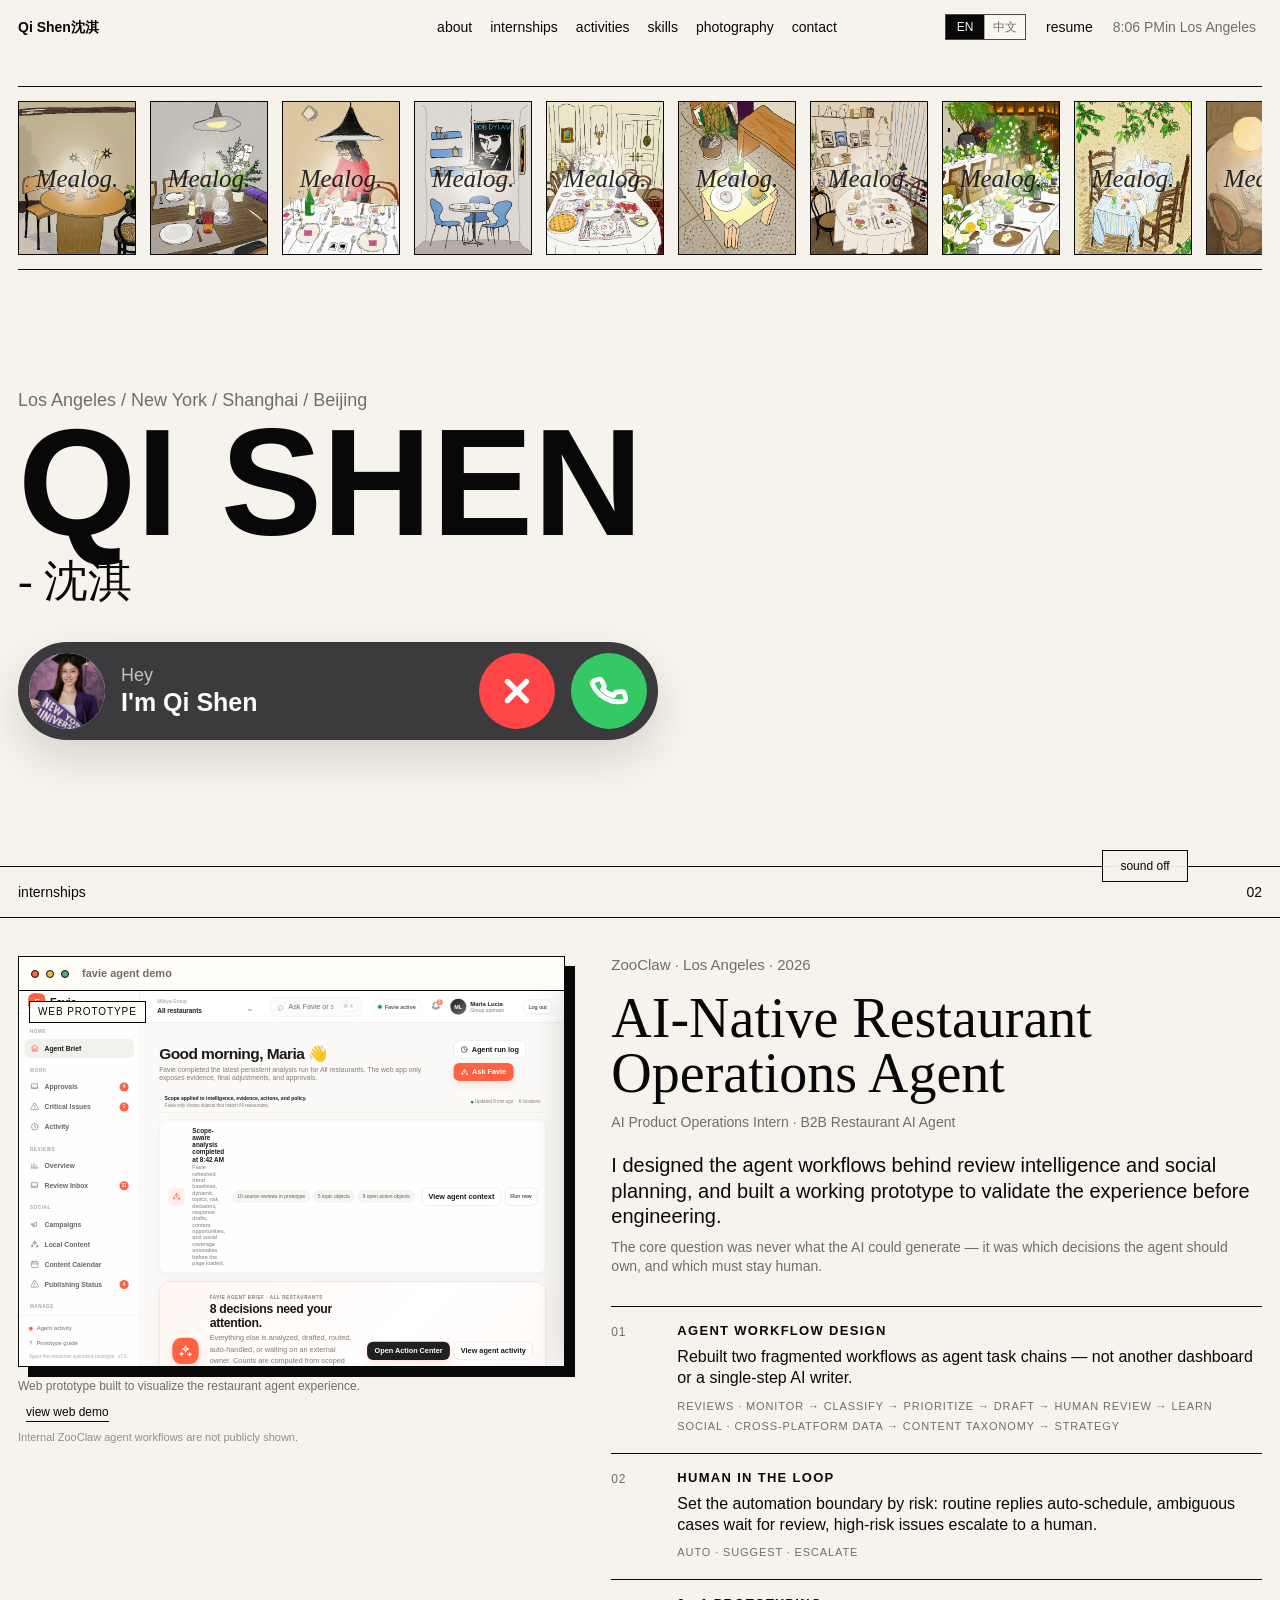
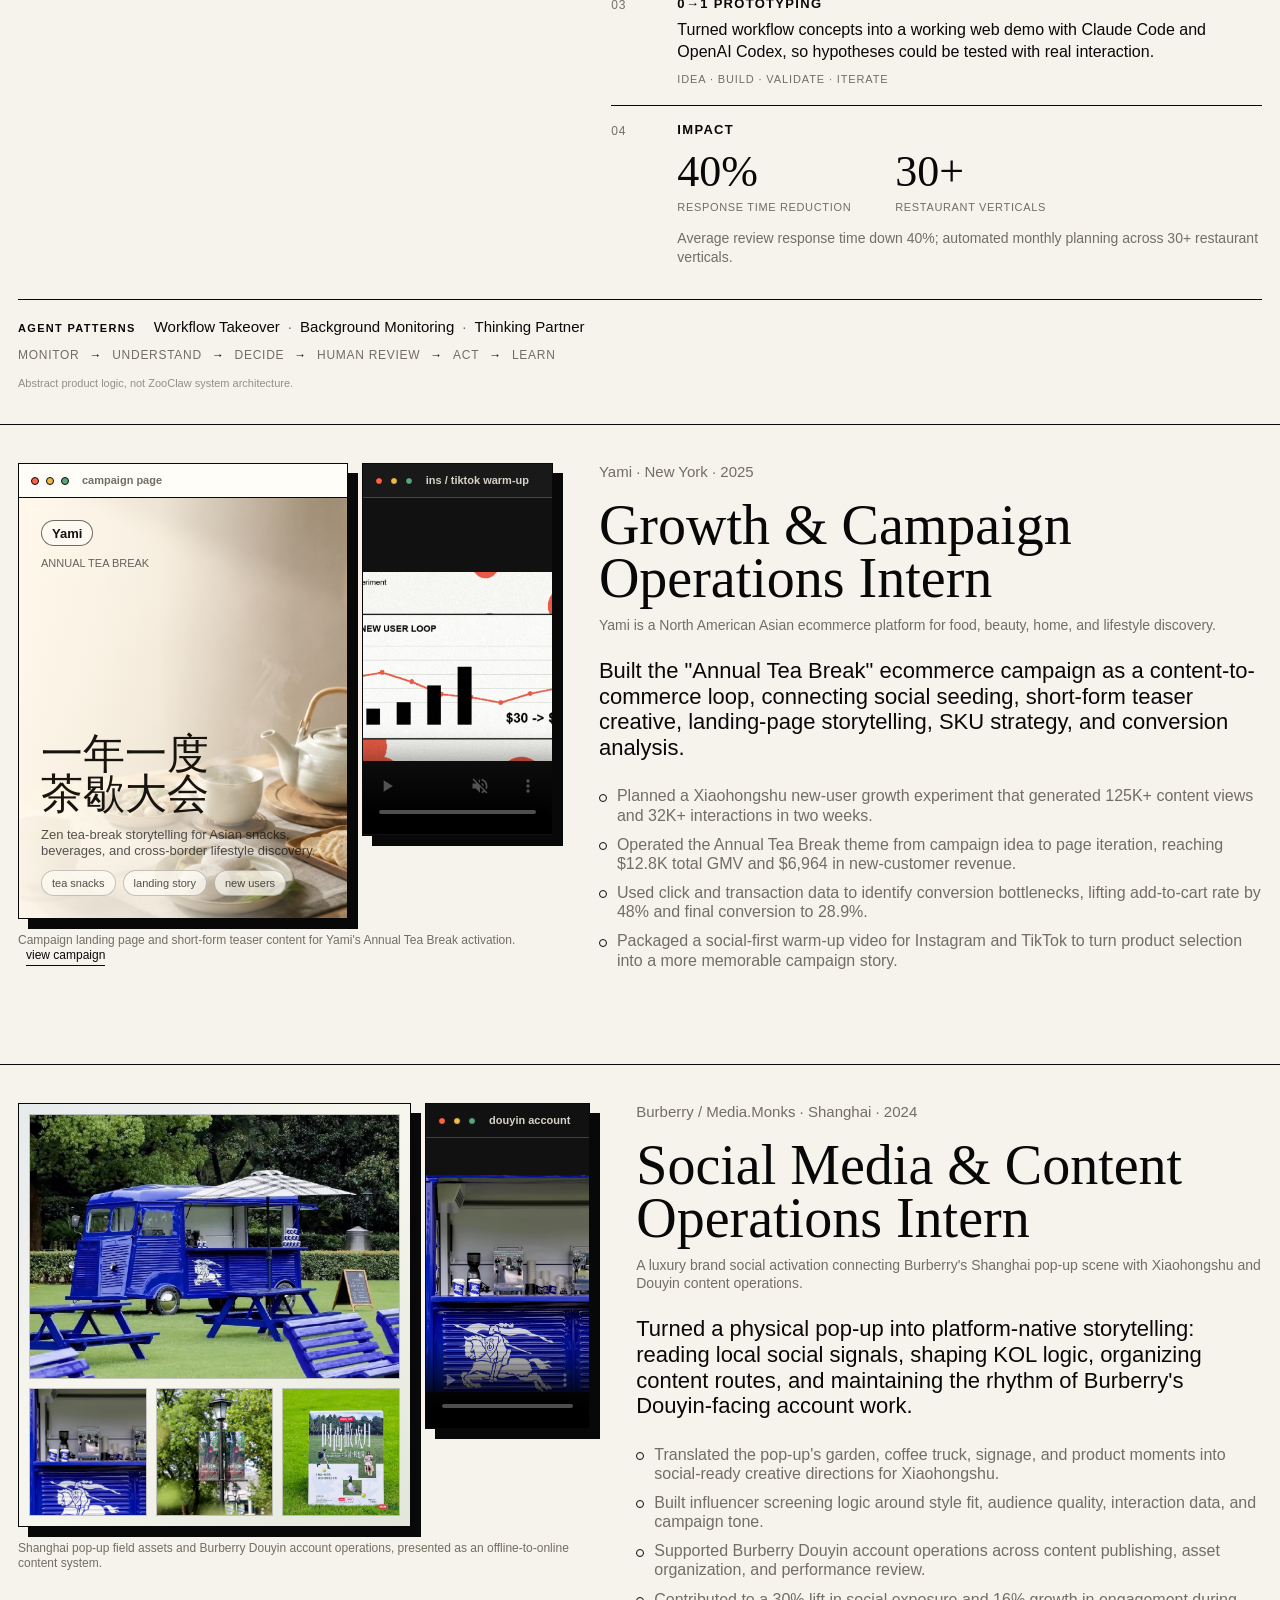
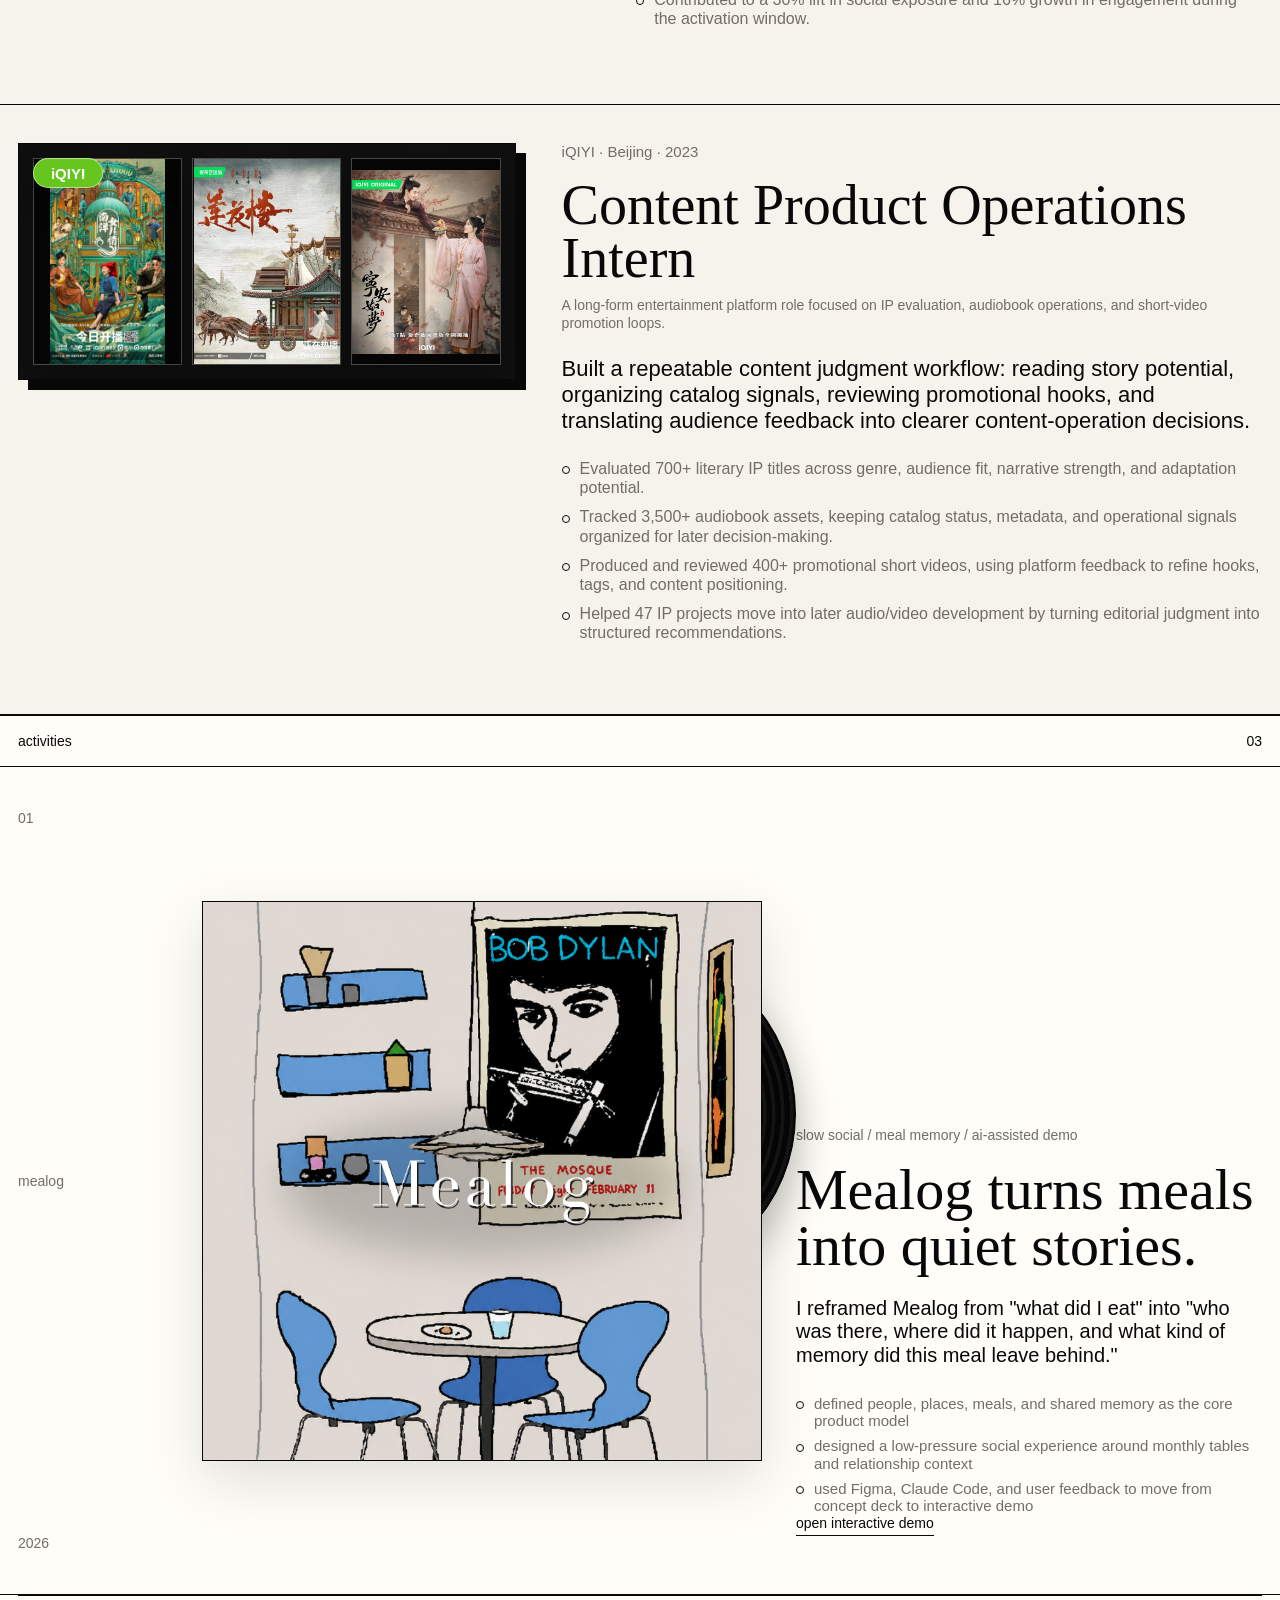
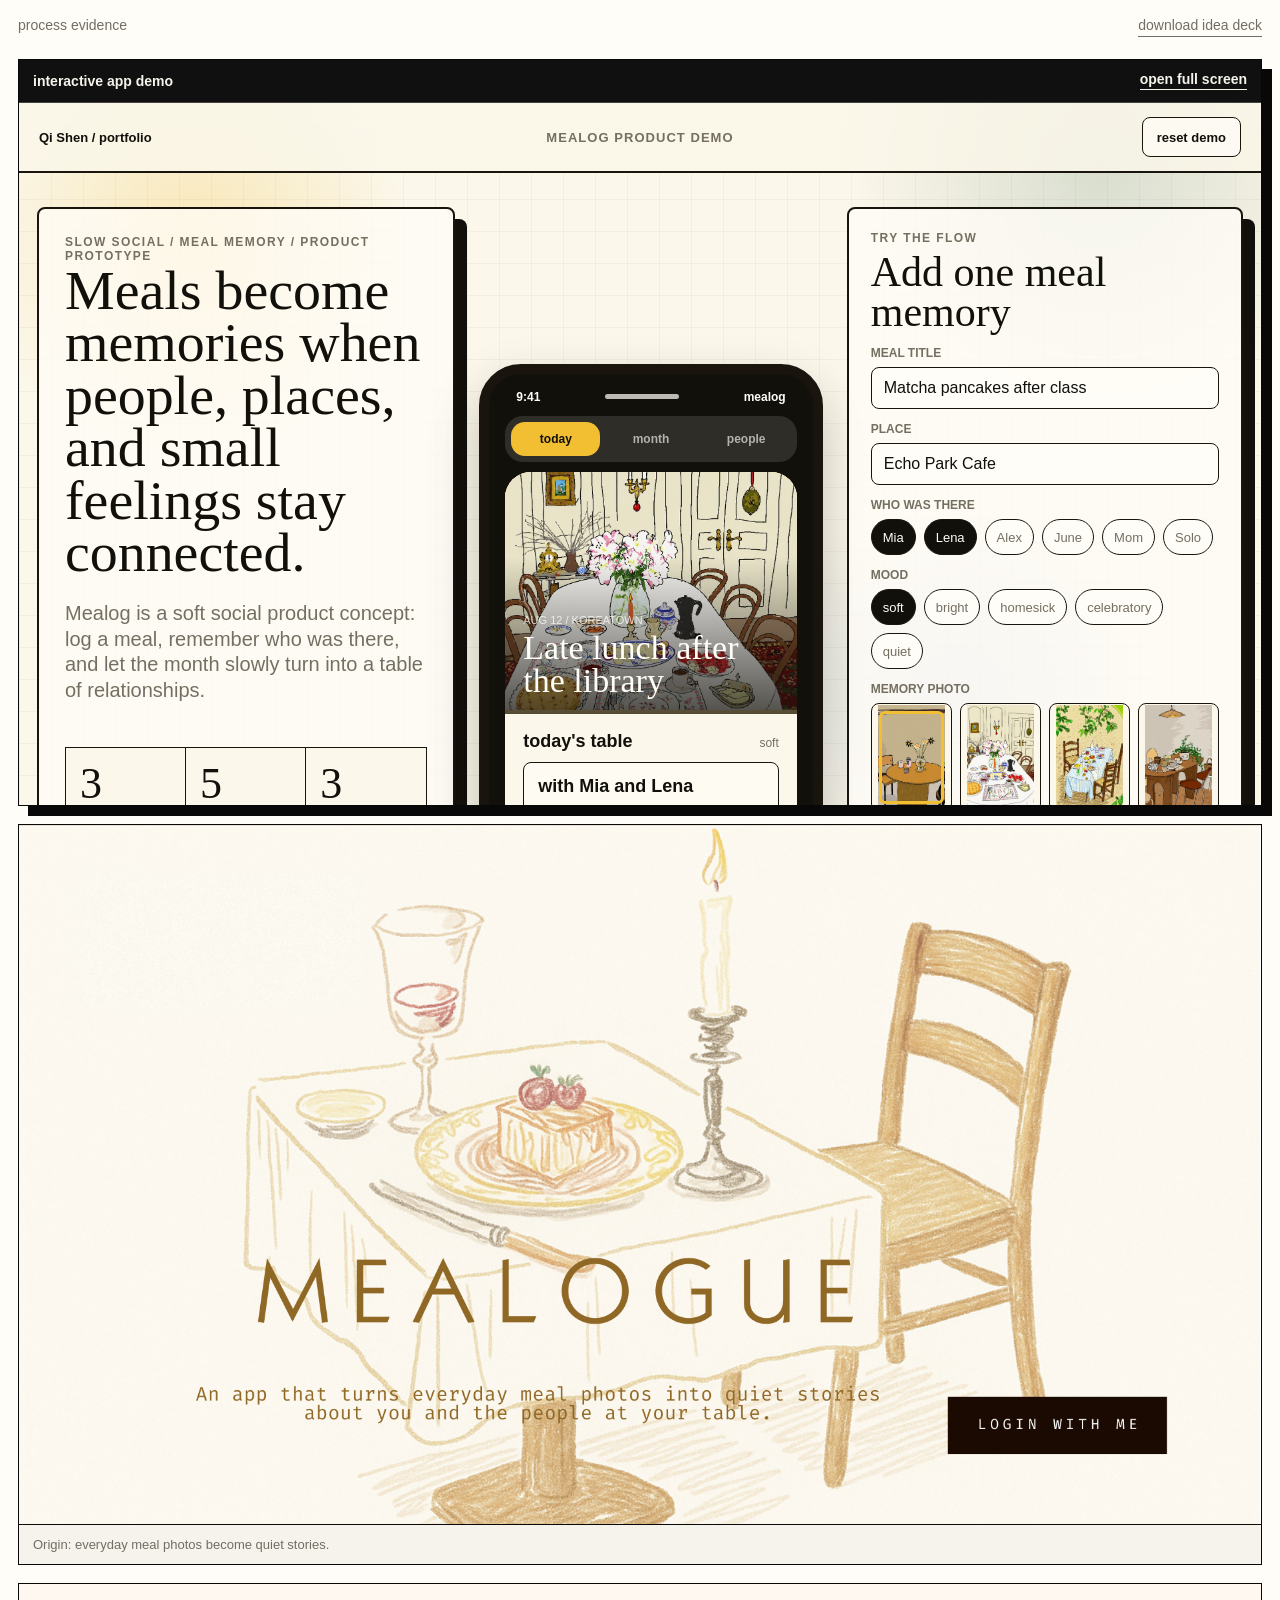
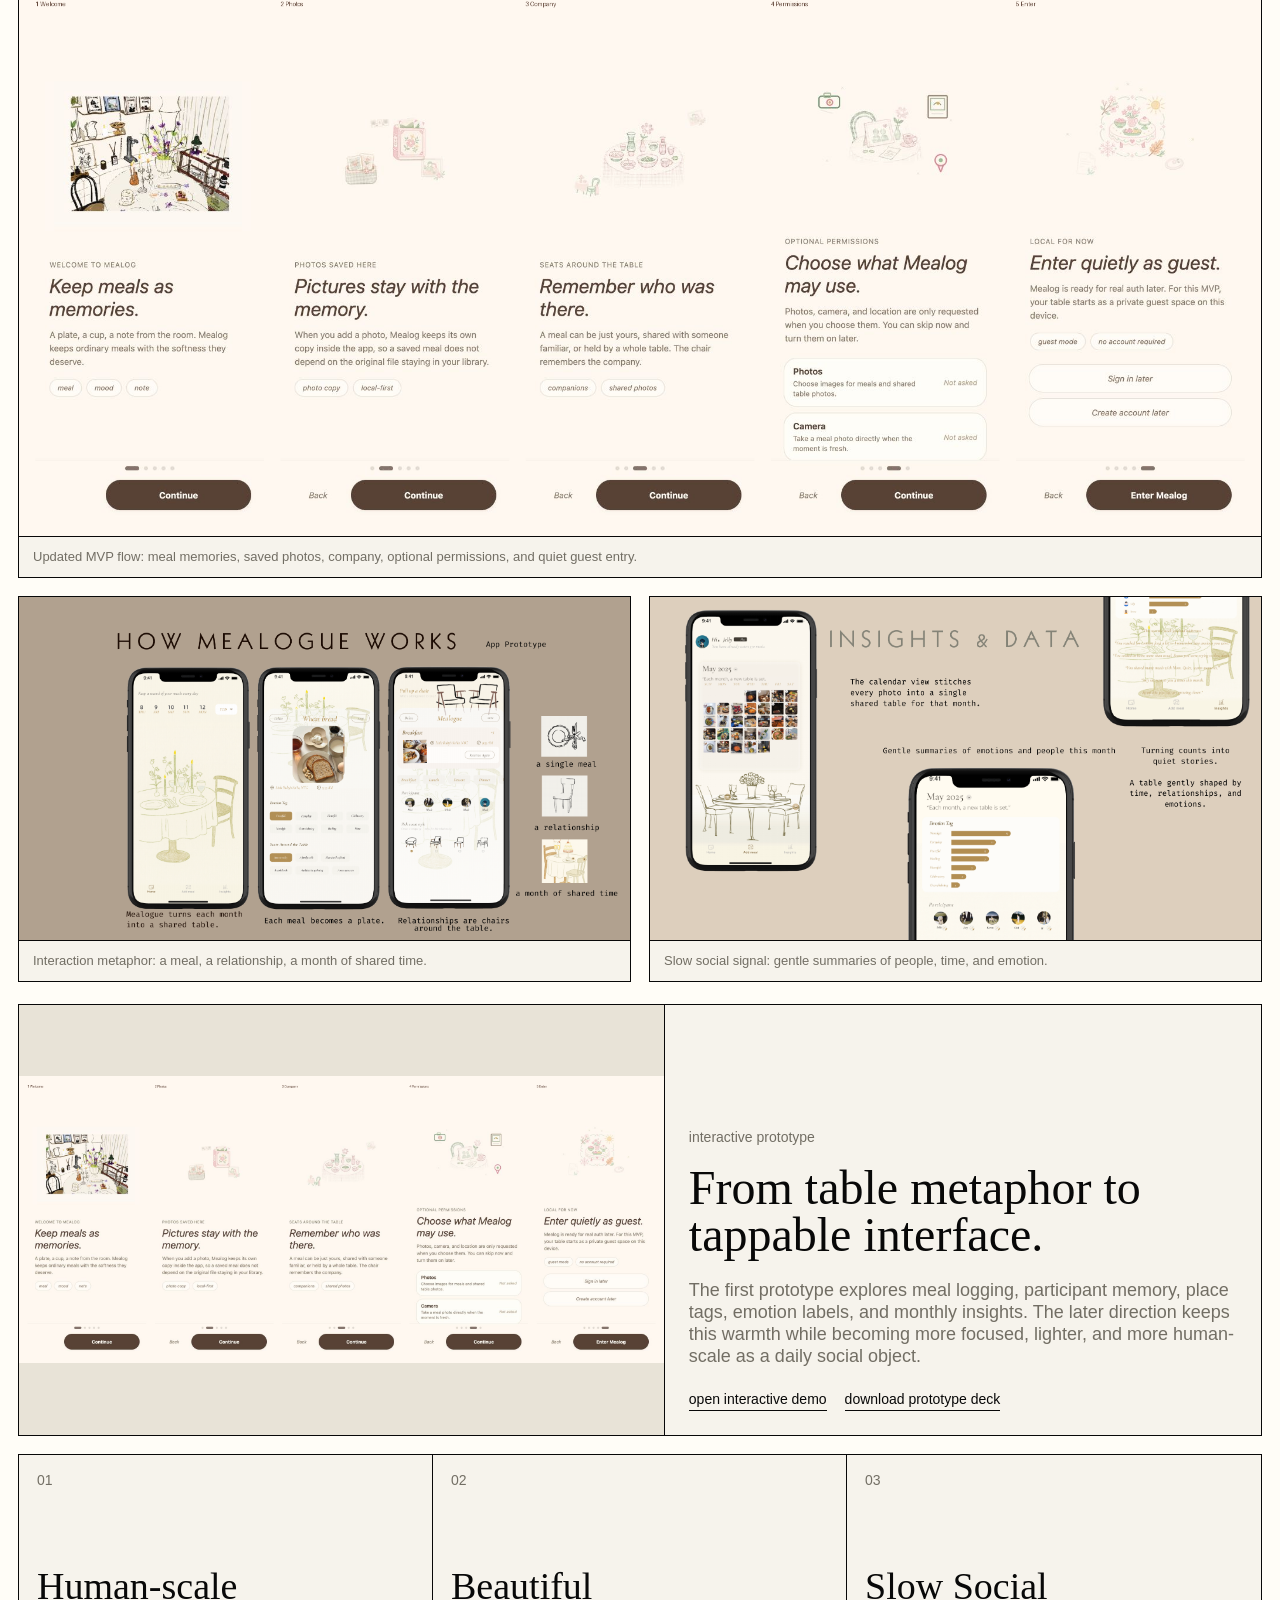
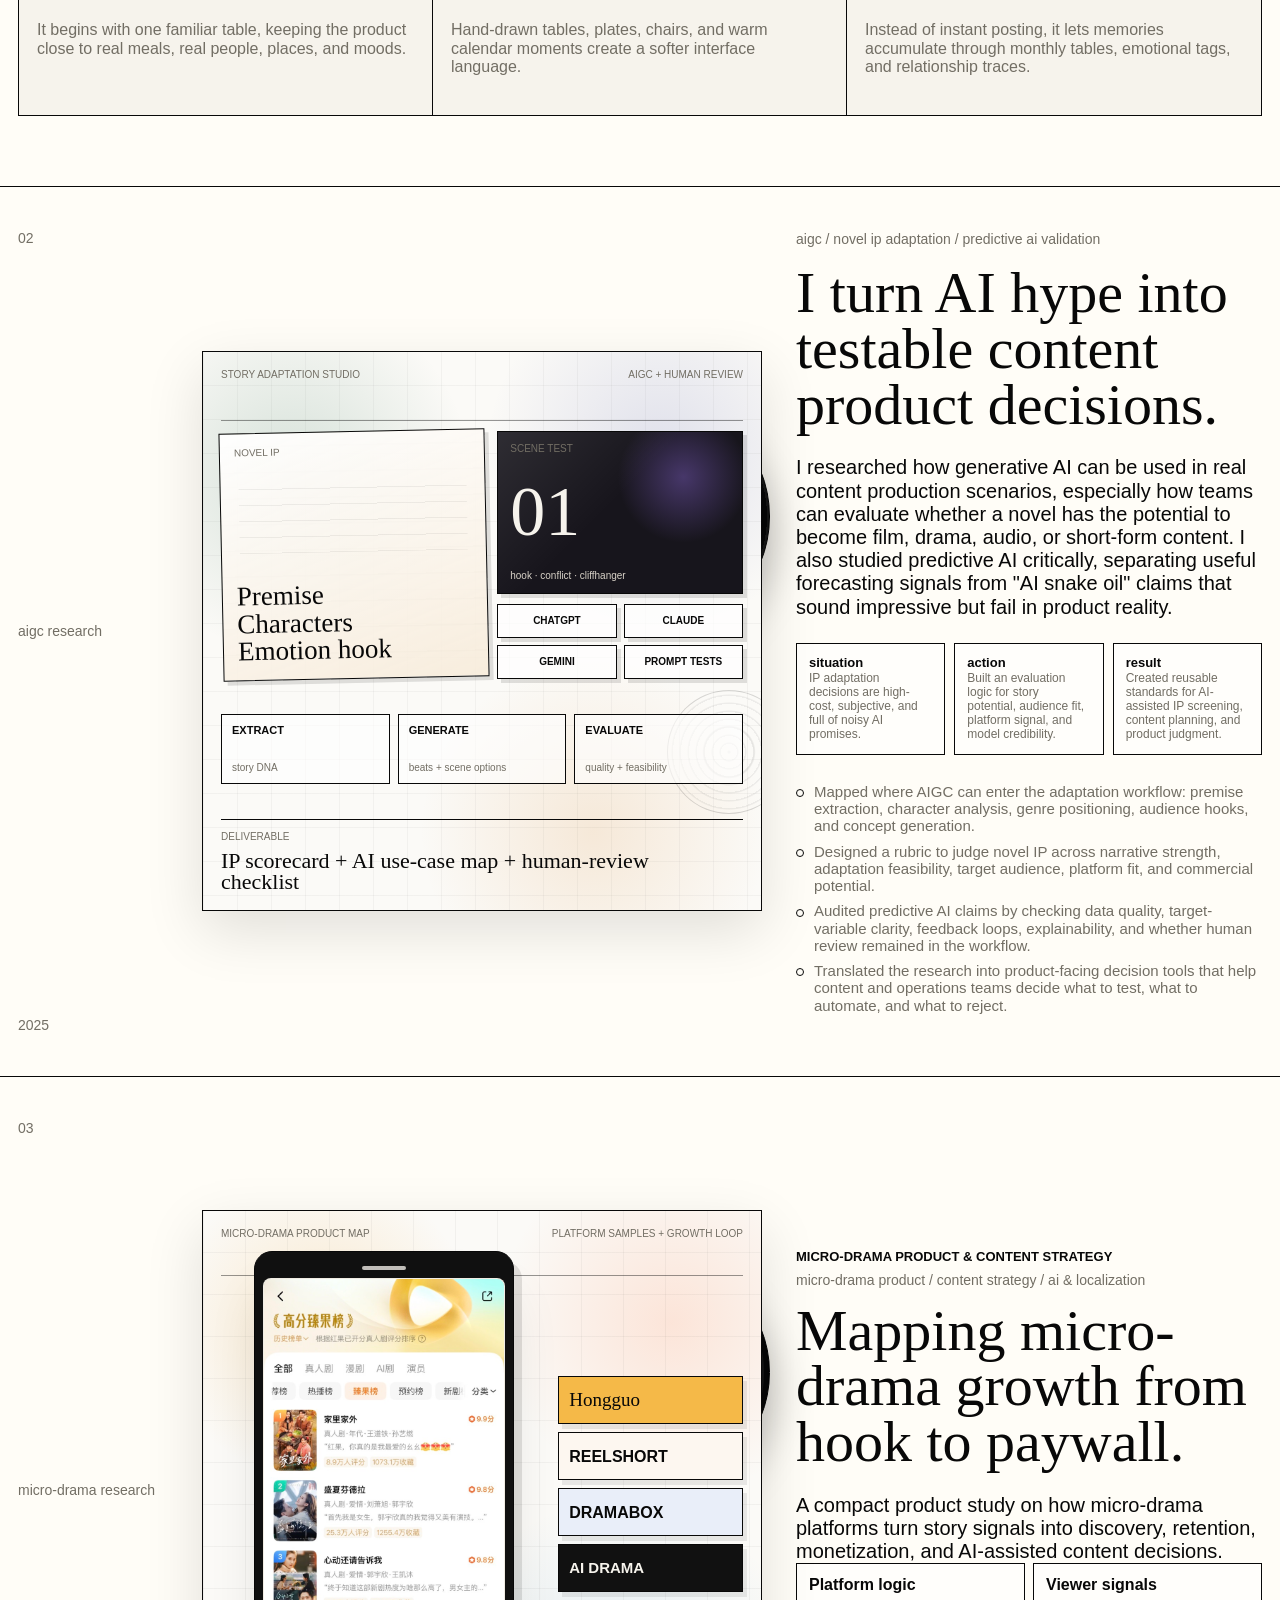
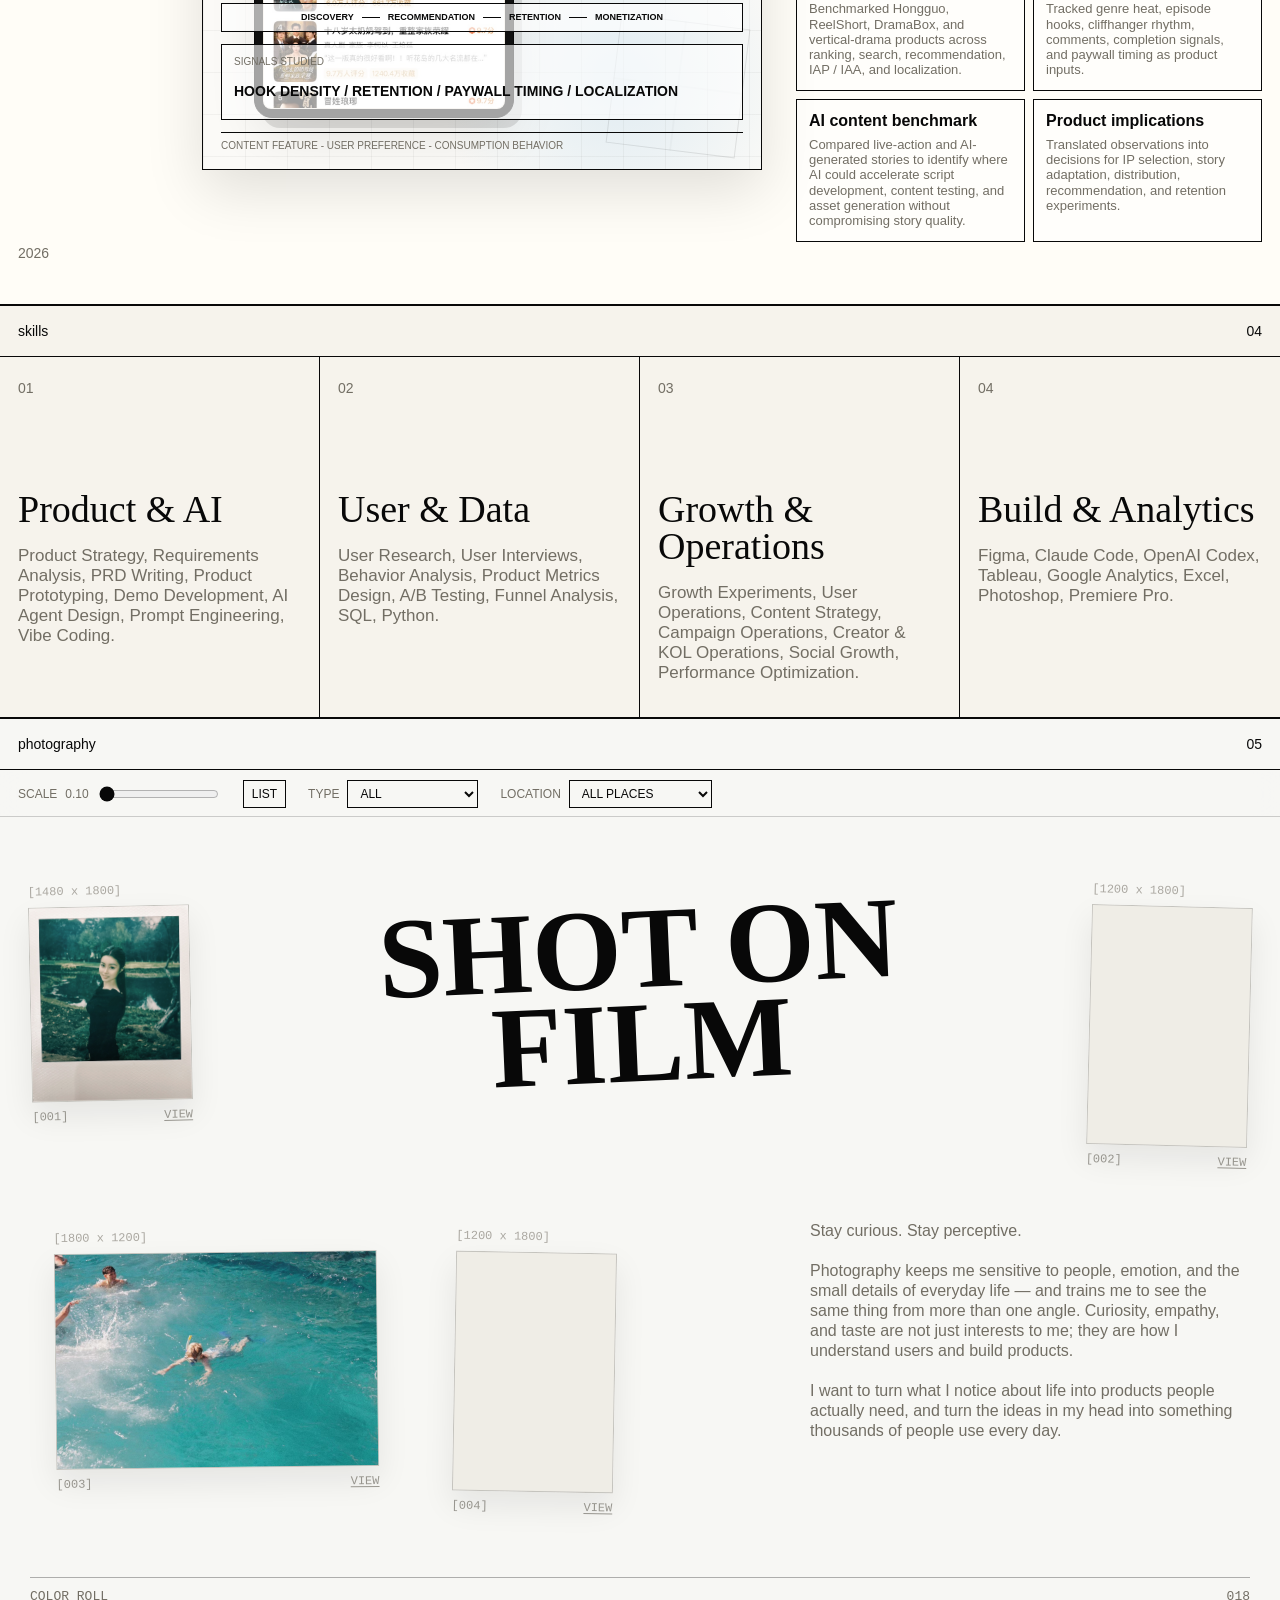
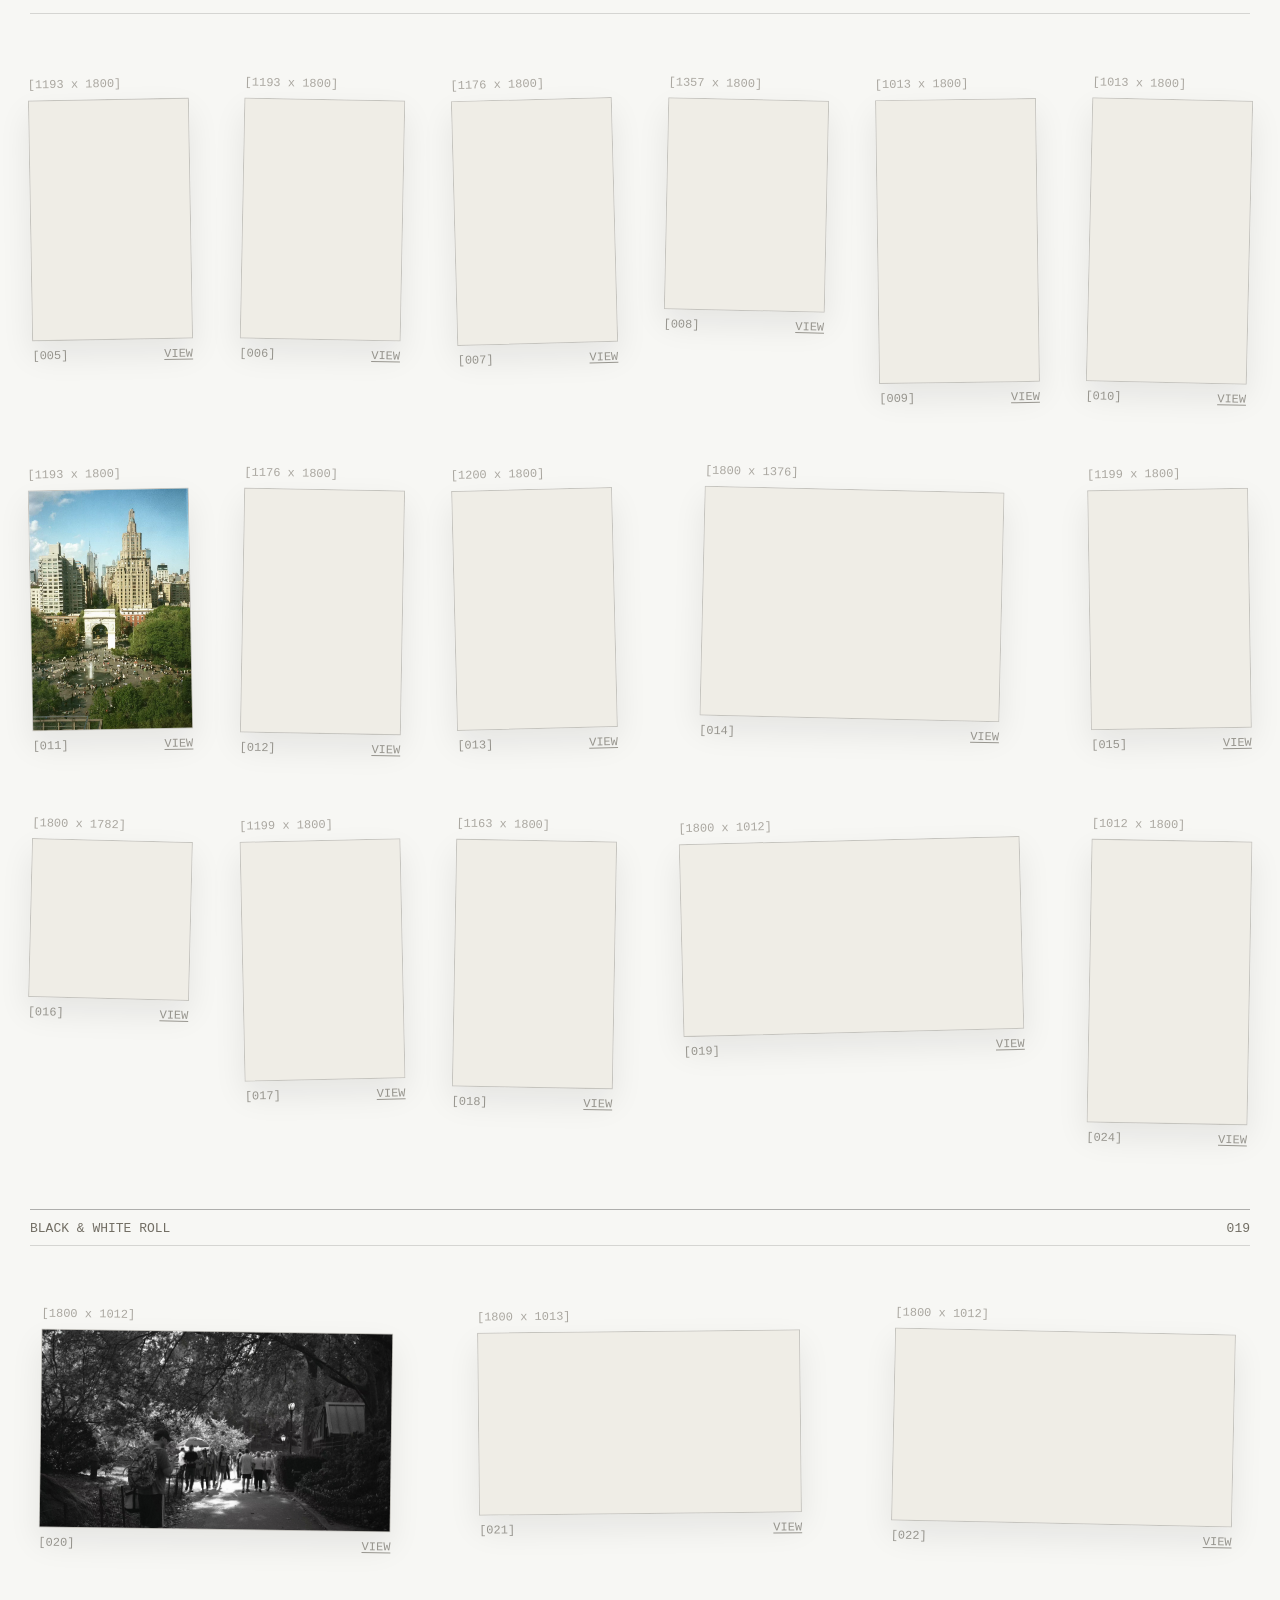
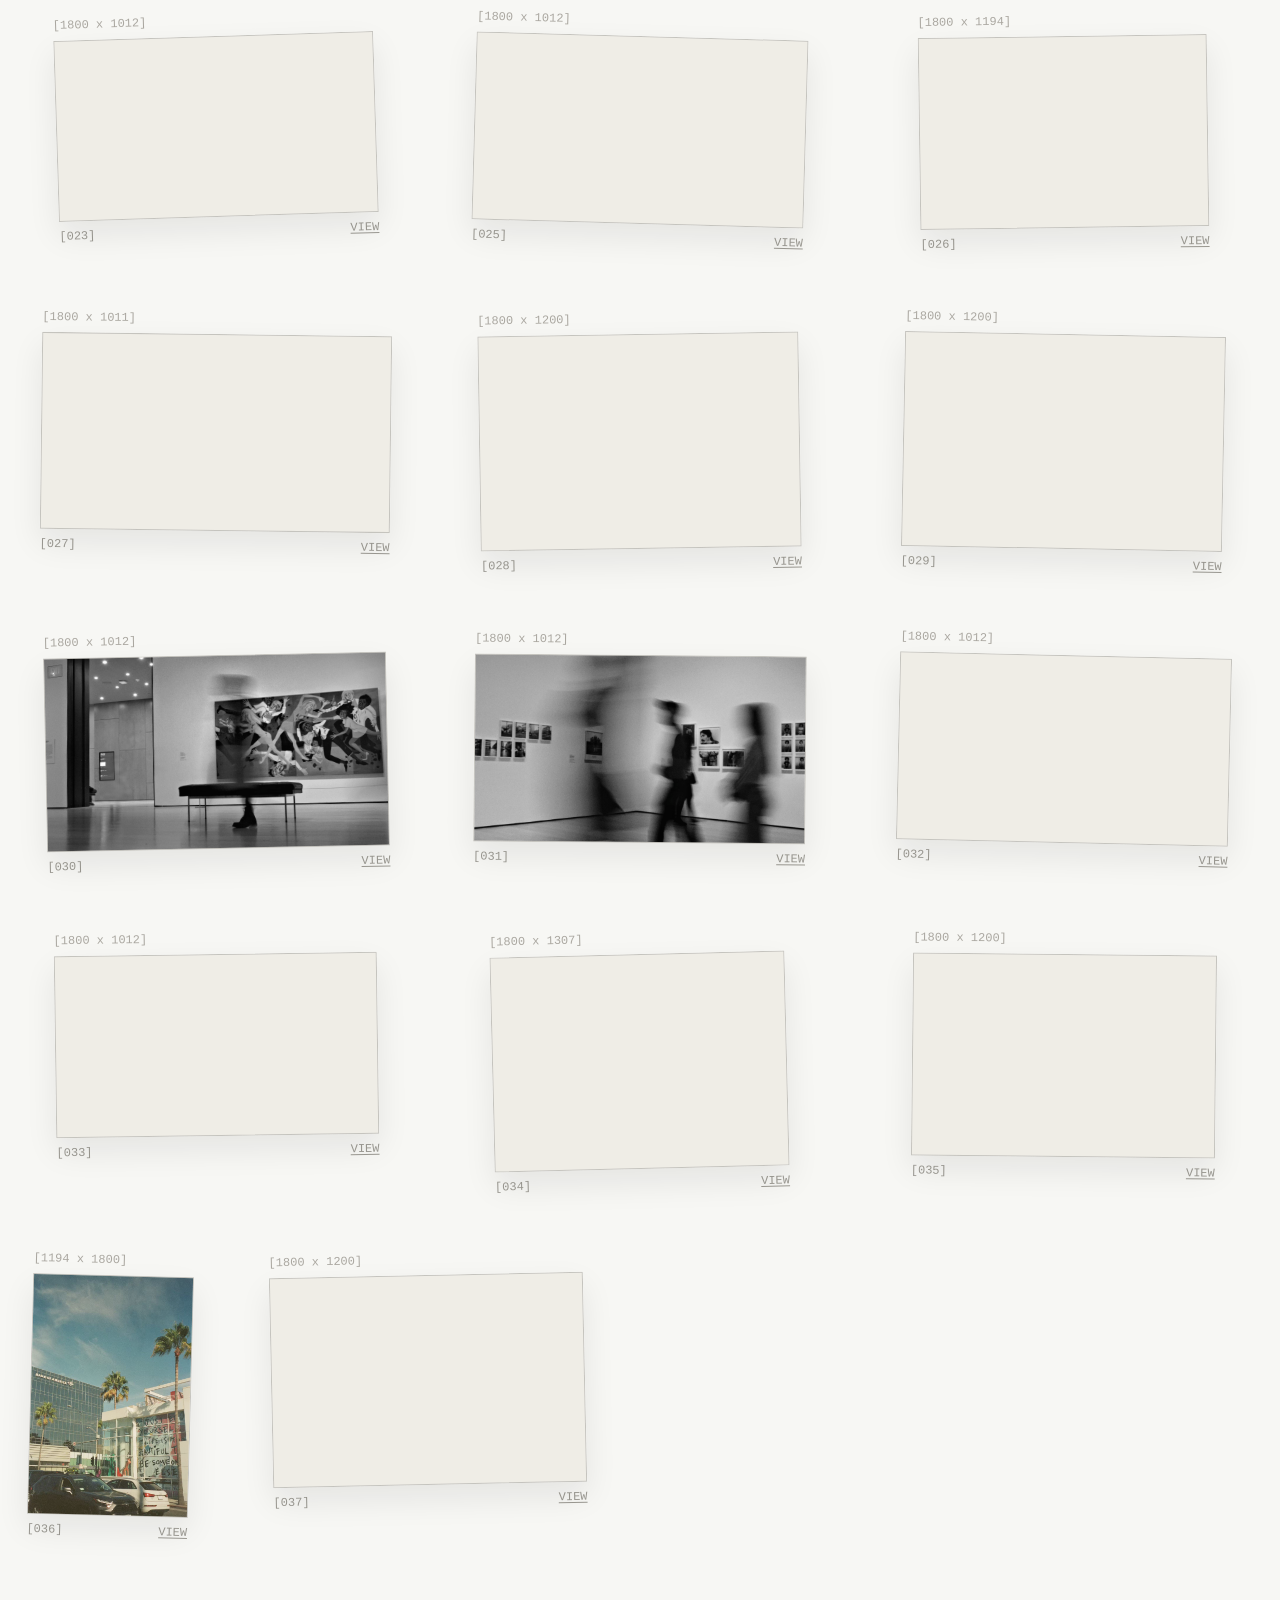
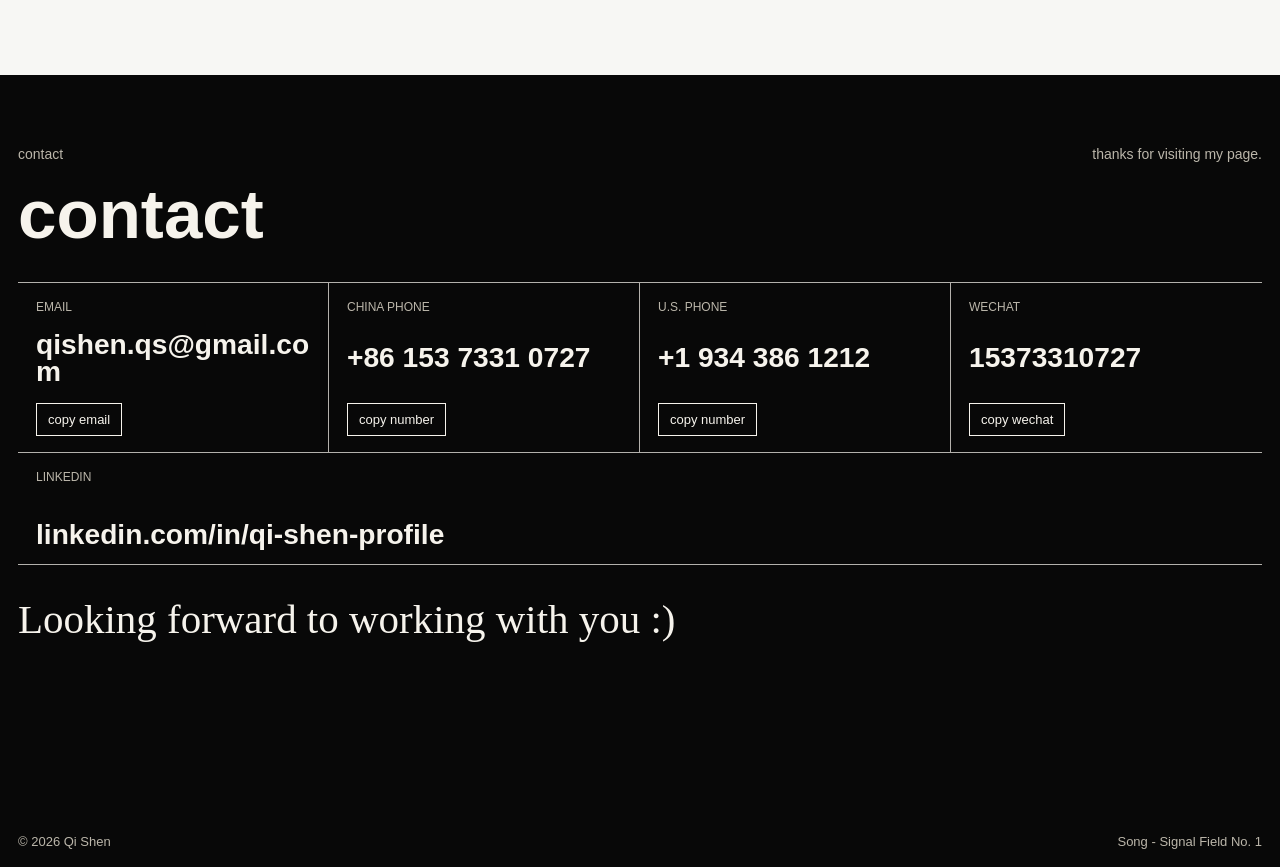
<file: index.html>
<!doctype html>
<html lang="en">
  <head>
    <meta charset="utf-8">
    <meta name="viewport" content="width=device-width, initial-scale=1">
    <title>Qi Shen - Portfolio</title>
    <meta
      name="description"
      content="Qi Shen's portfolio across user insight, content systems, AI workflows, growth experiments, and digital operations."
    >
    <link rel="stylesheet" href="./styles.css?v=41">
    <script>
      /* Set the stored language before first paint so returning visitors never see a flash. */
      (function () {
        var root = document.documentElement;
        var lang = "en";
        try {
          var stored = window.localStorage.getItem("portfolio-lang");
          if (stored === "zh" || stored === "en") lang = stored;
        } catch (error) {
          lang = "en";
        }
        root.setAttribute("data-lang", lang);
        if (lang === "zh") root.setAttribute("data-lang-pending", "");
        window.setTimeout(function () {
          root.removeAttribute("data-lang-pending");
        }, 1500);
      })();
    </script>
  </head>
  <body>
    <audio id="site-audio" src="./assets/signal-field.wav" preload="auto" loop autoplay></audio>

    <button class="sound-toggle" type="button" aria-label="Toggle soundtrack" aria-pressed="false">
      sound off
    </button>

    <header class="topbar">
      <a class="brand" href="#home">Qi Shen沈淇</a>
      <nav class="primary-nav" aria-label="Main navigation">
        <a href="#about">about</a>
        <a href="#internship">internships</a>
        <a href="#activities">activities</a>
        <a href="#skills">skills</a>
        <a href="#photography">photography</a>
        <a href="#contact">contact</a>
      </nav>
      <div class="header-actions">
        <div class="lang-switch" role="group" aria-label="Language">
          <button class="lang-option is-active" type="button" data-lang-option="en" aria-pressed="true">EN</button>
          <button class="lang-option" type="button" data-lang-option="zh" aria-pressed="false">中文</button>
        </div>
        <details class="resume-menu">
          <summary>resume</summary>
          <div class="resume-panel">
            <a href="./assets/Qi-Shen-Resume-CN.pdf" download>Chinese resume</a>
            <a href="./assets/Qi-Shen-Resume-EN.pdf" download>English resume</a>
          </div>
        </details>
        <span class="local-clock"><span id="la-time">--:--</span> in Los Angeles</span>
      </div>
    </header>

    <main id="home">
      <section class="hero" aria-label="Qi Shen introduction">
        <div class="ticker" aria-hidden="true">
          <div class="ticker-track">
            <figure class="ticker-frame"><img src="./assets/mealog-ticker-01.jpg" alt=""><figcaption>Mealog.</figcaption></figure>
            <figure class="ticker-frame"><img src="./assets/mealog-ticker-02.jpg" alt=""><figcaption>Mealog.</figcaption></figure>
            <figure class="ticker-frame"><img src="./assets/mealog-ticker-03.jpg" alt=""><figcaption>Mealog.</figcaption></figure>
            <figure class="ticker-frame"><img src="./assets/mealog-ticker-04.jpg" alt=""><figcaption>Mealog.</figcaption></figure>
            <figure class="ticker-frame"><img src="./assets/mealog-ticker-05.jpg" alt=""><figcaption>Mealog.</figcaption></figure>
            <figure class="ticker-frame"><img src="./assets/mealog-ticker-06.jpg" alt=""><figcaption>Mealog.</figcaption></figure>
            <figure class="ticker-frame"><img src="./assets/mealog-ticker-07.jpg" alt=""><figcaption>Mealog.</figcaption></figure>
            <figure class="ticker-frame"><img src="./assets/mealog-ticker-08.jpg" alt=""><figcaption>Mealog.</figcaption></figure>
            <figure class="ticker-frame"><img src="./assets/mealog-ticker-09.jpg" alt=""><figcaption>Mealog.</figcaption></figure>
            <figure class="ticker-frame"><img src="./assets/mealog-ticker-10.jpg" alt=""><figcaption>Mealog.</figcaption></figure>
            <figure class="ticker-frame"><img src="./assets/mealog-ticker-11.jpg" alt=""><figcaption>Mealog.</figcaption></figure>
            <figure class="ticker-frame"><img src="./assets/mealog-ticker-12.jpg" alt=""><figcaption>Mealog.</figcaption></figure>
            <figure class="ticker-frame"><img src="./assets/mealog-ticker-13.jpg" alt=""><figcaption>Mealog.</figcaption></figure>
            <figure class="ticker-frame"><img src="./assets/mealog-ticker-14.jpg" alt=""><figcaption>Mealog.</figcaption></figure>
            <figure class="ticker-frame"><img src="./assets/mealog-ticker-01.jpg" alt=""><figcaption>Mealog.</figcaption></figure>
            <figure class="ticker-frame"><img src="./assets/mealog-ticker-02.jpg" alt=""><figcaption>Mealog.</figcaption></figure>
            <figure class="ticker-frame"><img src="./assets/mealog-ticker-03.jpg" alt=""><figcaption>Mealog.</figcaption></figure>
            <figure class="ticker-frame"><img src="./assets/mealog-ticker-04.jpg" alt=""><figcaption>Mealog.</figcaption></figure>
            <figure class="ticker-frame"><img src="./assets/mealog-ticker-05.jpg" alt=""><figcaption>Mealog.</figcaption></figure>
            <figure class="ticker-frame"><img src="./assets/mealog-ticker-06.jpg" alt=""><figcaption>Mealog.</figcaption></figure>
            <figure class="ticker-frame"><img src="./assets/mealog-ticker-07.jpg" alt=""><figcaption>Mealog.</figcaption></figure>
            <figure class="ticker-frame"><img src="./assets/mealog-ticker-08.jpg" alt=""><figcaption>Mealog.</figcaption></figure>
            <figure class="ticker-frame"><img src="./assets/mealog-ticker-09.jpg" alt=""><figcaption>Mealog.</figcaption></figure>
            <figure class="ticker-frame"><img src="./assets/mealog-ticker-10.jpg" alt=""><figcaption>Mealog.</figcaption></figure>
            <figure class="ticker-frame"><img src="./assets/mealog-ticker-11.jpg" alt=""><figcaption>Mealog.</figcaption></figure>
            <figure class="ticker-frame"><img src="./assets/mealog-ticker-12.jpg" alt=""><figcaption>Mealog.</figcaption></figure>
            <figure class="ticker-frame"><img src="./assets/mealog-ticker-13.jpg" alt=""><figcaption>Mealog.</figcaption></figure>
            <figure class="ticker-frame"><img src="./assets/mealog-ticker-14.jpg" alt=""><figcaption>Mealog.</figcaption></figure>
          </div>
        </div>

        <div class="hero-copy">
          <p class="place">Los Angeles / New York / Shanghai / Beijing</p>
          <h1>Qi Shen</h1>
          <p class="cn-name">- 沈淇</p>
          <div class="call-shell" id="about" aria-label="Qi Shen about me call">
            <div class="call-card">
              <img class="call-avatar" src="./assets/qi-shen-grad-portrait.jpg" alt="Qi Shen portrait">
              <div class="call-text">
                <span>Hey</span>
                <strong>I'm Qi Shen</strong>
              </div>
              <button class="call-button call-decline" type="button" aria-label="Hide introduction">
                <svg aria-hidden="true" viewBox="0 0 24 24">
                  <path d="M18 6 6 18M6 6l12 12"></path>
                </svg>
              </button>
              <button class="call-button call-accept" type="button" aria-label="Show introduction" aria-controls="intro-note" aria-expanded="false">
                <svg aria-hidden="true" viewBox="0 0 24 24">
                  <path d="M22 16.92v3a2 2 0 0 1-2.18 2 19.8 19.8 0 0 1-8.63-3.07 19.5 19.5 0 0 1-6-6A19.8 19.8 0 0 1 2.12 4.18 2 2 0 0 1 4.11 2h3a2 2 0 0 1 2 1.72c.12.92.33 1.82.62 2.68a2 2 0 0 1-.45 2.11L8.01 9.78a16 16 0 0 0 6.21 6.21l1.27-1.27a2 2 0 0 1 2.11-.45c.86.29 1.76.5 2.68.62A2 2 0 0 1 22 16.92z"></path>
                </svg>
              </button>
            </div>
            <article class="intro-note" id="intro-note" hidden>
              <figure class="intro-portrait">
                <img src="./assets/qi-shen-grad-portrait.jpg" alt="Qi Shen graduation portrait">
                <figcaption>
                  <span>qi shen / 沈淇</span>
                  <small>curious observer · product thinker</small>
                </figcaption>
              </figure>
              <div class="intro-copy">
                <div class="intro-welcome">
                  <p class="intro-kicker">Hey, welcome to</p>
                  <h2>Shen Qi's Curious Page.</h2>
                  <p class="intro-tags">PEOPLE · CONTENT · DATA · TASTE · CURIOSITY</p>
                </div>
                <div class="intro-strengths" aria-label="Core strengths">
                  <article class="intro-strength">
                    <span>01</span>
                    <h3>User &amp; Content Insight</h3>
                    <p>Find the signals that actually matter inside behavior, content, and context.</p>
                    <small>USER BEHAVIOR · CONTENT SENSE · EMPATHY</small>
                  </article>
                  <article class="intro-strength">
                    <span>02</span>
                    <h3>Strategic Judgment</h3>
                    <p>Move from "what happened" to "why, and what we do next".</p>
                    <small>DATA · PATTERN · DECISION</small>
                  </article>
                  <article class="intro-strength">
                    <span>03</span>
                    <h3>Planning &amp; Execution</h3>
                    <p>Turn vague ideas into plans, experiments, and results that actually happen.</p>
                    <small>EXPERIMENT · EXECUTION · ITERATION</small>
                  </article>
                </div>
              </div>
            </article>
          </div>
        </div>
      </section>

      <section class="internship section-block" id="internship" aria-label="Internship experience">
        <div class="section-heading">
          <p>Internships</p>
          <span>02</span>
        </div>
        <div class="experience-list">
          <article class="experience-card is-featured is-zooclaw">
            <figure class="experience-visual zoo-visual">
              <div class="demo-window" aria-label="Favie restaurant AI agent web prototype preview">
                <div class="demo-window-bar" aria-hidden="true">
                  <span></span>
                  <span></span>
                  <span></span>
                  <strong>favie agent demo</strong>
                </div>
                <div class="demo-window-screen">
                  <iframe src="./assets/favie-agent-demo.html" title="Favie restaurant AI agent web prototype" loading="lazy"></iframe>
                  <span class="demo-flag">Web prototype</span>
                </div>
              </div>
              <figcaption>
                <span class="zoo-caption">Web prototype built to visualize the restaurant agent experience.</span>
                <a class="zoo-demo-link" href="./assets/favie-agent-demo.html" target="_blank" rel="noopener">view web demo</a>
                <span class="zoo-confidential">Internal ZooClaw agent workflows are not publicly shown.</span>
              </figcaption>
            </figure>

            <div class="zoo-head">
              <p class="experience-meta">ZooClaw · Los Angeles · 2026</p>
              <h2>AI-Native Restaurant<br>Operations Agent</h2>
              <p class="zoo-role">AI Product Operations Intern · B2B Restaurant AI Agent</p>
              <p class="zoo-overview">I designed the agent workflows behind review intelligence and social planning, and built a working prototype to validate the experience before engineering.</p>
              <p class="zoo-overview-sub">The core question was never what the AI could generate — it was which decisions the agent should own, and which must stay human.</p>
            </div>

            <div class="zoo-blocks">
              <article class="zoo-block">
                <span class="zoo-block-index">01</span>
                <div>
                  <h3>Agent Workflow Design</h3>
                  <p>Rebuilt two fragmented workflows as agent task chains — not another dashboard or a single-step AI writer.</p>
                  <small>Reviews · monitor → classify → prioritize → draft → human review → learn</small>
                  <small>Social · cross-platform data → content taxonomy → strategy</small>
                </div>
              </article>
              <article class="zoo-block">
                <span class="zoo-block-index">02</span>
                <div>
                  <h3>Human in the Loop</h3>
                  <p>Set the automation boundary by risk: routine replies auto-schedule, ambiguous cases wait for review, high-risk issues escalate to a human.</p>
                  <small>Auto · Suggest · Escalate</small>
                </div>
              </article>
              <article class="zoo-block">
                <span class="zoo-block-index">03</span>
                <div>
                  <h3>0→1 Prototyping</h3>
                  <p>Turned workflow concepts into a working web demo with Claude Code and OpenAI Codex, so hypotheses could be tested with real interaction.</p>
                  <small>Idea · Build · Validate · Iterate</small>
                </div>
              </article>
              <article class="zoo-block zoo-block-impact">
                <span class="zoo-block-index">04</span>
                <div>
                  <h3>Impact</h3>
                  <div class="zoo-impact">
                    <span><b>40%</b><small>response time reduction</small></span>
                    <span><b>30+</b><small>restaurant verticals</small></span>
                  </div>
                  <p>Average review response time down 40%; automated monthly planning across 30+ restaurant verticals.</p>
                </div>
              </article>
            </div>

            <div class="zoo-agent-strip">
              <p class="zoo-agent-label">Agent patterns</p>
              <p class="zoo-agent-patterns">Workflow Takeover<i>·</i>Background Monitoring<i>·</i>Thinking Partner</p>
              <p class="zoo-agent-flow"><span>Monitor</span><i>→</i><span>Understand</span><i>→</i><span>Decide</span><i>→</i><span>Human Review</span><i>→</i><span>Act</span><i>→</i><span>Learn</span></p>
              <p class="zoo-agent-disclaimer">Abstract product logic, not ZooClaw system architecture.</p>
            </div>
          </article>

          <article class="experience-card is-commerce" id="yami">
            <figure class="commerce-visual">
              <div class="commerce-browser" aria-label="Yami campaign page preview">
                <div class="demo-window-bar" aria-hidden="true">
                  <span></span>
                  <span></span>
                  <span></span>
                  <strong>campaign page</strong>
                </div>
                <a
                  class="campaign-page-card"
                  href="https://www.yami.com/us/zh/story/pgB89rKVW?type=story"
                  target="_blank"
                  rel="noopener"
                >
                  <img class="campaign-art" src="./assets/yami-tea-break-zen.png" alt="Zen tea-break campaign visual for Yami Annual Tea Break">
                  <span class="yami-wordmark">Yami</span>
                  <span class="commerce-kicker">Annual tea break</span>
                  <strong>一年一度<br>茶歇大会</strong>
                  <p>Zen tea-break storytelling for Asian snacks, beverages, and cross-border lifestyle discovery.</p>
                  <div class="campaign-tags" aria-hidden="true">
                    <span>tea snacks</span>
                    <span>landing story</span>
                    <span>new users</span>
                  </div>
                </a>
              </div>
              <div class="commerce-video-window" aria-label="Yami social warm-up video preview">
                <div class="demo-window-bar" aria-hidden="true">
                  <span></span>
                  <span></span>
                  <span></span>
                  <strong>ins / tiktok warm-up</strong>
                </div>
                <video controls autoplay muted loop playsinline preload="metadata" poster="./assets/cover-commerce-pulse.jpg">
                  <source src="https://raw.githubusercontent.com/qishenqishen/portfolio/main/assets/yami-campaign-warmup.mov">
                </video>
              </div>
              <figcaption>
                Campaign landing page and short-form teaser content for Yami's Annual Tea Break activation.
                <a href="https://www.yami.com/us/zh/story/pgB89rKVW?type=story" target="_blank" rel="noopener">view campaign</a>
              </figcaption>
            </figure>
            <div class="experience-copy">
              <p class="experience-meta">Yami · New York · 2025</p>
              <h2>Growth & Campaign Operations Intern</h2>
              <p class="company-note">
                Yami is a North American Asian ecommerce platform for food, beauty, home, and lifestyle discovery.
              </p>
              <p>
                Built the "Annual Tea Break" ecommerce campaign as a content-to-commerce loop, connecting social seeding, short-form teaser creative, landing-page storytelling, SKU strategy, and conversion analysis.
              </p>
              <ul>
                <li>Planned a Xiaohongshu new-user growth experiment that generated 125K+ content views and 32K+ interactions in two weeks.</li>
                <li>Operated the Annual Tea Break theme from campaign idea to page iteration, reaching $12.8K total GMV and $6,964 in new-customer revenue.</li>
                <li>Used click and transaction data to identify conversion bottlenecks, lifting add-to-cart rate by 48% and final conversion to 28.9%.</li>
                <li>Packaged a social-first warm-up video for Instagram and TikTok to turn product selection into a more memorable campaign story.</li>
              </ul>
            </div>
          </article>

          <article class="experience-card is-burberry" id="burberry">
            <figure class="burberry-visual">
              <div class="burberry-gallery" aria-label="Burberry Shanghai pop-up visual field notes">
                <img class="is-hero" src="./assets/burberry-popup-01.jpg" alt="Burberry blue pop-up truck in a Shanghai garden">
                <img src="./assets/burberry-popup-02.jpg" alt="Burberry branded coffee station detail">
                <img src="./assets/burberry-popup-03.jpg" alt="Burberry Shanghai pop-up lamp post banners">
                <img src="./assets/burberry-popup-04.jpg" alt="Burberry and Xiaohongshu pop-up event poster on the grass">
              </div>
              <div class="burberry-video-window" aria-label="Burberry Douyin account operations video preview">
                <div class="demo-window-bar" aria-hidden="true">
                  <span></span>
                  <span></span>
                  <span></span>
                  <strong>douyin account</strong>
                </div>
                <video controls autoplay muted loop playsinline preload="metadata" poster="./assets/burberry-popup-02.jpg">
                  <source src="./assets/burberry-douyin-ops.mov">
                </video>
              </div>
              <figcaption>
                Shanghai pop-up field assets and Burberry Douyin account operations, presented as an offline-to-online content system.
              </figcaption>
            </figure>
            <div class="experience-copy">
              <p class="experience-meta">Burberry / Media.Monks · Shanghai · 2024</p>
              <h2>Social Media & Content Operations Intern</h2>
              <p class="company-note">
                A luxury brand social activation connecting Burberry's Shanghai pop-up scene with Xiaohongshu and Douyin content operations.
              </p>
              <p>
                Turned a physical pop-up into platform-native storytelling: reading local social signals, shaping KOL logic, organizing content routes, and maintaining the rhythm of Burberry's Douyin-facing account work.
              </p>
              <ul>
                <li>Translated the pop-up's garden, coffee truck, signage, and product moments into social-ready creative directions for Xiaohongshu.</li>
                <li>Built influencer screening logic around style fit, audience quality, interaction data, and campaign tone.</li>
                <li>Supported Burberry Douyin account operations across content publishing, asset organization, and performance review.</li>
                <li>Contributed to a 30% lift in social exposure and 16% growth in engagement during the activation window.</li>
              </ul>
            </div>
          </article>

          <article class="experience-card is-iqiyi" id="iqiyi">
            <figure class="iqiyi-visual">
              <div class="iqiyi-poster-wall" aria-label="iQIYI poster wall">
                <span class="iqiyi-logo-mark">iQIYI</span>
                <div class="iqiyi-poster-grid" aria-label="Chinese iQIYI drama poster references">
                  <a class="iqiyi-poster-card" href="https://www.iq.com/album/%E5%8D%97%E6%B4%8B%E5%A5%B3%E5%84%BF%E6%83%85-2023-yxfeeieidd?lang=zh_cn" target="_blank" rel="noopener">
                    <img src="./assets/iqiyi-poster-nanyang-cn.jpg" alt="iQIYI poster for Sisterhood">
                  </a>
                  <a class="iqiyi-poster-card" href="https://www.iq.com/play/%E8%8E%B2%E8%8A%B1%E6%A5%BC-1v19eayo528?lang=zh_cn" target="_blank" rel="noopener">
                    <img src="./assets/iqiyi-poster-lianhua-cn.jpg" alt="iQIYI poster for Mysterious Lotus Casebook">
                  </a>
                  <a class="iqiyi-poster-card" href="https://www.iq.com/play/%E5%AE%81%E5%AE%89%E5%A6%82%E6%A2%A6-12ahxjxycxo?lang=zh_cn" target="_blank" rel="noopener">
                    <img src="./assets/iqiyi-poster-ningan-cn.jpg" alt="iQIYI poster for Story of Kunning Palace">
                  </a>
                </div>
              </div>
            </figure>
            <div class="experience-copy">
              <p class="experience-meta">iQIYI · Beijing · 2023</p>
              <h2>Content Product Operations Intern</h2>
              <p class="company-note">
                A long-form entertainment platform role focused on IP evaluation, audiobook operations, and short-video promotion loops.
              </p>
              <p>
                Built a repeatable content judgment workflow: reading story potential, organizing catalog signals, reviewing promotional hooks, and translating audience feedback into clearer content-operation decisions.
              </p>
              <ul>
                <li>Evaluated 700+ literary IP titles across genre, audience fit, narrative strength, and adaptation potential.</li>
                <li>Tracked 3,500+ audiobook assets, keeping catalog status, metadata, and operational signals organized for later decision-making.</li>
                <li>Produced and reviewed 400+ promotional short videos, using platform feedback to refine hooks, tags, and content positioning.</li>
                <li>Helped 47 IP projects move into later audio/video development by turning editorial judgment into structured recommendations.</li>
              </ul>
            </div>
          </article>
        </div>
      </section>

      <section class="activities section-block" id="activities" aria-label="Project and activity experience">
        <div class="section-heading">
          <p>Activities</p>
          <span>03</span>
        </div>

        <article class="record is-lead" id="activity-01">
          <div class="record-meta">
            <span>01</span>
            <span>Mealog</span>
            <span>2026</span>
          </div>
          <figure class="sleeve">
            <img src="./assets/cover-mealog-cafe.png?v=2" alt="Mealog cafe record cover">
            <span class="vinyl" aria-hidden="true"></span>
          </figure>
          <div class="record-copy">
            <p class="eyebrow">slow social / meal memory / AI-assisted demo</p>
            <h2>Mealog turns meals into quiet stories.</h2>
            <p>
              I reframed Mealog from "what did I eat" into "who was there, where did it happen, and what kind of memory did this meal leave behind."
            </p>
            <ol>
              <li>defined people, places, meals, and shared memory as the core product model</li>
              <li>designed a low-pressure social experience around monthly tables and relationship context</li>
              <li>used Figma, Claude Code, and user feedback to move from concept deck to interactive demo</li>
            </ol>
            <a class="prototype-link" href="./mealog-demo/demo.html" target="_blank" rel="noopener">open interactive demo</a>
          </div>
        </article>

        <section class="mealog-case" aria-label="Mealog concept deck and prototype">
          <div class="mealog-case-heading">
            <p>process evidence</p>
            <a href="./assets/mealog-idea-deck.pdf" download>download idea deck</a>
          </div>
          <div class="mealog-showcase">
            <article class="mealog-live-demo" aria-label="Embedded Mealog interactive app demo">
              <div class="mealog-live-demo-bar">
                <span>interactive app demo</span>
                <a href="./mealog-demo/demo.html" target="_blank" rel="noopener">open full screen</a>
              </div>
              <iframe src="./mealog-demo/demo.html" title="Mealog interactive app demo" loading="lazy"></iframe>
            </article>
            <figure class="mealog-frame is-large">
              <img src="./assets/mealog-deck-1-clean.png" alt="Mealog concept deck cover">
              <figcaption>Origin: everyday meal photos become quiet stories.</figcaption>
            </figure>
            <figure class="mealog-frame is-large is-panorama">
              <img src="./assets/mealog-onboarding-flow.png" alt="Mealog onboarding flow screens">
              <figcaption>Updated MVP flow: meal memories, saved photos, company, optional permissions, and quiet guest entry.</figcaption>
            </figure>
            <figure class="mealog-frame">
              <img src="./assets/mealog-deck-3.png" alt="Mealog prototype explanation with phone screens">
              <figcaption>Interaction metaphor: a meal, a relationship, a month of shared time.</figcaption>
            </figure>
            <figure class="mealog-frame">
              <img src="./assets/mealog-deck-4.png" alt="Mealog insights and data screens">
              <figcaption>Slow social signal: gentle summaries of people, time, and emotion.</figcaption>
            </figure>
            <article class="prototype-card">
              <figure class="prototype-still">
                <img src="./assets/mealog-onboarding-flow.png" alt="Mealog interactive prototype flow">
              </figure>
              <div>
                <p class="eyebrow">interactive prototype</p>
                <h3>From table metaphor to tappable interface.</h3>
                <p>
                  The first prototype explores meal logging, participant memory, place tags, emotion labels, and monthly insights. The later direction keeps this warmth while becoming more focused, lighter, and more human-scale as a daily social object.
                </p>
                <div class="mealog-action-row">
                  <a class="prototype-link" href="./mealog-demo/demo.html" target="_blank" rel="noopener">open interactive demo</a>
                  <a class="prototype-link" href="./assets/mealog-idea-deck.pdf" download>download prototype deck</a>
                </div>
              </div>
            </article>
          </div>
          <div class="slow-social-points">
            <article>
              <span>01</span>
              <h3>Human-scale</h3>
              <p>It begins with one familiar table, keeping the product close to real meals, real people, places, and moods.</p>
            </article>
            <article>
              <span>02</span>
              <h3>Beautiful</h3>
              <p>Hand-drawn tables, plates, chairs, and warm calendar moments create a softer interface language.</p>
            </article>
            <article>
              <span>03</span>
              <h3>Slow Social</h3>
              <p>Instead of instant posting, it lets memories accumulate through monthly tables, emotional tags, and relationship traces.</p>
            </article>
          </div>
        </section>

        <article class="record" id="activity-02">
          <div class="record-meta">
            <span>02</span>
            <span>AIGC research</span>
            <span>2025</span>
          </div>
          <figure class="sleeve aigc-visual">
            <div class="aigc-sleeve" role="img" aria-label="AIGC story adaptation studio for novel IP and content product decisions">
              <div class="aigc-topline">
                <span>story adaptation studio</span>
                <span>AIGC + human review</span>
              </div>
              <div class="aigc-desk">
                <div class="aigc-manuscript">
                  <span>novel IP</span>
                  <strong>Premise<br>Characters<br>Emotion hook</strong>
                </div>
                <div class="aigc-screen-test">
                  <span>scene test</span>
                  <strong>01</strong>
                  <small>hook · conflict · cliffhanger</small>
                </div>
                <div class="aigc-prompt-stack" aria-label="AI tools studied">
                  <span>ChatGPT</span>
                  <span>Claude</span>
                  <span>Gemini</span>
                  <span>Prompt tests</span>
                </div>
              </div>
              <div class="aigc-flow aigc-flow-studio">
                <article>
                  <b>Extract</b>
                  <span>story DNA</span>
                </article>
                <article>
                  <b>Generate</b>
                  <span>beats + scene options</span>
                </article>
                <article>
                  <b>Evaluate</b>
                  <span>quality + feasibility</span>
                </article>
              </div>
              <div class="aigc-output">
                <span>deliverable</span>
                <strong>IP scorecard + AI use-case map + human-review checklist</strong>
              </div>
            </div>
            <span class="vinyl" aria-hidden="true"></span>
          </figure>
          <div class="record-copy">
            <p class="eyebrow">AIGC / novel IP adaptation / predictive AI validation</p>
            <h2>I turn AI hype into testable content product decisions.</h2>
            <p>
              I researched how generative AI can be used in real content production scenarios, especially how teams can evaluate whether a novel has the potential to become film, drama, audio, or short-form content. I also studied predictive AI critically, separating useful forecasting signals from "AI snake oil" claims that sound impressive but fail in product reality.
            </p>
            <div class="research-outcomes" aria-label="STAR summary">
              <span><b>Situation</b><small>IP adaptation decisions are high-cost, subjective, and full of noisy AI promises.</small></span>
              <span><b>Action</b><small>Built an evaluation logic for story potential, audience fit, platform signal, and model credibility.</small></span>
              <span><b>Result</b><small>Created reusable standards for AI-assisted IP screening, content planning, and product judgment.</small></span>
            </div>
            <ol>
              <li>Mapped where AIGC can enter the adaptation workflow: premise extraction, character analysis, genre positioning, audience hooks, and concept generation.</li>
              <li>Designed a rubric to judge novel IP across narrative strength, adaptation feasibility, target audience, platform fit, and commercial potential.</li>
              <li>Audited predictive AI claims by checking data quality, target-variable clarity, feedback loops, explainability, and whether human review remained in the workflow.</li>
              <li>Translated the research into product-facing decision tools that help content and operations teams decide what to test, what to automate, and what to reject.</li>
            </ol>
          </div>
        </article>

        <article class="record" id="activity-03">
          <div class="record-meta">
            <span>03</span>
            <span>micro-drama research</span>
            <span>2026</span>
          </div>
          <figure class="sleeve microdrama-visual">
            <div class="microdrama-sleeve" role="img" aria-label="Micro-drama platform research board">
              <div class="microdrama-topline">
                <span>micro-drama product map</span>
                <span>platform samples + growth loop</span>
              </div>
              <div class="microdrama-stage">
                <div class="microdrama-phone-frame">
                  <span></span>
                  <img src="assets/microdrama-hongguo-ranking.jpg" alt="Hongguo micro-drama ranking screenshot">
                </div>
                <div class="microdrama-badges" aria-hidden="true">
                  <span>Hongguo</span>
                  <span>ReelShort</span>
                  <span>DramaBox</span>
                  <span>AI Drama</span>
                </div>
              </div>
              <div class="microdrama-strip" aria-hidden="true">
                <span>discovery</span>
                <i></i>
                <span>recommendation</span>
                <i></i>
                <span>retention</span>
                <i></i>
                <span>monetization</span>
              </div>
              <div class="microdrama-signal-card">
                <span>signals studied</span>
                <b>hook density / retention / paywall timing / localization</b>
              </div>
              <p>content feature - user preference - consumption behavior</p>
            </div>
            <span class="vinyl" aria-hidden="true"></span>
          </figure>
          <div class="record-copy">
            <p class="eyebrow microdrama-kicker">MICRO-DRAMA PRODUCT & CONTENT STRATEGY</p>
            <p class="eyebrow">micro-drama product / content strategy / AI &amp; localization</p>
            <h2>Mapping micro-drama growth from hook to paywall.</h2>
            <p>
              A compact product study on how micro-drama platforms turn story signals into discovery, retention, monetization, and AI-assisted content decisions.
            </p>
            <div class="case-highlights microdrama-highlights">
              <span><b>Platform logic</b><small>Benchmarked Hongguo, ReelShort, DramaBox, and vertical-drama products across ranking, search, recommendation, IAP / IAA, and localization.</small></span>
              <span><b>Viewer signals</b><small>Tracked genre heat, episode hooks, cliffhanger rhythm, comments, completion signals, and paywall timing as product inputs.</small></span>
              <span><b>AI content benchmark</b><small>Compared live-action and AI-generated stories to identify where AI could accelerate script development, content testing, and asset generation without compromising story quality.</small></span>
              <span><b>Product implications</b><small>Translated observations into decisions for IP selection, story adaptation, distribution, recommendation, and retention experiments.</small></span>
            </div>
          </div>
        </article>
      </section>

      <section class="skills section-block" id="skills" aria-label="Skills">
        <div class="section-heading">
          <p>Skills</p>
          <span>04</span>
        </div>
        <div class="skills-grid">
          <article>
            <span>01</span>
            <h2>Product & AI</h2>
            <p>Product Strategy, Requirements Analysis, PRD Writing, Product Prototyping, Demo Development, AI Agent Design, Prompt Engineering, Vibe Coding.</p>
          </article>
          <article>
            <span>02</span>
            <h2>User & Data</h2>
            <p>User Research, User Interviews, Behavior Analysis, Product Metrics Design, A/B Testing, Funnel Analysis, SQL, Python.</p>
          </article>
          <article>
            <span>03</span>
            <h2>Growth & Operations</h2>
            <p>Growth Experiments, User Operations, Content Strategy, Campaign Operations, Creator & KOL Operations, Social Growth, Performance Optimization.</p>
          </article>
          <article>
            <span>04</span>
            <h2>Build & Analytics</h2>
            <p>Figma, Claude Code, OpenAI Codex, Tableau, Google Analytics, Excel, Photoshop, Premiere Pro.</p>
          </article>
        </div>
      </section>

      <section class="photography section-block" id="photography" aria-label="Photography portfolio">
        <div class="section-heading">
          <p>Photography</p>
          <span>05</span>
        </div>
        <div class="photo-toolbar" aria-label="Photography archive controls">
          <label>scale <span class="scale-value">0.10</span><input data-photo-scale type="range" min="10" max="100" value="10" aria-label="Photo archive scale"></label>
          <button data-photo-list type="button" aria-pressed="false">list</button>
          <label>type
            <select data-photo-type aria-label="Photo type filter">
              <option value="all">all</option>
              <option value="color">color</option>
              <option value="bw">black & white</option>
              <option value="street">street</option>
              <option value="portrait">portrait</option>
              <option value="travel">travel</option>
              <option value="museum">museum</option>
            </select>
          </label>
          <label>location
            <select data-photo-location aria-label="Photo location filter">
              <option value="all">all places</option>
              <option value="new-york">new york</option>
              <option value="los-angeles">los angeles</option>
              <option value="paris">paris</option>
              <option value="miami">miami</option>
              <option value="mediterranean">mediterranean</option>
              <option value="museum">museums</option>
            </select>
          </label>
        </div>
        <div class="photo-archive">
          <div class="photo-title" aria-hidden="true">SHOT ON FILM</div>
          <p class="photo-intro">
            Stay curious. Stay perceptive.<br><br>
            Photography keeps me sensitive to people, emotion, and the small details of everyday life — and trains me to see the same thing from more than one angle. Curiosity, empathy, and taste are not just interests to me; they are how I understand users and build products.<br><br>
            I want to turn what I notice about life into products people actually need, and turn the ideas in my head into something thousands of people use every day.
          </p>
          <div class="photo-divider" data-group="color"><span>color roll</span><span>018</span></div>

          <figure data-tone="color" data-type="color portrait travel" data-location="los-angeles" class="photo-item is-square is-01" style="--photo-w: 238px; --rot: -1.2deg;">
            <span class="photo-size">[1480 x 1800]</span>
            <img width="1480" height="1800" src="./assets/photography/photo-35.jpg" alt="Qi Shen color film photograph 001" loading="lazy" decoding="async">
            <figcaption><span>[001]</span><span>VIEW</span></figcaption>
          </figure>
          <figure data-tone="color" data-type="color travel water" data-location="miami" class="photo-item is-tall is-02" style="--photo-w: 214px; --rot: 1.4deg;">
            <span class="photo-size">[1200 x 1800]</span>
            <img width="1200" height="1800" src="./assets/photography/photo-36.jpg" alt="Qi Shen color film photograph 002" loading="lazy" decoding="async">
            <figcaption><span>[002]</span><span>VIEW</span></figcaption>
          </figure>
          <figure data-tone="color" data-type="color travel water" data-location="miami" class="photo-item is-wide is-03" style="--photo-w: 360px; --rot: -0.7deg;">
            <span class="photo-size">[1800 x 1200]</span>
            <img width="1800" height="1200" src="./assets/photography/photo-38.jpg" alt="Qi Shen color film photograph 003" loading="lazy" decoding="async">
            <figcaption><span>[003]</span><span>VIEW</span></figcaption>
          </figure>
          <figure data-tone="color" data-type="color travel water" data-location="mediterranean" class="photo-item is-tall is-04" style="--photo-w: 212px; --rot: 1deg;">
            <span class="photo-size">[1200 x 1800]</span>
            <img width="1200" height="1800" src="./assets/photography/photo-37.jpg" alt="Qi Shen color film photograph 004" loading="lazy" decoding="async">
            <figcaption><span>[004]</span><span>VIEW</span></figcaption>
          </figure>
          <figure data-tone="color" data-type="color travel water" data-location="miami" class="photo-item is-tall is-05" style="--photo-w: 206px; --rot: -1deg;">
            <span class="photo-size">[1193 x 1800]</span>
            <img width="1193" height="1800" src="./assets/photography/photo-39.jpg" alt="Qi Shen color film photograph 005" loading="lazy" decoding="async">
            <figcaption><span>[005]</span><span>VIEW</span></figcaption>
          </figure>
          <figure data-tone="color" data-type="color travel water" data-location="miami" class="photo-item is-tall is-06" style="--photo-w: 206px; --rot: 1.1deg;">
            <span class="photo-size">[1193 x 1800]</span>
            <img width="1193" height="1800" src="./assets/photography/photo-40.jpg" alt="Qi Shen color film photograph 006" loading="lazy" decoding="async">
            <figcaption><span>[006]</span><span>VIEW</span></figcaption>
          </figure>
          <figure data-tone="color" data-type="color travel landscape" data-location="mediterranean" class="photo-item is-tall is-07" style="--photo-w: 204px; --rot: -1.5deg;">
            <span class="photo-size">[1176 x 1800]</span>
            <img width="1176" height="1800" src="./assets/photography/photo-20.jpg" alt="Qi Shen color film photograph 007" loading="lazy" decoding="async">
            <figcaption><span>[007]</span><span>VIEW</span></figcaption>
          </figure>
          <figure data-tone="color" data-type="color travel street" data-location="paris" class="photo-item is-tall is-08" style="--photo-w: 218px; --rot: 1.2deg;">
            <span class="photo-size">[1357 x 1800]</span>
            <img width="1357" height="1800" src="./assets/photography/photo-12.jpg" alt="Qi Shen color film photograph 008" loading="lazy" decoding="async">
            <figcaption><span>[008]</span><span>VIEW</span></figcaption>
          </figure>
          <figure data-tone="color" data-type="color travel museum" data-location="museum" class="photo-item is-tall is-09" style="--photo-w: 186px; --rot: -0.8deg;">
            <span class="photo-size">[1013 x 1800]</span>
            <img width="1013" height="1800" src="./assets/photography/photo-34.jpg" alt="Qi Shen color film photograph 009" loading="lazy" decoding="async">
            <figcaption><span>[009]</span><span>VIEW</span></figcaption>
          </figure>
          <figure data-tone="color" data-type="color interior" data-location="museum" class="photo-item is-tall is-10" style="--photo-w: 186px; --rot: 1.3deg;">
            <span class="photo-size">[1013 x 1800]</span>
            <img width="1013" height="1800" src="./assets/photography/photo-11.jpg" alt="Qi Shen color film photograph 010" loading="lazy" decoding="async">
            <figcaption><span>[010]</span><span>VIEW</span></figcaption>
          </figure>
          <figure data-tone="color" data-type="color travel street" data-location="new-york" class="photo-item is-tall is-11" style="--photo-w: 200px; --rot: -1.1deg;">
            <span class="photo-size">[1193 x 1800]</span>
            <img width="1193" height="1800" src="./assets/photography/photo-13.jpg" alt="Qi Shen color film photograph 011" loading="lazy" decoding="async">
            <figcaption><span>[011]</span><span>VIEW</span></figcaption>
          </figure>
          <figure data-tone="color" data-type="color travel street" data-location="new-york" class="photo-item is-tall is-12" style="--photo-w: 196px; --rot: 1deg;">
            <span class="photo-size">[1176 x 1800]</span>
            <img width="1176" height="1800" src="./assets/photography/photo-27.jpg" alt="Qi Shen color film photograph 012" loading="lazy" decoding="async">
            <figcaption><span>[012]</span><span>VIEW</span></figcaption>
          </figure>
          <figure data-tone="color" data-type="color travel street" data-location="new-york" class="photo-item is-tall is-13" style="--photo-w: 196px; --rot: -1.4deg;">
            <span class="photo-size">[1200 x 1800]</span>
            <img width="1200" height="1800" src="./assets/photography/photo-30.jpg" alt="Qi Shen color film photograph 013" loading="lazy" decoding="async">
            <figcaption><span>[013]</span><span>VIEW</span></figcaption>
          </figure>
          <figure data-tone="color" data-type="color museum" data-location="museum" class="photo-item is-wide is-14" style="--photo-w: 334px; --rot: 1.3deg;">
            <span class="photo-size">[1800 x 1376]</span>
            <img width="1800" height="1376" src="./assets/photography/photo-31.jpg" alt="Qi Shen color film photograph 014" loading="lazy" decoding="async">
            <figcaption><span>[014]</span><span>VIEW</span></figcaption>
          </figure>
          <figure data-tone="color" data-type="color portrait" data-location="new-york" class="photo-item is-tall is-15" style="--photo-w: 198px; --rot: -0.9deg;">
            <span class="photo-size">[1199 x 1800]</span>
            <img width="1199" height="1800" src="./assets/photography/photo-24.jpg" alt="Qi Shen color film photograph 015" loading="lazy" decoding="async">
            <figcaption><span>[015]</span><span>VIEW</span></figcaption>
          </figure>
          <figure data-tone="color" data-type="color portrait" data-location="new-york" class="photo-item is-square is-16" style="--photo-w: 236px; --rot: 1.4deg;">
            <span class="photo-size">[1800 x 1782]</span>
            <img width="1800" height="1782" src="./assets/photography/photo-33.jpg" alt="Qi Shen color film photograph 016" loading="lazy" decoding="async">
            <figcaption><span>[016]</span><span>VIEW</span></figcaption>
          </figure>
          <figure data-tone="color" data-type="color travel street" data-location="new-york" class="photo-item is-tall is-17" style="--photo-w: 196px; --rot: -1.2deg;">
            <span class="photo-size">[1199 x 1800]</span>
            <img width="1199" height="1800" src="./assets/photography/photo-29.jpg" alt="Qi Shen color film photograph 017" loading="lazy" decoding="async">
            <figcaption><span>[017]</span><span>VIEW</span></figcaption>
          </figure>
          <figure data-tone="color" data-type="color portrait street" data-location="los-angeles" class="photo-item is-tall is-18" style="--photo-w: 206px; --rot: 1deg;">
            <span class="photo-size">[1163 x 1800]</span>
            <img width="1163" height="1800" src="./assets/photography/photo-07.jpg" alt="Qi Shen color film photograph 018" loading="lazy" decoding="async">
            <figcaption><span>[018]</span><span>VIEW</span></figcaption>
          </figure>

          <div class="photo-divider" data-group="bw"><span>black & white roll</span><span>019</span></div>

          <figure data-tone="bw" data-type="bw street portrait" data-location="new-york" class="photo-item is-wide is-19" style="--photo-w: 380px; --rot: -1.4deg;">
            <span class="photo-size">[1800 x 1012]</span>
            <img width="1800" height="1012" src="./assets/photography/photo-01.jpg" alt="Qi Shen black and white film photograph 019" loading="lazy" decoding="async">
            <figcaption><span>[019]</span><span>VIEW</span></figcaption>
          </figure>
          <figure data-tone="bw" data-type="bw street" data-location="new-york" class="photo-item is-wide is-20" style="--photo-w: 392px; --rot: 0.8deg;">
            <span class="photo-size">[1800 x 1012]</span>
            <img width="1800" height="1012" src="./assets/photography/photo-02.jpg" alt="Qi Shen black and white film photograph 020" loading="lazy" decoding="async">
            <figcaption><span>[020]</span><span>VIEW</span></figcaption>
          </figure>
          <figure data-tone="bw" data-type="bw street" data-location="new-york" class="photo-item is-wide is-21" style="--photo-w: 360px; --rot: -0.6deg;">
            <span class="photo-size">[1800 x 1013]</span>
            <img width="1800" height="1013" src="./assets/photography/photo-03.jpg" alt="Qi Shen black and white film photograph 021" loading="lazy" decoding="async">
            <figcaption><span>[021]</span><span>VIEW</span></figcaption>
          </figure>
          <figure data-tone="bw" data-type="bw street museum" data-location="museum" class="photo-item is-wide is-22" style="--photo-w: 380px; --rot: 1.2deg;">
            <span class="photo-size">[1800 x 1012]</span>
            <img width="1800" height="1012" src="./assets/photography/photo-04.jpg" alt="Qi Shen black and white film photograph 022" loading="lazy" decoding="async">
            <figcaption><span>[022]</span><span>VIEW</span></figcaption>
          </figure>
          <figure data-tone="bw" data-type="bw museum" data-location="museum" class="photo-item is-wide is-23" style="--photo-w: 356px; --rot: -1.8deg;">
            <span class="photo-size">[1800 x 1012]</span>
            <img width="1800" height="1012" src="./assets/photography/photo-05.jpg" alt="Qi Shen black and white film photograph 023" loading="lazy" decoding="async">
            <figcaption><span>[023]</span><span>VIEW</span></figcaption>
          </figure>
          <figure data-tone="bw" data-type="bw interior" data-location="new-york" class="photo-item is-tall is-24" style="--photo-w: 190px; --rot: 1deg;">
            <span class="photo-size">[1012 x 1800]</span>
            <img width="1012" height="1800" src="./assets/photography/photo-06.jpg" alt="Qi Shen black and white film photograph 024" loading="lazy" decoding="async">
            <figcaption><span>[024]</span><span>VIEW</span></figcaption>
          </figure>
          <figure data-tone="bw" data-type="bw museum" data-location="museum" class="photo-item is-wide is-25" style="--photo-w: 370px; --rot: 1.6deg;">
            <span class="photo-size">[1800 x 1012]</span>
            <img width="1800" height="1012" src="./assets/photography/photo-08.jpg" alt="Qi Shen black and white film photograph 025" loading="lazy" decoding="async">
            <figcaption><span>[025]</span><span>VIEW</span></figcaption>
          </figure>
          <figure data-tone="bw" data-type="bw travel street" data-location="new-york" class="photo-item is-wide is-26" style="--photo-w: 322px; --rot: -0.8deg;">
            <span class="photo-size">[1800 x 1194]</span>
            <img width="1800" height="1194" src="./assets/photography/photo-09.jpg" alt="Qi Shen black and white film photograph 026" loading="lazy" decoding="async">
            <figcaption><span>[026]</span><span>VIEW</span></figcaption>
          </figure>
          <figure data-tone="bw" data-type="bw street" data-location="new-york" class="photo-item is-wide is-27" style="--photo-w: 390px; --rot: 0.7deg;">
            <span class="photo-size">[1800 x 1011]</span>
            <img width="1800" height="1011" src="./assets/photography/photo-10.jpg" alt="Qi Shen black and white film photograph 027" loading="lazy" decoding="async">
            <figcaption><span>[027]</span><span>VIEW</span></figcaption>
          </figure>
          <figure data-tone="bw" data-type="bw street" data-location="new-york" class="photo-item is-wide is-28" style="--photo-w: 358px; --rot: -0.9deg;">
            <span class="photo-size">[1800 x 1200]</span>
            <img width="1800" height="1200" src="./assets/photography/photo-14.jpg" alt="Qi Shen black and white film photograph 028" loading="lazy" decoding="async">
            <figcaption><span>[028]</span><span>VIEW</span></figcaption>
          </figure>
          <figure data-tone="bw" data-type="bw street" data-location="new-york" class="photo-item is-wide is-29" style="--photo-w: 358px; --rot: 1.1deg;">
            <span class="photo-size">[1800 x 1200]</span>
            <img width="1800" height="1200" src="./assets/photography/photo-15.jpg" alt="Qi Shen black and white film photograph 029" loading="lazy" decoding="async">
            <figcaption><span>[029]</span><span>VIEW</span></figcaption>
          </figure>
          <figure data-tone="bw" data-type="bw museum" data-location="museum" class="photo-item is-wide is-30" style="--photo-w: 382px; --rot: -1.2deg;">
            <span class="photo-size">[1800 x 1012]</span>
            <img width="1800" height="1012" src="./assets/photography/photo-16.jpg" alt="Qi Shen black and white film photograph 030" loading="lazy" decoding="async">
            <figcaption><span>[030]</span><span>VIEW</span></figcaption>
          </figure>
          <figure data-tone="bw" data-type="bw museum" data-location="museum" class="photo-item is-wide is-31" style="--photo-w: 370px; --rot: 0.5deg;">
            <span class="photo-size">[1800 x 1012]</span>
            <img width="1800" height="1012" src="./assets/photography/photo-17.jpg" alt="Qi Shen black and white film photograph 031" loading="lazy" decoding="async">
            <figcaption><span>[031]</span><span>VIEW</span></figcaption>
          </figure>
          <figure data-tone="bw" data-type="bw museum" data-location="museum" class="photo-item is-wide is-32" style="--photo-w: 370px; --rot: 1.3deg;">
            <span class="photo-size">[1800 x 1012]</span>
            <img width="1800" height="1012" src="./assets/photography/photo-22.jpg" alt="Qi Shen black and white film photograph 032" loading="lazy" decoding="async">
            <figcaption><span>[032]</span><span>VIEW</span></figcaption>
          </figure>
          <figure data-tone="bw" data-type="bw museum" data-location="museum" class="photo-item is-wide is-33" style="--photo-w: 360px; --rot: -0.8deg;">
            <span class="photo-size">[1800 x 1012]</span>
            <img width="1800" height="1012" src="./assets/photography/photo-23.jpg" alt="Qi Shen black and white film photograph 033" loading="lazy" decoding="async">
            <figcaption><span>[033]</span><span>VIEW</span></figcaption>
          </figure>
          <figure data-tone="bw" data-type="bw museum" data-location="museum" class="photo-item is-wide is-34" style="--photo-w: 328px; --rot: -1.4deg;">
            <span class="photo-size">[1800 x 1307]</span>
            <img width="1800" height="1307" src="./assets/photography/photo-25.jpg" alt="Qi Shen black and white film photograph 034" loading="lazy" decoding="async">
            <figcaption><span>[034]</span><span>VIEW</span></figcaption>
          </figure>
          <figure data-tone="bw" data-type="bw street" data-location="new-york" class="photo-item is-wide is-35" style="--photo-w: 338px; --rot: 0.6deg;">
            <span class="photo-size">[1800 x 1200]</span>
            <img width="1800" height="1200" src="./assets/photography/photo-26.jpg" alt="Qi Shen black and white film photograph 035" loading="lazy" decoding="async">
            <figcaption><span>[035]</span><span>VIEW</span></figcaption>
          </figure>
          <figure data-tone="bw" data-type="bw street" data-location="new-york" class="photo-item is-tall is-36" style="--photo-w: 196px; --rot: 1.5deg;">
            <span class="photo-size">[1194 x 1800]</span>
            <img width="1194" height="1800" src="./assets/photography/photo-28.jpg" alt="Qi Shen black and white film photograph 036" loading="lazy" decoding="async">
            <figcaption><span>[036]</span><span>VIEW</span></figcaption>
          </figure>
          <figure data-tone="bw" data-type="bw still-life" data-location="new-york" class="photo-item is-wide is-37" style="--photo-w: 350px; --rot: -1.2deg;">
            <span class="photo-size">[1800 x 1200]</span>
            <img width="1800" height="1200" src="./assets/photography/photo-32.jpg" alt="Qi Shen black and white film photograph 037" loading="lazy" decoding="async">
            <figcaption><span>[037]</span><span>VIEW</span></figcaption>
          </figure>
        </div>
      </section>

      <section class="contact" id="contact" aria-label="Contact">
        <div class="contact-heading">
          <p>contact</p>
          <span>Thanks for visiting my page.</span>
        </div>
        <h2 class="contact-email-display">Contact</h2>
        <div class="contact-grid" aria-label="Contact details">
          <article class="contact-card">
            <span>Email</span>
            <a href="mailto:qishen.qs@gmail.com">qishen.qs@gmail.com</a>
            <button class="copy-contact" type="button" data-copy="qishen.qs@gmail.com" data-label="copy email">copy email</button>
          </article>
          <article class="contact-card">
            <span>China phone</span>
            <a href="tel:+8615373310727">+86 153 7331 0727</a>
            <button class="copy-contact" type="button" data-copy="+86 153 7331 0727" data-label="copy number">copy number</button>
          </article>
          <article class="contact-card">
            <span>U.S. phone</span>
            <a href="tel:+19343861212">+1 934 386 1212</a>
            <button class="copy-contact" type="button" data-copy="+1 934 386 1212" data-label="copy number">copy number</button>
          </article>
          <article class="contact-card">
            <span>WeChat</span>
            <strong>15373310727</strong>
            <button class="copy-contact" type="button" data-copy="15373310727" data-label="copy wechat">copy wechat</button>
          </article>
          <article class="contact-card contact-card-wide">
            <span>LinkedIn</span>
            <a href="http://www.linkedin.com/in/qi-shen-profile" target="_blank" rel="noopener">linkedin.com/in/qi-shen-profile</a>
          </article>
        </div>
        <p class="contact-closing">Looking forward to working with you :)</p>
        <footer>
          <span>© 2026 Qi Shen</span>
          <span>Song - Signal Field No. 1</span>
        </footer>
      </section>
    </main>

    <script src="./i18n.js?v=1"></script>
    <script src="./script.js?v=18"></script>
  </body>
</html>
</file>
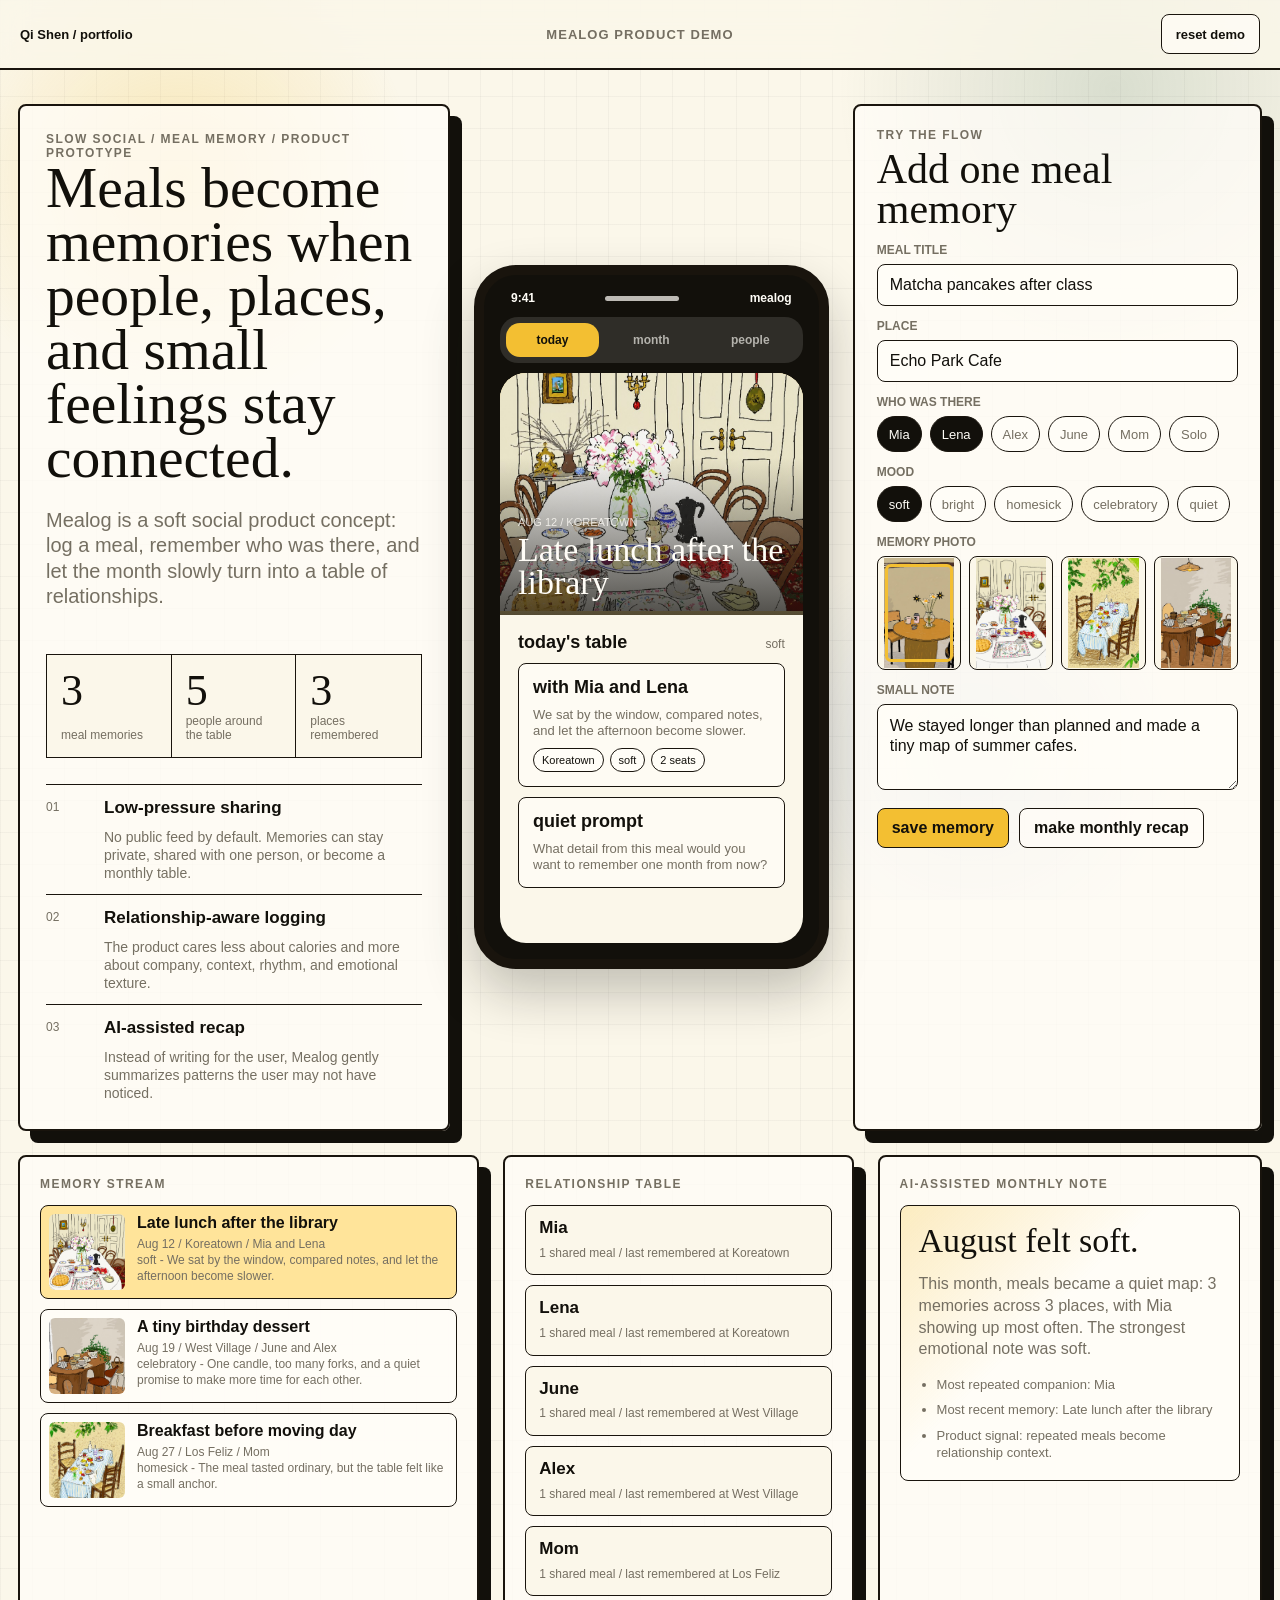
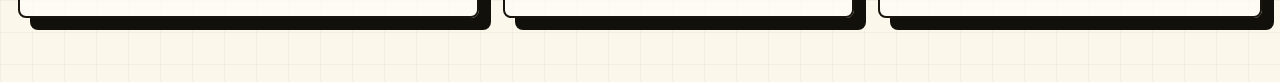
<file: mealog-demo/index.html>
<!doctype html>
<html lang="en">
  <head>
    <meta charset="utf-8">
    <meta name="viewport" content="width=device-width, initial-scale=1">
    <title>Mealog - Interactive Product Demo</title>
    <meta
      name="description"
      content="An interactive Mealog product demo for logging meals, people, places, and quiet monthly memories."
    >
    <link rel="stylesheet" href="./styles.css">
  </head>
  <body>
    <header class="topbar">
      <a href="../#activities" aria-label="Back to Qi Shen portfolio">Qi Shen / portfolio</a>
      <span>MEALOG PRODUCT DEMO</span>
      <button class="ghost-button" type="button" data-reset>reset demo</button>
    </header>

    <main class="demo-shell">
      <section class="product-panel" aria-label="Mealog interactive product demo">
        <div class="story-column">
          <p class="eyebrow">slow social / meal memory / product prototype</p>
          <h1>Meals become memories when people, places, and small feelings stay connected.</h1>
          <p class="lede">
            Mealog is a soft social product concept: log a meal, remember who was there,
            and let the month slowly turn into a table of relationships.
          </p>
          <div class="signal-row" aria-label="Product signals">
            <span><b data-stat="count">0</b><small>meal memories</small></span>
            <span><b data-stat="people">0</b><small>people around the table</small></span>
            <span><b data-stat="places">0</b><small>places remembered</small></span>
          </div>
          <div class="product-notes">
            <article>
              <span>01</span>
              <strong>Low-pressure sharing</strong>
              <p>No public feed by default. Memories can stay private, shared with one person, or become a monthly table.</p>
            </article>
            <article>
              <span>02</span>
              <strong>Relationship-aware logging</strong>
              <p>The product cares less about calories and more about company, context, rhythm, and emotional texture.</p>
            </article>
            <article>
              <span>03</span>
              <strong>AI-assisted recap</strong>
              <p>Instead of writing for the user, Mealog gently summarizes patterns the user may not have noticed.</p>
            </article>
          </div>
        </div>

        <div class="phone-wrap" aria-label="Mealog mobile preview">
          <div class="phone">
            <div class="phone-top">
              <span>9:41</span>
              <i></i>
              <span>mealog</span>
            </div>
            <nav class="phone-tabs" aria-label="Demo phone views">
              <button class="is-active" type="button" data-tab="today">today</button>
              <button type="button" data-tab="month">month</button>
              <button type="button" data-tab="people">people</button>
            </nav>
            <section class="phone-screen" data-panel="today"></section>
            <section class="phone-screen" data-panel="month" hidden></section>
            <section class="phone-screen" data-panel="people" hidden></section>
          </div>
        </div>

        <aside class="memory-console" aria-label="Create a meal memory">
          <div class="console-header">
            <p class="eyebrow">try the flow</p>
            <h2>Add one meal memory</h2>
          </div>

          <label class="field">
            <span>meal title</span>
            <input data-title type="text" value="Matcha pancakes after class" maxlength="56">
          </label>

          <label class="field">
            <span>place</span>
            <input data-place type="text" value="Echo Park Cafe" maxlength="38">
          </label>

          <div class="field">
            <span>who was there</span>
            <div class="chip-grid" data-people-picker></div>
          </div>

          <div class="field">
            <span>mood</span>
            <div class="chip-grid" data-mood-picker></div>
          </div>

          <div class="field">
            <span>memory photo</span>
            <div class="photo-picker" data-photo-picker></div>
          </div>

          <label class="field">
            <span>small note</span>
            <textarea data-note maxlength="120">We stayed longer than planned and made a tiny map of summer cafes.</textarea>
          </label>

          <div class="console-actions">
            <button class="primary-button" type="button" data-add>save memory</button>
            <button class="ghost-button" type="button" data-recap>make monthly recap</button>
          </div>
        </aside>
      </section>

      <section class="insight-board" aria-label="Mealog monthly insight board">
        <article>
          <p class="eyebrow">memory stream</p>
          <div class="memory-list" data-memory-list></div>
        </article>
        <article>
          <p class="eyebrow">relationship table</p>
          <div class="connection-board" data-connection-board></div>
        </article>
        <article>
          <p class="eyebrow">AI-assisted monthly note</p>
          <div class="recap-card" data-recap-card></div>
        </article>
      </section>
    </main>

    <script src="./app.js"></script>
  </body>
</html>
</file>
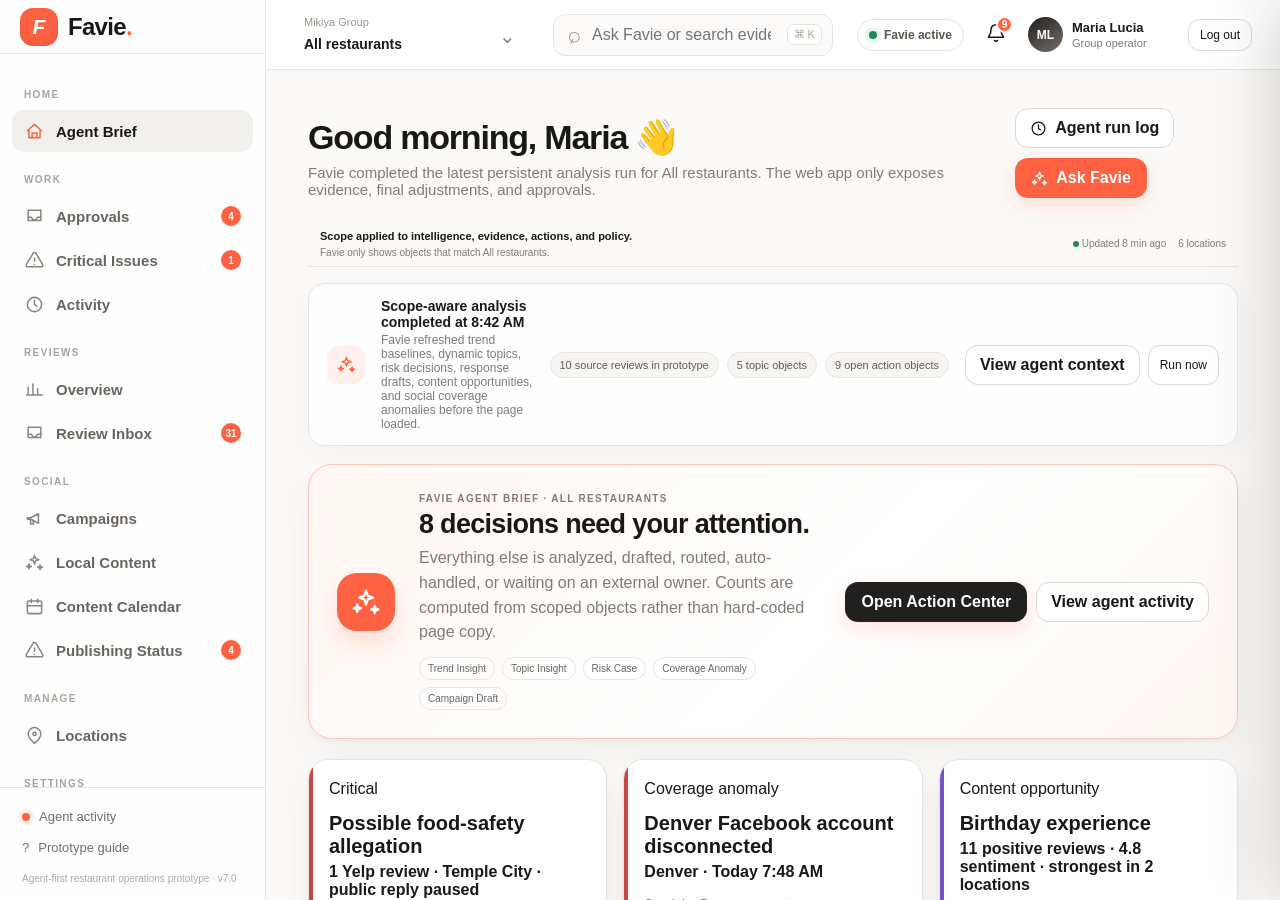
<file: assets/favie-agent-demo.html>
<!DOCTYPE html>
<html lang="en">
<head>
  <meta charset="UTF-8" />
  <meta name="viewport" content="width=device-width, initial-scale=1.0" />
  <meta name="description" content="Favie Agent-first restaurant reputation and social operations prototype" />
  <title>Favie — Agent-first Restaurant Operations Prototype v7</title>
  <style>
:root{
  --bg:#fbfaf8;
  --surface:#ffffff;
  --surface-2:#f7f5f2;
  --surface-3:#fff4ef;
  --text:#191816;
  --muted:#817b74;
  --muted-2:#aaa39b;
  --border:#e8e4df;
  --border-strong:#ded8d1;
  --accent:#ff6243;
  --accent-dark:#ec4f32;
  --accent-soft:#fff0eb;
  --accent-border:#ffc5b6;
  --green:#24865a;
  --green-soft:#e9f6ef;
  --amber:#b96d16;
  --amber-soft:#fff4dc;
  --red:#c84545;
  --red-soft:#ffeded;
  --blue:#3777ce;
  --blue-soft:#edf4ff;
  --purple:#7752c7;
  --purple-soft:#f2edff;
  --shadow:0 2px 4px rgba(24,20,16,.035),0 14px 34px rgba(35,28,22,.055);
  --shadow-lg:0 20px 60px rgba(35,28,22,.18);
  --sidebar:266px;
  --topbar:70px;
  --radius:18px;
  --radius-sm:12px;
  font-family:Inter,ui-sans-serif,-apple-system,BlinkMacSystemFont,"Segoe UI",Roboto,Helvetica,Arial,sans-serif;
}
*{box-sizing:border-box}
html,body{height:100%;margin:0;background:var(--bg);color:var(--text)}
body{overflow:hidden}
button,input,select,textarea{font:inherit}
button{color:inherit}
.hidden{display:none!important}
.app-shell{height:100vh;display:grid;grid-template-columns:var(--sidebar) 1fr;grid-template-rows:var(--topbar) 1fr;background:var(--bg)}
.sidebar{grid-row:1/3;background:rgba(255,255,255,.86);border-right:1px solid var(--border);display:flex;flex-direction:column;min-width:0;z-index:20}
.brand{height:70px;display:flex;align-items:center;gap:10px;padding:0 20px;border-bottom:1px solid var(--border);cursor:pointer}
.brand-mark{width:38px;height:38px;border-radius:13px;background:var(--accent);color:white;display:grid;place-items:center;font-weight:900;font-style:italic;font-size:21px;box-shadow:inset 0 -4px 9px rgba(130,36,13,.12)}
.brand-word{font-size:24px;font-weight:800;letter-spacing:-.7px}.brand-word span{color:var(--accent)}
.nav{padding:15px 12px 18px;overflow:auto}
.nav-section-label{padding:20px 12px 8px;font-size:10px;font-weight:800;letter-spacing:.14em;color:var(--muted-2);text-transform:uppercase}
.nav-item,.nav-parent,.nav-subitem{width:100%;border:0;background:transparent;display:flex;align-items:center;gap:12px;text-align:left;color:#69645e;cursor:pointer;border-radius:13px;transition:.16s ease}
.nav-item,.nav-parent{padding:11px 12px;font-size:15px;font-weight:650;margin:2px 0}
.nav-subitem{padding:9px 12px 9px 45px;font-size:14px;margin:1px 0}
.nav-item:hover,.nav-parent:hover,.nav-subitem:hover{background:#f7f5f2;color:var(--text)}
.nav-item.active,.nav-parent.active,.nav-subitem.active{background:#f2f0ed;color:var(--text);font-weight:750}
.nav-item.active .nav-icon,.nav-parent.active .nav-icon{color:var(--accent)}
.nav-icon{width:20px;height:20px;display:grid;place-items:center;flex:0 0 auto;color:#8b857e}.nav-icon svg{width:19px;height:19px;stroke-width:1.9}
.nav-parent .nav-caret{margin-left:auto;font-size:13px;color:#aaa49d;transform:rotate(0);transition:.2s}.nav-parent.open .nav-caret{transform:rotate(180deg)}
.nav-children{border-left:1px solid var(--border);margin-left:20px;padding-left:0;margin-bottom:6px}
.sidebar-footer{margin-top:auto;border-top:1px solid var(--border);padding:13px 14px 16px}
.footer-link{width:100%;border:0;background:transparent;padding:8px 8px;display:flex;align-items:center;gap:9px;color:#746f68;cursor:pointer;border-radius:9px;text-align:left;font-size:13px}.footer-link:hover{background:var(--surface-2)}
.footer-dot{width:8px;height:8px;border-radius:50%;background:var(--accent);box-shadow:0 0 0 4px var(--accent-soft)}
.prototype-label{font-size:10px;color:#b0aaa2;padding:10px 8px 0}
.topbar{grid-column:2;display:flex;align-items:center;gap:24px;padding:0 28px;background:rgba(255,255,255,.88);backdrop-filter:blur(12px);border-bottom:1px solid var(--border);z-index:15}
.scope-button{width:235px;min-width:210px;height:48px;border:0;background:transparent;display:grid;grid-template-columns:1fr 20px;grid-template-rows:18px 22px;text-align:left;cursor:pointer;border-radius:11px;padding:5px 10px}.scope-button:hover{background:var(--surface-2)}
.scope-eyebrow{font-size:11px;color:#9c958d;grid-column:1}.scope-button strong{font-size:14px;line-height:20px;grid-column:1;white-space:nowrap;overflow:hidden;text-overflow:ellipsis}.scope-chevron{grid-column:2;grid-row:1/3;align-self:center;color:#8a847d;font-size:20px}
.top-search{height:42px;max-width:610px;flex:1;position:relative;display:flex;align-items:center}.top-search input{width:100%;height:100%;border:1px solid var(--border);border-radius:12px;background:#fcfbfa;padding:0 46px 0 38px;outline:none;color:var(--text)}.top-search input:focus{border-color:#ffb09e;box-shadow:0 0 0 3px var(--accent-soft)}
.search-icon{position:absolute;left:14px;color:#9f9992;font-size:23px;line-height:1;transform:rotate(-15deg)}.shortcut{position:absolute;right:11px;color:#aaa39c;border:1px solid var(--border);background:white;border-radius:7px;font-size:11px;padding:3px 6px}
.top-actions{display:flex;align-items:center;gap:12px;margin-left:auto}.icon-button{width:40px;height:40px;border:0;border-radius:12px;background:transparent;display:grid;place-items:center;cursor:pointer;position:relative}.icon-button:hover{background:var(--surface-2)}.icon-button svg{width:20px;height:20px}
.notification-badge{position:absolute;right:3px;top:1px;min-width:17px;height:17px;border-radius:9px;background:var(--accent);color:white;font-size:10px;display:grid;place-items:center;border:2px solid white}
.user-block{display:flex;align-items:center;gap:9px;min-width:148px}.avatar{width:35px;height:35px;border-radius:50%;display:grid;place-items:center;background:linear-gradient(145deg,#1f1e1c,#77706a);color:white;font-weight:800;font-size:12px}.user-block strong,.user-block span{display:block}.user-block strong{font-size:13px}.user-block span{font-size:11px;color:var(--muted);margin-top:2px}
.ghost-button{border:1px solid var(--border-strong);background:white;border-radius:12px;padding:9px 14px;cursor:pointer}.ghost-button:hover{background:var(--surface-2)}.ghost-button.small{font-size:12px;padding:8px 11px}
.main-content{grid-column:2;overflow:auto;padding:38px 42px 64px;scroll-behavior:smooth}
.page{max-width:1460px;margin:0 auto;animation:fadeUp .22s ease}
@keyframes fadeUp{from{opacity:.35;transform:translateY(4px)}to{opacity:1;transform:none}}
.page-header{display:flex;align-items:flex-end;justify-content:space-between;gap:20px;margin-bottom:28px}.page-header h1{font-size:34px;line-height:1.08;letter-spacing:-1.2px;margin:0 0 8px;font-weight:820}.page-header p{margin:0;color:var(--muted);font-size:15px}.page-actions{display:flex;gap:10px;align-items:center;flex-wrap:wrap}
.primary-button{border:0;border-radius:13px;background:var(--accent);color:white;padding:11px 16px;font-weight:760;cursor:pointer;box-shadow:0 7px 20px rgba(255,98,67,.18);display:inline-flex;align-items:center;gap:8px}.primary-button:hover{background:var(--accent-dark);transform:translateY(-1px)}.primary-button.dark{background:#22201e}.primary-button.dark:hover{background:#000}.primary-button.full{width:100%;justify-content:center}.secondary-button{border:1px solid var(--border-strong);background:white;border-radius:13px;padding:10px 14px;font-weight:690;cursor:pointer;display:inline-flex;align-items:center;gap:8px}.secondary-button:hover{background:var(--surface-2)}.text-button{border:0;background:transparent;color:var(--text);font-weight:700;cursor:pointer;padding:7px 4px}.text-button.accent{color:var(--accent)}
.card{background:var(--surface);border:1px solid var(--border);border-radius:var(--radius);box-shadow:var(--shadow)}
.kpi-grid{display:grid;grid-template-columns:repeat(5,minmax(0,1fr));gap:16px;margin-bottom:24px}.kpi-card{padding:20px;min-height:142px;display:flex;flex-direction:column;justify-content:space-between}.kpi-icon{width:40px;height:40px;border-radius:13px;display:grid;place-items:center;background:var(--accent-soft);color:var(--accent)}.kpi-icon.green{background:var(--green-soft);color:var(--green)}.kpi-icon.blue{background:var(--blue-soft);color:var(--blue)}.kpi-icon.amber{background:var(--amber-soft);color:var(--amber)}.kpi-icon.purple{background:var(--purple-soft);color:var(--purple)}.kpi-icon svg{width:20px;height:20px}.kpi-card .value{font-size:31px;font-weight:830;letter-spacing:-.7px}.kpi-card .label{font-size:13px;color:var(--muted);margin-top:3px}.trend{font-size:11px;color:var(--green);font-weight:720}.trend.bad{color:var(--red)}
.dashboard-grid{display:grid;grid-template-columns:1.45fr .95fr;gap:20px;margin-bottom:22px}.panel{padding:20px}.panel-header{display:flex;justify-content:space-between;align-items:center;margin-bottom:17px}.panel-title{font-size:16px;font-weight:800}.panel-subtitle{font-size:12px;color:var(--muted);margin-top:4px}.panel-link{font-size:12px;color:var(--text);font-weight:700;cursor:pointer;border:0;background:transparent}
.location-table,.campaign-table{width:100%;border-collapse:collapse}.location-table th,.location-table td,.campaign-table th,.campaign-table td{padding:12px 10px;border-bottom:1px solid #efede9;text-align:left;font-size:12px;vertical-align:middle}.location-table th,.campaign-table th{color:#8b847d;font-size:10px;text-transform:uppercase;letter-spacing:.06em}.location-table tr:last-child td,.campaign-table tr:last-child td{border-bottom:0}.location-name{display:flex;align-items:center;gap:10px}.mini-thumb{width:39px;height:39px;border-radius:10px;flex:0 0 auto;background:linear-gradient(145deg,#2a2019,#d26b3b);position:relative;overflow:hidden}.mini-thumb:after{content:"";position:absolute;left:7px;right:7px;bottom:6px;height:10px;border-radius:7px 7px 3px 3px;background:rgba(255,255,255,.74);box-shadow:0 -8px 0 rgba(255,195,125,.5)}.mini-thumb.t2{background:linear-gradient(145deg,#35201d,#8d3c28)}.mini-thumb.t3{background:linear-gradient(145deg,#152632,#3a7893)}.mini-thumb.t4{background:linear-gradient(145deg,#2d2b23,#d5a044)}
.status-pill{display:inline-flex;align-items:center;gap:5px;border-radius:999px;padding:5px 8px;font-size:10px;font-weight:760;white-space:nowrap}.status-pill.good{background:var(--green-soft);color:var(--green)}.status-pill.warn{background:var(--amber-soft);color:var(--amber)}.status-pill.bad{background:var(--red-soft);color:var(--red)}.status-pill.info{background:var(--blue-soft);color:var(--blue)}.status-pill.neutral{background:#f1efec;color:#77716b}.status-pill.purple{background:var(--purple-soft);color:var(--purple)}
.platforms{display:flex;gap:5px}.platform{width:23px;height:23px;border-radius:7px;display:grid;place-items:center;background:#f4f2ef;font-weight:850;font-size:10px;color:#625d57}.platform.ig{color:#bc4278;background:#fff0f6}.platform.fb{color:#3475cf;background:#eef5ff}.platform.tt{color:#111;background:#eee}.platform.g{color:#397bcf;background:#eef5ff}
.alert-list{display:flex;flex-direction:column;gap:10px}.alert-row{display:grid;grid-template-columns:36px 1fr auto;gap:11px;align-items:center;padding:12px;border:1px solid var(--border);border-radius:13px;background:#fff}.alert-symbol{width:36px;height:36px;border-radius:11px;display:grid;place-items:center;font-weight:900;background:var(--red-soft);color:var(--red)}.alert-symbol.amber{background:var(--amber-soft);color:var(--amber)}.alert-symbol.blue{background:var(--blue-soft);color:var(--blue)}.alert-row strong{font-size:12px}.alert-row span{display:block;color:var(--muted);font-size:11px;margin-top:3px}.alert-row button{border:0;background:transparent;cursor:pointer;color:#999}
.brand-grid{display:grid;grid-template-columns:repeat(3,1fr);gap:14px}.brand-card{padding:16px;border:1px solid var(--border);border-radius:15px;background:white}.brand-badge{width:44px;height:44px;border-radius:15px;background:#242220;color:white;display:grid;place-items:center;font-size:12px;font-weight:850;margin-bottom:12px}.brand-card h3{font-size:14px;margin:0 0 4px}.brand-card p{font-size:11px;color:var(--muted);margin:0 0 12px}.brand-stat{font-size:21px;font-weight:800}.brand-card .micro{font-size:10px;color:var(--muted)}
.cta-banner{border:1px solid var(--accent-border);background:linear-gradient(100deg,#fff4ef,#fff8f5);border-radius:18px;padding:22px 24px;display:flex;align-items:center;gap:16px;margin:20px 0}.cta-banner .cta-icon{width:48px;height:48px;border-radius:15px;background:white;display:grid;place-items:center;color:var(--accent);box-shadow:var(--shadow)}.cta-banner h3{margin:0 0 5px;font-size:17px}.cta-banner p{margin:0;color:#6d655f;font-size:13px;line-height:1.55}.cta-banner .primary-button{margin-left:auto;white-space:nowrap}
.toolbar{display:flex;align-items:center;gap:10px;flex-wrap:wrap;margin-bottom:18px}.filter-select,.filter-button,.segmented{height:42px;border:1px solid var(--border-strong);background:white;border-radius:12px}.filter-select{padding:0 34px 0 12px;color:#514d48;outline:none}.filter-button{padding:0 12px;cursor:pointer}.segmented{display:flex;padding:3px}.segmented button{border:0;background:transparent;border-radius:9px;padding:0 12px;cursor:pointer;color:#6e6861;font-size:12px;font-weight:700}.segmented button.active{background:var(--text);color:white;box-shadow:0 2px 7px rgba(0,0,0,.12)}.segmented.orange button.active{background:var(--accent)}.month-nav{display:flex;align-items:center;gap:8px;margin-left:auto}.month-nav button{width:34px;height:34px;border:1px solid var(--border);background:white;border-radius:10px;cursor:pointer}.month-title{font-weight:780;min-width:110px;text-align:center;font-size:13px}
.calendar-shell{display:grid;grid-template-columns:1fr;gap:0}.calendar{overflow:hidden}.calendar-head,.calendar-grid{display:grid;grid-template-columns:repeat(7,1fr)}.calendar-head{border-bottom:1px solid var(--border);background:#fbfaf8}.calendar-head div{padding:11px 12px;font-size:11px;color:#8c857e;text-align:center;font-weight:730}.calendar-grid{background:white}.day-cell{min-height:157px;border-right:1px solid #efede9;border-bottom:1px solid #efede9;padding:9px;position:relative;overflow:hidden}.day-cell:nth-child(7n){border-right:0}.day-cell.muted{background:#fbfaf8}.day-number{font-size:11px;color:#6f6962;font-weight:710;margin-bottom:7px}.day-cell.muted .day-number{color:#c1bbb4}.campaign-card{border:1px solid #ffc4b7;background:#fff8f5;border-radius:11px;padding:8px;cursor:pointer;box-shadow:0 2px 7px rgba(103,43,25,.045);transition:.15s}.campaign-card:hover{transform:translateY(-1px);box-shadow:0 8px 18px rgba(70,33,23,.09)}.campaign-card.purple{border-color:#d8c9ff;background:#fbf9ff}.campaign-card.green{border-color:#b9e0ca;background:#f7fcf9}.campaign-card .campaign-top{display:flex;gap:7px}.campaign-thumb{width:33px;height:33px;border-radius:8px;background:linear-gradient(145deg,#301916,#ff8c54);flex:0 0 auto;position:relative;overflow:hidden}.campaign-thumb:after{content:"";position:absolute;width:22px;height:10px;border-radius:50%;background:#f6d291;left:5px;bottom:6px;box-shadow:0 -7px 0 #923f29}.campaign-card h4{font-size:10px;margin:0 0 4px;line-height:1.25}.campaign-card .meta{font-size:8.7px;color:#77716a;display:flex;gap:6px;flex-wrap:wrap}.campaign-card .progress-mini{height:3px;background:#e9e5e0;border-radius:4px;margin:7px 0 5px;overflow:hidden}.campaign-card .progress-mini span{display:block;height:100%;background:var(--accent);border-radius:4px}.local-post-pill{width:100%;margin-top:6px;border:0;background:#f2f0ed;color:#5c5752;border-radius:9px;padding:6px 7px;text-align:left;font-size:9px;font-weight:760;cursor:pointer;display:flex;align-items:center;gap:6px}.local-post-pill:before{content:"";width:6px;height:6px;border-radius:50%;background:var(--accent)}.local-post-pill:hover{background:#ebe7e2}.calendar-legend{padding:12px 15px;display:flex;align-items:center;gap:18px;flex-wrap:wrap;font-size:10px;color:#77716b}.legend-dot{width:7px;height:7px;border-radius:50%;display:inline-block;margin-right:5px}.legend-dot.orange{background:var(--accent)}.legend-dot.purple{background:var(--purple)}.legend-dot.grey{background:#aaa}.legend-dot.green{background:var(--green)}
.split-layout{display:grid;grid-template-columns:minmax(0,1fr) 340px;gap:20px}.side-panel{padding:18px}.side-panel.sticky{position:sticky;top:0;align-self:start}.progress-bar{height:7px;background:#ece9e5;border-radius:999px;overflow:hidden}.progress-bar span{display:block;height:100%;border-radius:999px;background:var(--accent)}
.network-card{padding:20px;margin-bottom:14px}.network-card-head{display:flex;align-items:flex-start;gap:13px}.network-card h3{font-size:16px;margin:0 0 5px}.network-card p{font-size:12px;color:var(--muted);margin:0}.network-card .network-actions{margin-left:auto;display:flex;gap:8px}.network-metrics{display:grid;grid-template-columns:repeat(5,1fr);gap:8px;margin-top:18px}.network-metric{background:#faf8f6;border-radius:12px;padding:12px}.network-metric b{font-size:18px;display:block}.network-metric span{font-size:9px;color:var(--muted)}
.local-grid{display:grid;grid-template-columns:repeat(3,minmax(0,1fr));gap:16px}.post-card{overflow:hidden}.post-media{height:175px;background:linear-gradient(135deg,#2e1e18,#d9683b 48%,#ffc18f);position:relative}.post-media.m2{background:linear-gradient(135deg,#1b2c31,#4c8b91 50%,#eabf82)}.post-media.m3{background:linear-gradient(135deg,#33225a,#9f6dd1 50%,#f0bfc6)}.post-media.m4{background:linear-gradient(135deg,#171717,#733225 55%,#f89e5d)}.post-media:after{content:"";position:absolute;left:22%;right:22%;bottom:24px;height:48px;border-radius:50%;background:rgba(255,236,185,.7);box-shadow:0 -25px 0 rgba(92,34,24,.7),0 -45px 0 rgba(255,255,255,.12)}.post-media .media-tag{position:absolute;top:12px;left:12px;z-index:2;background:rgba(255,255,255,.9);border-radius:9px;padding:6px 8px;font-size:9px;font-weight:780}.post-body{padding:15px}.post-body h3{font-size:14px;margin:0 0 6px}.post-body p{font-size:11px;color:var(--muted);line-height:1.45;margin:0 0 12px}.post-footer{display:flex;align-items:center;justify-content:space-between}.post-footer .source{font-size:10px;color:var(--muted)}
.matrix-wrap{overflow:auto}.matrix{min-width:1040px;border-collapse:separate;border-spacing:0;width:100%}.matrix th,.matrix td{border-right:1px solid #efede9;border-bottom:1px solid #efede9;padding:10px;text-align:center;font-size:10px}.matrix th{background:#faf9f7;color:#77716a;font-weight:750;position:sticky;top:0;z-index:2}.matrix th:first-child,.matrix td:first-child{text-align:left;position:sticky;left:0;background:white;z-index:1;min-width:185px}.matrix th:first-child{z-index:3;background:#faf9f7}.matrix-cell{min-height:56px;border-radius:10px;padding:8px 5px;display:flex;flex-direction:column;gap:5px;align-items:center;justify-content:center;cursor:pointer;transition:.15s}.matrix-cell:hover{box-shadow:inset 0 0 0 2px rgba(255,98,67,.35)}.matrix-cell.good{background:var(--green-soft);color:var(--green)}.matrix-cell.warn{background:var(--amber-soft);color:var(--amber)}.matrix-cell.bad{background:var(--red-soft);color:var(--red)}.matrix-cell.neutral{background:#f2f0ed;color:#77716b}.matrix-cell.info{background:var(--blue-soft);color:var(--blue)}.matrix-cell .matrix-icons{display:flex;gap:3px}.matrix-cell .matrix-icons span{width:18px;height:18px;border-radius:5px;background:rgba(255,255,255,.68);display:grid;place-items:center;font-size:8px;font-weight:850}.matrix-cell small{font-size:8px;font-weight:760}
.approval-row{display:grid;grid-template-columns:46px 1fr 130px 120px 180px;gap:14px;align-items:center;padding:15px;border-bottom:1px solid #efede9}.approval-row:last-child{border-bottom:0}.approval-row h4{font-size:13px;margin:0 0 4px}.approval-row p{font-size:10px;color:var(--muted);margin:0}.approval-actions{display:flex;justify-content:flex-end;gap:6px}.mini-button{border:1px solid var(--border-strong);background:white;border-radius:9px;padding:7px 9px;font-size:10px;font-weight:720;cursor:pointer}.mini-button.approve{background:var(--text);color:white;border-color:var(--text)}.mini-button.danger{color:var(--red);border-color:#f0b6b6}
.reviews-layout{display:grid;grid-template-columns:235px 360px minmax(420px,1fr);gap:16px}.filters-panel{padding:16px}.filter-group{margin-bottom:18px}.filter-group-title{font-size:10px;font-weight:800;color:#9c958d;text-transform:uppercase;letter-spacing:.08em;margin-bottom:8px}.filter-row{width:100%;border:0;background:transparent;border-radius:9px;padding:9px 9px;display:flex;justify-content:space-between;cursor:pointer;font-size:11px;color:#645f59}.filter-row:hover,.filter-row.active{background:var(--accent-soft);color:var(--accent-dark);font-weight:740}.review-list{overflow:hidden}.review-toolbar{display:flex;gap:8px;padding:12px;border-bottom:1px solid var(--border)}.review-cards{max-height:690px;overflow:auto}.review-card{padding:14px;border-bottom:1px solid #efede9;cursor:pointer}.review-card:hover,.review-card.active{background:#fff8f5}.review-card.active{box-shadow:inset 3px 0 0 var(--accent)}.review-card-head{display:flex;align-items:center;gap:9px}.review-avatar{width:32px;height:32px;border-radius:50%;display:grid;place-items:center;background:#f1efec;font-size:11px;font-weight:800}.review-card h4{font-size:12px;margin:0}.review-card .location{font-size:9px;color:var(--muted)}.stars{color:#f0a20a;letter-spacing:1px;font-size:11px}.review-card blockquote{font-size:11px;line-height:1.45;color:#514c47;margin:10px 0}.tag-row{display:flex;gap:5px;flex-wrap:wrap}.tiny-tag{font-size:8px;padding:4px 6px;border-radius:6px;background:#f1efec;color:#6e6861}.review-detail{padding:20px}.review-detail-head{display:flex;justify-content:space-between;align-items:flex-start;border-bottom:1px solid var(--border);padding-bottom:16px}.review-detail blockquote{font-size:15px;line-height:1.6;margin:18px 0}.customer-metrics{display:grid;grid-template-columns:repeat(4,1fr);border:1px solid var(--border);border-radius:13px;overflow:hidden;margin:16px 0}.customer-metrics div{text-align:center;padding:12px 7px;border-right:1px solid var(--border)}.customer-metrics div:last-child{border-right:0}.customer-metrics b{display:block;font-size:15px}.customer-metrics span{font-size:8px;color:var(--muted)}.tone-tabs{display:flex;gap:6px;margin:10px 0}.tone-tab{border:1px solid var(--border);background:white;border-radius:9px;padding:8px 9px;font-size:9px;font-weight:700;cursor:pointer}.tone-tab.active{background:var(--accent-soft);color:var(--accent-dark);border-color:var(--accent-border)}.reply-box{width:100%;height:144px;border:1px solid var(--border-strong);border-radius:13px;padding:12px;resize:none;outline:none;line-height:1.5;font-size:11px}.reply-box:focus{border-color:#ffab98;box-shadow:0 0 0 3px var(--accent-soft)}.detail-actions{display:flex;gap:8px;margin-top:12px}
.insight-grid{display:grid;grid-template-columns:1.2fr .8fr;gap:18px}.chart-card{padding:20px}.fake-chart{height:230px;position:relative;border-left:1px solid #ddd8d2;border-bottom:1px solid #ddd8d2;margin:24px 8px 8px}.fake-chart .grid-line{position:absolute;left:0;right:0;height:1px;background:#eeebe7}.chart-line{position:absolute;inset:0}.chart-line svg{width:100%;height:100%;overflow:visible}.metric-list{display:flex;flex-direction:column;gap:10px}.metric-row{display:flex;justify-content:space-between;align-items:center;padding:12px;border-radius:11px;background:#faf8f6}.metric-row strong{font-size:12px}.metric-row span{font-size:11px;color:var(--muted)}
.agent-layout{display:grid;grid-template-columns:minmax(0,1fr) 340px;gap:20px}.chat-panel{min-height:670px;display:flex;flex-direction:column}.chat-header{padding:18px;border-bottom:1px solid var(--border);display:flex;align-items:center;justify-content:space-between}.chat-messages{flex:1;padding:24px;overflow:auto;display:flex;flex-direction:column;gap:15px}.message{max-width:75%;padding:13px 15px;border-radius:16px;font-size:12px;line-height:1.55}.message.assistant{background:#f4f1ed;align-self:flex-start;border-bottom-left-radius:5px}.message.user{background:var(--accent);color:white;align-self:flex-end;border-bottom-right-radius:5px}.agent-action-card{border:1px solid var(--accent-border);background:#fff9f6;border-radius:14px;padding:14px;margin-top:9px}.agent-action-card h4{font-size:12px;margin:0 0 8px}.agent-action-card p{font-size:10px;color:var(--muted);margin:0 0 10px}.chat-composer{border-top:1px solid var(--border);padding:14px;display:flex;gap:8px}.chat-composer input{flex:1;border:1px solid var(--border-strong);border-radius:12px;padding:0 13px;outline:none}.quick-prompts{display:flex;flex-direction:column;gap:9px}.prompt-card{border:1px solid var(--border);background:white;border-radius:13px;padding:13px;text-align:left;cursor:pointer}.prompt-card:hover{border-color:var(--accent-border);background:#fffaf8}.prompt-card strong{font-size:11px;display:block}.prompt-card span{font-size:9px;color:var(--muted);display:block;margin-top:4px}
.empty-state{text-align:center;padding:70px 25px}.empty-icon{width:58px;height:58px;border-radius:18px;background:var(--accent-soft);color:var(--accent);display:grid;place-items:center;margin:0 auto 14px}.empty-state h3{margin:0 0 6px}.empty-state p{font-size:12px;color:var(--muted);margin:0 auto 18px;max-width:380px}
.popover{position:fixed;z-index:80;background:white;border:1px solid var(--border);border-radius:16px;box-shadow:var(--shadow-lg)}.scope-popover{left:288px;top:62px;width:385px;padding:13px}.scope-search{width:100%;height:38px;border:1px solid var(--border);border-radius:10px;padding:0 10px;outline:none;margin-bottom:10px}.scope-section{padding:8px 3px}.scope-section h5{margin:0 0 6px;padding:0 7px;color:#aaa39c;font-size:9px;text-transform:uppercase;letter-spacing:.09em}.scope-option{width:100%;border:0;background:transparent;border-radius:10px;padding:9px 10px;display:flex;align-items:center;gap:10px;text-align:left;cursor:pointer}.scope-option:hover,.scope-option.active{background:var(--surface-2)}.scope-option .scope-symbol{width:30px;height:30px;border-radius:9px;background:var(--accent-soft);color:var(--accent);display:grid;place-items:center;font-weight:850;font-size:10px}.scope-option.brand-level{padding-left:25px}.scope-option.location-level{padding-left:47px}.scope-option strong{font-size:11px;display:block}.scope-option span{font-size:9px;color:var(--muted);display:block;margin-top:2px}.scope-check{margin-left:auto;color:var(--accent);font-weight:900}
.backdrop,.modal-backdrop{position:fixed;inset:0;background:rgba(24,20,16,.28);backdrop-filter:blur(2px);z-index:90}.right-drawer{position:fixed;right:0;top:0;bottom:0;width:min(475px,92vw);background:white;z-index:100;box-shadow:-20px 0 60px rgba(22,18,15,.16);transform:translateX(102%);transition:.25s ease;overflow:auto}.right-drawer.open{transform:translateX(0)}.drawer-header{padding:20px;border-bottom:1px solid var(--border);display:flex;justify-content:space-between;gap:15px;align-items:flex-start;position:sticky;top:0;background:rgba(255,255,255,.95);backdrop-filter:blur(8px);z-index:3}.drawer-header h2{font-size:20px;margin:0 0 5px}.drawer-header p{font-size:11px;color:var(--muted);margin:0}.close-button{width:34px;height:34px;border:1px solid var(--border);background:white;border-radius:10px;cursor:pointer}.drawer-body{padding:20px}.drawer-section{margin-bottom:24px}.drawer-section h3{font-size:12px;margin:0 0 11px}.execution-list{display:flex;flex-direction:column;gap:8px}.execution-row{display:grid;grid-template-columns:38px 1fr auto;gap:10px;align-items:center;padding:10px;border:1px solid var(--border);border-radius:12px}.execution-row strong{font-size:11px}.execution-row span{font-size:9px;color:var(--muted);display:block;margin-top:3px}.drawer-summary{display:grid;grid-template-columns:repeat(3,1fr);gap:8px}.drawer-summary div{background:#faf8f6;border-radius:12px;padding:12px;text-align:center}.drawer-summary b{display:block;font-size:20px}.drawer-summary span{font-size:8px;color:var(--muted)}
.modal-backdrop{z-index:110}.modal{position:fixed;z-index:120;left:50%;top:50%;transform:translate(-50%,-50%);width:min(900px,94vw);max-height:90vh;background:white;border-radius:20px;box-shadow:var(--shadow-lg);overflow:auto}.modal.small{width:min(570px,94vw)}.modal-header{padding:21px 23px;border-bottom:1px solid var(--border);display:flex;justify-content:space-between;align-items:flex-start}.modal-header h2{margin:0 0 5px;font-size:21px}.modal-header p{margin:0;color:var(--muted);font-size:11px}.modal-body{padding:22px}.modal-footer{padding:15px 22px;border-top:1px solid var(--border);display:flex;justify-content:space-between;gap:10px;position:sticky;bottom:0;background:white}.stepper{display:flex;align-items:center;margin:0 0 22px}.step{flex:1;display:flex;align-items:center;gap:7px;font-size:9px;font-weight:750;color:#aaa39d}.step:after{content:"";height:1px;background:#e2ddd7;flex:1}.step:last-child:after{display:none}.step-circle{width:26px;height:26px;border-radius:50%;border:1px solid var(--border-strong);display:grid;place-items:center;background:white}.step.active{color:var(--accent)}.step.active .step-circle{background:var(--accent);color:white;border-color:var(--accent)}.step.done{color:var(--green)}.step.done .step-circle{background:var(--green-soft);border-color:#b7d9c6}.form-grid{display:grid;grid-template-columns:repeat(2,1fr);gap:15px}.field{display:flex;flex-direction:column;gap:6px}.field.full{grid-column:1/-1}.field label{font-size:10px;font-weight:760}.field input,.field textarea,.field select{border:1px solid var(--border-strong);border-radius:11px;padding:10px 11px;outline:none;background:white;font-size:11px}.field textarea{min-height:95px;resize:vertical}.field input:focus,.field textarea:focus,.field select:focus{border-color:#ffad9a;box-shadow:0 0 0 3px var(--accent-soft)}.choice-grid{display:grid;grid-template-columns:repeat(2,1fr);gap:10px}.choice-card{border:1px solid var(--border);border-radius:13px;padding:13px;cursor:pointer}.choice-card.selected{border-color:var(--accent);background:var(--accent-soft)}.choice-card strong{font-size:11px;display:block}.choice-card span{font-size:9px;color:var(--muted);display:block;margin-top:5px}.check-list{display:flex;flex-direction:column;gap:8px}.check-row{display:flex;align-items:center;gap:9px;border:1px solid var(--border);border-radius:11px;padding:10px;font-size:11px}.check-row input{accent-color:var(--accent)}
.toast-stack{position:fixed;right:22px;bottom:22px;z-index:150;display:flex;flex-direction:column;gap:10px}.toast{min-width:270px;max-width:390px;background:#22201e;color:white;border-radius:13px;padding:13px 15px;box-shadow:var(--shadow-lg);animation:toastIn .25s ease}.toast strong{display:block;font-size:12px}.toast span{display:block;font-size:10px;color:#d7d2cc;margin-top:4px}@keyframes toastIn{from{opacity:0;transform:translateY(8px)}to{opacity:1;transform:none}}
@media(max-width:1180px){:root{--sidebar:220px}.topbar{padding:0 18px}.main-content{padding:28px 25px 60px}.kpi-grid{grid-template-columns:repeat(3,1fr)}.dashboard-grid,.split-layout,.agent-layout{grid-template-columns:1fr}.side-panel.sticky{position:static}.reviews-layout{grid-template-columns:205px 1fr}.review-detail{grid-column:1/-1}.local-grid{grid-template-columns:repeat(2,1fr)}.user-block{display:none}}
@media(max-width:820px){body{overflow:auto}.app-shell{display:block}.sidebar{position:fixed;left:0;top:0;bottom:0;width:245px;transform:translateX(-102%)}.topbar{position:sticky;top:0;height:64px}.main-content{padding:22px 14px}.scope-button{width:auto;min-width:0}.top-search,.ghost-button.small{display:none}.kpi-grid{grid-template-columns:repeat(2,1fr)}.dashboard-grid,.reviews-layout,.insight-grid{grid-template-columns:1fr}.local-grid{grid-template-columns:1fr}.page-header{align-items:flex-start;flex-direction:column}.form-grid,.choice-grid{grid-template-columns:1fr}.field.full{grid-column:auto}}

/* ===== Agent-first v2 additions ===== */
.agent-status-pill{border:1px solid var(--border);background:#fff;border-radius:999px;padding:8px 11px;display:flex;align-items:center;gap:7px;font-size:12px;font-weight:700;cursor:pointer;color:#5d5750}.pulse-dot{width:8px;height:8px;border-radius:50%;background:var(--green);box-shadow:0 0 0 4px var(--green-soft)}
.nav-count{margin-left:auto;background:var(--accent);color:#fff;min-width:20px;height:20px;border-radius:10px;display:grid;place-items:center;font-size:10px}.scope-footer-note{font-size:11px;color:var(--muted);line-height:1.45;padding:12px 14px;border-top:1px solid var(--border)}
.agent-brief-hero{background:linear-gradient(135deg,#fff7f2 0%,#fff 55%,#fff8f4 100%);border:1px solid var(--accent-border);border-radius:24px;padding:28px;display:grid;grid-template-columns:62px 1fr auto;gap:20px;align-items:center;box-shadow:var(--shadow);margin-bottom:20px}.agent-orb{width:58px;height:58px;border-radius:20px;background:var(--accent);color:#fff;display:grid;place-items:center;box-shadow:0 12px 24px rgba(255,98,67,.2)}.brief-copy .eyebrow,.campaign-kicker,.opportunity-kicker,.case-kicker,.drawer-kicker,.modal-kicker,.small-label{font-size:10px;font-weight:900;letter-spacing:.13em;color:var(--muted);text-transform:uppercase}.brief-copy h2{margin:5px 0 6px;font-size:27px;letter-spacing:-.7px}.brief-copy p{margin:0;color:var(--muted);line-height:1.55}.brief-actions{display:flex;gap:9px;flex-wrap:wrap;justify-content:flex-end}
.brief-grid{display:grid;grid-template-columns:repeat(3,1fr);gap:16px;margin-bottom:20px}.situation-card{border:1px solid var(--border);background:#fff;border-radius:20px;padding:20px;box-shadow:var(--shadow);position:relative;overflow:hidden}.situation-card:before{content:"";position:absolute;left:0;top:0;bottom:0;width:4px;background:#c8c3bd}.situation-card.bad:before{background:var(--red)}.situation-card.green:before,.situation-card.good:before{background:var(--green)}.situation-card.purple:before{background:var(--purple)}.situation-top{display:flex;justify-content:space-between;align-items:center}.situation-label{font-size:11px;font-weight:800;text-transform:uppercase;letter-spacing:.09em;color:var(--muted)}.situation-icon{width:34px;height:34px;border-radius:11px;background:var(--surface-2);display:grid;place-items:center;color:var(--accent)}.situation-card h3{font-size:20px;margin:14px 0 5px}.situation-meta{font-size:12px;font-weight:750;color:#635d56}.situation-card p{color:var(--muted);line-height:1.5;font-size:13px;min-height:40px}.situation-link{border:0;background:transparent;padding:3px 0;color:var(--accent);font-weight:800;cursor:pointer}
.agent-home-grid{display:grid;grid-template-columns:1.25fr .75fr;gap:18px}.agent-command-card,.activity-card{padding:22px}.section-heading{display:flex;align-items:flex-start;justify-content:space-between;gap:16px;margin-bottom:16px}.section-heading h3{margin:0 0 4px;font-size:18px}.section-heading p{margin:0;color:var(--muted);font-size:13px}.live-label{font-size:11px;font-weight:800;color:var(--green);display:flex;align-items:center;gap:7px}.live-label i{width:7px;height:7px;border-radius:50%;background:var(--green)}.agent-chat-home{height:190px;overflow:auto;background:#faf8f6;border:1px solid var(--border);border-radius:16px;padding:14px;display:flex;flex-direction:column;gap:10px}.chat-bubble{max-width:86%;padding:11px 13px;border-radius:15px;font-size:13px;line-height:1.5;display:flex;gap:9px}.chat-bubble.assistant{background:#fff;border:1px solid var(--border);align-self:flex-start}.chat-bubble.user{background:var(--accent);color:#fff;align-self:flex-end}.tiny-agent{width:23px;height:23px;border-radius:8px;background:var(--accent-soft);color:var(--accent);display:grid;place-items:center;font-weight:900;flex:0 0 auto}.prompt-chips{display:flex;gap:7px;flex-wrap:wrap;margin:12px 0}.prompt-chips button{border:1px solid var(--border);background:#fff;border-radius:999px;padding:7px 10px;font-size:11px;cursor:pointer}.prompt-chips button:hover{border-color:var(--accent-border);color:var(--accent)}.agent-composer{display:grid;grid-template-columns:1fr 42px;gap:8px}.agent-composer input{border:1px solid var(--border-strong);border-radius:13px;padding:11px 13px;outline:none}.agent-composer input:focus{border-color:var(--accent)}.agent-composer button{border:0;border-radius:12px;background:#222;color:#fff;cursor:pointer}.activity-list{display:flex;flex-direction:column}.activity-item{display:grid;grid-template-columns:12px 1fr auto;gap:10px;padding:13px 0;border-bottom:1px solid var(--border)}.activity-item:last-child{border-bottom:0}.activity-dot{width:9px;height:9px;border-radius:50%;margin-top:5px;background:#aaa}.activity-dot.green{background:var(--green)}.activity-dot.blue{background:var(--blue)}.activity-dot.amber{background:#e29a37}.activity-dot.purple{background:var(--purple)}.activity-item strong{font-size:13px}.activity-item p{font-size:11px;color:var(--muted);margin:4px 0 0}.activity-item time{font-size:10px;color:var(--muted)}
.queue-summary{display:grid;grid-template-columns:repeat(4,1fr);gap:12px;margin-bottom:16px}.queue-summary-card{border:1px solid var(--border);background:#fff;border-radius:16px;padding:16px;text-align:left;cursor:pointer}.queue-summary-card.active{border-color:var(--accent);box-shadow:0 0 0 3px var(--accent-soft)}.queue-summary-card b{display:block;font-size:24px}.queue-summary-card span{font-size:12px;color:var(--muted)}.muted-card{cursor:default;background:var(--surface-2)}.decision-workspace{display:grid;grid-template-columns:400px 1fr;gap:16px;min-height:650px}.case-list-panel{overflow:hidden}.case-list-head{display:flex;gap:8px;padding:12px;border-bottom:1px solid var(--border)}.case-list-head select{flex:1;border:1px solid var(--border);border-radius:10px;padding:8px;background:#fff}.case-list{max-height:690px;overflow:auto}.case-row{width:100%;border:0;border-bottom:1px solid var(--border);background:#fff;padding:17px;text-align:left;cursor:pointer}.case-row:hover{background:#fcfaf8}.case-row.active{background:#fff6f1;border-left:3px solid var(--accent)}.case-row-top{display:flex;justify-content:space-between;align-items:center}.case-priority{font-size:10px;font-weight:900;text-transform:uppercase;letter-spacing:.08em}.case-priority.bad{color:var(--red)}.case-priority.warn{color:var(--amber)}.case-row h4{margin:10px 0 5px;font-size:15px}.case-row p{margin:0;color:var(--muted);font-size:12px;line-height:1.45}.case-row-foot{display:flex;justify-content:space-between;margin-top:12px;font-size:10px;color:var(--muted)}.case-detail{padding:24px}.case-detail-head{display:flex;justify-content:space-between;gap:20px;border-bottom:1px solid var(--border);padding-bottom:18px}.case-detail-head h2{font-size:26px;margin:5px 0}.case-detail-head p{margin:0;color:var(--muted)}.agent-assessment-strip{display:flex;align-items:center;gap:12px;background:#fff8f4;border:1px solid var(--accent-border);border-radius:15px;padding:14px;margin:18px 0}.agent-mini-orb{width:38px;height:38px;border-radius:13px;background:var(--accent);color:#fff;display:grid;place-items:center;font-weight:900}.agent-assessment-strip div:nth-child(2){flex:1}.agent-assessment-strip strong,.agent-assessment-strip span{display:block}.agent-assessment-strip span{color:var(--muted);font-size:11px;margin-top:4px}.truth-grid{display:grid;grid-template-columns:1fr 1fr 1fr;gap:10px}.truth-block{border:1px solid var(--border);border-radius:14px;padding:14px;min-height:160px}.truth-block>span{font-size:9px;letter-spacing:.12em;font-weight:900;color:var(--muted)}.truth-block p{font-size:12px;line-height:1.5;margin:9px 0}.truth-block.fact p{padding-left:13px;position:relative}.truth-block.fact p:before{content:"•";position:absolute;left:0;color:var(--green)}.truth-block.inference{background:#f7f4ff;border-color:#e1d7ff}.truth-block.recommendation{background:#eff8f3;border-color:#cde8d8}.truth-block em{font-size:10px;color:var(--purple)}.reply-section{margin-top:20px}.strategy-control{display:flex;border:1px solid var(--border);border-radius:10px;overflow:hidden}.strategy-control button{border:0;background:#fff;padding:8px 10px;font-size:10px;cursor:pointer}.strategy-control button.active{background:var(--accent-soft);color:var(--accent);font-weight:800}.reply-section textarea{width:100%;min-height:130px;border:1px solid var(--border-strong);border-radius:14px;padding:14px;resize:vertical;line-height:1.55}.internal-followup{display:flex;justify-content:space-between;align-items:center;border:1px dashed var(--border-strong);border-radius:14px;padding:14px;margin-top:14px}.internal-followup strong{display:block;font-size:12px;max-width:680px;margin-top:5px}.case-actions{display:flex;gap:9px;margin-top:16px}.danger-outline{border-color:#f1b7b7;color:var(--red)}
.escalation-layout{display:grid;grid-template-columns:1fr 340px;gap:16px}.escalation-card{padding:0 24px 24px}.escalation-banner{margin:0 -24px 20px;background:var(--red-soft);color:var(--red);font-size:11px;font-weight:900;letter-spacing:.1em;padding:14px 24px;display:flex;gap:9px;align-items:center;border-radius:18px 18px 0 0}.escalation-side{padding:20px}.escalation-side h3{margin-top:0}.chain-step{display:grid;grid-template-columns:28px 1fr;gap:10px;padding:12px 0;border-bottom:1px solid var(--border)}.chain-step>span{width:24px;height:24px;border-radius:50%;border:1px solid var(--border);display:grid;place-items:center;font-size:10px}.chain-step.done>span{background:var(--green-soft);color:var(--green);border-color:#cde8d8}.chain-step strong{font-size:12px}.chain-step p{margin:4px 0 0;color:var(--muted);font-size:10px}.policy-note{background:#fff8f4;border:1px solid var(--accent-border);border-radius:14px;padding:13px;margin-top:18px}.policy-note p{font-size:11px;line-height:1.5;color:var(--muted)}
.signal-banner{background:#22201e;color:#fff;border-radius:22px;padding:26px;display:flex;justify-content:space-between;align-items:center;gap:22px;margin-bottom:16px}.signal-banner span{font-size:10px;letter-spacing:.12em;color:#d9d2cb}.signal-banner h2{font-size:24px;margin:6px 0}.signal-banner p{margin:0;color:#d0c9c2;line-height:1.5}.metric-evidence-grid{display:grid;grid-template-columns:repeat(5,1fr);gap:11px;margin-bottom:16px}.metric-evidence{background:#fff;border:1px solid var(--border);border-radius:17px;padding:16px;min-height:190px}.metric-number{font-size:26px;font-weight:850}.metric-number span{display:block;font-size:11px;color:var(--muted);font-weight:600;margin-top:2px}.metric-meaning strong{display:block;font-size:12px;margin-top:17px}.metric-meaning p{font-size:11px;color:var(--muted);line-height:1.45;min-height:46px}.metric-meaning div{font-size:10px;font-weight:750;display:flex;gap:5px;color:var(--accent)}.signal-table-card{padding:20px}.agent-table{width:100%;border-collapse:collapse}.agent-table th{text-align:left;font-size:10px;color:var(--muted);letter-spacing:.08em;text-transform:uppercase;padding:11px;border-bottom:1px solid var(--border)}.agent-table td{padding:13px 11px;border-bottom:1px solid var(--border);font-size:12px}.agent-table td strong,.agent-table td span{display:block}.agent-table td span{font-size:10px;color:var(--muted);margin-top:3px}
.theme-intro{display:flex;gap:13px;align-items:center;border:1px solid var(--accent-border);background:#fff8f4;border-radius:16px;padding:15px;margin-bottom:18px}.theme-intro>div:first-child{width:42px;height:42px;border-radius:14px;background:var(--accent-soft);color:var(--accent);display:grid;place-items:center}.theme-intro strong{font-size:13px}.theme-intro p{margin:4px 0 0;color:var(--muted);font-size:11px}.theme-columns{display:grid;grid-template-columns:repeat(3,1fr);gap:16px}.theme-column-head{display:flex;justify-content:space-between;align-items:center;margin-bottom:10px}.theme-column-head h3{margin:0;font-size:16px}.theme-column-head span{width:25px;height:25px;border-radius:50%;background:var(--surface-2);display:grid;place-items:center;font-size:11px}.theme-card{width:100%;border:1px solid var(--border);background:#fff;border-radius:17px;padding:16px;text-align:left;margin-bottom:11px;cursor:pointer;box-shadow:0 5px 20px rgba(35,28,22,.03)}.theme-card:hover{border-color:var(--accent-border);transform:translateY(-1px)}.theme-card-top{display:flex;justify-content:space-between;align-items:center}.sentiment-dot{width:9px;height:9px;border-radius:50%;background:#aaa}.sentiment-dot.negative{background:var(--red)}.sentiment-dot.positive{background:var(--green)}.sentiment-dot.mixed{background:#d39132}.theme-card h4{font-size:17px;margin:12px 0}.theme-stats{display:grid;grid-template-columns:auto 1fr auto 1fr;gap:5px;align-items:end}.theme-stats b{font-size:18px}.theme-stats span{font-size:9px;color:var(--muted);padding-bottom:3px}.theme-card p{font-size:11px;color:var(--muted);line-height:1.5;min-height:48px}.theme-foot{display:flex;justify-content:space-between;font-size:10px;color:var(--muted);border-top:1px solid var(--border);padding-top:11px}.theme-foot strong{color:var(--accent)}.drawer-status-row{display:flex;gap:8px;margin-bottom:15px}.detail-section{border-bottom:1px solid var(--border);padding:0 0 18px;margin-bottom:18px}.detail-section h3{font-size:16px}.detail-section p{color:var(--muted);line-height:1.55;font-size:12px}.detail-section blockquote{margin:8px 0;padding:11px 13px;border-left:3px solid var(--accent);background:#faf8f6;font-size:12px;line-height:1.45}.inference-panel{background:#f7f4ff;border:1px solid #e1d7ff;border-radius:15px;padding:15px}.inference-panel>span{font-size:9px;font-weight:900;letter-spacing:.1em;color:var(--purple)}
.opportunity-overview{background:linear-gradient(135deg,#fff4ef,#fff);border:1px solid var(--accent-border);border-radius:20px;padding:22px;display:flex;justify-content:space-between;align-items:center;margin-bottom:16px}.opportunity-overview span{font-size:10px;font-weight:900;letter-spacing:.12em;color:var(--accent)}.opportunity-overview h2{font-size:22px;max-width:700px;margin:6px 0}.opportunity-mini-stats{display:flex;gap:22px}.opportunity-mini-stats div{text-align:center}.opportunity-mini-stats b{display:block;font-size:23px}.opportunity-mini-stats span{font-size:9px;color:var(--muted);letter-spacing:0}.opportunity-list{display:flex;flex-direction:column;gap:12px}.opportunity-card{display:grid;grid-template-columns:1.25fr 1fr auto;gap:18px;align-items:center;padding:19px}.opportunity-main{display:flex;gap:12px}.opportunity-icon{width:42px;height:42px;border-radius:14px;background:var(--accent-soft);color:var(--accent);display:grid;place-items:center;flex:0 0 auto}.opportunity-main h3{font-size:17px;margin:5px 0}.opportunity-main p{font-size:12px;color:var(--muted);line-height:1.45;margin:0}.evidence-line{font-size:10px;color:var(--purple);display:flex;gap:5px;margin-top:10px}.opportunity-plan{display:grid;grid-template-columns:1fr;gap:8px}.opportunity-plan div{border-left:2px solid var(--border);padding-left:10px}.opportunity-plan span{display:block;font-size:8px;letter-spacing:.1em;color:var(--muted)}.opportunity-plan strong{font-size:11px}.opportunity-actions{display:flex;flex-direction:column;gap:7px;align-items:stretch}.editable-line{display:flex;justify-content:space-between;align-items:center;background:#faf8f6;border-radius:12px;padding:11px}.brief-checks{display:flex;flex-direction:column;gap:9px}.brief-checks label{font-size:12px}.completed-line{font-size:12px;padding:7px 0;color:var(--green)}
.campaign-agent-note{display:flex;gap:12px;align-items:center;background:#fff8f4;border:1px solid var(--accent-border);border-radius:15px;padding:14px;margin-bottom:15px}.campaign-agent-note strong,.campaign-agent-note span{display:block}.campaign-agent-note span{font-size:11px;color:var(--muted);margin-top:3px}.agent-campaign-list{display:flex;flex-direction:column;gap:11px}.agent-campaign{display:grid;grid-template-columns:9px 1fr 110px auto 150px auto;align-items:center;gap:17px;padding:17px}.campaign-color{width:9px;height:58px;border-radius:8px;background:var(--accent)}.campaign-color.c2{background:var(--purple)}.campaign-color.c3{background:#d3902e}.campaign-main h3{margin:5px 0;font-size:17px}.campaign-main p{font-size:11px;color:var(--muted);margin:0}.campaign-progress span{display:block;font-size:20px;font-weight:850}.campaign-progress small{font-size:9px;color:var(--muted)}.campaign-next span{display:block;font-size:8px;letter-spacing:.1em;color:var(--muted)}.campaign-next strong{font-size:11px}.calendar-agent-bar{display:flex;justify-content:space-between;align-items:center;background:#fff8f4;border:1px solid var(--accent-border);border-radius:14px;padding:12px 15px;margin-bottom:12px;font-size:12px}.agent-calendar-item{width:100%;border:1px solid var(--border);background:#fff;border-radius:10px;padding:8px;text-align:left;margin-top:6px;cursor:pointer}.agent-calendar-item>span{font-size:8px;font-weight:900;text-transform:uppercase;color:var(--accent)}.agent-calendar-item strong,.agent-calendar-item small{display:block}.agent-calendar-item strong{font-size:10px;margin:3px 0}.agent-calendar-item small{font-size:8px;color:var(--muted)}.agent-calendar-item.local{border-left:3px solid var(--purple)}.agent-calendar-item.agent{border-left:3px solid var(--green)}
.policy-layout{display:grid;grid-template-columns:1fr 360px;gap:16px}.policy-main{padding:20px}.policy-scope{display:flex;justify-content:space-between;align-items:center;padding-bottom:14px;border-bottom:1px solid var(--border)}.policy-scope span{display:block;font-size:9px;letter-spacing:.1em;color:var(--muted)}.policy-scope select{border:0;font-size:17px;font-weight:800;padding:5px 0;background:transparent}.policy-scope p{font-size:11px;color:var(--muted)}.policy-row{display:grid;grid-template-columns:1fr 390px;gap:20px;align-items:center;padding:17px 0;border-bottom:1px solid var(--border)}.policy-row h4{margin:0 0 4px;font-size:14px}.policy-row p{margin:0;color:var(--muted);font-size:11px}.policy-options{display:grid;grid-template-columns:repeat(3,1fr);border:1px solid var(--border);border-radius:11px;overflow:hidden}.policy-options button{border:0;border-right:1px solid var(--border);background:#fff;padding:9px 6px;font-size:9px;cursor:pointer}.policy-options button:last-child{border-right:0}.policy-options button.active{font-weight:900}.policy-options button.active.auto{background:var(--green-soft);color:var(--green)}.policy-options button.active.batch{background:var(--amber-soft);color:var(--amber)}.policy-options button.active.manual{background:var(--red-soft);color:var(--red)}.context-panel{padding:20px}.context-panel h3{margin-top:0}.context-check{display:flex;gap:8px;align-items:center;padding:10px 0;border-bottom:1px solid var(--border);font-size:11px;color:#5f5952}.context-check svg{color:var(--green)}.context-warning{background:var(--amber-soft);border:1px solid #f0d6aa;border-radius:13px;padding:12px;margin:16px 0}.context-warning p{font-size:10px;line-height:1.45;color:var(--muted)}
.batch-check-strip{display:flex;gap:7px;flex-wrap:wrap;margin-bottom:15px}.batch-check-strip span{background:var(--green-soft);color:var(--green);border-radius:999px;padding:7px 9px;font-size:10px;font-weight:750}.sample-reply{display:grid;grid-template-columns:220px 1fr;gap:14px;padding:14px 0;border-bottom:1px solid var(--border)}.sample-reply strong,.sample-reply span{display:block}.sample-reply span{font-size:11px;color:var(--muted);line-height:1.4;margin-top:5px}.sample-reply textarea{width:100%;min-height:75px;border:1px solid var(--border);border-radius:12px;padding:10px;font-size:11px;line-height:1.45}.activity-timeline{padding:8px}.timeline-entry{display:grid;grid-template-columns:58px 18px 1fr;gap:8px;min-height:90px}.timeline-entry time{font-size:10px;color:var(--muted);padding-top:3px}.timeline-node{width:11px;height:11px;border-radius:50%;background:#ccc;position:relative}.timeline-node:after{content:"";position:absolute;left:5px;top:11px;height:75px;width:1px;background:var(--border)}.timeline-entry:last-child .timeline-node:after{display:none}.timeline-node.active{background:var(--accent);box-shadow:0 0 0 4px var(--accent-soft)}.timeline-entry strong{font-size:12px}.timeline-entry p{font-size:10px;color:var(--muted);margin:4px 0}.evidence-tabs{display:flex;gap:6px;border-bottom:1px solid var(--border);padding-bottom:10px;margin-bottom:12px}.evidence-tabs button{border:0;background:transparent;font-size:11px;padding:7px 9px}.evidence-tabs button.active{background:var(--surface-2);border-radius:8px;font-weight:800}.evidence-review{display:grid;grid-template-columns:36px 1fr;gap:10px;padding:13px 0;border-bottom:1px solid var(--border)}.platform-mark{width:34px;height:34px;border-radius:11px;display:grid;place-items:center;font-weight:900}.platform-mark.google{background:var(--blue-soft);color:var(--blue)}.platform-mark.yelp{background:var(--red-soft);color:var(--red)}.evidence-review strong{font-size:12px}.stars{font-size:11px;color:#eaa20e;margin-top:3px}.evidence-review p{font-size:11px;line-height:1.45}.evidence-review span{font-size:9px;color:var(--muted)}.guide-grid{display:grid;grid-template-columns:1fr 1fr;gap:12px}.guide-grid>div{border:1px solid var(--border);border-radius:14px;padding:14px}.guide-grid b{width:28px;height:28px;border-radius:10px;background:var(--accent-soft);color:var(--accent);display:grid;place-items:center}.guide-grid strong{display:block;margin:9px 0 4px}.guide-grid p{font-size:11px;color:var(--muted);line-height:1.45}.full{width:100%;justify-content:center}
@media(max-width:1200px){.brief-grid{grid-template-columns:1fr}.agent-home-grid,.escalation-layout,.policy-layout{grid-template-columns:1fr}.metric-evidence-grid{grid-template-columns:repeat(2,1fr)}.theme-columns{grid-template-columns:1fr}.decision-workspace{grid-template-columns:340px 1fr}.truth-grid{grid-template-columns:1fr}.opportunity-card{grid-template-columns:1fr}.agent-campaign{grid-template-columns:8px 1fr auto}.campaign-progress,.campaign-next{display:none}}



/* v3 — Agent-first intelligence layer */
.agent-run-strip{display:flex;align-items:center;gap:16px;padding:14px 18px;border:1px solid var(--border);background:rgba(255,255,255,.82);border-radius:16px;margin-bottom:18px;box-shadow:0 8px 28px rgba(32,25,19,.04)}
.agent-run-icon{width:38px;height:38px;border-radius:12px;background:var(--accent-soft);color:var(--accent);display:grid;place-items:center;flex:none}
.agent-run-copy{flex:1;min-width:0}.agent-run-copy strong{display:block;font-size:14px}.agent-run-copy span{display:block;color:var(--muted);font-size:12px;margin-top:3px}
.agent-run-meta{display:flex;gap:8px;flex-wrap:wrap}.agent-run-meta span{font-size:11px;padding:6px 9px;border-radius:999px;background:var(--surface-2);color:#625c56;border:1px solid var(--border)}
.agent-run-actions{display:flex;gap:8px}
.agent-intelligence-grid{display:grid;grid-template-columns:1.12fr .88fr;gap:18px;margin:18px 0}
.intelligence-panel{padding:20px}.intelligence-panel .section-heading{margin-bottom:14px}
.trend-stack{display:grid;gap:10px}.trend-brief-card{display:grid;grid-template-columns:105px 1fr auto;gap:14px;align-items:center;border:1px solid var(--border);background:#fff;border-radius:14px;padding:14px;text-align:left;width:100%;transition:.18s}.trend-brief-card:hover{border-color:var(--accent-border);box-shadow:0 8px 24px rgba(31,24,18,.07);transform:translateY(-1px)}
.trend-value b{font-size:26px;line-height:1}.trend-value span{display:block;margin-top:5px;font-size:11px;color:var(--muted);font-weight:600}.trend-story strong{display:block;font-size:14px}.trend-story p{font-size:12px;line-height:1.45;color:var(--muted);margin:4px 0 0}.trend-end{display:flex;align-items:flex-end;flex-direction:column;gap:7px}.confidence-pill{font-size:10px;padding:5px 8px;border-radius:999px;background:var(--green-soft);color:var(--green);font-weight:700}.confidence-pill.medium{background:var(--amber-soft);color:var(--amber)}
.theme-mini-list{display:grid;gap:10px}.theme-mini-card{display:grid;grid-template-columns:10px 1fr auto;gap:11px;align-items:center;padding:12px;border-radius:13px;background:var(--surface-2);border:1px solid transparent;text-align:left;width:100%}.theme-mini-card:hover{background:#fff;border-color:var(--border-strong)}.theme-mini-card i{width:8px;height:8px;border-radius:50%;background:var(--accent)}.theme-mini-card.positive i{background:var(--green)}.theme-mini-card.recurring i{background:var(--blue)}.theme-mini-card strong{display:block;font-size:13px}.theme-mini-card span{display:block;font-size:11px;color:var(--muted);margin-top:3px}.theme-mini-card b{font-size:11px;color:var(--accent)}
.agent-boundary-card{display:grid;grid-template-columns:1fr 1fr;gap:14px;margin-top:18px}.boundary-column{padding:17px;border:1px solid var(--border);border-radius:15px}.boundary-column.agent{background:linear-gradient(145deg,#fff5f1,#fff)}.boundary-column.web{background:linear-gradient(145deg,#f7f6f4,#fff)}.boundary-column h4{font-size:14px;margin:0 0 4px}.boundary-column p{font-size:11px;color:var(--muted);margin:0 0 12px}.boundary-list{display:grid;gap:8px}.boundary-list div{font-size:12px;display:flex;gap:8px;align-items:flex-start}.boundary-list i{width:18px;height:18px;border-radius:6px;background:#fff;display:grid;place-items:center;color:var(--accent);font-style:normal;font-size:10px;border:1px solid var(--border)}
.agent-object-strip{display:flex;gap:7px;flex-wrap:wrap;margin-top:12px}.agent-object-strip span{font-size:10px;padding:5px 8px;border-radius:999px;background:#fff;border:1px solid var(--border);color:#6c655e}
.approval-first-banner{display:flex;align-items:center;justify-content:space-between;gap:16px;padding:15px 18px;border-radius:15px;background:linear-gradient(90deg,#fff4ef,#fff);border:1px solid var(--accent-border);margin-bottom:16px}.approval-first-banner strong{display:block;font-size:14px}.approval-first-banner p{font-size:12px;color:var(--muted);margin:3px 0 0}.approval-first-banner .object-flow{display:flex;align-items:center;gap:6px;flex-wrap:wrap}.object-flow span{font-size:10px;padding:6px 8px;border-radius:8px;background:#fff;border:1px solid var(--border)}.object-flow b{font-size:10px;color:var(--muted)}
.insight-explanation{padding:12px 14px;border-left:3px solid var(--accent);background:var(--accent-soft);border-radius:0 10px 10px 0;margin-top:10px}.insight-explanation strong{font-size:12px}.insight-explanation p{font-size:11px;color:#6e5a52;margin:4px 0 0;line-height:1.5}
.signal-object-label{display:flex;align-items:center;gap:6px;font-size:10px;color:var(--muted);font-weight:700;text-transform:uppercase;letter-spacing:.06em;margin-bottom:8px}.signal-object-label i{width:7px;height:7px;border-radius:50%;background:var(--green)}
.context-architecture{margin-top:18px;padding:20px}.architecture-flow{display:grid;grid-template-columns:1fr 38px 1fr 38px 1fr;gap:8px;align-items:center;margin-top:15px}.architecture-node{min-height:118px;padding:15px;border:1px solid var(--border);border-radius:14px;background:#fff}.architecture-node.agent{background:#fff4ef;border-color:var(--accent-border)}.architecture-node h4{font-size:13px;margin:0 0 8px}.architecture-node p{font-size:11px;line-height:1.45;color:var(--muted);margin:0}.architecture-arrow{text-align:center;color:var(--muted);font-weight:700}
.always-on-badge{display:inline-flex;align-items:center;gap:6px;font-size:10px;color:var(--green);font-weight:700}.always-on-badge i{width:7px;height:7px;background:var(--green);border-radius:50%;box-shadow:0 0 0 5px rgba(36,134,90,.1)}
@media(max-width:1180px){.agent-intelligence-grid{grid-template-columns:1fr}.trend-brief-card{grid-template-columns:90px 1fr auto}.architecture-flow{grid-template-columns:1fr}.architecture-arrow{transform:rotate(90deg)}}



/* v4 — scope-driven objects, policy routing, evidence links, and social agent intelligence */
.situation-card button{border:0;background:transparent;color:var(--text);font-weight:800;padding:0;cursor:pointer;text-align:left}.situation-card button:hover{color:var(--accent)}.evidence-line{border:0;background:transparent;padding:0;cursor:pointer;text-align:left}.evidence-line:hover{color:var(--accent)}
.scope-context-banner{display:flex;align-items:center;justify-content:space-between;gap:16px;padding:12px 15px;margin:-8px 0 18px;border:1px solid var(--border);border-radius:14px;background:#fff}.scope-context-banner strong{font-size:12px}.scope-context-banner span{font-size:11px;color:var(--muted);display:block;margin-top:3px}.scope-context-chip{font-size:10px;padding:6px 9px;border-radius:999px;background:var(--accent-soft);color:var(--accent);font-weight:800;white-space:nowrap}
.queue-summary.v4{grid-template-columns:repeat(5,1fr)}.queue-explainer{font-size:11px;color:var(--muted);margin-top:8px}.queue-empty{padding:45px 24px;text-align:center;color:var(--muted)}.queue-empty strong{display:block;color:var(--text);font-size:17px;margin-bottom:7px}
.policy-impact-banner{display:flex;justify-content:space-between;align-items:center;gap:12px;border:1px solid #cde8d8;background:var(--green-soft);border-radius:14px;padding:12px 15px;margin-bottom:14px}.policy-impact-banner strong{font-size:12px}.policy-impact-banner p{font-size:10px;color:#4d725f;margin:4px 0 0}.policy-match-badge{display:inline-flex;font-size:9px;padding:4px 7px;border-radius:999px;background:var(--blue-soft);color:var(--blue);font-weight:800;margin-top:8px}.forced-review-badge{display:inline-flex;align-items:center;gap:5px;font-size:9px;padding:5px 7px;border-radius:999px;background:var(--amber-soft);color:var(--amber);font-weight:800}.case-route-line{display:flex;gap:7px;align-items:center;flex-wrap:wrap;margin-top:9px}
.fact-evidence-link{width:100%;display:flex;align-items:flex-start;justify-content:space-between;gap:8px;text-align:left;border:0;background:transparent;padding:7px 0 7px 14px;position:relative;cursor:pointer;font-size:12px;line-height:1.45}.fact-evidence-link:before{content:'•';position:absolute;left:0;color:var(--green)}.fact-evidence-link:hover{color:var(--accent)}.fact-evidence-link span{font-size:9px;color:var(--blue);white-space:nowrap;padding:3px 5px;background:var(--blue-soft);border-radius:6px}.evidence-review.focused{background:#fff4ef;border:1px solid var(--accent-border);border-radius:13px;padding:12px;margin:5px 0}.evidence-id{font-size:8px!important;text-transform:uppercase;letter-spacing:.08em;color:var(--muted)!important}.evidence-source-button{border:0;background:transparent;text-align:left;padding:0;cursor:pointer;color:inherit}.evidence-source-button:hover{color:var(--accent)}
.dismiss-button{border-color:var(--border-strong);color:#6d6760}.dismiss-reasons{display:grid;gap:8px}.dismiss-reasons button{border:1px solid var(--border);background:#fff;border-radius:12px;padding:11px;text-align:left;cursor:pointer}.dismiss-reasons button:hover,.dismiss-reasons button.active{border-color:var(--accent);background:var(--accent-soft)}
.threshold-card{padding:17px 0;border-bottom:1px solid var(--border)}.threshold-head{display:flex;justify-content:space-between;align-items:center}.threshold-head h4{margin:0;font-size:14px}.threshold-head b{font-size:19px;color:var(--accent)}.threshold-card p{font-size:11px;color:var(--muted);margin:5px 0 12px}.threshold-card input{width:100%;accent-color:var(--accent)}.threshold-scale{display:flex;justify-content:space-between;font-size:9px;color:var(--muted);margin-top:4px}.policy-legend{padding:12px 14px;border:1px solid var(--border);border-radius:13px;background:var(--surface-2);margin:14px 0;font-size:11px;color:var(--muted);line-height:1.5}.policy-legend strong{color:var(--text)}
.coverage-grid{display:grid;grid-template-columns:repeat(2,1fr);gap:14px}.coverage-card{padding:18px;cursor:pointer;text-align:left;width:100%;border:1px solid var(--border);background:#fff;border-radius:18px;box-shadow:var(--shadow)}.coverage-card:hover{border-color:var(--accent-border);transform:translateY(-1px)}.coverage-card-head{display:flex;justify-content:space-between;align-items:center}.coverage-icon{width:38px;height:38px;border-radius:12px;background:var(--red-soft);color:var(--red);display:grid;place-items:center}.coverage-card h3{font-size:17px;margin:13px 0 5px}.coverage-card p{font-size:11px;color:var(--muted);line-height:1.5}.coverage-meta{display:flex;gap:7px;flex-wrap:wrap;margin-top:12px}.coverage-meta span{font-size:9px;padding:5px 7px;background:var(--surface-2);border-radius:7px}.coverage-impact{display:grid;grid-template-columns:repeat(3,1fr);gap:8px;margin-top:13px}.coverage-impact div{background:var(--surface-2);border-radius:10px;padding:9px}.coverage-impact b,.coverage-impact span{display:block}.coverage-impact b{font-size:14px}.coverage-impact span{font-size:8px;color:var(--muted);text-transform:uppercase;margin-top:3px}
.notification-list{display:grid;gap:9px}.notification-item{border:1px solid var(--border);border-radius:13px;padding:12px;display:flex;gap:10px;align-items:flex-start}.notification-item i{width:9px;height:9px;border-radius:50%;background:var(--accent);margin-top:5px}.notification-item.warn i{background:var(--amber)}.notification-item.good i{background:var(--green)}.notification-item strong{display:block;font-size:12px}.notification-item p{font-size:10px;color:var(--muted);margin:4px 0}.notification-item button{border:0;background:transparent;color:var(--accent);font-size:10px;font-weight:800;padding:0;cursor:pointer}
.social-object-banner{display:flex;align-items:center;gap:12px;border:1px solid var(--purple);background:var(--purple-soft);border-radius:14px;padding:13px 15px;margin-bottom:14px}.social-object-banner strong{font-size:12px}.social-object-banner p{font-size:10px;color:var(--muted);margin:3px 0 0}.local-content-grid{display:grid;grid-template-columns:repeat(3,1fr);gap:14px}.local-post-card{padding:16px;cursor:pointer;text-align:left;width:100%;border:1px solid var(--border);background:#fff;border-radius:17px;box-shadow:var(--shadow)}.local-post-card:hover{border-color:var(--accent-border)}.post-thumb{height:105px;border-radius:13px;background:linear-gradient(145deg,#3b281f,#dc8252);position:relative;overflow:hidden;margin-bottom:12px}.post-thumb:before{content:'';position:absolute;width:70px;height:70px;border-radius:50%;background:rgba(255,218,168,.8);right:18px;top:18px;box-shadow:-50px 30px 0 rgba(116,35,19,.45)}.post-type-row{display:flex;justify-content:space-between;gap:8px;align-items:center}.post-type{font-size:9px;text-transform:uppercase;font-weight:900;color:var(--purple)}.local-post-card h3{font-size:15px;margin:9px 0 5px}.local-post-card p{font-size:10px;color:var(--muted);line-height:1.45}.requirement-meter{height:6px;background:var(--surface-2);border-radius:999px;overflow:hidden;margin-top:12px}.requirement-meter i{display:block;height:100%;background:var(--green);border-radius:inherit}.requirement-line{display:flex;justify-content:space-between;font-size:9px;color:var(--muted);margin-top:5px}
.preview-matrix{width:100%;border-collapse:collapse}.preview-matrix th,.preview-matrix td{padding:10px 8px;border-bottom:1px solid var(--border);text-align:left;font-size:10px}.preview-matrix th{font-size:8px;text-transform:uppercase;color:var(--muted);letter-spacing:.08em}.matrix-mode{font-weight:800}.matrix-status{display:inline-flex;padding:5px 7px;border-radius:7px;background:var(--green-soft);color:var(--green);font-weight:800}.matrix-status.warn{background:var(--amber-soft);color:var(--amber)}.matrix-status.bad{background:var(--red-soft);color:var(--red)}
.agent-calendar-item.anomaly{border-left:3px solid var(--red);background:var(--red-soft)}.calendar-filter-row{display:flex;gap:8px;margin-bottom:11px}.calendar-filter-row button{border:1px solid var(--border);background:#fff;border-radius:10px;padding:8px 10px;font-size:10px;cursor:pointer}.calendar-filter-row button.active{background:var(--accent-soft);border-color:var(--accent-border);color:var(--accent);font-weight:800}
.low-confidence-note{padding:9px 11px;border-radius:10px;background:var(--amber-soft);color:#79551d;font-size:10px;margin-top:8px}.object-status-grid{display:grid;grid-template-columns:repeat(2,1fr);gap:8px}.object-status-grid div{border:1px solid var(--border);border-radius:10px;padding:9px}.object-status-grid span,.object-status-grid b{display:block}.object-status-grid span{font-size:8px;color:var(--muted);text-transform:uppercase}.object-status-grid b{font-size:11px;margin-top:3px}
@media(max-width:1200px){.queue-summary.v4{grid-template-columns:repeat(2,1fr)}.coverage-grid,.local-content-grid{grid-template-columns:1fr}.policy-row{grid-template-columns:1fr}.policy-options{max-width:420px}}


/* v4.1 visual fix: Trend Insight cards were rendered with a new class name
   but the old CSS selector remained, causing default browser button styles. */
.metric-evidence-grid{
  display:grid;
  grid-template-columns:repeat(auto-fit,minmax(200px,1fr));
  gap:14px;
  margin-bottom:18px;
}
.metric-evidence-card{
  -webkit-appearance:none;
  appearance:none;
  width:100%;
  min-width:0;
  min-height:224px;
  display:flex;
  flex-direction:column;
  align-items:flex-start;
  text-align:left;
  position:relative;
  overflow:hidden;
  padding:18px;
  border:1px solid var(--border);
  border-radius:18px;
  background:var(--surface);
  color:var(--text);
  font:inherit;
  cursor:pointer;
  box-shadow:var(--shadow);
  transition:border-color .18s ease, box-shadow .18s ease, transform .18s ease;
}
.metric-evidence-card::before{
  content:"";
  position:absolute;
  left:0;
  top:0;
  bottom:0;
  width:4px;
  background:var(--green);
}
.metric-evidence-card.forced::before{background:var(--amber)}
.metric-evidence-card:hover{
  transform:translateY(-2px);
  border-color:var(--accent-border);
  box-shadow:0 12px 30px rgba(35,28,22,.09);
}
.metric-evidence-card:focus-visible{
  outline:3px solid var(--accent-soft);
  outline-offset:2px;
}
.metric-evidence-card .metric-icon{
  width:36px;
  height:36px;
  border-radius:11px;
  display:grid;
  place-items:center;
  margin-bottom:16px;
  background:var(--green-soft);
  color:var(--green);
}
.metric-evidence-card.forced .metric-icon{
  background:var(--amber-soft);
  color:var(--amber);
}
.metric-evidence-card .metric-number{
  font-size:30px;
  line-height:1;
  font-weight:850;
  letter-spacing:-.7px;
  margin:0 0 5px;
}
.metric-evidence-card .metric-name{
  font-size:13px;
  line-height:1.25;
  font-weight:760;
  color:var(--text);
}
.metric-evidence-card .metric-trend{
  margin-top:4px;
  font-size:11px;
  color:var(--muted);
}
.metric-evidence-card .metric-story{
  width:100%;
  margin-top:15px;
  padding-top:14px;
  border-top:1px solid var(--border);
}
.metric-evidence-card .metric-story strong{
  display:block;
  font-size:12px;
  line-height:1.35;
  margin-bottom:6px;
}
.metric-evidence-card .metric-story p{
  margin:0;
  color:var(--muted);
  font-size:11px;
  line-height:1.45;
}
.metric-evidence-card .forced-review-badge{
  margin-top:12px;
}
@media(max-width:760px){
  .metric-evidence-grid{grid-template-columns:1fr}
  .metric-evidence-card{min-height:auto}
}



/* ===== v5 information architecture and visual intelligence ===== */
.scope-context-banner{padding:8px 12px;margin:-8px 0 16px;background:transparent;border:0;border-bottom:1px solid var(--border);border-radius:0}
.scope-context-banner strong{font-size:11px}.scope-context-banner span{font-size:10px}.scope-meta-inline{display:flex;align-items:center;gap:12px;color:var(--muted);font-size:10px;white-space:nowrap}.scope-meta-inline i{width:6px;height:6px;background:var(--green);border-radius:50%;display:inline-block}
.reputation-brief{display:grid;grid-template-columns:1fr auto;gap:20px;align-items:center;border:1px solid var(--accent-border);background:linear-gradient(135deg,#fff 0%,#fff8f5 100%);border-radius:18px;padding:18px 20px;margin-bottom:16px;box-shadow:var(--shadow)}
.reputation-brief .brief-eyebrow{font-size:10px;letter-spacing:.12em;color:var(--accent);font-weight:850}.reputation-brief h2{font-size:22px;line-height:1.2;margin:6px 0 6px;letter-spacing:-.4px}.reputation-brief p{margin:0;color:var(--muted);font-size:12px;line-height:1.55}.reputation-brief-actions{display:flex;align-items:center;gap:10px}.confidence-stack{text-align:right}.confidence-stack b{display:block;font-size:13px}.confidence-stack span{font-size:10px;color:var(--muted)}
.reputation-dashboard{display:grid;grid-template-columns:repeat(12,minmax(0,1fr));gap:14px;margin-bottom:16px}.viz-card{background:#fff;border:1px solid var(--border);border-radius:18px;box-shadow:var(--shadow);padding:18px;min-width:0}.trend-main{grid-column:span 8}.prepared-panel{grid-column:span 4}.rating-viz,.response-viz{grid-column:span 6}.opportunity-viz{grid-column:1/-1}.viz-head{display:flex;align-items:flex-start;justify-content:space-between;gap:14px;margin-bottom:12px}.viz-head h3{margin:0;font-size:16px}.viz-head p{margin:4px 0 0;color:var(--muted);font-size:10px}.viz-value{text-align:right}.viz-value b{font-size:25px;display:block;letter-spacing:-.8px}.viz-value span{font-size:9px;color:var(--muted)}
.chart-surface{border:1px solid #eeeae5;background:linear-gradient(180deg,#fff,#fcfbfa);border-radius:14px;padding:10px 10px 4px;overflow:hidden}.chart-surface svg{display:block;width:100%;height:auto}.chart-grid{stroke:#e8e3dd;stroke-width:1}.chart-axis-text{font-size:10px;fill:#918a82}.chart-line-main{fill:none;stroke:var(--accent);stroke-width:3;stroke-linecap:round;stroke-linejoin:round}.chart-line-baseline{fill:none;stroke:#b7afa7;stroke-width:2;stroke-dasharray:6 6}.chart-area{fill:url(#waitArea);opacity:.24}.chart-point{fill:#fff;stroke:var(--accent);stroke-width:2.5}.chart-legend{display:flex;gap:16px;align-items:center;margin-top:8px;font-size:9px;color:var(--muted)}.chart-legend span{display:flex;align-items:center;gap:6px}.chart-legend i{width:18px;height:3px;background:var(--accent);border-radius:4px}.chart-legend i.baseline{background:#b7afa7}
.viz-insight{display:grid;grid-template-columns:1fr auto;gap:14px;margin-top:12px;padding-top:12px;border-top:1px solid var(--border)}.viz-insight strong{font-size:11px}.viz-insight p{font-size:10px;color:var(--muted);margin:4px 0;line-height:1.5}.viz-actions{display:flex;gap:8px;align-items:flex-start;flex-wrap:wrap}
.prepared-panel{display:flex;flex-direction:column}.prepared-panel h3{margin:0 0 4px}.prepared-panel>p{font-size:10px;color:var(--muted);margin:0 0 10px}.prepared-list{display:grid;gap:8px;margin:4px 0 14px}.prepared-row{display:flex;align-items:center;gap:10px;padding:10px;border:1px solid var(--border);border-radius:12px;background:#fcfbfa}.prepared-row b{width:27px;height:27px;border-radius:9px;background:var(--accent-soft);color:var(--accent);display:grid;place-items:center;font-size:11px}.prepared-row strong{font-size:11px;display:block}.prepared-row span{font-size:9px;color:var(--muted)}.prepared-panel .primary-button{margin-top:auto}
.rating-list,.response-list{display:grid;gap:11px;margin-top:8px}.rating-row,.response-row{display:grid;grid-template-columns:130px 1fr 44px;align-items:center;gap:10px}.rating-row label,.response-row label{font-size:10px;font-weight:700;white-space:nowrap;overflow:hidden;text-overflow:ellipsis}.rating-row b,.response-row b{text-align:right;font-size:10px}.rating-track,.response-track{height:10px;background:#f0ede9;border-radius:999px;position:relative;overflow:visible}.rating-track:before{content:'';position:absolute;left:var(--avg);top:-4px;bottom:-4px;border-left:1px dashed #a59d94}.rating-fill{height:100%;width:var(--value);border-radius:999px;background:linear-gradient(90deg,#ffd0c5,var(--accent))}.response-fill{height:100%;width:var(--value);border-radius:999px;background:var(--green)}.response-row.over .response-fill{background:var(--red)}.response-track:after{content:'';position:absolute;left:30%;top:-4px;bottom:-4px;border-left:1px dashed var(--amber)}.target-note{font-size:9px;color:var(--muted);margin-top:10px;display:flex;align-items:center;gap:6px}.target-note i{height:12px;border-left:1px dashed var(--amber)}
.opportunity-viz{display:grid;grid-template-columns:1.15fr .85fr;gap:18px;align-items:center}.opportunity-chart{height:150px;display:flex;align-items:flex-end;gap:10px;padding:14px 16px 2px;border:1px solid var(--border);border-radius:14px;background:#fcfbfa}.week-bar{flex:1;display:flex;align-items:center;justify-content:flex-end;flex-direction:column;gap:7px;height:100%}.week-bar i{width:100%;max-width:32px;height:var(--h);min-height:5px;background:#f3b7a8;border-radius:7px 7px 2px 2px}.week-bar.current i{background:var(--accent)}.week-bar span{font-size:8px;color:var(--muted)}.opportunity-copy .signal-object-label{margin-bottom:8px}.opportunity-copy h3{font-size:19px;margin:0 0 7px}.opportunity-copy p{font-size:11px;color:var(--muted);line-height:1.55}.location-chips{display:flex;gap:7px;flex-wrap:wrap;margin:10px 0}.location-chips span{font-size:9px;padding:5px 8px;border-radius:999px;background:var(--purple-soft);color:var(--purple);font-weight:750}
.compact-insight-table{margin-top:16px}.compact-insight-table details{border:1px solid var(--border);border-radius:14px;background:#fff}.compact-insight-table summary{cursor:pointer;padding:13px 16px;font-size:11px;font-weight:750;list-style:none;display:flex;justify-content:space-between}.compact-insight-table summary::-webkit-details-marker{display:none}.compact-insight-table .signal-table-card{border:0;box-shadow:none;border-radius:0;padding-top:0}
.activity-timeline{display:grid;grid-template-columns:repeat(3,1fr);gap:12px}.activity-summary-card{padding:16px}.activity-summary-card b{font-size:25px}.activity-summary-card span{display:block;font-size:10px;color:var(--muted);margin-top:4px}.audit-feed{margin-top:14px;padding:18px}.audit-row{display:grid;grid-template-columns:80px 12px 1fr auto;gap:12px;align-items:start;padding:12px 0;border-bottom:1px solid var(--border)}.audit-row:last-child{border-bottom:0}.audit-row time{font-size:9px;color:var(--muted)}.audit-row i{width:9px;height:9px;border-radius:50%;background:var(--green);margin-top:3px}.audit-row strong{font-size:11px}.audit-row p{font-size:10px;color:var(--muted);margin:3px 0}.audit-row em{font-style:normal;font-size:9px;color:var(--accent)}
.settings-page-grid{display:grid;grid-template-columns:repeat(2,minmax(0,1fr));gap:14px}.settings-card{padding:18px}.settings-card h3{margin:0 0 5px}.settings-card>p{font-size:10px;color:var(--muted);margin:0 0 14px}.settings-field{padding:12px 0;border-bottom:1px solid var(--border)}.settings-field:last-child{border-bottom:0}.settings-field label{display:block;font-size:9px;color:var(--muted);margin-bottom:5px}.settings-field strong{font-size:11px}.settings-field input,.settings-field textarea,.settings-field select{width:100%;border:1px solid var(--border);border-radius:10px;background:#fcfbfa;padding:9px;font-size:10px}.integration-row,.role-row{display:grid;grid-template-columns:42px 1fr auto;gap:12px;align-items:center;padding:13px 0;border-bottom:1px solid var(--border)}.integration-row:last-child,.role-row:last-child{border-bottom:0}.integration-icon{width:38px;height:38px;border-radius:12px;background:var(--surface-2);display:grid;place-items:center;font-weight:850}.integration-row strong,.role-row strong{font-size:11px;display:block}.integration-row p,.role-row p{font-size:9px;color:var(--muted);margin:3px 0}.agent-status-overview{display:grid;grid-template-columns:repeat(2,1fr);gap:10px}.agent-status-stat{padding:13px;border:1px solid var(--border);border-radius:13px;background:#fcfbfa}.agent-status-stat b{font-size:20px;display:block}.agent-status-stat span{font-size:9px;color:var(--muted)}.connection-list{margin-top:14px}.connection-line{display:flex;justify-content:space-between;padding:9px 0;border-bottom:1px solid var(--border);font-size:10px}.status-good{color:var(--green);font-weight:800}.status-warn{color:var(--amber);font-weight:800}
@media(max-width:1200px){.trend-main,.prepared-panel,.rating-viz,.response-viz{grid-column:1/-1}.opportunity-viz{grid-template-columns:1fr}.activity-timeline{grid-template-columns:1fr 1fr}.settings-page-grid{grid-template-columns:1fr}}
@media(max-width:760px){.reputation-brief{grid-template-columns:1fr}.reputation-brief-actions{justify-content:flex-start}.activity-timeline{grid-template-columns:1fr}.rating-row,.response-row{grid-template-columns:105px 1fr 38px}}



/* ===== v7: Reviews overview + operational inbox ===== */
.review-kpi-grid{display:grid;grid-template-columns:repeat(5,minmax(0,1fr));gap:14px;margin:0 0 18px}
.review-kpi-card{-webkit-appearance:none;appearance:none;border:1px solid var(--border);background:#fff;border-radius:17px;padding:17px;min-height:126px;text-align:left;cursor:pointer;box-shadow:var(--shadow);display:flex;flex-direction:column;justify-content:space-between;transition:.18s ease}
.review-kpi-card:hover{border-color:var(--accent-border);transform:translateY(-1px)}
.review-kpi-card .top{display:flex;align-items:center;justify-content:space-between}.review-kpi-card .icon{width:36px;height:36px;border-radius:11px;background:var(--green-soft);color:var(--green);display:grid;place-items:center}.review-kpi-card.warn .icon{background:var(--amber-soft);color:var(--amber)}.review-kpi-card.bad .icon{background:var(--red-soft);color:var(--red)}.review-kpi-card.blue .icon{background:var(--blue-soft);color:var(--blue)}
.review-kpi-card b{font-size:29px;letter-spacing:-.7px}.review-kpi-card strong{font-size:12px}.review-kpi-card small{font-size:10px;color:var(--muted)}.review-kpi-card .delta{font-size:10px;color:var(--green);font-weight:800}.review-kpi-card .delta.bad{color:var(--red)}
.review-brief-compact{display:grid;grid-template-columns:1.4fr auto auto;gap:20px;align-items:center;border:1px solid var(--accent-border);background:linear-gradient(115deg,#fff 0%,#fff7f3 100%);border-radius:20px;padding:20px 22px;margin-bottom:18px;box-shadow:var(--shadow)}
.review-brief-compact .eyebrow{font-size:10px;color:var(--accent);font-weight:900;letter-spacing:.12em;text-transform:uppercase}.review-brief-compact h2{font-size:23px;line-height:1.2;margin:6px 0 5px;letter-spacing:-.5px}.review-brief-compact p{font-size:12px;color:var(--muted);margin:0;line-height:1.55}.brief-stat{text-align:center;min-width:110px}.brief-stat b{display:block;font-size:18px}.brief-stat span{font-size:10px;color:var(--muted)}
.review-overview-grid{display:grid;grid-template-columns:1.45fr .85fr;gap:16px;margin-bottom:18px}.review-overview-side{display:grid;gap:16px}.chart-card-v7{padding:19px}.chart-card-v7 h3{font-size:16px;margin:0}.chart-card-v7 .headline-row{display:flex;justify-content:space-between;gap:15px;align-items:flex-start;margin-bottom:12px}.chart-card-v7 .headline-row b{font-size:25px}.chart-note{font-size:10px;color:var(--muted);line-height:1.45}.prepared-strip{display:flex;gap:8px;flex-wrap:wrap;margin-top:12px}.prepared-strip span{font-size:9px;padding:6px 8px;border-radius:8px;background:var(--accent-soft);color:var(--accent);font-weight:800}
.guest-saying-wrap{margin-top:18px}.guest-saying-head{display:flex;align-items:flex-end;justify-content:space-between;margin-bottom:12px}.guest-saying-head h2{font-size:22px;margin:0}.guest-saying-head p{font-size:11px;color:var(--muted);margin:4px 0 0}.guest-saying-grid{display:grid;grid-template-columns:repeat(3,minmax(0,1fr));gap:14px}.guest-saying-column{border:1px solid var(--border);border-radius:18px;background:#fff;padding:15px;box-shadow:var(--shadow)}.guest-saying-column>header{display:flex;justify-content:space-between;align-items:center;margin-bottom:10px}.guest-saying-column>header h3{font-size:13px;margin:0}.guest-saying-column>header span{font-size:9px;color:var(--muted)}
.guest-pattern-card{border:1px solid var(--border);border-radius:14px;padding:13px;margin-top:9px;background:var(--surface)}.guest-pattern-card h4{font-size:13px;margin:0 0 4px}.guest-pattern-card p{font-size:10px;color:var(--muted);line-height:1.45;margin:0}.pattern-meta{display:flex;gap:6px;flex-wrap:wrap;margin:9px 0}.pattern-meta span{font-size:8px;background:var(--surface-2);padding:5px 6px;border-radius:7px}.pattern-action{display:flex;align-items:center;justify-content:space-between;gap:8px;border-top:1px solid var(--border);padding-top:9px;margin-top:9px}.pattern-action small{font-size:8px;color:var(--muted)}.pattern-action button{font-size:9px;padding:6px 8px;border-radius:8px}
.review-inbox-layout{display:grid;grid-template-columns:210px 360px minmax(0,1fr);gap:14px;min-height:690px}.review-filter-panel,.review-list-panel,.review-detail-panel{border:1px solid var(--border);border-radius:18px;background:#fff;box-shadow:var(--shadow);overflow:hidden}.review-filter-panel{padding:14px}.review-filter-panel h4{font-size:9px;letter-spacing:.12em;text-transform:uppercase;color:var(--muted);margin:6px 0 8px}.filter-option{width:100%;border:0;background:transparent;border-radius:9px;padding:8px 9px;display:flex;justify-content:space-between;text-align:left;font-size:10px;cursor:pointer;color:#6f6962}.filter-option:hover,.filter-option.active{background:var(--accent-soft);color:var(--accent);font-weight:800}.filter-separator{height:1px;background:var(--border);margin:10px 0}.platform-status-line{display:flex;justify-content:space-between;font-size:9px;padding:5px 0}.platform-status-line b.good{color:var(--green)}.platform-status-line b.warn{color:var(--amber)}
.review-list-toolbar{height:54px;border-bottom:1px solid var(--border);display:flex;align-items:center;gap:8px;padding:0 12px}.review-list-toolbar select{height:34px;border:1px solid var(--border);border-radius:9px;background:#fff;padding:0 9px;font-size:10px}.review-list-scroll{height:636px;overflow:auto}.review-list-item{width:100%;border:0;border-bottom:1px solid var(--border);background:#fff;text-align:left;padding:13px;cursor:pointer}.review-list-item:hover,.review-list-item.active{background:#fff7f3}.review-list-item.active{box-shadow:inset 3px 0 0 var(--accent)}.review-item-head{display:flex;gap:9px;align-items:flex-start}.review-initial{width:29px;height:29px;border-radius:50%;background:var(--surface-2);display:grid;place-items:center;font-size:10px;font-weight:800;flex:0 0 auto}.review-item-main{min-width:0;flex:1}.review-item-main strong{font-size:11px;display:block}.review-item-main small{font-size:8px;color:var(--muted)}.review-item-rating{color:#f5a400;font-size:10px;margin:6px 0}.review-item-text{font-size:9px;line-height:1.45;color:#5f5953;display:-webkit-box;-webkit-line-clamp:3;-webkit-box-orient:vertical;overflow:hidden}.review-item-tags{display:flex;gap:5px;flex-wrap:wrap;margin-top:8px}.review-item-tags span{font-size:7px;padding:4px 5px;border-radius:6px;background:var(--surface-2)}
.review-detail-panel{padding:19px;overflow:auto}.review-detail-top{display:flex;justify-content:space-between;gap:14px;border-bottom:1px solid var(--border);padding-bottom:15px}.review-detail-person{display:flex;gap:10px}.review-detail-person .review-initial{width:36px;height:36px}.review-detail-top h2{font-size:17px;margin:0 0 3px}.review-detail-top p{font-size:10px;color:var(--muted);margin:0}.review-quote{font-size:15px;line-height:1.55;margin:20px 0}.review-context-strip{display:grid;grid-template-columns:repeat(4,1fr);border:1px solid var(--border);border-radius:13px;overflow:hidden;margin-bottom:17px}.review-context-strip div{padding:11px;text-align:center;border-right:1px solid var(--border)}.review-context-strip div:last-child{border-right:0}.review-context-strip b{display:block;font-size:13px}.review-context-strip span{font-size:7px;color:var(--muted);text-transform:uppercase}.analysis-box{display:grid;grid-template-columns:1fr 1fr;gap:10px;margin:14px 0}.analysis-box>div{border:1px solid var(--border);border-radius:12px;padding:11px}.analysis-box span{font-size:8px;color:var(--muted);font-weight:800;text-transform:uppercase}.analysis-box p{font-size:9px;line-height:1.5;margin:5px 0 0}.reply-editor h3{font-size:12px;margin:0 0 8px}.reply-editor textarea{width:100%;min-height:120px;border:1px solid var(--border);border-radius:13px;padding:12px;resize:vertical;font-size:10px;line-height:1.55;outline:none}.reply-editor textarea:focus{border-color:var(--accent-border);box-shadow:0 0 0 3px var(--accent-soft)}.review-actions{display:flex;gap:8px;flex-wrap:wrap;margin-top:12px}.review-inbox-summary{display:flex;gap:8px;flex-wrap:wrap;margin-bottom:14px}.review-inbox-summary button{border:1px solid var(--border);background:#fff;border-radius:10px;padding:8px 10px;font-size:10px;cursor:pointer}.review-inbox-summary button.active{background:var(--accent-soft);border-color:var(--accent-border);color:var(--accent);font-weight:800}
@media(max-width:1250px){.review-kpi-grid{grid-template-columns:repeat(3,1fr)}.review-inbox-layout{grid-template-columns:190px 310px minmax(430px,1fr)}.guest-saying-grid{grid-template-columns:1fr}.review-overview-grid{grid-template-columns:1fr}}

</style>

<style id="v6-navigation-and-campaigns">
/* ===== v6: task-first restaurant language ===== */
.campaign-tabs{display:flex;gap:8px;flex-wrap:wrap;margin:18px 0 20px;padding:5px;border:1px solid var(--line);border-radius:15px;background:#f7f5f2;width:max-content;max-width:100%}
.campaign-tabs button{border:0;background:transparent;color:var(--muted);font:inherit;font-weight:750;padding:10px 15px;border-radius:11px;cursor:pointer;display:flex;align-items:center;gap:8px}
.campaign-tabs button.active{background:#fff;color:var(--text);box-shadow:0 3px 12px rgba(31,27,24,.08)}
.campaign-tabs button b{font-size:11px;min-width:21px;height:21px;padding:0 6px;border-radius:999px;background:#ece8e3;display:inline-flex;align-items:center;justify-content:center;color:var(--muted)}
.campaign-tabs button.active b{background:var(--coral-soft);color:var(--coral)}
.campaigns-explainer{display:grid;grid-template-columns:auto 1fr auto;gap:14px;align-items:center;padding:16px 18px;margin:0 0 18px;border:1px solid #ffd1c7;border-radius:17px;background:#fff8f5}
.campaigns-explainer strong{display:block;font-size:14px;margin-bottom:3px}.campaigns-explainer p{margin:0;color:var(--muted);font-size:13px;line-height:1.45}.campaigns-explainer .agent-mini-orb{flex:none}
.suggested-campaign-list{display:grid;gap:14px}.suggested-campaign{display:grid;grid-template-columns:minmax(0,1fr) auto;gap:18px;padding:20px;border:1px solid var(--line);border-radius:18px;background:#fff;box-shadow:var(--shadow-sm)}
.suggested-campaign .source-label{display:inline-flex;align-items:center;gap:7px;color:var(--coral);font-size:11px;font-weight:850;letter-spacing:.08em;text-transform:uppercase;margin-bottom:9px}.suggested-campaign h3{font-size:19px;margin:0 0 7px}.suggested-campaign p{margin:0;color:var(--muted);line-height:1.55}.suggested-campaign-meta{display:flex;gap:8px;flex-wrap:wrap;margin-top:14px}.suggested-campaign-meta span{padding:7px 10px;background:#f6f3ef;border-radius:999px;font-size:12px;color:#625d58}.suggested-campaign-actions{display:flex;align-items:center;gap:9px;flex-wrap:wrap;justify-content:flex-end}
.page-language-note{font-size:12px;color:var(--muted);margin-top:-7px;margin-bottom:14px}
@media(max-width:900px){.suggested-campaign{grid-template-columns:1fr}.suggested-campaign-actions{justify-content:flex-start}.campaigns-explainer{grid-template-columns:auto 1fr}.campaigns-explainer>button{grid-column:1/-1}}
</style>

</head>
<body>
  <div id="app" class="app-shell">
    <aside class="sidebar">
      <div class="brand" data-page="agent-home" role="button" tabindex="0">
        <div class="brand-mark">F</div>
        <div class="brand-word">Favie<span>.</span></div>
      </div>
      <nav id="primary-nav" class="nav"></nav>
      <div class="sidebar-footer">
        <button class="footer-link" data-action="show-activity"><span class="footer-dot"></span>Agent activity</button>
        <button class="footer-link" data-action="help">? <span>Prototype guide</span></button>
        <div class="prototype-label">Agent-first restaurant operations prototype · v7.0</div>
      </div>
    </aside>

    <header class="topbar">
      <button id="scope-button" class="scope-button" aria-haspopup="dialog">
        <span class="scope-eyebrow" id="scope-eyebrow">Mikiya Group</span>
        <strong id="scope-name">All restaurants</strong>
        <span class="scope-chevron">⌄</span>
      </button>
      <div class="top-search">
        <span class="search-icon">⌕</span>
        <input id="global-search" type="search" placeholder="Ask Favie or search evidence…" />
        <span class="shortcut">⌘ K</span>
      </div>
      <div class="top-actions">
        <button class="agent-status-pill" data-action="agent-status"><span class="pulse-dot"></span>Favie active</button>
        <button class="icon-button" data-action="notifications" aria-label="Notifications"><span id="bell-icon"></span><b class="notification-badge">3</b></button>
        <div class="user-block">
          <div class="avatar">ML</div>
          <div><strong>Maria Lucia</strong><span>Group operator</span></div>
        </div>
        <button class="ghost-button small" data-action="logout">Log out</button>
      </div>
    </header>

    <main id="app-main" class="main-content" aria-live="polite"></main>
  </div>

  <div id="scope-popover" class="popover scope-popover hidden" role="dialog" aria-modal="false"></div>
  <div id="drawer-backdrop" class="backdrop hidden"></div>
  <aside id="right-drawer" class="right-drawer" aria-hidden="true"></aside>
  <div id="modal-backdrop" class="modal-backdrop hidden"></div>
  <section id="modal" class="modal hidden" role="dialog" aria-modal="true"></section>
  <div id="toast-stack" class="toast-stack"></div>

  <script>

const state = {
  page:'agent-home',
  scope:{type:'organization',id:'group',eyebrow:'Mikiya Group',name:'All restaurants'},
  selectedCase:'wait-vegas',
  selectedTheme:'wait-after-seating',
  replyStrategy:'service',
  queueFilter:'batch',
  calendarFilter:'all',
  briefApprovedIds:[],
  completedCaseIds:[],
  dismissedCases:{},
  confidenceThreshold:70,
  policies:{routine:'batch',lowstar:'batch',critical:'manual',content:'batch',template:'auto',price:'manual'},
  policyChangeNotice:null,
  pendingDismissCase:null,
  activityLog:[
    {time:'8:42 AM',title:'12 review replies drafted',detail:'Evidence, tone, and location facts checked',scope_ids:['temple','vegas','rowland']},
    {time:'8:19 AM',title:'4 duplicate themes merged',detail:'Source reviews remain attached',scope_ids:['temple','vegas','rowland','denver','philly','la']},
    {time:'7:55 AM',title:'2 account issues monitored',detail:'No missed deadline yet',scope_ids:['denver','vegas']},
    {time:'7:31 AM',title:'Local post matched to campaign',detail:'Temple City Reel can fulfill Summer Wagyu',scope_ids:['temple']}
  ],
  agentMessages:[{role:'assistant',text:'Good morning, Maria. I completed the latest scope-aware analysis run. I prepared the actions, evidence, and drafts that need your approval; routine work has already been routed under policy.'}]
};

const locations=[
  {id:'temple',name:'Temple City',brand:'Mikiya',rating:4.62,reviews:1248,response:94,status:'Healthy',region:'California'},
  {id:'vegas',name:'Las Vegas',brand:'Mikiya',rating:4.18,reviews:890,response:72,status:'Needs attention',region:'Nevada'},
  {id:'rowland',name:'Rowland Heights',brand:'Mikiya',rating:4.51,reviews:1102,response:89,status:'Healthy',region:'California'},
  {id:'denver',name:'Denver',brand:'Chubby Cattle',rating:4.06,reviews:642,response:58,status:'At risk',region:'Colorado'},
  {id:'philly',name:'Philadelphia',brand:'Chubby Cattle',rating:4.18,reviews:574,response:67,status:'Needs content',region:'Pennsylvania'},
  {id:'la',name:'Los Angeles',brand:'Niku X',rating:4.58,reviews:934,response:92,status:'Healthy',region:'California'}
];
const brandLocations={mikiya:['temple','vegas','rowland'],chubby:['denver','philly'],niku:['la']};

const evidenceRecords=[
  {id:'rv-101',kind:'review',location_id:'vegas',reviewer:'Jessica L.',platform:'Google',rating:2,time:'2h ago',text:'The wait was over an hour even though we had a reservation. Service was slow and inattentive.',topics:['Long wait after seating','Reservation expectations','Service responsiveness']},
  {id:'rv-102',kind:'review',location_id:'vegas',reviewer:'Mark R.',platform:'Yelp',rating:3,time:'5h ago',text:'Food was good, but the server disappeared after our main course. Took 20+ minutes to get the check.',topics:['Service responsiveness']},
  {id:'rv-103',kind:'review',location_id:'vegas',reviewer:'Daniel P.',platform:'Google',rating:2,time:'1d ago',text:'We waited nearly 40 minutes after being seated and had to ask twice for water.',topics:['Long wait after seating','Service responsiveness']},
  {id:'rv-104',kind:'review',location_id:'vegas',reviewer:'Priya S.',platform:'Yelp',rating:2,time:'2d ago',text:'Our reservation was at 7 PM, but the table was not ready until 7:45.',topics:['Reservation expectations']},
  {id:'rv-105',kind:'review',location_id:'temple',reviewer:'Emily T.',platform:'Google',rating:5,time:'1d ago',text:'Amazing wagyu quality as always! Birthday dessert was such a nice touch.',topics:['Wagyu quality','Birthday experience']},
  {id:'rv-106',kind:'review',location_id:'rowland',reviewer:'Sarah P.',platform:'Google',rating:5,time:'2d ago',text:'The team brought a candle and took a photo for my mom. Best birthday dinner.',topics:['Birthday experience']},
  {id:'rv-107',kind:'review',location_id:'temple',reviewer:'Chris N.',platform:'Yelp',rating:5,time:'3d ago',text:'Beautiful wagyu cuts and excellent flavor. Worth coming back for the meat selection.',topics:['Wagyu quality']},
  {id:'rv-108',kind:'review',location_id:'temple',reviewer:'David K.',platform:'Yelp',rating:1,time:'38m ago',text:'I became seriously ill after eating here and went to the hospital. I am contacting an attorney.',topics:['Food safety allegation','Legal risk']},
  {id:'rv-109',kind:'review',location_id:'philly',reviewer:'Morgan A.',platform:'Google',rating:3,time:'1d ago',text:'The website made it sound like the table would be ready, but we still waited. Maybe I misunderstood the reservation policy.',topics:['Reservation expectations']},
  {id:'rv-110',kind:'review',location_id:'denver',reviewer:'Leo M.',platform:'Google',rating:4,time:'2d ago',text:'Great meal. The reply to my earlier question took almost a day.',topics:['Response time']},
  {id:'social-201',kind:'social',location_id:'rowland',platform:'Instagram',time:'Scheduled in 5h',text:'Draft caption says “all-you-can-eat for $39,” while the approved Rowland Heights offer starts at $45.',topics:['Price claim','Campaign compliance']},
  {id:'social-202',kind:'connector',location_id:'denver',platform:'Facebook',time:'Detected 7:48 AM',text:'Facebook authorization expired. Two scheduled campaign posts cannot be published until the account reconnects.',topics:['Account disconnected','Coverage anomaly']},
  {id:'social-203',kind:'asset',location_id:'rowland',platform:'TikTok',time:'Due tomorrow',text:'Late Night Menu requires a local vertical video. No local asset has been submitted.',topics:['Missing asset','Campaign compliance']},
  {id:'social-204',kind:'activity',location_id:'philly',platform:'All social',time:'7-day window',text:'No posts were published or scheduled during the last seven days.',topics:['Content inactivity','Coverage anomaly']},
  {id:'social-205',kind:'publish',location_id:'vegas',platform:'Instagram',time:'Yesterday 5:02 PM',text:'Weekend Wagyu Reel failed after the platform returned a media-processing error.',topics:['Publish failure','Coverage anomaly']}
];

const cases=[
  {id:'wait-vegas',priority:'High',title:'Las Vegas wait-time issue',subtitle:'6 low-rating reviews · 2 days · +42% above baseline',location:'Las Vegas',location_ids:['vegas'],policyKey:'lowstar',confidence:86,risk:'Medium',strategy:'Service recovery',draft:'Hi Jessica, thank you for sharing this. I’m sorry the wait and service did not meet the experience we aim to provide. I’ve shared your feedback with our Las Vegas team so we can review what happened and improve. We appreciate the chance to welcome you back for a better visit.',facts:[{text:'6 reviews mention waits over 30 minutes',evidence_ids:['rv-101','rv-103','rv-104']},{text:'5 occurred Friday or Saturday after 7 PM',evidence_ids:['rv-101','rv-103']},{text:'4 also mention slow service',evidence_ids:['rv-101','rv-102','rv-103']}],inference:'The pattern may be connected to an evening service bottleneck. Reviews alone cannot confirm the operational root cause.',alternative:'Holiday traffic, a one-off staffing absence, reservation backlog, or changed review volume could also contribute.',recommendation:'Approve six tailored public replies and ask the Las Vegas manager to verify Friday–Saturday operations from 7–9 PM.',agentWork:['6 response drafts prepared','Manager verification request drafted','No compensation promise included']},
  {id:'food-safety',priority:'Critical',title:'Possible food-safety allegation',subtitle:'1 Yelp review · Temple City · public reply paused',location:'Temple City',location_ids:['temple'],policyKey:'critical',confidence:96,risk:'Critical',blocked:true,strategy:'Risk holding response',draft:'Thank you for bringing this to our attention. We take concerns like this seriously and would like to learn more about your visit. Please contact our management team directly so we can review the details promptly.',facts:[{text:'Reviewer reports becoming ill after dinner',evidence_ids:['rv-108']},{text:'Reviewer says they went to the hospital',evidence_ids:['rv-108']},{text:'Reviewer references an attorney',evidence_ids:['rv-108']}],inference:'This is a critical allegation. The review alone does not establish causation, but public automation must stop.',alternative:'The visit details and order source have not yet been verified.',recommendation:'Keep public response paused, notify the risk owner, and request visit details through a private channel.',agentWork:['Public auto-reply blocked','Risk owner task prepared','Related evidence preserved']},
  {id:'price-claim',priority:'Medium',title:'Incorrect price claim in local caption',subtitle:'Rowland Heights · Instagram draft · campaign-linked',location:'Rowland Heights',location_ids:['rowland'],policyKey:'price',confidence:91,risk:'Medium',strategy:'Brand correction',draft:'Summer Wagyu is here at Mikiya Rowland Heights. Explore our current local menu and reserve your table through the link in bio.',facts:[{text:'Caption says “all-you-can-eat for $39”',evidence_ids:['social-201']},{text:'Approved offer starts at $45 for this location',evidence_ids:['social-201']},{text:'Post is scheduled in five hours',evidence_ids:['social-201']}],inference:'The local draft appears to use an outdated promotional price.',alternative:'The creator may have copied an offer from another location or an older campaign version.',recommendation:'Replace the price with the approved local offer before publishing and keep the remaining caption.',agentWork:['Price mismatch detected','Corrected draft prepared','Campaign relationship preserved']},
  {id:'routine-batch',priority:'Low',title:'17 routine review replies',subtitle:'13 five-star · 4 four-star · quality checks passed',location:'Multiple locations',location_ids:['temple','vegas','rowland','denver','philly','la'],policyKey:'routine',confidence:95,risk:'Low',strategy:'Warm & personal',draft:'Thank you for visiting and for sharing such kind feedback. We’re glad you enjoyed the experience and hope to welcome you back soon.',facts:[{text:'All reviews are positive or neutral',evidence_ids:['rv-105','rv-106','rv-107','rv-110']},{text:'No safety, legal, refund, or discrimination language detected',evidence_ids:['rv-105','rv-106','rv-107','rv-110']},{text:'Reply wording was de-duplicated across locations',evidence_ids:['rv-105','rv-106','rv-107']}],inference:'These replies meet the current batch-approval policy.',alternative:'A brand manager may still prefer to sample replies before approval.',recommendation:'Approve the scoped batch or review representative samples.',agentWork:['17 drafts prepared','Brand voice checked','Location facts validated']},
  {id:'reservation-copy',priority:'Medium',title:'Reservation language needs human verification',subtitle:'Philadelphia · website + Google post draft',location:'Philadelphia',location_ids:['philly'],policyKey:'content',confidence:58,risk:'Low',strategy:'Clarification',draft:'Reservations help us plan your visit, but seating time can vary during peak periods. Please check in with our team when you arrive.',facts:[{text:'One review describes a mismatch between website expectations and arrival experience',evidence_ids:['rv-109']},{text:'The approved reservation policy is not available in the current context',evidence_ids:['rv-109']}],inference:'The messaging may be unclear, but the sample is too small to treat this as a confirmed recurring issue.',alternative:'The guest may have misunderstood third-party booking language or experienced a one-time delay.',recommendation:'Have an operator verify the booking policy before approving the drafted clarification.',agentWork:['Draft explanation prepared','Unsupported guarantee language removed','Forced to human review due to low confidence']}
];

const themes=[
  {id:'wait-after-seating',group:'Emerging',title:'Long wait after seating',mentions:14,trend:'+38%',sentiment:'Negative',location_ids:['vegas'],locations:'72% Las Vegas',confidence:89,status:'Manager verification pending',summary:'A concentrated increase in complaints about waits after guests have already been seated.',root:'Possible Friday/Saturday evening service bottleneck',evidence_ids:['rv-101','rv-103']},
  {id:'reservation-confusion',group:'Emerging',title:'Reservation expectations',mentions:8,trend:'+21%',sentiment:'Mixed',location_ids:['vegas','philly','temple','rowland','denver'],locations:'5 locations',confidence:64,status:'Forced human review',summary:'Guests are unclear whether reservations reduce wait time or guarantee immediate seating.',root:'Possible mismatch between booking language and arrival experience',evidence_ids:['rv-101','rv-104','rv-109']},
  {id:'service-response',group:'Recurring',title:'Service responsiveness',mentions:31,trend:'+8%',sentiment:'Negative',location_ids:['temple','vegas','rowland','denver','philly','la'],locations:'Group-wide',confidence:91,status:'Tracked weekly',summary:'A broad service theme overlapping with wait time and check-delivery complaints.',root:'Multiple local causes likely',evidence_ids:['rv-101','rv-102','rv-103']},
  {id:'birthday',group:'Positive strengths',title:'Birthday experience',mentions:11,trend:'+17%',sentiment:'Positive',location_ids:['temple','rowland'],locations:'Temple City + Rowland Heights',confidence:94,status:'Content brief ready',summary:'Birthday desserts and staff celebrations create strong emotional praise and repeat-visit intent.',root:'Consistent surprise-and-delight ritual',evidence_ids:['rv-105','rv-106']},
  {id:'wagyu',group:'Positive strengths',title:'Wagyu quality',mentions:24,trend:'+12%',sentiment:'Positive',location_ids:['temple','vegas','rowland'],locations:'All Mikiya locations',confidence:96,status:'Used in Summer Wagyu campaign',summary:'Guests consistently praise marbling, freshness, and presentation.',root:'Strong product-market fit and visual appeal',evidence_ids:['rv-105','rv-107']}
];

const trendInsights=[
  {id:'wait-trend',metric:'Wait-time complaints',value:'+42%',window:'7 days vs 30-day baseline',scope:'Las Vegas',location_ids:['vegas'],headline:'A concentrated service signal, not a group-wide decline',evidence:'6 of 8 low-star reviews came from Las Vegas; 5 were posted after 7 PM on Friday or Saturday.',evidence_ids:['rv-101','rv-103','rv-104'],interpretation:'The pattern may indicate an evening service bottleneck, but reviews alone do not confirm staffing as the cause.',alternative:'Holiday traffic, a one-off absence, reservation backlog, or review-volume changes could also explain the increase.',confidence:88,action:'Six response drafts and a manager verification request are ready.',status:'Needs decision'},
  {id:'rating-gap',metric:'Rating gap',value:'0.44',window:'Highest vs lowest Mikiya location',scope:'Mikiya brand',location_ids:['temple','vegas','rowland'],headline:'The brand average hides a widening location difference',evidence:'Temple City is 4.62 while Las Vegas is 4.18. The Mikiya average remains stable.',evidence_ids:['rv-101','rv-105'],interpretation:'A stable average should not be treated as evidence that every location is healthy.',alternative:'Different review volume and platform mix may amplify the gap.',confidence:68,action:'Favie is monitoring the gap; low confidence forces human review before action.',status:'Human review'},
  {id:'response-trend',metric:'Response time',value:'−1.3h',window:'Last 30 days',scope:'All restaurants',location_ids:['temple','vegas','rowland','denver','philly','la'],headline:'Overall response time improved, but Denver remains an exception',evidence:'Temple City is below 3 hours; Denver is above 18 hours and accounts for most overdue replies.',evidence_ids:['rv-110','social-202'],interpretation:'The group trend is positive while one location still requires operational follow-up.',alternative:'Platform sync delays may contribute to the apparent Denver backlog.',confidence:62,action:'A reminder is prepared, but low confidence forces manual review.',status:'Human review'},
  {id:'birthday-trend',metric:'Birthday praise',value:'+17%',window:'30 days vs prior 30 days',scope:'Temple City + Rowland Heights',location_ids:['temple','rowland'],headline:'A repeatable positive experience is becoming more visible',evidence:'11 reviews mention birthday desserts, staff celebrations, or personalized moments.',evidence_ids:['rv-105','rv-106'],interpretation:'The theme is strong enough to support a local-first content opportunity.',alternative:'Seasonal celebration volume may temporarily increase mentions.',confidence:94,action:'A Campaign Draft is ready for approval.',status:'Agent prepared'}
];

const opportunities=[
  {id:'birthday-brief',title:'Turn birthday praise into a local-content campaign',theme:'Birthday experience',location_ids:['temple','rowland'],recommended_location_ids:['temple','rowland'],evidence:'11 positive reviews · 4.8 sentiment · strongest in 2 locations',evidence_ids:['rv-105','rv-106'],angle:'Show the small rituals that make birthday dinners memorable.',scope:'Temple City and Rowland Heights',deliverables:'1 local Reel + 1 Google Post per location',status:'Ready for approval',agent:['Campaign brief written','Shot list generated','Local-first execution recommended','HQ fallback template prepared']},
  {id:'reservation-education',title:'Clarify the reservation experience',theme:'Reservation expectations',location_ids:['temple','vegas','rowland','philly','denver'],recommended_location_ids:['temple','vegas','rowland'],evidence:'8 mixed reviews · +21% in 30 days',evidence_ids:['rv-101','rv-104','rv-109'],angle:'Set clear expectations without implying guaranteed immediate seating.',scope:'Mikiya locations, pending policy verification',deliverables:'Google post + website FAQ suggestion',status:'Needs operator input',agent:['Draft messaging prepared','Risk language checked','Booking claims flagged for verification']},
  {id:'wagyu-proof',title:'Scale a top local Wagyu Reel',theme:'Wagyu quality',location_ids:['temple','vegas','rowland'],recommended_location_ids:['temple','vegas','rowland'],evidence:'Temple City Reel · 2.4× average saves',evidence_ids:['rv-105','rv-107'],angle:'Promote the local concept as an editable brand template, not an identical repost.',scope:'Mikiya brand',deliverables:'Template brief + local shot guidance',status:'Agent recommended',agent:['Best local post identified','Editable fields mapped','Campaign relationship preserved']}
];

const coverageAnomalies=[
  {id:'cov-denver-facebook',title:'Denver Facebook account disconnected',location_ids:['denver'],location:'Denver',severity:'High',status:'Waiting on external owner',confidence:100,detected:'Today 7:48 AM',evidence_ids:['social-202'],facts:['Facebook authorization expired','Two scheduled posts are blocked','Summer Wagyu Facebook coverage is incomplete'],interpretation:'This is a verified connection failure, not a content-performance issue.',alternative:'The platform may restore authorization after the owner reconnects; Favie cannot reconnect without account access.',impact:{campaigns:2,posts:2,deadline:'18h'},action:'Send the Denver account owner a reconnection task and monitor the blocked posts.'},
  {id:'cov-rowland-asset',title:'Rowland Heights local video missing',location_ids:['rowland'],location:'Rowland Heights',severity:'Medium',status:'Needs content owner',confidence:98,detected:'Today 8:02 AM',evidence_ids:['social-203'],facts:['Late Night Menu requires one local vertical video','No asset has been submitted','Deadline is tomorrow'],interpretation:'The location has not fulfilled the local-content requirement yet.',alternative:'An asset may exist outside the connected library or may still be in production.',impact:{campaigns:1,posts:1,deadline:'1d'},action:'Ask the location manager to upload the local video or approve HQ fallback.'},
  {id:'cov-philly-inactive',title:'Philadelphia has no content for seven days',location_ids:['philly'],location:'Philadelphia',severity:'Medium',status:'Needs decision',confidence:91,detected:'Today 8:15 AM',evidence_ids:['social-204'],facts:['No posts published in seven days','No posts currently scheduled','No account disconnection detected'],interpretation:'This is a content-activity gap, not proof of campaign non-compliance.',alternative:'The location may be intentionally paused or using an unconnected channel.',impact:{campaigns:0,posts:0,deadline:'Now'},action:'Confirm whether the pause is intentional or assign an approved local-content template.'},
  {id:'cov-vegas-failure',title:'Las Vegas Instagram post failed',location_ids:['vegas'],location:'Las Vegas',severity:'Medium',status:'Retry prepared',confidence:100,detected:'Yesterday 5:02 PM',evidence_ids:['social-205'],facts:['Weekend Wagyu Reel returned a media-processing error','The post was not published','No duplicate retry has been executed'],interpretation:'The failure is technical and does not indicate a content-policy issue.',alternative:'The media may require re-encoding or the platform may have had a transient processing issue.',impact:{campaigns:1,posts:1,deadline:'Overdue'},action:'Re-encode the video, request approval for one retry, and preserve idempotency.'}
];

const campaigns=[
  {id:'summer-wagyu',title:'Summer Wagyu',source:'Agent-created from product plan',location_ids:['temple','vegas','rowland','denver','philly'],status:'Live',next:'Resolve one connection issue',requirements:['One Instagram Reel or Carousel','One Google Post','Approved product name and local booking link'],progress:[
    {location_id:'temple',mode:'Local-created',status:'Fulfilled',match:100,post_id:'post-temple-wagyu'},
    {location_id:'vegas',mode:'Template-adapted',status:'Publish failed',match:92,post_id:'post-vegas-wagyu',anomaly_id:'cov-vegas-failure'},
    {location_id:'rowland',mode:'Local-created',status:'Fulfilled',match:96,post_id:'post-rowland-chef'},
    {location_id:'denver',mode:'HQ fallback',status:'Account blocked',match:88,post_id:'post-denver-fallback',anomaly_id:'cov-denver-facebook'},
    {location_id:'philly',mode:'Template-adapted',status:'Scheduled',match:90,post_id:'post-philly-wagyu'}]},
  {id:'birthday-moments',title:'Birthday Moments',source:'Drafted from Review Opportunity Insight',location_ids:['temple','rowland'],status:'Awaiting approval',next:'Approve scope and deliverables',requirements:['One local Reel','Show real celebration ritual','Do not quote guests without permission'],progress:[
    {location_id:'temple',mode:'Local-created',status:'Draft ready',match:94,post_id:'post-temple-birthday'},
    {location_id:'rowland',mode:'Local-created',status:'Asset requested',match:62,post_id:null}]},
  {id:'reservation-clarity',title:'Reservation Clarity',source:'Drafted from mixed review signal',location_ids:['temple','vegas','rowland','philly'],status:'Needs input',next:'Verify booking policy',requirements:['Google post','No seating guarantee','Location-specific booking link'],progress:[
    {location_id:'temple',mode:'Template-adapted',status:'Policy verification',match:70},
    {location_id:'vegas',mode:'Template-adapted',status:'Policy verification',match:70},
    {location_id:'rowland',mode:'Template-adapted',status:'Policy verification',match:70},
    {location_id:'philly',mode:'Template-adapted',status:'Forced human review',match:55}]}
];

const localPosts=[
  {id:'post-temple-wagyu',title:'Chef slices Summer Wagyu',location_id:'temple',platform:'Instagram Reel',date:2,content_mode:'Local-created',relationship:'Campaign-linked',campaign_id:'summer-wagyu',status:'Published',matchScore:100,requirements:['Wagyu visible','Local environment','Booking CTA']},
  {id:'post-rowland-chef',title:'Tonight’s chef special',location_id:'rowland',platform:'Instagram Post',date:5,content_mode:'Local-created',relationship:'Independent',campaign_id:null,status:'Scheduled',matchScore:100,requirements:['Local facts verified']},
  {id:'post-vegas-wagyu',title:'Vegas Summer Wagyu night',location_id:'vegas',platform:'Instagram Reel',date:2,content_mode:'Template-adapted',relationship:'Campaign-linked',campaign_id:'summer-wagyu',status:'Publish failed',matchScore:92,requirements:['Approved visual','Local CTA','Product naming'],anomaly_id:'cov-vegas-failure'},
  {id:'post-denver-fallback',title:'Summer Wagyu HQ fallback',location_id:'denver',platform:'Facebook Post',date:2,content_mode:'HQ fallback',relationship:'Campaign-linked',campaign_id:'summer-wagyu',status:'Blocked',matchScore:88,requirements:['Approved HQ asset','Denver link'],anomaly_id:'cov-denver-facebook'},
  {id:'post-temple-birthday',title:'A birthday moment at Temple City',location_id:'temple',platform:'Instagram Reel',date:8,content_mode:'Local-created',relationship:'Campaign-linked',campaign_id:'birthday-moments',status:'Draft ready',matchScore:94,requirements:['Real celebration','No guest quote','Brand CTA']},
  {id:'post-la-staff',title:'Meet our Los Angeles team',location_id:'la',platform:'TikTok',date:16,content_mode:'Local-created',relationship:'Independent',campaign_id:null,status:'Published',matchScore:100,requirements:['Local staff consent']},
  {id:'post-philly-wagyu',title:'Philadelphia Wagyu carousel',location_id:'philly',platform:'Instagram Carousel',date:24,content_mode:'Template-adapted',relationship:'Campaign-linked',campaign_id:'summer-wagyu',status:'Scheduled',matchScore:90,requirements:['Approved product name','Local booking link']}
];

const calendarObjects=[
  {id:'cal-summer',day:2,type:'campaign',title:'Summer Wagyu',subtitle:'Campaign requirements + local versions',location_ids:['temple','vegas','rowland','denver','philly'],ref_id:'summer-wagyu'},
  {id:'cal-local-5',day:5,type:'local',title:'Local-created posts',subtitle:'Rowland Heights independent content',location_ids:['rowland'],ref_id:'post-rowland-chef'},
  {id:'cal-birthday',day:8,type:'campaign',title:'Birthday Moments',subtitle:'Campaign Draft awaiting approval',location_ids:['temple','rowland'],ref_id:'birthday-moments'},
  {id:'cal-reservation',day:12,type:'agent',title:'Reservation clarity',subtitle:'Policy verification in progress',location_ids:['temple','vegas','rowland','philly'],ref_id:'reservation-clarity'},
  {id:'cal-la',day:16,type:'local',title:'Meet our team',subtitle:'Independent local TikTok',location_ids:['la'],ref_id:'post-la-staff'},
  {id:'cal-rowland-anomaly',day:22,type:'anomaly',title:'Local video missing',subtitle:'Late Night Menu requirement',location_ids:['rowland'],ref_id:'cov-rowland-asset'},
  {id:'cal-philly',day:24,type:'local',title:'Wagyu carousel',subtitle:'Template-adapted campaign post',location_ids:['philly'],ref_id:'post-philly-wagyu'}
];

const iconPaths={
  home:'<path d="M3 11 12 3l9 8"/><path d="M5 10v10h14V10M9 20v-6h6v6"/>',bot:'<path d="M12 8V4H8"/><rect x="4" y="8" width="16" height="12" rx="3"/><path d="M9 13h.01M15 13h.01M9 17h6M2 14h2M20 14h2"/>',inbox:'<path d="M4 4h16v13H4z"/><path d="M4 13h4l2 3h4l2-3h4"/>',alert:'<path d="M10.3 2.8 1.8 17a2 2 0 0 0 1.7 3h17a2 2 0 0 0 1.7-3L13.7 2.8a2 2 0 0 0-3.4 0z"/><path d="M12 9v4M12 17h.01"/>',signal:'<path d="M4 19V9M10 19V5M16 19v-8M22 19H2"/>',themes:'<circle cx="8" cy="8" r="4"/><circle cx="16" cy="16" r="4"/><path d="m11 11 2 2"/>',spark:'<path d="m12 3 1.4 4.1L17.5 8.5l-4.1 1.4L12 14l-1.4-4.1-4.1-1.4 4.1-1.4zM19 15l.7 2.3L22 18l-2.3.7L19 21l-.7-2.3L16 18l2.3-.7zM5 14l.7 2.3L8 17l-2.3.7L5 20l-.7-2.3L2 17l2.3-.7z"/>',campaign:'<path d="M3 11h4l10-5v12L7 13H3z"/><path d="M7 13v6h4l-1-5"/>',calendar:'<rect x="3" y="5" width="18" height="16" rx="2"/><path d="M16 3v4M8 3v4M3 11h18"/>',location:'<path d="M20 10c0 5-8 12-8 12S4 15 4 10a8 8 0 1 1 16 0z"/><circle cx="12" cy="10" r="2"/>',shield:'<path d="M12 22s8-4 8-10V5l-8-3-8 3v7c0 6 8 10 8 10"/><path d="m9 12 2 2 4-4"/>',bell:'<path d="M18 8a6 6 0 0 0-12 0c0 7-3 7-3 9h18c0-2-3-2-3-9M13.7 21a2 2 0 0 1-3.4 0"/>',check:'<path d="m5 12 4 4L19 6"/>',send:'<path d="m22 2-7 20-4-9-9-4zM22 2 11 13"/>',evidence:'<path d="M4 4h16v16H4z"/><path d="M8 8h8M8 12h8M8 16h5"/>',clock:'<circle cx="12" cy="12" r="9"/><path d="M12 7v5l3 2"/>',edit:'<path d="M12 20h9"/><path d="M16.5 3.5a2.1 2.1 0 0 1 3 3L8 18l-4 1 1-4z"/>'
};
function icon(name,size=20){return `<svg width="${size}" height="${size}" viewBox="0 0 24 24" fill="none" stroke="currentColor" stroke-width="1.8" stroke-linecap="round" stroke-linejoin="round" aria-hidden="true">${iconPaths[name]||iconPaths.spark}</svg>`}
const appMain=document.querySelector('#app-main'),nav=document.querySelector('#primary-nav'),scopePopover=document.querySelector('#scope-popover'),drawer=document.querySelector('#right-drawer'),drawerBackdrop=document.querySelector('#drawer-backdrop'),modal=document.querySelector('#modal'),modalBackdrop=document.querySelector('#modal-backdrop');
document.querySelector('#bell-icon').innerHTML=icon('bell');

function esc(s=''){return String(s).replace(/[&<>'"]/g,c=>({'&':'&amp;','<':'&lt;','>':'&gt;',"'":'&#39;','"':'&quot;'}[c]))}
function pageHeader(title,subtitle,actions=''){return `<div class="page-header"><div><h1>${title}</h1><p>${subtitle}</p></div><div class="page-actions">${actions}</div></div>`}
function pill(text,kind='neutral'){return `<span class="status-pill ${kind}">${text}</span>`}
function riskKind(v){return ['Critical','High'].includes(v)?'bad':v==='Medium'?'warn':'good'}
function priorityKind(v){return ['Critical','High'].includes(v)?'bad':v==='Medium'?'warn':'neutral'}
function locationName(id){return locations.find(l=>l.id===id)?.name||id}
function confidenceLabel(n){return n>=80?'High':n>=60?'Medium':'Low'}
function openDrawer(html){drawer.innerHTML=html;drawer.classList.add('open');drawer.setAttribute('aria-hidden','false');drawerBackdrop.classList.remove('hidden');bindOverlayEvents()}
function closeDrawer(){drawer.classList.remove('open');drawer.setAttribute('aria-hidden','true');drawerBackdrop.classList.add('hidden')}
function openModal(html,small=false){modal.innerHTML=html;modal.classList.toggle('small',small);modal.classList.remove('hidden');modalBackdrop.classList.remove('hidden');bindOverlayEvents()}
function closeModal(){modal.classList.add('hidden');modalBackdrop.classList.add('hidden')}
function toast(title,body=''){const el=document.createElement('div');el.className='toast';el.innerHTML=`<strong>${title}</strong>${body?`<span>${body}</span>`:''}`;document.querySelector('#toast-stack').append(el);setTimeout(()=>el.remove(),3800)}
function currentScopeLocationIds(){
  if(state.scope.type==='organization')return locations.map(l=>l.id);
  if(state.scope.type==='brand')return brandLocations[state.scope.id]||[];
  if(state.scope.type==='location')return [state.scope.id];
  if(state.scope.id==='attention')return locations.filter(l=>l.status!=='Healthy').map(l=>l.id);
  if(state.scope.id==='california')return locations.filter(l=>l.region==='California').map(l=>l.id);
  return locations.map(l=>l.id);
}
function inScope(obj){const ids=currentScopeLocationIds(),objectIds=obj.location_ids||obj.scope_ids||[];return !objectIds.length||objectIds.some(id=>ids.includes(id))}
function scoped(arr){return arr.filter(inScope)}
function isSingle(){return state.scope.type==='location'}
function currentLocation(){return locations.find(l=>l.id===state.scope.id)||locations[0]}
function scopeSummary(){const ids=currentScopeLocationIds();return `${state.scope.name} · ${ids.length} location${ids.length===1?'':'s'}`}
function forcedByConfidence(obj){return Number(obj.confidence)<state.confidenceThreshold}
function caseRoute(c){
  if(state.dismissedCases[c.id])return 'dismissed';
  if(state.completedCaseIds.includes(c.id))return 'completed';
  if(c.blocked||c.risk==='Critical')return 'escalated';
  if(forcedByConfidence(c))return 'manual';
  return state.policies[c.policyKey]||'manual';
}
function routeLabel(route){return {auto:'Auto execute eligible',batch:'Batch approval',manual:'Manual review',escalated:'Escalated',waiting:'Waiting on owner',dismissed:'Dismissed',completed:'Completed'}[route]||route}
function activeCases(){return scoped(cases).filter(c=>!['auto','completed','dismissed'].includes(caseRoute(c)))}
function casesForFilter(filter){const all=scoped(cases);if(filter==='all')return all.filter(c=>!['auto','completed'].includes(caseRoute(c)));return all.filter(c=>caseRoute(c)===filter)}
function countRoute(route){return scoped(cases).filter(c=>caseRoute(c)===route).length}
function reviewCountInScope(){const ids=currentScopeLocationIds();return evidenceRecords.filter(e=>e.kind==='review'&&ids.includes(e.location_id)).length}
function evidenceById(id){return evidenceRecords.find(e=>e.id===id)}
function objectEvidenceIds(obj){return [...new Set((obj.evidence_ids||[]).concat((obj.facts||[]).flatMap(f=>f.evidence_ids||[])))]}
function scopeBanner(){return `<div class="scope-context-banner"><div><strong>Agent scope is active across analysis, evidence, policies, and execution.</strong><span>Every object below is filtered using the selected organization, brand, group, or location context.</span></div><div class="scope-context-chip">${scopeSummary()}</div></div>`}
function emptyState(title,body){return `<div class="queue-empty"><strong>${title}</strong><span>${body}</span></div>`}

function renderNav(){
  const sections=[['','agent-home','home','Agent home'],['WORK','queue','inbox','Decision queue'],['','escalations','alert','Escalations'],['INTELLIGENCE','signals','signal','Review signals'],['','themes','themes','Themes'],['','opportunities','spark','Content opportunities'],['','coverage','alert','Coverage anomalies'],['OPERATIONS','campaigns','campaign','Agent campaigns'],['','local-content','spark','Local content'],['','calendar','calendar','Calendar evidence'],['','locations','location','Locations'],['CONTEXT','policies','shield','Autonomy & policies']];
  const queueCount=countRoute('batch')+countRoute('manual')+countRoute('escalated');
  nav.innerHTML=sections.map(([label,page,ico,text])=>`${label?`<div class="nav-section-label">${label}</div>`:''}<button class="nav-item ${state.page===page?'active':''}" data-page="${page}"><span class="nav-icon">${icon(ico)}</span><span>${text}</span>${page==='queue'&&queueCount?`<b class="nav-count">${queueCount}</b>`:''}${page==='coverage'&&scoped(coverageAnomalies).length?`<b class="nav-count">${scoped(coverageAnomalies).length}</b>`:''}</button>`).join('')
}
function updateScopeHeader(){document.querySelector('#scope-eyebrow').textContent=state.scope.eyebrow;document.querySelector('#scope-name').textContent=state.scope.name;const n=scoped(cases).filter(c=>['batch','manual','escalated'].includes(caseRoute(c))).length+scoped(coverageAnomalies).filter(a=>a.status!=='Resolved').length;document.querySelector('.notification-badge').textContent=n}
function render(){renderNav();updateScopeHeader();const r={'agent-home':renderAgentHome,queue:renderQueue,escalations:renderEscalations,signals:renderSignals,themes:renderThemes,opportunities:renderOpportunities,coverage:renderCoverage,campaigns:renderCampaigns,'local-content':renderLocalContent,calendar:renderCalendar,locations:renderLocations,policies:renderPolicies};appMain.innerHTML=(r[state.page]||renderAgentHome)();bindPageEvents()}

function situationCard(kicker,title,meta,body,button,action,kind='neutral'){return `<article class="situation-card ${kind}"><div class="situation-kicker">${kicker}</div><h3>${title}</h3><strong>${meta}</strong><p>${body}</p><button data-action="${action}">${button} →</button></article>`}
function activityItem(title,desc,time,color='green'){return `<div class="activity-item"><span class="activity-marker ${color}"></span><div><strong>${title}</strong><p>${desc}</p></div><time>${time}</time></div>`}
function policyLevelText(level){return level==='auto'?'Auto execute':level==='batch'?'Batch approval':'Manual review'}

function homeSituations(){
  const result=[];
  const high=scoped(cases).find(c=>caseRoute(c)==='escalated')||scoped(cases).find(c=>caseRoute(c)==='manual')||scoped(cases).find(c=>caseRoute(c)==='batch');
  if(high)result.push({k:high.priority==='Critical'?'Critical':'Needs decision',t:high.title,m:high.subtitle,b:`Favie prepared the evidence, draft, and next action. Route: ${routeLabel(caseRoute(high))}.`,btn:'Review case',action:'open-case-id',id:high.id,kind:high.priority==='Critical'?'bad':'green'});
  const anomaly=scoped(coverageAnomalies)[0];if(anomaly)result.push({k:'Coverage anomaly',t:anomaly.title,m:`${anomaly.location} · ${anomaly.detected}`,b:anomaly.action,btn:'Review anomaly',action:'open-coverage-id',id:anomaly.id,kind:'bad'});
  const opp=scoped(opportunities).find(o=>!state.briefApprovedIds.includes(o.id));if(opp)result.push({k:'Content opportunity',t:opp.theme,m:opp.evidence,b:'Favie already prepared the brief, scope, requirements, and fallback.',btn:'Review brief',action:'open-opportunity-id',id:opp.id,kind:'purple'});
  const batch=scoped(cases).find(c=>caseRoute(c)==='batch');if(batch&&!result.some(x=>x.id===batch.id))result.push({k:'Ready for batch approval',t:batch.title,m:batch.subtitle,b:'Quality checks passed. You can approve the scoped batch in one action.',btn:'Review batch',action:'open-case-id',id:batch.id,kind:'green'});
  return result.slice(0,3)
}
function renderAgentHome(){
  const scopedTrends=scoped(trendInsights),scopedThemes=scoped(themes),situations=homeSituations();
  const decisions=countRoute('batch')+countRoute('manual')+countRoute('escalated')+scoped(opportunities).filter(o=>!state.briefApprovedIds.includes(o.id)).length;
  return `<section class="page agent-page">${pageHeader('Good morning, Maria 👋',`Favie completed the latest persistent analysis run for ${state.scope.name}. The web app only exposes evidence, final adjustments, and approvals.`,`<button class="secondary-button" data-action="view-agent-log">${icon('clock',17)} Agent run log</button><button class="primary-button" data-action="focus-agent">${icon('spark',17)} Ask Favie</button>`)}${scopeBanner()}
  <div class="agent-run-strip"><div class="agent-run-icon">${icon('spark',19)}</div><div class="agent-run-copy"><strong>Scope-aware analysis completed at 8:42 AM</strong><span>Favie refreshed trend baselines, dynamic topics, risk decisions, response drafts, content opportunities, and social coverage anomalies before the page loaded.</span></div><div class="agent-run-meta"><span>${reviewCountInScope()} source reviews in prototype</span><span>${scopedThemes.length} topic objects</span><span>${activeCases().length+scoped(coverageAnomalies).length} open action objects</span></div><div class="agent-run-actions"><button class="secondary-button small" data-action="show-context">View agent context</button><button class="ghost-button small" data-action="run-agent-now">Run now</button></div></div>
  <div class="agent-brief-hero"><div class="agent-orb">${icon('spark',30)}</div><div class="brief-copy"><div class="eyebrow">FAVIE AGENT BRIEF · ${state.scope.name.toUpperCase()}</div><h2>${decisions} decision${decisions===1?'':'s'} need your attention.</h2><p>Everything else is analyzed, drafted, routed, auto-handled, or waiting on an external owner. Counts are computed from scoped objects rather than hard-coded page copy.</p><div class="agent-object-strip"><span>Trend Insight</span><span>Topic Insight</span><span>Risk Case</span><span>Coverage Anomaly</span><span>Campaign Draft</span></div></div><div class="brief-actions"><button class="primary-button dark" data-page="queue">Review decisions</button><button class="secondary-button" data-action="show-activity">View agent activity</button></div></div>
  <div class="brief-grid">${situations.length?situations.map(s=>`<article class="situation-card ${s.kind}"><div class="situation-kicker">${s.k}</div><h3>${s.t}</h3><strong>${s.m}</strong><p>${s.b}</p><button data-action="${s.action}" data-id="${s.id}">${s.btn} →</button></article>`).join(''):emptyState('No decisions in this scope','Favie has no unresolved approvals, escalations, opportunities, or coverage anomalies for the selected scope.')}</div>
  <div class="agent-intelligence-grid"><section class="card intelligence-panel"><div class="section-heading"><div><div class="signal-object-label"><i></i> Persistent Trend Insights</div><h3>Changes that matter</h3><p>Delta, evidence, interpretation, alternatives, confidence, and route were generated by the agent.</p></div><button class="text-button" data-page="signals">View all →</button></div><div class="trend-stack">${scopedTrends.length?scopedTrends.slice(0,3).map(t=>trendBrief(t)).join(''):emptyState('No scoped trends','Select a wider scope to view group and brand trends.')}</div></section>
  <section class="card intelligence-panel"><div class="section-heading"><div><div class="signal-object-label"><i></i> Dynamic Topic Insights</div><h3>Themes Favie discovered</h3><p>Semantic clusters are filtered by scope and retain source evidence.</p></div><button class="text-button" data-page="themes">Explore all →</button></div><div class="theme-mini-list">${scopedThemes.length?scopedThemes.slice(0,5).map(t=>themeMini(t)).join(''):emptyState('No themes in scope','No persistent topic object currently matches this location.')}</div></section></div>
  <section class="card context-architecture"><div class="section-heading"><div><h3>Where the intelligence lives</h3><p>ZooClaw performs continuous analysis and creates structured objects. Favie Web is the approval, evidence, and audit workspace.</p></div><span class="always-on-badge"><i></i> Agent active</span></div><div class="architecture-flow"><div class="architecture-node"><h4>Connected evidence</h4><p>Reviews, locations, policies, platform status, campaigns, and requirements.</p></div><div class="architecture-arrow">→</div><div class="architecture-node agent"><h4>ZooClaw agent context</h4><p>Scope filtering, trend baselines, topic clustering, risk, drafting, matching, anomalies, and routing.</p></div><div class="architecture-arrow">→</div><div class="architecture-node"><h4>Favie approval workspace</h4><p>Inspect sources, make final edits, approve, dismiss, escalate, and audit outcomes.</p></div></div></section>
  <div class="agent-home-grid"><section class="card agent-command-card"><div class="section-heading"><div><h3>Ask Favie</h3><p>Give intent; Favie prepares a scoped action packet instead of asking you to operate every page.</p></div><span class="live-label"><i></i> ${state.scope.name}</span></div><div id="chat-messages" class="agent-chat-home">${state.agentMessages.slice(-4).map(m=>`<div class="chat-bubble ${m.role}">${m.role==='assistant'?'<div class="tiny-agent">F</div>':''}<div>${m.text}</div></div>`).join('')}</div><div class="prompt-chips"><button data-prompt="Show only the unresolved actions in the current scope.">Explain scope</button><button data-prompt="Explain the highest-priority trend and show linked evidence.">Investigate trend</button><button data-prompt="Review the strongest content opportunity for this scope.">Review content brief</button></div><div class="agent-composer"><input id="agent-input" placeholder="Ask Favie to investigate, prepare, adjust, approve, or dismiss…"><button data-action="send-agent">${icon('send',18)}</button></div></section>
  <section class="card activity-card"><div class="section-heading"><div><h3>Handled or prepared automatically</h3><p>Only activity matching the selected scope is shown.</p></div><button class="text-button" data-action="show-activity">View all</button></div><div class="activity-list">${state.activityLog.filter(inScope).slice(0,5).map(a=>activityItem(a.title,a.detail,a.time,'green')).join('')||emptyState('No activity','No logged actions match the selected scope.')}</div></section></div></section>`
}
function trendBrief(t){const forced=forcedByConfidence(t);return `<button class="trend-brief-card" data-insight="${t.id}"><div class="trend-value"><b>${t.value}</b><span>${t.metric}</span></div><div class="trend-story"><strong>${t.headline}</strong><p>${t.evidence}</p>${forced?`<div class="low-confidence-note">Confidence ${t.confidence}% is below the ${state.confidenceThreshold}% threshold → forced human review.</div>`:''}</div><div class="trend-end"><span class="confidence-pill ${t.confidence<80?'medium':''}">${confidenceLabel(t.confidence)} · ${t.confidence}%</span><span class="text-link">Why? →</span></div></button>`}
function themeMini(t){return `<button class="theme-mini-card ${t.sentiment==='Positive'?'positive':t.group==='Recurring'?'recurring':''}" data-theme="${t.id}"><i></i><div><strong>${t.title}</strong><span>${t.mentions} mentions · ${t.locations} · ${t.group}</span>${forcedByConfidence(t)?`<small class="forced-review-badge">Forced review</small>`:''}</div><b>${t.trend}</b></button>`}

function caseRow(c,active){const route=caseRoute(c),notice=state.policyChangeNotice?.affected?.includes(c.id);return `<button class="case-row ${active?'active':''}" data-case="${c.id}"><div class="case-row-top"><span class="case-priority ${priorityKind(c.priority)}">${c.priority}</span>${pill(routeLabel(route),route==='escalated'?'bad':route==='manual'?'warn':route==='batch'?'neutral':'good')}</div><h4>${c.title}</h4><p>${c.subtitle}</p><div class="case-row-foot"><span>${c.location}</span><span>${c.confidence}% confidence</span></div>${forcedByConfidence(c)?'<span class="forced-review-badge">Low confidence override</span>':''}${notice?`<span class="policy-match-badge">Policy matched → ${routeLabel(route)}</span>`:''}</button>`}
function ensureSelectedCase(list){if(!list.some(c=>c.id===state.selectedCase))state.selectedCase=list[0]?.id||null;return list.find(c=>c.id===state.selectedCase)||list[0]}
function renderQueue(){
  const list=casesForFilter(state.queueFilter),selected=ensureSelectedCase(list);
  const notice=state.policyChangeNotice?`<div class="policy-impact-banner"><div><strong>Policy routing recalculated</strong><p>${state.policyChangeNotice.message}</p></div><button class="text-button" data-action="clear-policy-notice">Dismiss notice</button></div>`:'';
  return `<section class="page">${pageHeader('Decision queue','Batch approval and manual review both enter this workspace. Batch items support grouped approval; manual items require case-by-case judgment.',`<button class="secondary-button" data-action="approve-safe">Review scoped batch</button>`)}${scopeBanner()}${notice}<div class="approval-first-banner"><div><strong>The agent has already completed analysis and drafting.</strong><p>Policy routing and the confidence threshold decide what reaches this queue.</p></div><div class="object-flow"><span>Evidence</span><b>→</b><span>Agent analysis</span><b>→</b><span>Policy decision</span><b>→</b><span>Your approval</span></div></div>
  <div class="queue-summary v4"><button data-queue="batch" class="queue-summary-card ${state.queueFilter==='batch'?'active':''}"><b>${countRoute('batch')}</b><span>Batch approval</span></button><button data-queue="manual" class="queue-summary-card ${state.queueFilter==='manual'?'active':''}"><b>${countRoute('manual')}</b><span>Manual review</span></button><button data-queue="escalated" class="queue-summary-card ${state.queueFilter==='escalated'?'active':''}"><b>${countRoute('escalated')}</b><span>Escalated</span></button><button data-queue="dismissed" class="queue-summary-card ${state.queueFilter==='dismissed'?'active':''}"><b>${countRoute('dismissed')}</b><span>Dismissed</span></button><button data-queue="all" class="queue-summary-card ${state.queueFilter==='all'?'active':''}"><b>${scoped(cases).filter(c=>!['auto','completed'].includes(caseRoute(c))).length}</b><span>All visible</span></button></div>
  <div class="decision-workspace"><aside class="card case-list-panel"><div class="case-list-head"><select><option>Agent priority</option><option>Confidence</option><option>Newest evidence</option></select><select><option>${state.scope.name}</option></select></div><div class="case-list">${list.length?list.map(c=>caseRow(c,selected?.id===c.id)).join(''):emptyState('No cases in this queue','Change the queue filter or widen the active scope.')}</div></aside><section class="card case-detail">${selected?renderCaseDetail(selected):emptyState('Nothing to review','Favie has no matching case in this scope and route.')}</section></div></section>`
}
function renderFacts(c){return c.facts.map(f=>`<button class="fact-evidence-link" data-evidence="${f.evidence_ids[0]}" data-case-id="${c.id}"><span style="all:unset">${esc(f.text)}</span><span>${f.evidence_ids.length} source${f.evidence_ids.length>1?'s':''}</span></button>`).join('')}
function renderCaseDetail(c){const route=caseRoute(c),dismissed=route==='dismissed',completed=route==='completed';return `<div class="case-detail-head"><div><div class="case-kicker">AGENT CASE · ${c.location.toUpperCase()}</div><h2>${c.title}</h2><p>${c.subtitle}</p><div class="case-route-line">${pill(`Risk: ${c.risk}`,riskKind(c.risk))}${pill(routeLabel(route),route==='escalated'?'bad':route==='manual'?'warn':route==='batch'?'neutral':'good')}${forcedByConfidence(c)?'<span class="forced-review-badge">Confidence threshold override</span>':''}</div></div><div>${pill(`Confidence ${c.confidence}%`,c.confidence>=80?'good':'warn')}</div></div>
  <div class="agent-assessment-strip"><div class="agent-mini-orb">F</div><div><strong>Favie prepared the output before this page loaded.</strong><span>${c.agentWork.join(' · ')}</span></div><button class="secondary-button" data-action="view-evidence">View all evidence</button></div>
  <div class="truth-grid"><div class="truth-block fact"><span>FACTS · CLICK TO TRACE</span>${renderFacts(c)}</div><div class="truth-block inference"><span>AGENT INTERPRETATION</span><p>${c.inference}</p><p><strong>Alternative:</strong> ${c.alternative}</p><em>Confidence: ${c.confidence}%</em></div><div class="truth-block recommendation"><span>RECOMMENDED NEXT STEP</span><p>${c.recommendation}</p></div></div>
  <div class="reply-section"><div class="section-heading"><div><h3>Prepared public response</h3><p>Favie selected a strategy based on evidence, risk, policy, and scope.</p></div><div class="strategy-control"><button data-strategy="warm" class="${state.replyStrategy==='warm'?'active':''}">Warm</button><button data-strategy="service" class="${state.replyStrategy==='service'?'active':''}">Service recovery</button><button data-strategy="brief" class="${state.replyStrategy==='brief'?'active':''}">Shorter</button></div></div><textarea id="case-reply" ${dismissed||completed?'disabled':''}>${esc(c.draft)}</textarea></div>
  <div class="internal-followup"><div><span class="small-label">INTERNAL FOLLOW-UP</span><strong>${c.recommendation}</strong></div><button class="secondary-button" data-action="assign-manager" ${dismissed||completed?'disabled':''}>Send to manager</button></div>
  <div class="object-status-grid"><div><span>Object status</span><b>${dismissed?'Dismissed':completed?'Executed':'Drafted'}</b></div><div><span>Approval status</span><b>${completed?'Approved':dismissed?'Not required':'Pending'}</b></div><div><span>Execution status</span><b>${completed?'Executed':dismissed?'Cancelled':'Not executed'}</b></div><div><span>Next actor</span><b>${dismissed||completed?'None':route==='batch'?'Group operator':'Authorized reviewer'}</b></div></div>
  ${dismissed?`<div class="low-confidence-note">Dismissed: ${state.dismissedCases[c.id]?.reason}. The decision remains in the audit log and suppresses duplicate resurfacing until new evidence materially changes the object.</div>`:''}
  <div class="case-actions">${!dismissed&&!completed?`<button class="primary-button dark" data-action="approve-case">${icon('check',17)} Approve & execute</button><button class="secondary-button" data-action="save-adjustment">Save adjustment</button><button class="secondary-button dismiss-button" data-action="dismiss-case">Dismiss</button><button class="secondary-button danger-outline" data-action="escalate-case">Escalate</button>`:`<button class="secondary-button" data-action="show-activity">View audit log</button>`}</div>`}

function renderEscalations(){const list=scoped(cases).filter(c=>caseRoute(c)==='escalated');return `<section class="page">${pageHeader('Escalations','High-risk situations are paused and routed to the correct owner.',`<button class="secondary-button" data-page="policies">View escalation policy</button>`)}${scopeBanner()}${list.length?`<div class="escalation-layout"><section class="card escalation-card"><div class="escalation-banner">${icon('alert',22)} PUBLIC RESPONSE PAUSED</div>${renderCaseDetail(list[0])}</section><aside class="card escalation-side"><h3>Escalation chain</h3>${['Favie detected high-risk language','Public auto-response blocked','Risk owner task prepared','Location facts requested','Awaiting human instruction'].map((x,i)=>`<div class="chain-step ${i<3?'done':''}"><span>${i<3?'✓':i+1}</span><div><strong>${x}</strong><p>${i===2?'8:51 AM · In-app task':i===3?'Due within 2 hours':'Policy event logged'}</p></div></div>`).join('')}</aside></div>`:emptyState('No escalations in this scope','Critical and blocked cases from other locations are hidden by the active Scope.')}</section>`}

function metricEvidence(t){return `<button class="metric-evidence-card ${forcedByConfidence(t)?'forced':''}" data-insight="${t.id}"><div class="metric-icon green">${icon('signal',18)}</div><div class="metric-number">${t.value}</div><div class="metric-name">${t.metric}</div><div class="metric-trend">${t.window}</div><div class="metric-story"><strong>${t.headline}</strong><p>${t.evidence}</p></div>${forcedByConfidence(t)?'<span class="forced-review-badge">Forced human review</span>':''}</button>`}
function renderSignals(){const list=scoped(trendInsights);return `<section class="page">${pageHeader('Trend intelligence','Favie maintains persistent scoped baselines. The page reads Trend Insight objects instead of calculating deltas when it loads.',`<button class="secondary-button" data-page="themes">Explore dynamic themes</button>`)}${scopeBanner()}<div class="signal-banner"><div><span>AGENT SITUATION BRIEF</span><h2>${list[0]?.headline||'No scoped trend currently requires attention.'}</h2><p>Every trend includes evidence, an interpretation, alternatives, confidence, freshness, and a prepared route.</p></div><button class="primary-button" data-page="queue">Review routed actions</button></div><div class="metric-evidence-grid">${list.length?list.map(metricEvidence).join(''):emptyState('No trend objects','Widen the Scope to see brand and organization trends.')}</div><div class="card signal-table-card"><div class="section-heading"><div><h3>Persistent Trend Insight objects</h3><p>Low-confidence objects are forced to human review regardless of the action policy.</p></div><span class="scope-context-chip">Threshold ${state.confidenceThreshold}%</span></div><table class="agent-table"><thead><tr><th>Insight</th><th>Scope</th><th>Confidence</th><th>Route</th><th>Prepared action</th><th>Status</th></tr></thead><tbody>${list.map(t=>`<tr class="clickable-row" data-insight="${t.id}"><td><strong>${t.metric}</strong><span>${t.value} · ${t.window}</span></td><td>${t.scope}</td><td>${pill(`${t.confidence}%`,forcedByConfidence(t)?'warn':'good')}</td><td>${forcedByConfidence(t)?'Manual review':'Policy route'}</td><td>${t.action}</td><td>${pill(t.status,t.status==='Needs decision'?'bad':t.status==='Agent prepared'?'good':'neutral')}</td></tr>`).join('')}</tbody></table></div></section>`}

function themeCard(t){return `<button class="theme-card" data-theme="${t.id}"><div class="theme-card-top"><span class="sentiment-dot ${t.sentiment.toLowerCase().split(' ')[0]}"></span>${pill(`${t.confidence}% confidence`,forcedByConfidence(t)?'warn':'good')}</div><h4>${t.title}</h4><div class="theme-stats"><b>${t.mentions}</b><span>mentions</span><b>${t.trend}</b><span>trend</span></div><p>${t.summary}</p>${forcedByConfidence(t)?'<div class="low-confidence-note">Below threshold → human review</div>':''}<div class="theme-foot"><span>${t.locations}</span><strong>${t.status}</strong></div></button>`}
function renderThemes(){const list=scoped(themes),groups=['Emerging','Recurring','Positive strengths'];return `<section class="page">${pageHeader('Agent-generated themes','Stable parent categories preserve reporting; dynamic themes reveal new operational patterns.',`<button class="secondary-button" data-action="show-theme-methodology">Theme methodology</button>`)}${scopeBanner()}<div class="theme-intro"><div>${icon('themes',26)}</div><div><strong>Favie continuously clusters review language into persistent scoped themes.</strong><p>Each theme keeps source evidence, location distribution, lifecycle, confidence, and action status.</p></div></div><div class="theme-columns">${groups.map(g=>`<section><div class="theme-column-head"><h3>${g}</h3><span>${list.filter(t=>t.group===g).length}</span></div>${list.filter(t=>t.group===g).map(themeCard).join('')||emptyState('No themes','No theme in this group matches the selected scope.')}</section>`).join('')}</div></section>`}
function openTheme(t){const records=t.evidence_ids.map(evidenceById).filter(Boolean);openDrawer(`<div class="drawer-header"><div><div class="drawer-kicker">DYNAMIC TOPIC INSIGHT</div><h2>${t.title}</h2><p>${t.mentions} mentions · ${t.trend} · ${t.locations}</p></div><button class="close-button" data-action="close-drawer">×</button></div><div class="drawer-body"><div class="drawer-status-row">${pill(t.sentiment,t.sentiment==='Positive'?'good':'bad')}${pill(`${t.confidence}% confidence`,forcedByConfidence(t)?'warn':'good')}${forcedByConfidence(t)?'<span class="forced-review-badge">Forced review</span>':''}</div><div class="detail-section"><h3>What Favie observed</h3><p>${t.summary}</p></div><div class="detail-section inference-panel"><span>ROOT-CAUSE HYPOTHESIS</span><h3>${t.root}</h3><p>This is an inference, not a confirmed fact. Operational verification is required before treating it as the cause.</p></div><div class="detail-section"><h3>Linked evidence</h3>${records.map(r=>`<blockquote><button class="evidence-source-button" data-evidence="${r.id}">${esc(r.text)}<br><small>${r.id} · ${locationName(r.location_id)} · ${r.platform}</small></button></blockquote>`).join('')}</div><div class="detail-section"><h3>Prepared action</h3><p>${t.status}</p></div></div><div class="drawer-footer"><button class="secondary-button" data-action="close-drawer">Close</button>${t.sentiment==='Positive'?`<button class="primary-button" data-action="open-opportunity-from-theme" data-id="${t.id}">Review content opportunity</button>`:'<button class="primary-button dark" data-action="assign-manager">Request manager verification</button>'}</div>`)}

function opportunityCard(o){const approved=state.briefApprovedIds.includes(o.id);return `<article class="card opportunity-card"><div class="opportunity-main"><div class="opportunity-icon">${icon('spark',22)}</div><div><div class="opportunity-kicker">${o.theme}</div><h3>${o.title}</h3><p>${o.angle}</p><button class="evidence-line" data-evidence="${o.evidence_ids[0]}">${icon('evidence',15)} ${o.evidence}</button></div></div><div class="opportunity-plan"><div><span>RECOMMENDED SCOPE</span><strong>${o.scope}</strong></div><div><span>DELIVERABLES</span><strong>${o.deliverables}</strong></div><div><span>AGENT WORK</span><strong>${o.agent.length} items complete</strong></div></div><div class="opportunity-actions">${pill(approved?'Approved':o.status,approved?'good':o.status==='Ready for approval'?'good':'warn')}<button class="secondary-button" data-opportunity="${o.id}">Open brief</button>${!approved?`<button class="primary-button" data-action="approve-brief-id" data-id="${o.id}">Approve brief</button>`:''}</div></article>`}
function renderOpportunities(){const list=scoped(opportunities);return `<section class="page">${pageHeader('Content opportunities','Favie turns recurring review evidence into complete, scoped, reviewable social briefs.',`<button class="secondary-button" data-page="policies">Opportunity policy</button>`)}${scopeBanner()}<div class="opportunity-overview"><div><span>REVIEW → CONTENT LOOP</span><h2>${list.length} scoped opportunit${list.length===1?'y is':'ies are'} prepared. You only approve, adjust, or dismiss.</h2></div><div class="opportunity-mini-stats"><div><b>${list.filter(o=>o.theme!=='Reservation expectations').length}</b><span>Positive themes</span></div><div><b>${list.filter(o=>o.status==='Needs operator input').length}</b><span>Education needs</span></div><div><b>${new Set(list.flatMap(o=>o.recommended_location_ids)).size}</b><span>Recommended stores</span></div></div></div><div class="opportunity-list">${list.length?list.map(opportunityCard).join(''):emptyState('No opportunities in this scope','Favie has not prepared a content opportunity for the selected location or group.')}</div></section>`}
function openOpportunity(id){const o=opportunities.find(x=>x.id===id);if(!o)return;openDrawer(`<div class="drawer-header"><div><div class="drawer-kicker">AGENT-PREPARED CAMPAIGN DRAFT</div><h2>${o.title}</h2><p>${o.evidence}</p></div><button class="close-button" data-action="close-drawer">×</button></div><div class="drawer-body"><div class="detail-section"><h3>Creative angle</h3><p>${o.angle}</p></div><div class="detail-section"><h3>Recommended scope</h3><div class="editable-line"><span>${o.scope}</span><button class="mini-button">Adjust</button></div></div><div class="detail-section"><h3>Local-first deliverables</h3><p>${o.deliverables}</p><div class="brief-checks">${['Show the real store environment','Use a local staff or guest moment','Keep brand message and CTA consistent','Allow HQ fallback if local asset misses deadline'].map(x=>`<label><input type="checkbox" checked> ${x}</label>`).join('')}</div></div><div class="detail-section"><h3>Linked source evidence</h3>${o.evidence_ids.map(id=>{const r=evidenceById(id);return `<blockquote><button class="evidence-source-button" data-evidence="${id}">${esc(r?.text||id)}<br><small>${id} · ${r?locationName(r.location_id):''}</small></button></blockquote>`}).join('')}</div><div class="detail-section"><h3>Agent has completed</h3>${o.agent.map(x=>`<div class="completed-line">✓ ${x}</div>`).join('')}</div><div class="object-status-grid"><div><span>Object type</span><b>Campaign Draft</b></div><div><span>Object status</span><b>${state.briefApprovedIds.includes(o.id)?'Approved':'Drafted'}</b></div><div><span>Execution</span><b>Not scheduled</b></div><div><span>Next actor</span><b>Brand manager</b></div></div></div><div class="drawer-footer"><button class="secondary-button" data-action="close-drawer">Adjust later</button>${!state.briefApprovedIds.includes(o.id)?`<button class="primary-button dark" data-action="approve-brief-id" data-id="${o.id}">Approve & create tasks</button>`:''}</div>`)}

function coverageCard(a){return `<button class="coverage-card" data-coverage="${a.id}"><div class="coverage-card-head"><div class="coverage-icon">${icon('alert',19)}</div>${pill(a.severity,a.severity==='High'?'bad':'warn')}</div><h3>${a.title}</h3><p>${a.facts[0]}. ${a.action}</p><div class="coverage-meta"><span>${a.location}</span><span>${a.detected}</span><span>${a.confidence}% confidence</span></div><div class="coverage-impact"><div><b>${a.impact.campaigns}</b><span>campaigns</span></div><div><b>${a.impact.posts}</b><span>posts</span></div><div><b>${a.impact.deadline}</b><span>deadline</span></div></div></button>`}
function renderCoverage(){const list=scoped(coverageAnomalies);return `<section class="page">${pageHeader('Coverage anomaly intelligence','Favie detects account, publishing, content-activity, asset, and campaign-compliance anomalies before operators inspect the matrix.',`<button class="secondary-button" data-page="calendar">Open calendar evidence</button>`)}${scopeBanner()}<div class="social-object-banner"><div class="agent-mini-orb">F</div><div><strong>Coverage anomalies are first-class persistent objects.</strong><p>Each one includes linked evidence, Fact / Interpretation / Alternative, confidence, affected campaigns, owner, and a prepared action.</p></div></div><div class="coverage-grid">${list.length?list.map(coverageCard).join(''):emptyState('No active coverage anomalies','All connected social execution objects in this scope are healthy.')}</div></section>`}
function openCoverage(id){const a=coverageAnomalies.find(x=>x.id===id);if(!a)return;openDrawer(`<div class="drawer-header"><div><div class="drawer-kicker">COVERAGE ANOMALY INSIGHT</div><h2>${a.title}</h2><p>${a.location} · detected ${a.detected}</p></div><button class="close-button" data-action="close-drawer">×</button></div><div class="drawer-body"><div class="drawer-status-row">${pill(a.severity,a.severity==='High'?'bad':'warn')}${pill(a.status,'neutral')}${pill(`${a.confidence}% confidence`,'good')}</div><div class="truth-grid"><div class="truth-block fact"><span>FACTS</span>${a.facts.map((f,i)=>`<button class="fact-evidence-link" data-evidence="${a.evidence_ids[Math.min(i,a.evidence_ids.length-1)]}"><span style="all:unset">${f}</span><span>Source</span></button>`).join('')}</div><div class="truth-block inference"><span>AGENT INTERPRETATION</span><p>${a.interpretation}</p><p><strong>Alternative:</strong> ${a.alternative}</p></div><div class="truth-block recommendation"><span>PREPARED ACTION</span><p>${a.action}</p></div></div><div class="detail-section"><h3>Execution impact</h3><div class="coverage-impact"><div><b>${a.impact.campaigns}</b><span>campaigns</span></div><div><b>${a.impact.posts}</b><span>posts</span></div><div><b>${a.impact.deadline}</b><span>deadline</span></div></div></div><div class="object-status-grid"><div><span>Object type</span><b>Coverage Anomaly Insight</b></div><div><span>Status</span><b>${a.status}</b></div><div><span>Execution</span><b>Not executed</b></div><div><span>Next actor</span><b>${a.status.includes('external')?'Account owner':'Location manager'}</b></div></div></div><div class="drawer-footer"><button class="secondary-button" data-action="close-drawer">Close</button><button class="primary-button dark" data-action="resolve-coverage" data-id="${a.id}">Approve prepared action</button></div>`)}

function campaignStatusKind(s){return s==='Live'?'good':s==='Needs input'?'warn':'neutral'}
function renderCampaigns(){const list=scoped(campaigns);return `<section class="page">${pageHeader('Agent-managed campaigns','Campaigns enter the workspace only after Favie prepares scope, requirements, local execution modes, risk checks, and fallback.',`<button class="primary-button" data-action="ask-campaign">${icon('spark',17)} Ask Favie for a campaign</button>`)}${scopeBanner()}<div class="campaign-agent-note"><div class="agent-mini-orb">F</div><div><strong>Favie tracks requirement fulfillment, not identical reposts.</strong><span>Local-created, template-adapted, independent, and HQ fallback content remain distinct.</span></div></div><div class="agent-campaign-list">${list.length?list.map((c,i)=>{const scopedProgress=c.progress.filter(p=>currentScopeLocationIds().includes(p.location_id)),ready=scopedProgress.filter(p=>['Fulfilled','Scheduled','Draft ready'].includes(p.status)).length;return `<article class="card agent-campaign"><div class="campaign-color c${i%3+1}"></div><div class="campaign-main"><div class="campaign-kicker">${c.source}</div><h3>${c.title}</h3><p>${scopedProgress.length} scoped locations · ${c.requirements.length} requirements</p></div><div class="campaign-progress"><span>${ready}/${scopedProgress.length}</span><small>Ready in scope</small></div>${pill(c.status,campaignStatusKind(c.status))}<div class="campaign-next"><span>NEXT</span><strong>${c.next}</strong></div><button class="secondary-button" data-campaign="${c.id}">Open matrix</button></article>`}).join(''):emptyState('No campaigns in scope','No active or drafted campaign includes the selected location or group.')}</div></section>`}
function openCampaign(id){const c=campaigns.find(x=>x.id===id);if(!c)return;const rows=c.progress.filter(p=>currentScopeLocationIds().includes(p.location_id));openDrawer(`<div class="drawer-header"><div><div class="drawer-kicker">CAMPAIGN REQUIREMENT MATRIX</div><h2>${c.title}</h2><p>${c.source} · ${c.status}</p></div><button class="close-button" data-action="close-drawer">×</button></div><div class="drawer-body"><div class="detail-section"><h3>Required deliverables</h3>${c.requirements.map(r=>`<div class="completed-line">• ${r}</div>`).join('')}</div><div class="detail-section"><h3>Scoped location preview matrix</h3><table class="preview-matrix"><thead><tr><th>Location</th><th>Execution mode</th><th>Requirement match</th><th>Status</th><th>Evidence</th></tr></thead><tbody>${rows.map(r=>`<tr><td><strong>${locationName(r.location_id)}</strong></td><td class="matrix-mode">${r.mode}</td><td>${r.match}%</td><td><span class="matrix-status ${['Publish failed','Account blocked','Forced human review'].includes(r.status)?'bad':['Asset requested','Policy verification'].includes(r.status)?'warn':''}">${r.status}</span></td><td>${r.anomaly_id?`<button class="text-button" data-coverage="${r.anomaly_id}">Open anomaly</button>`:r.post_id?`<button class="text-button" data-post="${r.post_id}">Open post</button>`:'—'}</td></tr>`).join('')}</tbody></table></div><div class="detail-section"><h3>Agent interpretation</h3><p>A location can fulfill the campaign with a local-created post, an approved adapted template, or an HQ fallback when policy permits. Independent posts do not automatically count unless Agent requirement matching links them.</p></div></div><div class="drawer-footer"><button class="secondary-button" data-action="close-drawer">Close</button><button class="primary-button dark" data-page="calendar">Open calendar</button></div>`)}

function localPostCard(p){return `<button class="local-post-card" data-post="${p.id}"><div class="post-thumb"></div><div class="post-type-row"><span class="post-type">${p.content_mode} · ${p.relationship}</span>${pill(p.status,p.status==='Published'?'good':p.status.includes('failed')||p.status==='Blocked'?'bad':'neutral')}</div><h3>${p.title}</h3><p>${locationName(p.location_id)} · ${p.platform}${p.campaign_id?` · linked to ${campaigns.find(c=>c.id===p.campaign_id)?.title}`:''}</p><div class="requirement-meter"><i style="width:${p.matchScore}%"></i></div><div class="requirement-line"><span>Requirement match</span><strong>${p.matchScore}%</strong></div></button>`}
function renderLocalContent(){const list=localPosts.filter(p=>currentScopeLocationIds().includes(p.location_id));return `<section class="page">${pageHeader('Local content intelligence','Favie distinguishes independent local posts, local-made campaign content, template adaptations, and HQ fallback.',`<button class="secondary-button" data-page="campaigns">View campaign requirements</button>`)}${scopeBanner()}<div class="social-object-banner"><div class="agent-mini-orb">F</div><div><strong>Requirement matching runs in the Agent context.</strong><p>The web page only displays the match result, linked campaign, missing requirement, evidence, and final approval state.</p></div></div><div class="local-content-grid">${list.length?list.map(localPostCard).join(''):emptyState('No local content in scope','No linked or independent post object matches the current Scope.')}</div></section>`}
function openPost(id){const p=localPosts.find(x=>x.id===id);if(!p)return;openDrawer(`<div class="drawer-header"><div><div class="drawer-kicker">LOCAL CONTENT OBJECT</div><h2>${p.title}</h2><p>${locationName(p.location_id)} · ${p.platform}</p></div><button class="close-button" data-action="close-drawer">×</button></div><div class="drawer-body"><div class="drawer-status-row">${pill(p.content_mode,'neutral')}${pill(p.relationship,p.relationship==='Independent'?'warn':'good')}${pill(p.status,p.status==='Published'?'good':p.status==='Blocked'||p.status.includes('failed')?'bad':'neutral')}</div><div class="detail-section"><h3>Campaign relationship</h3><p>${p.campaign_id?`Linked to ${campaigns.find(c=>c.id===p.campaign_id)?.title}. This local asset may satisfy the listed campaign requirements.`:'Independent local content. It does not count toward a campaign unless Favie links it after requirement matching.'}</p></div><div class="detail-section"><h3>Agent requirement validation</h3>${p.requirements.map(r=>`<div class="completed-line">✓ ${r}</div>`).join('')}<div class="requirement-meter"><i style="width:${p.matchScore}%"></i></div><div class="requirement-line"><span>Overall match</span><strong>${p.matchScore}%</strong></div></div>${p.anomaly_id?`<div class="detail-section"><h3>Blocking anomaly</h3><button class="secondary-button" data-coverage="${p.anomaly_id}">Open Coverage Anomaly Insight</button></div>`:''}</div><div class="drawer-footer"><button class="secondary-button" data-action="close-drawer">Close</button><button class="primary-button dark" data-action="save-adjustment">Adjust final post</button></div>`)}

function renderCalendar(){const days=Array.from({length:35},(_,i)=>i<3?null:i-2<=31?i-2:null),items=calendarObjects.filter(inScope).filter(o=>state.calendarFilter==='all'||o.type===state.calendarFilter),campaignCount=new Set(items.filter(i=>i.type==='campaign').map(i=>i.ref_id)).size,localCount=items.filter(i=>i.type==='local').length,anomalyCount=items.filter(i=>i.type==='anomaly').length;return `<section class="page">${pageHeader('Calendar evidence','The calendar is a scoped control surface. Favie prepares campaigns, requirement matches, local posts, and anomalies before they appear here.',`<button class="secondary-button" data-page="campaigns">Agent campaigns</button>`)}${scopeBanner()}<div class="calendar-agent-bar"><div>${icon('spark',18)} <strong>Favie summary:</strong> ${campaignCount} coordinated campaign${campaignCount===1?'':'s'}, ${localCount} local activity object${localCount===1?'':'s'}, ${anomalyCount} coverage risk${anomalyCount===1?'':'s'} in this scope.</div><button class="text-button" data-page="coverage">Review anomalies →</button></div><div class="calendar-filter-row">${[['all','All objects'],['campaign','Coordinated'],['local','Local content'],['agent','Agent-prepared'],['anomaly','Anomalies']].map(([k,l])=>`<button data-calendar-filter="${k}" class="${state.calendarFilter===k?'active':''}">${l}</button>`).join('')}</div><div class="card calendar"><div class="calendar-head">${['Sun','Mon','Tue','Wed','Thu','Fri','Sat'].map(d=>`<div>${d}</div>`).join('')}</div><div class="calendar-grid">${days.map(day=>!day?'<div class="day-cell muted"></div>':`<div class="day-cell"><div class="day-number">${day}</div>${items.filter(i=>i.day===day).map(i=>`<button class="agent-calendar-item ${i.type}" data-calendar-object="${i.id}"><span>${i.type}</span><strong>${i.title}</strong><small>${i.subtitle}</small></button>`).join('')}</div>`).join('')}</div><div class="calendar-legend"><span><i class="legend-dot orange"></i>Coordinated campaign</span><span><i class="legend-dot purple"></i>Local content</span><span><i class="legend-dot green"></i>Agent-prepared</span><span><i class="legend-dot" style="background:var(--red)"></i>Coverage anomaly</span></div></div></section>`}

function renderLocations(){const ids=currentScopeLocationIds(),list=locations.filter(l=>ids.includes(l.id));return `<section class="page">${pageHeader('Locations','Every row is filtered by Scope and summarizes the Agent objects currently affecting that location.',`<button class="secondary-button" data-page="policies">Manage policies</button>`)}${scopeBanner()}<div class="card signal-table-card"><table class="agent-table"><thead><tr><th>Location</th><th>Current signal</th><th>Policy route</th><th>Open decisions</th><th>Coverage health</th></tr></thead><tbody>${list.map(l=>{const locCases=cases.filter(c=>c.location_ids.includes(l.id)&&['batch','manual','escalated'].includes(caseRoute(c))),anoms=coverageAnomalies.filter(a=>a.location_ids.includes(l.id)),theme=scoped(themes).find(t=>t.location_ids.includes(l.id));return `<tr><td><strong>${l.name}</strong><span>${l.brand}</span></td><td>${theme?.title||'No active review signal'}</td><td>${locCases[0]?routeLabel(caseRoute(locCases[0])):'Routine policy'}</td><td>${locCases.length}</td><td>${anoms.length?pill(`${anoms.length} anomaly`,'warn'):pill('Complete','good')}</td></tr>`}).join('')}</tbody></table></div></section>`}

function policyRow(title,desc,key){const current=state.policies[key];return `<div class="policy-row"><div><h4>${title}</h4><p>${desc}</p></div><div class="policy-options"><button data-policy="${key}" data-level="auto" class="${current==='auto'?'active auto':''}">Auto execute</button><button data-policy="${key}" data-level="batch" class="${current==='batch'?'active batch':''}">Batch approval</button><button data-policy="${key}" data-level="manual" class="${current==='manual'?'active manual':''}">Manual review</button></div></div>`}
function renderPolicies(){return `<section class="page">${pageHeader('Autonomy & agent context','Configure how Policy Engine routes prepared Agent objects. Favie Web remains the evidence and approval layer.',`<button class="primary-button" data-action="save-policies">Save policy changes</button>`)}${scopeBanner()}<div class="policy-layout"><section class="card policy-main"><div class="policy-scope"><div><span>POLICY SCOPE</span><select id="policy-scope"><option>${state.scope.name}</option><option>Mikiya Group default</option><option>Las Vegas exception</option><option>Location manager role</option></select></div><p>Location and role exceptions override broader defaults.</p></div><div class="policy-legend"><strong>Routing clarification:</strong> Batch approval and Manual review both appear in Decision Queue. Batch supports grouped approval; Manual requires individual judgment. Auto-execute objects leave the queue and remain in Activity Log.</div><div class="threshold-card"><div class="threshold-head"><h4>Low-confidence forced review threshold</h4><b>${state.confidenceThreshold}%</b></div><p>Any Insight or action below this confidence enters manual review regardless of the action policy.</p><input id="confidence-threshold" type="range" min="50" max="95" step="1" value="${state.confidenceThreshold}"><div class="threshold-scale"><span>50%</span><span>95%</span></div></div>${policyRow('Routine 4–5 star review replies','Facts verified, no sensitive language, no compensation promise.','routine')}${policyRow('1–3 star public review replies','Agent prepares response and internal follow-up before the queue opens.','lowstar')}${policyRow('Food safety, injury, discrimination, legal threats','Public response remains blocked regardless of lower-risk policy.','critical')}${policyRow('Review-to-content campaign briefs','Agent prepares evidence, scope, brief, requirements, and fallback.','content')}${policyRow('Local social posts using approved templates','Brand facts and local offer language checked before publishing.','template')}${policyRow('Price, compensation, or legal language changes','Medium brand corrections can be configured; critical legal or compensation risk remains blocked.','price')}</section><aside class="card context-panel"><h3>Context available to ZooClaw</h3>${['Brand voice and prohibited phrases','Menu, offers, booking links, and hours','Location hierarchy and responsible managers','Escalation owners and response SLA','Approved campaigns and local posting policy','Trend baselines, topics, and Coverage Anomalies'].map(x=>`<div class="context-check">${icon('check',16)} ${x}</div>`).join('')}<div class="context-warning"><strong>Current missing context</strong><p>${scoped(coverageAnomalies).find(a=>a.id==='cov-denver-facebook')?'Denver Facebook is disconnected. Favie will not claim publishing coverage until an owner reconnects.':'No critical context gap in this scope.'}</p></div><button class="secondary-button full" data-action="show-context">Inspect context sources</button></aside></div><section class="card context-architecture"><div class="section-heading"><div><h3>Business logic placement</h3><p>Scope filtering, confidence routing, risk, clustering, requirement matching, and anomaly detection belong in the Agent context—not in page-load calculations.</p></div></div><div class="agent-boundary-card"><div class="boundary-column agent"><h4>ZooClaw Agent</h4><p>Always-on intelligence and preparation</p><div class="boundary-list"><div><i>✓</i>Filter all objects by current Scope</div><div><i>✓</i>Compute baselines and trend deltas</div><div><i>✓</i>Cluster topics and retain evidence IDs</div><div><i>✓</i>Apply confidence and autonomy routing</div><div><i>✓</i>Match local content to requirements</div><div><i>✓</i>Create Coverage Anomaly Insights</div></div></div><div class="boundary-column web"><h4>Favie Web</h4><p>Control, proof, and final judgment</p><div class="boundary-list"><div><i>1</i>Read scoped prepared objects</div><div><i>2</i>Trace facts to original evidence</div><div><i>3</i>Edit the final output</div><div><i>4</i>Approve, dismiss, or escalate</div><div><i>5</i>View policy and execution audit</div></div></div></div></section></section>`}

function evidenceRecordHtml(r,focused=false){const loc=locationName(r.location_id),stars=r.kind==='review'?`${'★'.repeat(r.rating)}${'☆'.repeat(5-r.rating)}`:'';return `<div id="evidence-${r.id}" class="evidence-review ${focused?'focused':''}"><div class="platform-mark ${r.platform==='Yelp'?'yelp':'google'}">${r.platform?.[0]||'E'}</div><div><strong>${r.reviewer||r.kind.toUpperCase()} · ${loc}</strong>${stars?`<div class="stars">${stars}</div>`:''}<p>${esc(r.text)}</p><span class="evidence-id">${r.id} · ${r.platform} · ${r.time}</span></div></div>`}
function evidenceDrawer(c,focusId=null){const ids=objectEvidenceIds(c),records=ids.map(evidenceById).filter(Boolean);openDrawer(`<div class="drawer-header"><div><div class="drawer-kicker">LINKED EVIDENCE PACKET</div><h2>${c.title}</h2><p>${records.length} linked source item${records.length===1?'':'s'} · ${state.scope.name}</p></div><button class="close-button" data-action="close-drawer">×</button></div><div class="drawer-body"><div class="evidence-tabs"><button class="active">Evidence</button><button>Timeline</button><button>Location context</button></div>${records.map(r=>evidenceRecordHtml(r,r.id===focusId)).join('')||emptyState('No evidence','No linked evidence record was found.')}</div>`);if(focusId)setTimeout(()=>document.querySelector(`#evidence-${focusId}`)?.scrollIntoView({behavior:'smooth',block:'center'}),80)}
function openEvidenceOnly(id){const r=evidenceById(id);if(!r)return;openDrawer(`<div class="drawer-header"><div><div class="drawer-kicker">SOURCE EVIDENCE</div><h2>${r.id}</h2><p>${locationName(r.location_id)} · ${r.platform} · ${r.time}</p></div><button class="close-button" data-action="close-drawer">×</button></div><div class="drawer-body">${evidenceRecordHtml(r,true)}<div class="detail-section"><h3>Agent-detected topics</h3><p>${r.topics.join(' · ')}</p></div><div class="detail-section"><h3>Evidence integrity</h3><p>This record is linked by ID. Facts and Insights reference this exact source instead of a reconstructed example.</p></div></div>`)}
function openTrend(id){const t=trendInsights.find(x=>x.id===id);if(!t)return;openDrawer(`<div class="drawer-header"><div><div class="drawer-kicker">PERSISTENT TREND INSIGHT</div><h2>${t.metric}: ${t.value}</h2><p>${t.scope} · ${t.window}</p></div><button class="close-button" data-action="close-drawer">×</button></div><div class="drawer-body"><div class="drawer-status-row">${pill(t.status,t.status==='Needs decision'?'bad':'neutral')}${pill(`${t.confidence}% confidence`,forcedByConfidence(t)?'warn':'good')}${forcedByConfidence(t)?'<span class="forced-review-badge">Forced human review</span>':''}</div><div class="detail-section"><h3>Evidence</h3><p>${t.evidence}</p>${t.evidence_ids.map(id=>`<button class="text-button" data-evidence="${id}">Open ${id}</button>`).join('')}</div><div class="detail-section inference-panel"><span>AGENT INTERPRETATION</span><h3>${t.headline}</h3><p>${t.interpretation}</p></div><div class="detail-section"><h3>Alternative explanations</h3><p>${t.alternative}</p></div><div class="detail-section"><h3>Prepared action</h3><p>${t.action}</p></div><div class="object-status-grid"><div><span>Object type</span><b>Trend Insight</b></div><div><span>Object status</span><b>Active</b></div><div><span>Policy route</span><b>${forcedByConfidence(t)?'Manual review':'Configured policy'}</b></div><div><span>Data freshness</span><b>Latest run · 8:42 AM</b></div></div></div><div class="drawer-footer"><button class="secondary-button" data-action="close-drawer">Close</button><button class="primary-button dark" data-page="queue">Review prepared action</button></div>`)}

function activityDrawer(){const log=state.activityLog.filter(inScope);openDrawer(`<div class="drawer-header"><div><div class="drawer-kicker">AGENT ACTIVITY & AUDIT</div><h2>What Favie handled in this scope</h2><p>Auto execution, approvals, dismissals, and policy changes remain auditable.</p></div><button class="close-button" data-action="close-drawer">×</button></div><div class="drawer-body"><div class="activity-timeline">${log.map((a,i)=>`<div class="timeline-entry"><time>${a.time}</time><span class="timeline-node ${i<2?'active':''}"></span><div><strong>${a.title}</strong><p>${a.detail}</p><button class="text-button">View audit details</button></div></div>`).join('')||emptyState('No activity','No audit events match the selected Scope.')}</div></div>`)}
function notificationDrawer(){const items=[];scoped(cases).filter(c=>['batch','manual','escalated'].includes(caseRoute(c))).forEach(c=>items.push({kind:c.priority==='Critical'?'warn':'',title:c.title,body:`${routeLabel(caseRoute(c))} · ${c.location}`,action:'open-case-id',id:c.id}));scoped(coverageAnomalies).forEach(a=>items.push({kind:'warn',title:a.title,body:`${a.status} · ${a.location}`,action:'open-coverage-id',id:a.id}));scoped(opportunities).filter(o=>!state.briefApprovedIds.includes(o.id)).forEach(o=>items.push({kind:'good',title:o.title,body:'Campaign Draft ready for approval',action:'open-opportunity-id',id:o.id}));openDrawer(`<div class="drawer-header"><div><div class="drawer-kicker">SCOPE-AWARE NOTIFICATIONS</div><h2>${items.length} items need attention</h2><p>${state.scope.name}</p></div><button class="close-button" data-action="close-drawer">×</button></div><div class="drawer-body"><div class="notification-list">${items.map(i=>`<div class="notification-item ${i.kind}"><i></i><div><strong>${i.title}</strong><p>${i.body}</p><button data-action="${i.action}" data-id="${i.id}">Open object →</button></div></div>`).join('')||emptyState('All clear','No current notification matches the selected Scope.')}</div></div>`)}
function dismissCaseModal(c){state.pendingDismissCase=c.id;openModal(`<div class="modal-header"><div><div class="modal-kicker">DISMISS WITH AUDIT</div><h2>Dismiss “${c.title}”?</h2><p>The object will leave the active queue but remain in history. Similar evidence is suppressed unless materially new evidence appears.</p></div><button class="close-button" data-action="close-modal">×</button></div><div class="modal-body"><div class="dismiss-reasons">${['Not actionable','Duplicate of an existing issue','Expected behavior / no intervention','Insufficient evidence'].map((r,i)=>`<button data-dismiss-reason="${r}" class="${i===0?'active':''}">${r}</button>`).join('')}</div></div><div class="modal-footer"><button class="secondary-button" data-action="close-modal">Cancel</button><button class="primary-button dark" data-action="confirm-dismiss">Dismiss & record</button></div>`)}
function approveSafeModal(){const c=scoped(cases).find(x=>x.id==='routine-batch'&&caseRoute(x)==='batch');if(!c){toast('No scoped safe batch','No routine batch is currently routed to approval in this Scope.');return}openModal(`<div class="modal-header"><div><div class="modal-kicker">BATCH APPROVAL</div><h2>${c.title} are ready</h2><p>Favie checked facts, tone, risk, and duplicate phrasing. Approval applies only to reviews in the current Scope.</p></div><button class="close-button" data-action="close-modal">×</button></div><div class="modal-body"><div class="batch-check-strip">${['Location facts verified','No unsupported promises','Brand tone matched','No duplicate wording'].map(x=>`<span>✓ ${x}</span>`).join('')}</div>${evidenceRecords.filter(e=>e.kind==='review'&&c.location_ids.includes(e.location_id)&&currentScopeLocationIds().includes(e.location_id)).slice(0,3).map(r=>`<div class="sample-reply"><div><strong>${locationName(r.location_id)} · ${r.rating}-star ${r.platform}</strong><span>“${esc(r.text)}”</span></div><textarea>Thank you for visiting and sharing your feedback. We appreciate the detail and hope to welcome you back soon.</textarea></div>`).join('')}</div><div class="modal-footer"><button class="secondary-button" data-action="close-modal">Review individually</button><button class="primary-button dark" data-action="confirm-safe" data-id="${c.id}">Approve scoped batch</button></div>`)}

function openScope(){const opts=[{type:'organization',id:'group',eyebrow:'Mikiya Group',name:'All restaurants',symbol:'MG',sub:'3 brands · 6 prototype locations'},{type:'brand',id:'mikiya',eyebrow:'Mikiya Group',name:'Mikiya · All locations',symbol:'M',sub:'3 locations'},{type:'brand',id:'chubby',eyebrow:'Mikiya Group',name:'Chubby Cattle · All locations',symbol:'CC',sub:'2 locations'},{type:'location',id:'temple',eyebrow:'Mikiya · Temple City',name:'Temple City',symbol:'TC',sub:'Single-location agent context'},{type:'location',id:'vegas',eyebrow:'Mikiya · Las Vegas',name:'Las Vegas',symbol:'LV',sub:'Single-location agent context'},{type:'location',id:'rowland',eyebrow:'Mikiya · Rowland Heights',name:'Rowland Heights',symbol:'RH',sub:'Single-location agent context'},{type:'location',id:'denver',eyebrow:'Chubby Cattle · Denver',name:'Denver',symbol:'DV',sub:'Single-location agent context'},{type:'locationGroup',id:'attention',eyebrow:'Dynamic group',name:'Locations needing attention',symbol:'!',sub:'Agent-maintained group'},{type:'locationGroup',id:'california',eyebrow:'Saved group',name:'California locations',symbol:'CA',sub:'Temple City · Rowland Heights · Los Angeles'}];scopePopover.innerHTML=`<input class="scope-search" placeholder="Search brands, locations, or groups…"><div class="scope-section"><h5>Agent working scope</h5>${opts.map(o=>`<button class="scope-option ${state.scope.type===o.type&&state.scope.id===o.id?'active':''}" data-scope='${JSON.stringify(o).replace(/'/g,'&#39;')}'><span class="scope-symbol">${o.symbol}</span><span><strong>${o.name}</strong><span>${o.sub}</span></span>${state.scope.type===o.type&&state.scope.id===o.id?'<b class="scope-check">✓</b>':''}</button>`).join('')}</div><div class="scope-footer-note">Scope changes evidence, insights, queues, opportunities, campaigns, anomalies, and policy evaluation.</div>`;scopePopover.classList.remove('hidden')}
function closeScope(){scopePopover.classList.add('hidden')}

function bindPageEvents(){
  document.querySelectorAll('[data-page]').forEach(el=>el.addEventListener('click',()=>{state.page=el.dataset.page;render()}));
  document.querySelectorAll('[data-action]').forEach(el=>el.addEventListener('click',()=>handleAction(el.dataset.action,el)));
  document.querySelectorAll('[data-case]').forEach(el=>el.addEventListener('click',()=>{state.selectedCase=el.dataset.case;render()}));
  document.querySelectorAll('[data-queue]').forEach(el=>el.addEventListener('click',()=>{state.queueFilter=el.dataset.queue;render()}));
  document.querySelectorAll('[data-theme]').forEach(el=>el.addEventListener('click',()=>openTheme(themes.find(t=>t.id===el.dataset.theme))));
  document.querySelectorAll('[data-insight]').forEach(el=>el.addEventListener('click',e=>{e.stopPropagation();openTrend(el.dataset.insight)}));
  document.querySelectorAll('[data-opportunity]').forEach(el=>el.addEventListener('click',()=>openOpportunity(el.dataset.opportunity)));
  document.querySelectorAll('[data-coverage]').forEach(el=>el.addEventListener('click',()=>openCoverage(el.dataset.coverage)));
  document.querySelectorAll('[data-campaign]').forEach(el=>el.addEventListener('click',()=>openCampaign(el.dataset.campaign)));
  document.querySelectorAll('[data-post]').forEach(el=>el.addEventListener('click',()=>openPost(el.dataset.post)));
  document.querySelectorAll('[data-evidence]').forEach(el=>el.addEventListener('click',e=>{e.stopPropagation();const caseId=el.dataset.caseId;if(caseId)evidenceDrawer(cases.find(c=>c.id===caseId),el.dataset.evidence);else openEvidenceOnly(el.dataset.evidence)}));
  document.querySelectorAll('[data-calendar-filter]').forEach(el=>el.addEventListener('click',()=>{state.calendarFilter=el.dataset.calendarFilter;render()}));
  document.querySelectorAll('[data-calendar-object]').forEach(el=>el.addEventListener('click',()=>{const o=calendarObjects.find(x=>x.id===el.dataset.calendarObject);if(o.type==='campaign'||o.type==='agent')openCampaign(o.ref_id);else if(o.type==='local')openPost(o.ref_id);else openCoverage(o.ref_id)}));
  document.querySelectorAll('[data-strategy]').forEach(el=>el.addEventListener('click',()=>{state.replyStrategy=el.dataset.strategy;document.querySelectorAll('[data-strategy]').forEach(b=>b.classList.toggle('active',b.dataset.strategy===state.replyStrategy));const ta=document.querySelector('#case-reply');if(ta&&state.replyStrategy==='brief')ta.value=ta.value.split('. ').slice(0,2).join('. ')+'.'}));
  document.querySelectorAll('[data-prompt]').forEach(el=>el.addEventListener('click',()=>{const input=document.querySelector('#agent-input');if(input){input.value=el.dataset.prompt;input.focus()}}));
  document.querySelectorAll('[data-policy]').forEach(el=>el.addEventListener('click',()=>updatePolicy(el.dataset.policy,el.dataset.level)));
  const threshold=document.querySelector('#confidence-threshold');
  threshold?.addEventListener('input',e=>{state.confidenceThreshold=Number(e.target.value);document.querySelector('.threshold-head b').textContent=`${state.confidenceThreshold}%`});
  threshold?.addEventListener('change',()=>{state.policyChangeNotice={affected:scoped(cases).filter(forcedByConfidence).map(c=>c.id),message:`Confidence threshold changed to ${state.confidenceThreshold}%. Low-confidence cases and Insights were rerouted immediately.`};render()});
}
function bindOverlayEvents(){
  drawer.querySelectorAll('[data-action]').forEach(el=>el.addEventListener('click',()=>handleAction(el.dataset.action,el)));drawer.querySelectorAll('[data-page]').forEach(el=>el.addEventListener('click',()=>{closeDrawer();state.page=el.dataset.page;render()}));drawer.querySelectorAll('[data-evidence]').forEach(el=>el.addEventListener('click',()=>openEvidenceOnly(el.dataset.evidence)));drawer.querySelectorAll('[data-coverage]').forEach(el=>el.addEventListener('click',()=>openCoverage(el.dataset.coverage)));drawer.querySelectorAll('[data-post]').forEach(el=>el.addEventListener('click',()=>openPost(el.dataset.post)));modal.querySelectorAll('[data-action]').forEach(el=>el.addEventListener('click',()=>handleAction(el.dataset.action,el)));modal.querySelectorAll('[data-dismiss-reason]').forEach(el=>el.addEventListener('click',()=>{modal.querySelectorAll('[data-dismiss-reason]').forEach(b=>b.classList.remove('active'));el.classList.add('active')}))
}
function updatePolicy(key,level){const before=scoped(cases).filter(c=>c.policyKey===key).map(c=>({id:c.id,route:caseRoute(c)}));state.policies[key]=level;const after=before.map(x=>({id:x.id,before:x.route,after:caseRoute(cases.find(c=>c.id===x.id))})),changed=after.filter(x=>x.before!==x.after);state.policyChangeNotice={affected:after.map(x=>x.id),message:changed.length?`${changed.map(x=>`${cases.find(c=>c.id===x.id).title}: ${routeLabel(x.before)} → ${routeLabel(x.after)}`).join(' · ')}`:`Policy saved. No scoped case changed route because risk or confidence overrides still apply.`};toast('Policy Engine recalculated',state.policyChangeNotice.message);render()}
function handleAction(action,el){
  if(action==='close-drawer'){closeDrawer();return}if(action==='close-modal'){closeModal();return}if(action==='clear-policy-notice'){state.policyChangeNotice=null;render();return}
  if(action==='open-case-id'){state.selectedCase=el.dataset.id;state.page='queue';state.queueFilter=['batch','manual','escalated'].includes(caseRoute(cases.find(c=>c.id===el.dataset.id)))?caseRoute(cases.find(c=>c.id===el.dataset.id)):'all';closeDrawer();render();return}
  if(action==='open-coverage-id'){closeDrawer();openCoverage(el.dataset.id);return}if(action==='open-opportunity-id'){closeDrawer();openOpportunity(el.dataset.id);return}
  if(action==='view-agent-log'||action==='show-activity'){activityDrawer();return}if(action==='notifications'){notificationDrawer();return}if(action==='approve-safe'){approveSafeModal();return}
  if(action==='confirm-safe'){const id=el.dataset.id||'routine-batch';if(!state.completedCaseIds.includes(id))state.completedCaseIds.push(id);state.activityLog.unshift({time:'Just now',title:'Scoped review batch approved and executed',detail:`Approval recorded for ${state.scope.name}.`,scope_ids:currentScopeLocationIds()});closeModal();toast('Batch approved','The scoped reply batch moved to Completed and remains in the audit log.');render();return}
  if(action==='approve-case'){const c=cases.find(x=>x.id===state.selectedCase);if(c?.blocked){toast('Execution blocked','Critical risk requires authorized human review.');return}if(c&&!state.completedCaseIds.includes(c.id))state.completedCaseIds.push(c.id);state.activityLog.unshift({time:'Just now',title:`Approved: ${c.title}`,detail:'Prepared response and follow-up executed under recorded approval.',scope_ids:c.location_ids});toast('Case approved','Object state moved from Drafted to Executed.');render();return}
  if(action==='dismiss-case'){const c=cases.find(x=>x.id===state.selectedCase);if(c)dismissCaseModal(c);return}
  if(action==='confirm-dismiss'){const reason=modal.querySelector('[data-dismiss-reason].active')?.dataset.dismissReason||'Not actionable',id=state.pendingDismissCase,c=cases.find(x=>x.id===id);state.dismissedCases[id]={reason,time:'Just now'};state.activityLog.unshift({time:'Just now',title:`Dismissed: ${c.title}`,detail:`Reason: ${reason}. Duplicate resurfacing is suppressed until materially new evidence arrives.`,scope_ids:c.location_ids});closeModal();toast('Insight dismissed','The decision remains visible in Dismissed and Activity Log.');render();return}
  if(action==='save-adjustment'){toast('Adjustment saved','Favie will apply the edit to this prepared object only.');return}if(action==='escalate-case'){const c=cases.find(x=>x.id===state.selectedCase);if(c){c.blocked=true;c.risk=c.risk==='Low'?'High':c.risk;state.activityLog.unshift({time:'Just now',title:`Escalated: ${c.title}`,detail:'Public execution paused and risk owner task prepared.',scope_ids:c.location_ids})}toast('Escalated','The case moved to Escalations.');render();return}
  if(action==='assign-manager'){toast('Manager verification prepared','The request separates evidence from the unconfirmed root-cause hypothesis.');return}
  if(action==='approve-brief-id'){const id=el.dataset.id;if(!state.briefApprovedIds.includes(id))state.briefApprovedIds.push(id);state.activityLog.unshift({time:'Just now',title:`Campaign Draft approved: ${opportunities.find(o=>o.id===id)?.title}`,detail:'Local-first tasks can now be created; no post has been published.',scope_ids:opportunities.find(o=>o.id===id)?.location_ids||[]});closeDrawer();toast('Campaign Draft approved','Status is Approved; execution remains Not scheduled.');render();return}
  if(action==='open-opportunity-from-theme'){const t=themes.find(x=>x.id===el.dataset.id),o=opportunities.find(x=>x.theme===t?.title);if(o)openOpportunity(o.id);else toast('No draft yet','Favie has not prepared a content opportunity for this theme.');return}
  if(action==='resolve-coverage'){toast('Prepared action approved','Favie recorded approval. The external owner or execution tool must complete the action.');return}
  if(action==='show-context'){openModal(`<div class="modal-header"><div><div class="modal-kicker">ZOOCLAW AGENT CONTEXT</div><h2>What Favie analyzes before the page loads</h2><p>Intelligence is persistent and scope-aware; the web page reads results.</p></div><button class="close-button" data-action="close-modal">×</button></div><div class="modal-body"><div class="guide-grid">${[['1','Scope context','Organization, brand, location, saved group, and dynamic group membership.'],['2','Evidence context','Reviews, platform status, campaigns, local posts, requirements, and policies.'],['3','Persistent intelligence','Trends, topics, risk, opportunities, and coverage anomalies.'],['4','Prepared objects','Drafts, approval tasks, escalations, reminders, and audit events.']].map(x=>`<div><b>${x[0]}</b><strong>${x[1]}</strong><p>${x[2]}</p></div>`).join('')}</div></div><div class="modal-footer"><button class="primary-button dark" data-action="close-modal">Understood</button></div>`);return}
  if(action==='run-agent-now'){toast('Agent run started','Favie is refreshing scoped baselines, topics, drafts, requirement matches, and coverage anomalies.');return}if(action==='view-evidence'){const c=cases.find(x=>x.id===state.selectedCase);if(c)evidenceDrawer(c);return}
  if(action==='focus-agent'){document.querySelector('#agent-input')?.focus();return}if(action==='send-agent'){sendAgent();return}if(action==='save-policies'){toast('Policies saved','Current routing is already reflected in queues and object badges.');return}
  if(action==='ask-campaign'){state.page='agent-home';render();setTimeout(()=>{const i=document.querySelector('#agent-input');if(i){i.value='Create a local-first campaign from the strongest positive review theme in the current scope.';i.focus()}},80);return}
  if(action==='show-theme-methodology'){toast('Dynamic topic methodology','Favie preserves parent categories while discovering, merging, splitting, and retiring semantic topics.');return}
  if(action==='help'){openModal(`<div class="modal-header"><div><h2>How to explore v4</h2><p>Test the five core claims directly.</p></div><button class="close-button" data-action="close-modal">×</button></div><div class="modal-body"><div class="guide-grid">${[['1','Scope','Switch to Temple City or Denver and watch every page filter.'],['2','Policy routing','Change Price correction to Auto execute and see the case leave the queue.'],['3','Confidence','Raise the threshold and see low-confidence objects force manual review.'],['4','Evidence links','Click an individual Fact to open the exact source record.'],['5','Social intelligence','Open Coverage Anomalies and campaign Preview Matrix.']].map(x=>`<div><b>${x[0]}</b><strong>${x[1]}</strong><p>${x[2]}</p></div>`).join('')}</div></div>`);return}
  if(action==='logout'){toast('Prototype mode','Logout is disabled.');return}
}
function sendAgent(){const input=document.querySelector('#agent-input');if(!input||!input.value.trim())return;const text=input.value.trim();state.agentMessages.push({role:'user',text:esc(text)});let response=`I am using the active scope “${state.scope.name}”. I found ${activeCases().length} routed cases, ${scoped(themes).length} themes, and ${scoped(coverageAnomalies).length} coverage anomalies.`;if(/trend|evidence|why/i.test(text)){const t=scoped(trendInsights)[0];response=t?`${t.metric} is ${t.value}. Fact: ${t.evidence} Interpretation: ${t.interpretation} Alternative: ${t.alternative} Confidence: ${t.confidence}%.`:'No Trend Insight matches the current scope.'}else if(/content|brief|campaign/i.test(text)){const o=scoped(opportunities)[0];response=o?`I prepared “${o.title}” as a Campaign Draft for ${o.scope}. It is not published and still requires approval.`:'No content opportunity matches the current scope.'}else if(/dismiss/i.test(text)){response='I can dismiss a selected Insight with a recorded reason. Dismissal preserves the audit trail and suppresses duplicate resurfacing until materially new evidence arrives.'}state.agentMessages.push({role:'assistant',text:response});input.value='';render();setTimeout(()=>document.querySelector('#chat-messages')?.scrollTo({top:9999,behavior:'smooth'}),60)}



// ===== v5: user-facing information architecture + chart-based Reputation =====
state.dismissedTrendIds = state.dismissedTrendIds || [];
const waitComplaintSeries={
  temple:[0,0,0,1,0,0,0],vegas:[0,1,1,0,1,2,2],rowland:[0,0,0,0,1,0,0],
  denver:[0,0,1,0,0,1,0],philly:[0,0,0,0,1,0,0],la:[0,0,0,0,0,0,0]
};
const waitComplaintBaseline={temple:.15,vegas:.65,rowland:.15,denver:.18,philly:.12,la:.08};
const responseHours={temple:2.6,vegas:5.8,rowland:3.4,denver:18.2,philly:8.1,la:2.9};
const birthdayMentions={temple:[1,1,1,2,2,2,3,3],vegas:[0,0,0,1,0,0,1,0],rowland:[0,1,1,1,1,2,2,2],denver:[0,0,0,0,0,0,0,1],philly:[0,0,0,0,0,0,0,0],la:[0,0,1,0,1,0,0,1]};
function sumSeries(map,ids=currentScopeLocationIds()){const first=Object.values(map)[0]||[];return first.map((_,i)=>ids.reduce((s,id)=>s+(map[id]?.[i]||0),0))}
function scopedBaseline(){return currentScopeLocationIds().reduce((s,id)=>s+(waitComplaintBaseline[id]||0),0)}
function waitChartSvg(){const values=sumSeries(waitComplaintSeries),base=scopedBaseline(),labels=['Mon','Tue','Wed','Thu','Fri','Sat','Sun'];const W=680,H=220,l=42,r=18,t=18,b=35,max=Math.max(3,...values,Math.ceil(base+1)),x=i=>l+i*(W-l-r)/(values.length-1),y=v=>t+(max-v)*(H-t-b)/max;const path=values.map((v,i)=>`${i?'L':'M'}${x(i).toFixed(1)},${y(v).toFixed(1)}`).join(' '),area=`${path} L${x(values.length-1)},${H-b} L${x(0)},${H-b} Z`,baseline=values.map((_,i)=>`${i?'L':'M'}${x(i).toFixed(1)},${y(base).toFixed(1)}`).join(' ');let grid='';for(let i=0;i<=max;i++){const yy=y(i);grid+=`<line class="chart-grid" x1="${l}" y1="${yy}" x2="${W-r}" y2="${yy}"/><text class="chart-axis-text" x="${l-10}" y="${yy+3}" text-anchor="end">${i}</text>`}const ticks=labels.map((d,i)=>`<text class="chart-axis-text" x="${x(i)}" y="${H-10}" text-anchor="middle">${d}</text>`).join('');const pts=values.map((v,i)=>`<circle class="chart-point" cx="${x(i)}" cy="${y(v)}" r="4"/>`).join('');return `<svg viewBox="0 0 ${W} ${H}" role="img" aria-label="Wait-time complaints over the last seven days"><defs><linearGradient id="waitArea" x1="0" y1="0" x2="0" y2="1"><stop offset="0" stop-color="#ff6243"/><stop offset="1" stop-color="#fff"/></linearGradient></defs>${grid}<path class="chart-area" d="${area}"/><path class="chart-line-baseline" d="${baseline}"/><path class="chart-line-main" d="${path}"/>${pts}${ticks}</svg>`}
function ratingRows(){const ids=currentScopeLocationIds(),selected=locations.filter(l=>ids.includes(l.id));let rows=selected;if(isSingle()){const loc=currentLocation(),brandIds=brandLocations[Object.keys(brandLocations).find(k=>brandLocations[k].includes(loc.id))]||[loc.id],avg=locations.filter(x=>brandIds.includes(x.id)).reduce((s,x)=>s+x.rating,0)/brandIds.length;rows=[loc,{id:'brand-average',name:`${loc.brand} average`,rating:avg,synthetic:true}]}const avg=rows.reduce((s,x)=>s+x.rating,0)/rows.length;return rows.sort((a,b)=>b.rating-a.rating).map(l=>{const val=Math.max(0,Math.min(100,(l.rating-3.5)/1.5*100)),avgPct=Math.max(0,Math.min(100,(avg-3.5)/1.5*100));return `<div class="rating-row"><label>${l.name}</label><div class="rating-track" style="--avg:${avgPct}%;--value:${val}%"><div class="rating-fill"></div></div><b>${l.rating.toFixed(2)}</b></div>`}).join('')}
function responseRows(){const list=locations.filter(l=>currentScopeLocationIds().includes(l.id)).sort((a,b)=>responseHours[a.id]-responseHours[b.id]);return list.map(l=>{const h=responseHours[l.id]||0,pct=Math.min(100,h/20*100);return `<div class="response-row ${h>6?'over':''}"><label>${l.name}</label><div class="response-track" style="--value:${pct}%"><div class="response-fill"></div></div><b>${h.toFixed(1)}h</b></div>`}).join('')}
function birthdayBars(){const vals=sumSeries(birthdayMentions),max=Math.max(...vals,1);return vals.map((v,i)=>`<div class="week-bar ${i>=4?'current':''}"><i style="--h:${Math.max(7,v/max*112)}px"></i><span>W${i+1}</span></div>`).join('')}
function repBrief(){const ids=currentScopeLocationIds(),actions=activeCases().length;if(ids.includes('vegas'))return {title:'Las Vegas is driving the rise in wait-time complaints.',body:`The pattern is concentrated rather than group-wide. Favie prepared ${Math.max(1,scoped(cases).filter(c=>c.id==='wait-vegas').length?6:1)} reply drafts and one manager verification request.`,confidence:88};if(ids.includes('denver')&&ids.length===1)return {title:'Denver response time remains above the operating target.',body:'The group trend is improving, but Denver accounts for most overdue replies. Favie prepared an owner reminder for review.',confidence:62};if(ids.every(id=>['temple','rowland'].includes(id)))return {title:'Birthday experience is a repeatable positive strength in this scope.',body:'Favie found consistent praise and prepared a local-first campaign draft. No content has been published.',confidence:94};return {title:'Reputation is stable overall, with a small number of location-level exceptions.',body:`Favie prepared ${actions} routed action${actions===1?'':'s'} and retained evidence for every interpretation.`,confidence:82}}

const legacyRenderAgentHome=renderAgentHome,legacyRenderCampaigns=renderCampaigns,legacyRenderCalendar=renderCalendar,legacyRenderLocalContent=renderLocalContent,legacyRenderLocations=renderLocations,legacyRenderPolicies=renderPolicies;
routeLabel=function(route){return {auto:'Agent handled',batch:'Ready to approve',manual:'Needs a decision',escalated:'Critical case',waiting:'Waiting on others',dismissed:'Dismissed',completed:'Completed'}[route]||route};
scopeBanner=function(){return `<div class="scope-context-banner"><div><strong>Scope applied to intelligence, evidence, actions, and policy.</strong><span>Favie only shows objects that match ${state.scope.name}.</span></div><div class="scope-meta-inline"><span><i></i> Updated 8 min ago</span><span>${currentScopeLocationIds().length} location${currentScopeLocationIds().length===1?'':'s'}</span></div></div>`};
renderNav=function(){const sections=[['','agent-home','home','Agent Brief'],['WORK','queue','inbox','Action Center'],['','escalations','alert','Critical Cases'],['','activity','clock','Activity'],['INTELLIGENCE','signals','signal','Reputation'],['','themes','themes','Customer Themes'],['','opportunities','spark','Content Opportunities'],['','coverage','alert','Social Health'],['OPERATIONS','campaigns','campaign','Campaigns'],['','local-content','spark','Local Content'],['','calendar','calendar','Content Calendar'],['','locations','location','Locations'],['SETTINGS','policies','shield','Autonomy'],['','brand-context','evidence','Brand Context'],['','integrations','signal','Integrations'],['','team-roles','bot','Team & Roles']];const queueCount=countRoute('batch')+countRoute('manual')+countRoute('escalated');nav.innerHTML=sections.map(([label,page,ico,text])=>`${label?`<div class="nav-section-label">${label}</div>`:''}<button class="nav-item ${state.page===page?'active':''}" data-page="${page}"><span class="nav-icon">${icon(ico)}</span><span>${text}</span>${page==='queue'&&queueCount?`<b class="nav-count">${queueCount}</b>`:''}${page==='coverage'&&scoped(coverageAnomalies).length?`<b class="nav-count">${scoped(coverageAnomalies).length}</b>`:''}</button>`).join('')};
renderAgentHome=function(){return legacyRenderAgentHome().replaceAll('Review decisions','Open Action Center').replaceAll('View all →','Open →').replaceAll('Persistent Trend Insights','Reputation trends').replaceAll('Dynamic Topic Insights','Customer Themes')};
renderQueue=function(){const list=casesForFilter(state.queueFilter),selected=ensureSelectedCase(list),waiting=scoped(coverageAnomalies).filter(a=>/Waiting|owner|content/i.test(a.status)).length,notice=state.policyChangeNotice?`<div class="policy-impact-banner"><div><strong>Automation routing recalculated</strong><p>${state.policyChangeNotice.message}</p></div><button class="text-button" data-action="clear-policy-notice">Dismiss notice</button></div>`:'';return `<section class="page">${pageHeader('Needs your attention','Favie has already analyzed the evidence and prepared the output. Review approvals, judgment calls, and critical cases here.',`<button class="secondary-button" data-action="approve-safe">Review scoped batch</button>`)}${scopeBanner()}${notice}<div class="approval-first-banner"><div><strong>Action Center</strong><p>Ready to approve supports grouped decisions. Needs a decision requires case-by-case judgment. Critical Cases remain blocked.</p></div><div class="object-flow"><span>Evidence</span><b>→</b><span>Favie prepares</span><b>→</b><span>Automation rule</span><b>→</b><span>Your action</span></div></div><div class="queue-summary v4"><button data-queue="batch" class="queue-summary-card ${state.queueFilter==='batch'?'active':''}"><b>${countRoute('batch')}</b><span>Ready to approve</span></button><button data-queue="manual" class="queue-summary-card ${state.queueFilter==='manual'?'active':''}"><b>${countRoute('manual')}</b><span>Needs a decision</span></button><button data-queue="escalated" class="queue-summary-card ${state.queueFilter==='escalated'?'active':''}"><b>${countRoute('escalated')}</b><span>Critical</span></button><button data-page="coverage" class="queue-summary-card"><b>${waiting}</b><span>Waiting on others</span></button><button data-queue="completed" class="queue-summary-card ${state.queueFilter==='completed'?'active':''}"><b>${countRoute('completed')}</b><span>Completed</span></button><button data-queue="dismissed" class="queue-summary-card ${state.queueFilter==='dismissed'?'active':''}"><b>${countRoute('dismissed')}</b><span>Dismissed</span></button></div><div class="decision-workspace"><aside class="card case-list-panel"><div class="case-list-head"><select><option>Favie priority</option><option>Confidence</option><option>Newest evidence</option></select><select><option>${state.scope.name}</option></select></div><div class="case-list">${list.length?list.map(c=>caseRow(c,selected?.id===c.id)).join(''):emptyState('No items in this view','Choose another Action Center category or widen the active scope.')}</div></aside><section class="card case-detail">${selected?renderCaseDetail(selected):emptyState('Nothing to review','Favie has no matching object in this scope and category.')}</section></div></section>`};
renderEscalations=function(){const list=scoped(cases).filter(c=>caseRoute(c)==='escalated');return `<section class="page">${pageHeader('Critical Cases','Food safety, injury, discrimination, legal threats, and other high-risk cases are paused for authorized review.',`<button class="secondary-button" data-page="policies">View critical-case rules</button>`)}${scopeBanner()}${list.length?`<div class="escalation-layout"><section class="card escalation-card"><div class="escalation-banner">${icon('alert',22)} PUBLIC RESPONSE PAUSED</div>${renderCaseDetail(list[0])}</section><aside class="card escalation-side"><h3>Critical response chain</h3>${['Favie detected high-risk language','Public automation blocked','Risk owner task prepared','Location facts requested','Awaiting authorized instruction'].map((x,i)=>`<div class="chain-step ${i<3?'done':''}"><span>${i<3?'✓':i+1}</span><div><strong>${x}</strong><p>${i===2?'8:51 AM · In-app task':i===3?'Due within 2 hours':'Audit event recorded'}</p></div></div>`).join('')}</aside></div>`:emptyState('No critical cases in this scope','High-risk cases from other locations are hidden by the active scope.')}</section>`};
renderSignals=function(){const list=scoped(trendInsights).filter(t=>!state.dismissedTrendIds.includes(t.id)),brief=repBrief(),wait=list.find(t=>t.id==='wait-trend'),rating=list.find(t=>t.id==='rating-gap'),response=list.find(t=>t.id==='response-trend'),birthday=list.find(t=>t.id==='birthday-trend'),openActions=activeCases().length;return `<section class="page">${pageHeader('Reputation','What changed, why it matters, and what Favie prepared for the current scope.',`<button class="secondary-button" data-page="themes">Open Customer Themes</button>`)}${scopeBanner()}<div class="reputation-brief"><div><div class="brief-eyebrow">FAVIE BRIEF · UPDATED 8 MIN AGO</div><h2>${brief.title}</h2><p>${brief.body}</p></div><div class="reputation-brief-actions"><div class="confidence-stack"><b>${brief.confidence}% confidence</b><span>${openActions} routed action${openActions===1?'':'s'}</span></div><button class="primary-button" data-page="queue">Open Action Center</button></div></div><div class="reputation-dashboard"><article class="viz-card trend-main"><div class="viz-head"><div><h3>Wait-time complaints</h3><p>Recent seven days compared with the persistent 30-day daily baseline</p></div><div class="viz-value"><b>${wait?.value||'Stable'}</b><span>${wait?.window||'Current scope'}</span></div></div><div class="chart-surface">${waitChartSvg()}</div><div class="chart-legend"><span><i></i>Observed complaints</span><span><i class="baseline"></i>30-day baseline</span></div><div class="viz-insight"><div><strong>${wait?.headline||'No material wait-time signal in this scope'}</strong><p>${wait?.evidence||'Favie has not detected a meaningful deviation from the current baseline.'}</p></div><div class="viz-actions">${wait?`<button class="secondary-button" data-insight="${wait.id}">Why?</button><button class="text-button" data-action="dismiss-trend" data-id="${wait.id}">Dismiss signal</button>`:''}</div></div></article><aside class="viz-card prepared-panel"><h3>Favie prepared</h3><p>Intelligence is only useful when it arrives with the next action ready.</p><div class="prepared-list"><div class="prepared-row"><b>6</b><div><strong>Reply drafts</strong><span>Evidence and brand voice checked</span></div></div><div class="prepared-row"><b>1</b><div><strong>Manager verification</strong><span>Friday–Saturday evening operations</span></div></div><div class="prepared-row"><b>1</b><div><strong>Monitoring task</strong><span>Watch for materially new evidence</span></div></div></div><button class="primary-button dark" data-page="queue">Review prepared actions</button></aside><article class="viz-card rating-viz"><div class="viz-head"><div><h3>${isSingle()?'Location vs brand average':'Rating by location'}</h3><p>${isSingle()?'Compare the selected restaurant with its brand context':'The average can hide location-level variance'}</p></div><div class="viz-value"><b>${rating?.value||'—'}</b><span>${rating?.metric||'Rating context'}</span></div></div><div class="rating-list">${ratingRows()}</div><div class="target-note"><i></i>Dashed marker shows the displayed-set average</div><div class="viz-insight"><div><strong>${rating?.headline||'Location ratings are within the expected range.'}</strong><p>${rating?.interpretation||'Favie is monitoring changes against the relevant brand context.'}</p></div>${rating?`<button class="text-button" data-insight="${rating.id}">Evidence →</button>`:''}</div></article><article class="viz-card response-viz"><div class="viz-head"><div><h3>Review response time</h3><p>Hours by location · operating target under 6 hours</p></div><div class="viz-value"><b>${response?.value||'—'}</b><span>30-day change</span></div></div><div class="response-list">${responseRows()}</div><div class="target-note"><i></i>Target threshold: 6 hours</div><div class="viz-insight"><div><strong>${response?.headline||'Response time is within target in this scope.'}</strong><p>${response?.evidence||'No location-level exception is currently visible.'}</p></div>${response?`<button class="text-button" data-insight="${response.id}">Review exception →</button>`:''}</div></article><article class="viz-card opportunity-viz"><div><div class="viz-head"><div><h3>Birthday-related praise</h3><p>Weekly mentions · previous four weeks vs current four weeks</p></div><div class="viz-value"><b>${birthday?.value||'—'}</b><span>Positive theme growth</span></div></div><div class="opportunity-chart">${birthdayBars()}</div></div><div class="opportunity-copy"><div class="signal-object-label"><i></i> CONTENT OPPORTUNITY</div><h3>${birthday?.headline||'Positive experience detected'}</h3><p>${birthday?.evidence||'Favie is monitoring positive themes for repeatability.'}</p><div class="location-chips">${currentScopeLocationIds().filter(id=>['temple','rowland'].includes(id)).map(id=>`<span>${locationName(id)}</span>`).join('')||'<span>No recommended location in scope</span>'}</div><p><strong>Prepared:</strong> 1 local Reel + 1 Google Post per recommended location, with an HQ fallback template.</p><button class="primary-button" data-page="opportunities">Review campaign draft</button></div></article></div><div class="compact-insight-table"><details><summary><span>All persistent Reputation objects</span><span>${list.length} objects · confidence threshold ${state.confidenceThreshold}%</span></summary><div class="card signal-table-card"><table class="agent-table"><thead><tr><th>Insight</th><th>Scope</th><th>Confidence</th><th>Route</th><th>Prepared action</th><th>Status</th></tr></thead><tbody>${list.map(t=>`<tr class="clickable-row" data-insight="${t.id}"><td><strong>${t.metric}</strong><span>${t.value} · ${t.window}</span></td><td>${t.scope}</td><td>${pill(`${t.confidence}%`,forcedByConfidence(t)?'warn':'good')}</td><td>${forcedByConfidence(t)?'Needs a decision':'Automation rule'}</td><td>${t.action}</td><td>${pill(t.status,t.status==='Needs decision'?'bad':t.status==='Agent prepared'?'good':'neutral')}</td></tr>`).join('')}</tbody></table></div></details></div></section>`};
renderThemes=function(){const list=scoped(themes),groups=[['Emerging','Emerging issues'],['Recurring','Recurring issues'],['Positive strengths','Positive strengths']];return `<section class="page">${pageHeader('Customer Themes','Favie discovers specific semantic patterns while stable parent categories preserve long-term reporting.',`<button class="secondary-button" data-action="show-theme-methodology">How themes are formed</button>`)}${scopeBanner()}<div class="theme-intro"><div>${icon('themes',26)}</div><div><strong>These are evidence-backed customer themes, not a fixed filter list.</strong><p>Each theme retains source reviews, location distribution, lifecycle, confidence, and action status.</p></div></div><div class="theme-columns">${groups.map(([key,label])=>`<section><div class="theme-column-head"><h3>${label}</h3><span>${list.filter(t=>t.group===key).length}</span></div>${list.filter(t=>t.group===key).map(themeCard).join('')||emptyState('No themes','No theme in this group matches the selected scope.')}</section>`).join('')}</div></section>`};
renderCoverage=function(){const list=scoped(coverageAnomalies);return `<section class="page">${pageHeader('Social Health','See content gaps, account issues, publish failures, and campaign-compliance risks that Favie detected before manual inspection.',`<button class="secondary-button" data-page="calendar">Open Content Calendar</button>`)}${scopeBanner()}<div class="social-object-banner"><div class="agent-mini-orb">F</div><div><strong>Favie continuously monitors social execution health.</strong><p>Every issue includes linked evidence, interpretation, confidence, impact, owner, and a prepared next action.</p></div></div><div class="calendar-filter-row">${[['all','All issues'],['account','Account issues'],['publish','Publish failures'],['content','Content gaps'],['campaign','Campaign compliance']].map(([k,l])=>`<button class="${k==='all'?'active':''}">${l}</button>`).join('')}</div><div class="coverage-grid">${list.length?list.map(coverageCard).join(''):emptyState('Social health is clear','All connected social execution objects in this scope are healthy.')}</div></section>`};
renderCampaigns=function(){return legacyRenderCampaigns().replaceAll('Agent-managed campaigns','Campaigns').replaceAll('Ask Favie for a campaign','Ask Favie').replaceAll('Agent-created from','Prepared from').replaceAll('Agent tracks','Favie tracks')};
renderCalendar=function(){return legacyRenderCalendar().replaceAll('Calendar evidence','Content Calendar').replaceAll('Agent campaigns','Campaigns').replaceAll('Agent-prepared','Favie-prepared')};
renderLocalContent=function(){return legacyRenderLocalContent().replaceAll('Agent has linked','Favie linked')};
renderLocations=function(){return legacyRenderLocations().replaceAll('Agent objects','Favie objects').replaceAll('Manage policies','Manage autonomy')};
renderPolicies=function(){return legacyRenderPolicies().replaceAll('Autonomy & agent context','Autonomy').replaceAll('Policy Engine','Automation rules').replaceAll('Decision Queue','Action Center').replaceAll('Activity Log','Activity').replaceAll('Coverage Anomalies','Social Health issues')};
function renderActivityPage(){const log=state.activityLog.filter(inScope),handled=log.filter(x=>/approved|executed|drafted|merged|matched/i.test(x.title)).length,dismissed=log.filter(x=>/dismissed/i.test(x.title)).length,waiting=scoped(coverageAnomalies).filter(x=>/Waiting|owner/i.test(x.status)).length;return `<section class="page">${pageHeader('Activity','A complete, scope-aware audit trail of what Favie prepared, what people approved, and what is still waiting.',`<button class="secondary-button" data-action="run-agent-now">Run Favie now</button>`)}${scopeBanner()}<div class="activity-timeline"><div class="card activity-summary-card"><b>${handled}</b><span>Prepared or handled by Favie</span></div><div class="card activity-summary-card"><b>${countRoute('completed')}</b><span>User-approved actions</span></div><div class="card activity-summary-card"><b>${dismissed}</b><span>Dismissed with audit reason</span></div><div class="card activity-summary-card"><b>${waiting}</b><span>Waiting on external owners</span></div></div><section class="card audit-feed"><div class="section-heading"><div><h3>Audit timeline</h3><p>Nothing disappears silently; approvals, dismissals, retries, and automatic preparation remain visible.</p></div></div>${log.length?log.map(a=>`<div class="audit-row"><time>${a.time}</time><i></i><div><strong>${a.title}</strong><p>${a.detail}</p></div><em>${state.scope.name}</em></div>`).join(''):emptyState('No activity in scope','Widen the scope or run Favie to populate the audit timeline.')}</section></section>`}
function renderBrandContext(){return `<section class="page">${pageHeader('Brand Context','Define the verified facts, voice, and restrictions Favie must use before preparing public-facing work.',`<button class="primary-button" data-action="save-settings">Save context</button>`)}${scopeBanner()}<div class="settings-page-grid"><section class="card settings-card"><h3>Voice & positioning</h3><p>Favie uses this context when drafting reviews and campaign content.</p><div class="settings-field"><label>Brand voice</label><input value="Warm, premium, concise, hospitable"></div><div class="settings-field"><label>Preferred phrases</label><textarea>Thank guests specifically. Acknowledge the exact experience. Keep replies natural and location-aware.</textarea></div><div class="settings-field"><label>Prohibited phrases</label><textarea>Guarantee immediate seating; admit legal fault; promise compensation without approval.</textarea></div></section><section class="card settings-card"><h3>Verified business facts</h3><p>Only connected and approved facts can be used in public output.</p><div class="settings-field"><label>Menu source</label><strong>Approved menu library · Updated 2 days ago</strong></div><div class="settings-field"><label>Offers & pricing</label><strong>Location-specific offer table · 6 locations</strong></div><div class="settings-field"><label>Booking links and hours</label><strong>Verified for 5 of 6 locations</strong></div><div class="settings-field"><label>Missing context</label><strong style="color:var(--amber)">Denver Facebook ownership and one reservation-policy document</strong></div></section><section class="card settings-card"><h3>Location overrides</h3><p>Local facts override broader brand defaults.</p>${locations.filter(l=>currentScopeLocationIds().includes(l.id)).map(l=>`<div class="settings-field"><label>${l.name}</label><strong>${l.status} · ${l.region}</strong></div>`).join('')}</section><section class="card settings-card"><h3>Risk language</h3><p>These categories always require extra review.</p>${['Food safety and illness','Injury or discrimination','Legal threats','Refund or compensation promise','Unverified price or offer'].map(x=>`<div class="context-check">${icon('shield',16)} ${x}</div>`).join('')}</section></div></section>`}
function renderIntegrations(){const ids=currentScopeLocationIds(),connectedIg=Math.max(0,ids.length-(ids.includes('denver')?1:0));return `<section class="page">${pageHeader('Integrations','Connect the verified evidence and execution systems Favie needs. Connection status changes what the agent can truthfully claim.',`<button class="primary-button" data-action="refresh-integrations">Refresh status</button>`)}${scopeBanner()}<div class="settings-page-grid"><section class="card settings-card"><h3>Reputation sources</h3><p>Review ingestion and public reply execution.</p>${[['G','Google Business Profile','Connected','Full sync'],['Y','Yelp','Limited sync','Review excerpts and status only']].map(x=>`<div class="integration-row"><div class="integration-icon">${x[0]}</div><div><strong>${x[1]}</strong><p>${x[3]}</p></div><span class="${x[2]==='Connected'?'status-good':'status-warn'}">${x[2]}</span></div>`).join('')}</section><section class="card settings-card"><h3>Social channels</h3><p>Publishing and account-health monitoring for the active scope.</p>${[['IG','Instagram',`${connectedIg}/${ids.length} connected`],['FB','Facebook',`${Math.max(0,ids.length-(ids.includes('denver')?1:0))}/${ids.length} connected`],['TT','TikTok',`${Math.max(1,ids.length-2)}/${ids.length} connected`]].map(x=>`<div class="integration-row"><div class="integration-icon">${x[0]}</div><div><strong>${x[1]}</strong><p>Publishing, status, and failure evidence</p></div><span class="${x[2].startsWith(ids.length+'/')?'status-good':'status-warn'}">${x[2]}</span></div>`).join('')}</section><section class="card settings-card"><h3>Operational context</h3><p>Additional sources improve explanations but do not replace human verification.</p>${[['POS','POS / order data','Not connected'],['CRM','Guest history','Not connected'],['CAL','Campaign calendar','Connected'],['LIB','Content library','Connected']].map(x=>`<div class="integration-row"><div class="integration-icon">${x[0]}</div><div><strong>${x[1]}</strong><p>Used only when verified and permissioned</p></div><span class="${x[2]==='Connected'?'status-good':'status-warn'}">${x[2]}</span></div>`).join('')}</section><section class="card settings-card"><h3>Connection principles</h3><p>Favie must remain honest about unavailable data and failed actions.</p>${['Never infer live data from prototype examples','Do not claim publishing when a channel is disconnected','Record retry and execution results','Separate limited sync from full access'].map(x=>`<div class="context-check">${icon('check',16)} ${x}</div>`).join('')}</section></div></section>`}
function renderTeamRoles(){return `<section class="page">${pageHeader('Team & Roles','Control who can approve, verify, publish, change automation rules, and resolve critical cases.',`<button class="primary-button" data-action="invite-member">Invite member</button>`)}${scopeBanner()}<div class="settings-page-grid"><section class="card settings-card"><h3>Roles</h3><p>Permissions are evaluated together with risk, action type, location, and policy.</p>${[['GA','Group Admin','All brands, locations, policies, and critical-case routing'],['BM','Brand Manager','Campaigns, reputation approvals, and brand context'],['LM','Location Manager','Local facts, content, and manager verification requests'],['AG','Agency / Creator','Draft creation only; publishing requires approval']].map(x=>`<div class="role-row"><div class="integration-icon">${x[0]}</div><div><strong>${x[1]}</strong><p>${x[2]}</p></div><button class="text-button">Edit</button></div>`).join('')}</section><section class="card settings-card"><h3>Current assignments</h3><p>Scope-aware ownership determines the next required actor.</p>${[['Maria Lucia','Group operator','All restaurants'],['Kevin Chang','Brand manager','Mikiya'],['Jessica Wong','Location manager','Temple City'],['Daniel Kim','Location manager','Las Vegas']].map(x=>`<div class="role-row"><div class="avatar">${x[0].split(' ').map(y=>y[0]).join('').slice(0,2)}</div><div><strong>${x[0]}</strong><p>${x[1]} · ${x[2]}</p></div><span class="status-good">Active</span></div>`).join('')}</section><section class="card settings-card"><h3>Approval ownership</h3><p>High-risk items cannot be approved by a lower-permission role.</p>${[['Routine review batch','Group operator or brand manager'],['Local content draft','Location or brand manager'],['Price / offer correction','Brand manager'],['Food safety / legal','Authorized risk owner']].map(x=>`<div class="settings-field"><label>${x[0]}</label><strong>${x[1]}</strong></div>`).join('')}</section><section class="card settings-card"><h3>Response SLA</h3><p>Favie creates reminders when owners do not respond.</p><div class="settings-field"><label>Critical case acknowledgement</label><strong>30 minutes</strong></div><div class="settings-field"><label>Manager verification</label><strong>2 hours</strong></div><div class="settings-field"><label>Routine approval batch</label><strong>By end of business day</strong></div></section></div></section>`}
render=function(){renderNav();updateScopeHeader();const r={'agent-home':renderAgentHome,queue:renderQueue,escalations:renderEscalations,activity:renderActivityPage,signals:renderSignals,themes:renderThemes,opportunities:renderOpportunities,coverage:renderCoverage,campaigns:renderCampaigns,'local-content':renderLocalContent,calendar:renderCalendar,locations:renderLocations,policies:renderPolicies,'brand-context':renderBrandContext,integrations:renderIntegrations,'team-roles':renderTeamRoles};appMain.innerHTML=(r[state.page]||renderAgentHome)();bindPageEvents()};
function agentStatusDrawer(){const ids=currentScopeLocationIds(),reviewN=reviewCountInScope(),insights=scoped(trendInsights).length+scoped(themes).length+scoped(opportunities).length+scoped(coverageAnomalies).length,drafts=scoped(cases).filter(c=>!['completed','dismissed'].includes(caseRoute(c))).length;openDrawer(`<div class="drawer-header"><div><div class="drawer-kicker">FAVIE STATUS</div><h2>Active and current</h2><p>${state.scope.name} · Last analysis run 8 minutes ago</p></div><button class="close-button" data-action="close-drawer">×</button></div><div class="drawer-body"><div class="agent-status-overview"><div class="agent-status-stat"><b>${reviewN}</b><span>Source reviews in scope</span></div><div class="agent-status-stat"><b>${insights}</b><span>Intelligence objects updated</span></div><div class="agent-status-stat"><b>${drafts}</b><span>Prepared action objects</span></div><div class="agent-status-stat"><b>${ids.length}</b><span>Locations in active scope</span></div></div><div class="detail-section"><h3>Data freshness</h3><div class="connection-list"><div class="connection-line"><span>Google Business Profile</span><b class="status-good">Current</b></div><div class="connection-line"><span>Yelp</span><b class="status-warn">Limited sync</b></div><div class="connection-line"><span>Social account health</span><b class="${scoped(coverageAnomalies).length?'status-warn':'status-good'}">${scoped(coverageAnomalies).length?`${scoped(coverageAnomalies).length} issue${scoped(coverageAnomalies).length===1?'':'s'}`:'Healthy'}</b></div><div class="connection-line"><span>Automation rules</span><b class="status-good">Applied</b></div></div></div><div class="detail-section inference-panel"><span>WHAT FAVIE JUST DID</span><h3>Refreshed the current scope</h3><p>Updated trend baselines, Customer Themes, risk routes, reply drafts, Content Opportunities, and Social Health objects before the web page loaded.</p></div></div><div class="drawer-footer"><button class="secondary-button" data-page="activity">Open Activity</button><button class="primary-button" data-action="run-agent-now">Run now</button></div>`)}
const legacyHandleAction=handleAction;
handleAction=function(action,el){if(action==='agent-status'){agentStatusDrawer();return}if(action==='dismiss-trend'){const id=el.dataset.id;if(!state.dismissedTrendIds.includes(id))state.dismissedTrendIds.push(id);state.activityLog.unshift({time:'Just now',title:`Dismissed reputation signal: ${trendInsights.find(t=>t.id===id)?.metric}`,detail:'The signal remains in Activity and will only resurface if materially new evidence arrives.',scope_ids:trendInsights.find(t=>t.id===id)?.location_ids||[]});toast('Signal dismissed','The decision is recorded in Activity.');render();return}if(['save-settings','refresh-integrations','invite-member'].includes(action)){toast(action==='save-settings'?'Context saved':action==='refresh-integrations'?'Integration status refreshed':'Invite prepared',action==='save-settings'?'Favie will use the updated verified context on the next run.':action==='refresh-integrations'?'Connection health and permissions were rechecked.':'A reviewable invitation draft is ready.');return}if(action==='help'){openModal(`<div class="modal-header"><div><h2>How to explore v5</h2><p>Test the Agent-first workflow using user-facing product language.</p></div><button class="close-button" data-action="close-modal">×</button></div><div class="modal-body"><div class="guide-grid">${[['1','Action Center','Review prepared approvals, decisions, critical cases, completed work, and dismissals.'],['2','Reputation','Use charts to understand trends, location variance, response-time exceptions, and opportunities.'],['3','Customer Themes','Trace dynamic semantic themes to supporting review evidence.'],['4','Social Health','Inspect content gaps, account issues, publish failures, and campaign compliance.'],['5','Autonomy','Change routing and confidence rules, then watch objects move.']].map(x=>`<div><b>${x[0]}</b><strong>${x[1]}</strong><p>${x[2]}</p></div>`).join('')}</div></div>`);return}legacyHandleAction(action,el)};




// ===== v6: restaurant-operator language + consolidated campaign workflow =====
state.campaignTab = state.campaignTab || 'suggested';

const v5RenderAgentHome = renderAgentHome;
const v5RenderQueue = renderQueue;
const v5RenderEscalations = renderEscalations;
const v5RenderActivityPage = renderActivityPage;
const v5RenderSignals = renderSignals;
const v5RenderThemes = renderThemes;
const v5RenderCoverage = renderCoverage;
const v5RenderPolicies = renderPolicies;
const v5RenderBrandContext = renderBrandContext;
const v5RenderIntegrations = renderIntegrations;
const v5RenderTeamRoles = renderTeamRoles;
const v5BindPageEvents = bindPageEvents;
const v5HandleAction = handleAction;

renderNav=function(){
  const sections=[
    ['HOME','agent-home','home','Agent Brief'],
    ['WORK','queue','inbox','Review & Approve'],
    ['','escalations','alert','Critical Issues'],
    ['','activity','clock','Activity'],
    ['REVIEWS','signals','signal','Reviews & Ratings'],
    ['','themes','themes','Guest Trends'],
    ['SOCIAL','campaigns','campaign','Campaigns'],
    ['','local-content','spark','Local Content'],
    ['','calendar','calendar','Content Calendar'],
    ['','coverage','alert','Publishing Status'],
    ['MANAGE','locations','location','Locations'],
    ['SETTINGS','policies','shield','Automation Rules'],
    ['','brand-context','evidence','Brand & Voice'],
    ['','integrations','signal','Connections'],
    ['','team-roles','bot','Team & Access']
  ];
  const queueCount=countRoute('batch')+countRoute('manual')+countRoute('escalated');
  nav.innerHTML=sections.map(([label,page,ico,text])=>`${label?`<div class="nav-section-label">${label}</div>`:''}<button class="nav-item ${state.page===page?'active':''}" data-page="${page}"><span class="nav-icon">${icon(ico)}</span><span>${text}</span>${page==='queue'&&queueCount?`<b class="nav-count">${queueCount}</b>`:''}${page==='coverage'&&scoped(coverageAnomalies).length?`<b class="nav-count">${scoped(coverageAnomalies).length}</b>`:''}</button>`).join('');
};

renderAgentHome=function(){return v5RenderAgentHome()
  .replaceAll('Customer Themes','Guest Trends')
  .replaceAll('Content Opportunities','suggested campaigns')
  .replaceAll('Social Health','Publishing Status')
  .replaceAll('Action Center','Review & Approve')
  .replaceAll('Critical Cases','Critical Issues')
  .replaceAll('Open Action Center','Open Review & Approve')
  .replaceAll('Reputation trends','Review trends')
  .replaceAll('Coverage anomaly','Publishing issue')
  .replaceAll('Content opportunity','Suggested campaign')
  .replaceAll('Trend Insight','Review trend')
  .replaceAll('Topic Insight','Guest trend')
  .replaceAll('Risk Case','Critical issue')
  .replaceAll('Coverage Anomaly','Publishing issue')
  .replaceAll('Review anomaly','Review issue')
  .replaceAll('Themes Favie discovered','Guest patterns Favie found');
};

renderQueue=function(){return v5RenderQueue()
  .replace('Needs your attention','Needs your review')
  .replaceAll('Action Center','Review & Approve')
  .replaceAll('Critical Cases','Critical Issues');
};

renderEscalations=function(){return v5RenderEscalations()
  .replace('Escalations','Critical Issues')
  .replace('High-risk situations are paused and routed to the correct owner.','Food safety, injury, discrimination, legal threats, and other serious risks stay blocked until an authorized person reviews them.')
  .replace('View escalation policy','View critical-issue rules')
  .replaceAll('No escalations in this scope','No critical issues in this scope');
};

renderActivityPage=function(){return v5RenderActivityPage()
  .replace('Activity','Activity History')
  .replace('A complete, scope-aware audit trail','A complete, scope-aware history');
};

renderSignals=function(){return v5RenderSignals()
  .replace('Reputation','Reviews & Ratings')
  .replaceAll('Open Customer Themes','Open Guest Trends')
  .replaceAll('Reputation objects','review intelligence objects')
  .replaceAll('reputation signal','review signal')
  .replace('data-page="opportunities"','data-action="show-suggested-campaigns"')
  .replace('Review campaign draft','Open suggested campaign');
};

renderThemes=function(){return v5RenderThemes()
  .replace('Customer Themes','Guest Trends')
  .replace('customer themes','guest trends')
  .replace('These are evidence-backed customer themes','These are evidence-backed patterns in guest feedback');
};

renderCoverage=function(){return v5RenderCoverage()
  .replace('Social Health','Publishing Status')
  .replace('See content gaps, account issues, publish failures, and campaign-compliance risks that Favie detected before manual inspection.','Check whether every location is connected, supplied with content, and publishing as planned.')
  .replace('Favie continuously monitors social execution health.','Favie continuously checks account connections, content coverage, publish results, and campaign completion.')
  .replaceAll('Social health is clear','Publishing is on track');
};

function suggestedCampaignCard(o){
  const approved=state.briefApprovedIds.includes(o.id);
  return `<article class="suggested-campaign"><div><div class="source-label">${icon('spark',15)} Suggested by Favie · Based on guest feedback</div><h3>${o.title}</h3><p>${o.angle}</p><div class="suggested-campaign-meta"><span>${o.evidence}</span><span>${o.scope}</span><span>${o.deliverables}</span></div></div><div class="suggested-campaign-actions">${pill(approved?'Approved':o.status,approved?'good':o.status==='Ready for approval'?'good':'warn')}<button class="secondary-button" data-opportunity="${o.id}">Review</button>${!approved?`<button class="primary-button" data-action="approve-brief-id" data-id="${o.id}">Approve draft</button>`:''}</div></article>`;
}
function campaignObjectCard(c,i){
  const scopedProgress=c.progress.filter(p=>currentScopeLocationIds().includes(p.location_id));
  const ready=scopedProgress.filter(p=>['Fulfilled','Scheduled','Draft ready'].includes(p.status)).length;
  return `<article class="card agent-campaign"><div class="campaign-color c${i%3+1}"></div><div class="campaign-main"><div class="campaign-kicker">${c.source.replace('Agent-created','Prepared by Favie').replace('Drafted from Review Opportunity Insight','Suggested from guest reviews')}</div><h3>${c.title}</h3><p>${scopedProgress.length} scoped locations · ${c.requirements.length} requirements</p></div><div class="campaign-progress"><span>${ready}/${scopedProgress.length}</span><small>Ready in scope</small></div>${pill(c.status,campaignStatusKind(c.status))}<div class="campaign-next"><span>NEXT</span><strong>${c.next}</strong></div><button class="secondary-button" data-campaign="${c.id}">Open matrix</button></article>`;
}
renderCampaigns=function(){
  const suggested=scoped(opportunities);
  const list=scoped(campaigns);
  const drafts=list.filter(c=>['Awaiting approval','Needs input'].includes(c.status));
  const active=list.filter(c=>['Live','Scheduled'].includes(c.status));
  const completed=list.filter(c=>['Completed','Published'].includes(c.status));
  const counts={suggested:suggested.length,drafts:drafts.length,active:active.length,completed:completed.length};
  const tabs=[['suggested','Suggested'],['drafts','Drafts'],['active','Active'],['completed','Completed']];
  let body='';
  if(state.campaignTab==='suggested')body=suggested.length?`<div class="suggested-campaign-list">${suggested.map(suggestedCampaignCard).join('')}</div>`:emptyState('No suggested campaigns','Favie has not identified a strong review-driven campaign idea in this scope.');
  else {const current=state.campaignTab==='drafts'?drafts:state.campaignTab==='active'?active:completed;body=current.length?`<div class="agent-campaign-list">${current.map(campaignObjectCard).join('')}</div>`:emptyState(`No ${state.campaignTab} campaigns`,`No ${state.campaignTab} campaign matches the selected scope.`)}
  return `<section class="page">${pageHeader('Campaigns','Review suggestions from guest feedback, refine drafts, and monitor active campaigns in one workflow.',`<button class="primary-button" data-action="ask-campaign">${icon('spark',17)} Ask Favie</button>`)}${scopeBanner()}<div class="campaigns-explainer"><div class="agent-mini-orb">F</div><div><strong>Guest-feedback ideas now flow directly into Campaigns.</strong><p>Favie prepares the evidence, scope, deliverables, and fallback. You review the draft before any location task or post is created.</p></div><button class="secondary-button" data-page="themes">View Guest Trends</button></div><div class="campaign-tabs">${tabs.map(([key,label])=>`<button class="${state.campaignTab===key?'active':''}" data-campaign-tab="${key}">${label}<b>${counts[key]}</b></button>`).join('')}</div>${body}</section>`;
};

renderPolicies=function(){return v5RenderPolicies()
  .replaceAll('Autonomy','Automation Rules')
  .replaceAll('agent context','decision settings')
  .replaceAll('Action Center','Review & Approve')
  .replaceAll('Social Health issues','publishing issues')
  .replaceAll('Coverage Anomaly','publishing issue')
  .replace('Configure how','Choose how');
};
renderBrandContext=function(){return v5RenderBrandContext()
  .replace('Brand Context','Brand & Voice')
  .replace('Save context','Save brand settings');
};
renderIntegrations=function(){return v5RenderIntegrations()
  .replace('Integrations','Connections')
  .replace('Reputation sources','Review sources')
  .replace('Refresh status','Check connections');
};
renderTeamRoles=function(){return v5RenderTeamRoles()
  .replace('Team & Roles','Team & Access');
};

const v5AgentStatusDrawer = agentStatusDrawer;
agentStatusDrawer=function(){
  v5AgentStatusDrawer();
  if(drawer)drawer.innerHTML=drawer.innerHTML
    .replaceAll('Customer Themes','Guest Trends')
    .replaceAll('Content Opportunities','suggested campaigns')
    .replaceAll('Social Health objects','publishing-status checks')
    .replaceAll('Intelligence objects updated','Insights updated');
};

bindPageEvents=function(){
  v5BindPageEvents();
  document.querySelectorAll('[data-campaign-tab]').forEach(el=>el.addEventListener('click',()=>{state.campaignTab=el.dataset.campaignTab;render()}));
};

handleAction=function(action,el){
  if(action==='show-suggested-campaigns'){state.page='campaigns';state.campaignTab='suggested';render();return;}
  if(action==='help'){
    openModal(`<div class="modal-header"><div><h2>How to explore v6</h2><p>The navigation now follows restaurant work, not internal AI object names.</p></div><button class="close-button" data-action="close-modal">×</button></div><div class="modal-body"><div class="guide-grid">${[['1','Review & Approve','Approve prepared work, make judgment calls, and see what is waiting on others.'],['2','Reviews & Ratings','Use charts to understand ratings, review trends, response time, and location differences.'],['3','Guest Trends','Trace emerging issues and positive strengths to source reviews.'],['4','Campaigns','Review Favie suggestions, drafts, active work, and completed campaigns.'],['5','Publishing Status','Resolve content gaps, disconnected accounts, failed posts, and campaign-compliance issues.'],['6','Automation Rules','Choose what Favie may automate and what always requires review.']].map(x=>`<div><b>${x[0]}</b><strong>${x[1]}</strong><p>${x[2]}</p></div>`).join('')}</div></div>`);return;
  }
  v5HandleAction(action,el);
};

render=function(){
  if(state.page==='opportunities'){state.page='campaigns';state.campaignTab='suggested';}
  renderNav();updateScopeHeader();
  const r={'agent-home':renderAgentHome,queue:renderQueue,escalations:renderEscalations,activity:renderActivityPage,signals:renderSignals,themes:renderThemes,coverage:renderCoverage,campaigns:renderCampaigns,'local-content':renderLocalContent,calendar:renderCalendar,locations:renderLocations,policies:renderPolicies,'brand-context':renderBrandContext,integrations:renderIntegrations,'team-roles':renderTeamRoles};
  appMain.innerHTML=(r[state.page]||renderAgentHome)();bindPageEvents();
  const footer=document.querySelector('.sidebar-footer .prototype-version');if(footer)footer.textContent='Agent-first restaurant operations prototype · v7.0';
};




// ===== v7: restore review operations + embed actionable guest patterns =====
state.reviewInboxFilter=state.reviewInboxFilter||'needs';
state.reviewPlatformFilter=state.reviewPlatformFilter||'all';
state.reviewCategoryFilter=state.reviewCategoryFilter||'all';
state.selectedReviewId=state.selectedReviewId||'rv-101';
state.reviewResolvedIds=state.reviewResolvedIds||[];
state.reviewEscalatedIds=state.reviewEscalatedIds||[];

const reviewOpsMetrics={
 temple:{newReviews:24,needs:4,low:1,escalated:1,response:2.6},vegas:{newReviews:28,needs:10,low:4,escalated:1,response:5.8},rowland:{newReviews:22,needs:4,low:1,escalated:0,response:3.4},denver:{newReviews:19,needs:6,low:1,escalated:1,response:18.2},philly:{newReviews:17,needs:5,low:1,escalated:1,response:8.1},la:{newReviews:18,needs:2,low:0,escalated:0,response:2.9}
};
function reviewMetrics(){const ids=currentScopeLocationIds(),locs=locations.filter(l=>ids.includes(l.id)),reviewsTotal=locs.reduce((s,l)=>s+l.reviews,0)||1;return {rating:locs.reduce((s,l)=>s+l.rating*l.reviews,0)/reviewsTotal,newReviews:ids.reduce((s,id)=>s+reviewOpsMetrics[id].newReviews,0),needs:ids.reduce((s,id)=>s+reviewOpsMetrics[id].needs,0),low:ids.reduce((s,id)=>s+reviewOpsMetrics[id].low,0),escalated:ids.reduce((s,id)=>s+reviewOpsMetrics[id].escalated,0),response:ids.reduce((s,id)=>s+reviewOpsMetrics[id].response,0)/ids.length,total:reviewsTotal}}
function scopedReviewRecords(){return evidenceRecords.filter(r=>r.kind==='review'&&currentScopeLocationIds().includes(r.location_id))}
function reviewStatus(r){if(state.reviewResolvedIds.includes(r.id))return 'replied';if(r.id==='rv-108'||state.reviewEscalatedIds.includes(r.id))return 'escalated';if(r.rating<=3)return 'needs';return ['rv-105','rv-106','rv-107'].includes(r.id)?'replied':'draft'}
function reviewCategory(r){const t=(r.topics||[]).join(' ').toLowerCase();if(/wait|reservation/.test(t))return 'Wait time';if(/service|response/.test(t))return 'Service';if(/food|wagyu|temperature/.test(t))return 'Food quality';if(/clean/.test(t))return 'Cleanliness';if(/value|price/.test(t))return 'Value';return 'Other'}
function filteredReviewRecords(){return scopedReviewRecords().filter(r=>{const status=reviewStatus(r);if(state.reviewInboxFilter==='needs'&&!['needs','draft'].includes(status))return false;if(state.reviewInboxFilter==='low'&&r.rating>2)return false;if(state.reviewInboxFilter==='escalated'&&status!=='escalated')return false;if(state.reviewInboxFilter==='replied'&&status!=='replied')return false;if(state.reviewPlatformFilter!=='all'&&r.platform!==state.reviewPlatformFilter)return false;if(state.reviewCategoryFilter!=='all'&&reviewCategory(r)!==state.reviewCategoryFilter)return false;return true})}
function ensureSelectedReview(list){if(!list.some(r=>r.id===state.selectedReviewId))state.selectedReviewId=list[0]?.id||null;return list.find(r=>r.id===state.selectedReviewId)||list[0]}
function caseForReview(r){return cases.find(c=>objectEvidenceIds(c).includes(r.id))}
function defaultReplyForReview(r){if(r.rating>=4)return `Thank you, ${r.reviewer.split(' ')[0]}, for sharing this with us. We’re glad you enjoyed your visit and appreciate the details you highlighted. We hope to welcome you back again soon.`;return `Hi ${r.reviewer.split(' ')[0]}, thank you for sharing your feedback. I’m sorry your visit did not meet the experience we aim to provide. We’ve shared the details with the ${locationName(r.location_id)} team so they can review what happened and improve.`}
function reviewKpis(){const m=reviewMetrics(),items=[['signal','Group rating',m.rating.toFixed(2),'+0.08 in 30 days','rating','good'],['inbox','New reviews',m.newReviews,'+15%','all','good'],['inbox','Need response',m.needs,'−5 today','needs','warn'],['alert','1–2 star reviews',m.low,'−3 this week','low','bad'],['clock','Avg. response time',`${m.response.toFixed(1)}h`,'−1.3h','response','blue']];return `<div class="review-kpi-grid">${items.map(([ico,label,val,delta,filter,kind])=>`<button class="review-kpi-card ${kind}" data-review-kpi="${filter}"><div class="top"><span class="icon">${icon(ico,18)}</span><span class="delta ${kind==='bad'||kind==='warn'?'bad':''}">${delta}</span></div><div><b>${val}</b><strong>${label}</strong><small>${filter==='needs'?'Favie has drafts ready':filter==='low'?'High-priority review signal':filter==='response'?'Across the current scope':'Current scope'}</small></div></button>`).join('')}</div>`}
function compactReviewBrief(){const b=repBrief(),actions=activeCases().length;return `<div class="review-brief-compact"><div><div class="eyebrow">Favie brief · updated 8 min ago</div><h2>${b.title}</h2><p>${b.body}</p></div><div class="brief-stat"><b>${b.confidence}%</b><span>Confidence</span></div><button class="primary-button" data-page="queue">Review ${actions} prepared action${actions===1?'':'s'}</button></div>`}
function patternCard(t,type){const action=type==='positive'?`<button class="secondary-button" data-action="show-suggested-campaigns">Review campaign draft</button>`:`<button class="secondary-button" data-theme="${t.id}">Review actions</button>`;return `<article class="guest-pattern-card"><h4>${t.title}</h4><p>${t.summary}</p><div class="pattern-meta"><span>${t.mentions} mentions</span><span>${t.trend}</span><span>${t.locations}</span><span>${t.confidence}% confidence</span></div><div class="pattern-action"><small>${type==='positive'?'Favie prepared a campaign draft':t.status}</small>${action}</div></article>`}
function whatGuestsSay(){const scopedThemes=scoped(themes),issues=scopedThemes.filter(t=>t.sentiment==='Negative').slice(0,2),positive=scopedThemes.filter(t=>t.sentiment==='Positive').slice(0,2),requests=scopedThemes.filter(t=>t.sentiment==='Mixed').slice(0,2);return `<section class="guest-saying-wrap"><div class="guest-saying-head"><div><h2>What guests are saying</h2><p>Favie only surfaces a pattern when it connects to an operating action, content draft, or monitoring decision.</p></div><button class="secondary-button" data-page="review-inbox">Open review inbox</button></div><div class="guest-saying-grid"><section class="guest-saying-column"><header><h3>Issues to address</h3><span>${issues.length}</span></header>${issues.map(t=>patternCard(t,'issue')).join('')||emptyState('No active issue','No negative pattern meets the current threshold.')}</section><section class="guest-saying-column"><header><h3>Positive highlights</h3><span>${positive.length}</span></header>${positive.map(t=>patternCard(t,'positive')).join('')||emptyState('No positive pattern','No reusable positive pattern is active in this scope.')}</section><section class="guest-saying-column"><header><h3>Requests & suggestions</h3><span>${requests.length}</span></header>${requests.map(t=>patternCard(t,'request')).join('')||emptyState('No repeated requests','Favie is monitoring low-volume suggestions.')}</section></div></section>`}
function renderReviewsOverview(){const b=repBrief();return `<section class="page">${pageHeader('Reviews Overview','Monitor ratings, response workload, location differences, and the guest-feedback patterns that Favie turned into prepared actions.',`<button class="primary-button" data-page="review-inbox">Open Review Inbox</button>`)}${scopeBanner()}${reviewKpis()}${compactReviewBrief()}<div class="review-overview-grid"><section class="card chart-card-v7"><div class="headline-row"><div><h3>Wait-time complaints</h3><p class="chart-note">Recent seven days compared with the persistent 30-day daily baseline.</p></div><div><b>+42%</b><p class="chart-note">7 days vs baseline</p></div></div><div class="chart-shell">${waitChartSvg()}</div><div class="prepared-strip"><span>6 reply drafts ready</span><span>1 manager verification request</span><span>Evidence linked</span></div></section><div class="review-overview-side"><section class="card chart-card-v7"><div class="headline-row"><div><h3>Rating by location</h3><p class="chart-note">A stable average can hide location-level gaps.</p></div></div><div class="rating-list">${ratingRows()}</div></section><section class="card chart-card-v7"><div class="headline-row"><div><h3>Response time by location</h3><p class="chart-note">Target: under 6 hours.</p></div></div><div class="response-list">${responseRows()}</div></section></div></div>${whatGuestsSay()}</section>`}
function reviewFilterCounts(){const list=scopedReviewRecords();return {all:list.length,needs:list.filter(r=>['needs','draft'].includes(reviewStatus(r))).length,low:list.filter(r=>r.rating<=2).length,escalated:list.filter(r=>reviewStatus(r)==='escalated').length,replied:list.filter(r=>reviewStatus(r)==='replied').length}}
function filterOption(key,label,count,kind='status'){const current=kind==='status'?state.reviewInboxFilter:kind==='platform'?state.reviewPlatformFilter:state.reviewCategoryFilter;const attr=kind==='status'?'data-review-filter':kind==='platform'?'data-review-platform':'data-review-category';return `<button class="filter-option ${current===key?'active':''}" ${attr}="${key}"><span>${label}</span><b>${count??''}</b></button>`}
function renderReviewFilters(){const c=reviewFilterCounts(),list=scopedReviewRecords(),catCount=name=>list.filter(r=>reviewCategory(r)===name).length;return `<aside class="review-filter-panel"><h4>Folders</h4>${filterOption('all','All reviews',c.all)}${filterOption('needs','Needs response',c.needs)}${filterOption('low','1–2 stars',c.low)}${filterOption('escalated','Escalated',c.escalated)}${filterOption('replied','Replied',c.replied)}<div class="filter-separator"></div><h4>Platforms</h4>${filterOption('all','All platforms',list.length,'platform')}${filterOption('Google','Google',list.filter(r=>r.platform==='Google').length,'platform')}${filterOption('Yelp','Yelp',list.filter(r=>r.platform==='Yelp').length,'platform')}<div class="filter-separator"></div><h4>Categories</h4>${['Service','Food quality','Wait time','Cleanliness','Value','Other'].map(x=>filterOption(x,x,catCount(x),'category')).join('')}<div class="filter-separator"></div><h4>Platform status</h4><div class="platform-status-line"><span>Google</span><b class="good">Full sync</b></div><div class="platform-status-line"><span>Yelp</span><b class="warn">Limited sync</b></div></aside>`}
function reviewListItem(r){const status=reviewStatus(r),loc=locationName(r.location_id);return `<button class="review-list-item ${state.selectedReviewId===r.id?'active':''}" data-review-id="${r.id}"><div class="review-item-head"><span class="review-initial">${r.reviewer[0]}</span><div class="review-item-main"><strong>${r.reviewer}</strong><small>${loc} · ${r.platform} · ${r.time}</small></div>${pill(status==='needs'?'Needs response':status==='draft'?'Draft ready':status==='escalated'?'Escalated':'Replied',status==='escalated'?'bad':status==='replied'?'good':status==='draft'?'neutral':'warn')}</div><div class="review-item-rating">${'★'.repeat(r.rating)}${'☆'.repeat(5-r.rating)}</div><div class="review-item-text">“${esc(r.text)}”</div><div class="review-item-tags"><span>${reviewCategory(r)}</span>${(r.topics||[]).slice(0,1).map(t=>`<span>${t}</span>`).join('')}</div></button>`}
function renderReviewDetail(r){if(!r)return `<div class="review-detail-panel">${emptyState('No review selected','Choose a review from the list.')}</div>`;const c=caseForReview(r),status=reviewStatus(r),facts=c?.facts||[{text:`Guest submitted a ${r.rating}-star ${r.platform} review`,evidence_ids:[r.id]},{text:`The review explicitly mentions ${(r.topics||[]).join(', ')||'the visit experience'}`,evidence_ids:[r.id]}],inference=c?.inference||(r.rating>=4?'The review is positive and appropriate for a personalized appreciation response.':'The review indicates a service-recovery need, but the underlying operational cause is not confirmed.'),alternative=c?.alternative||(r.rating>=4?'No material alternative explanation is required for the public response.':'The experience may reflect a one-time event, peak demand, or incomplete context.'),draft=c?.draft||defaultReplyForReview(r),risk=c?.risk||(r.rating<=2?'Medium':'Low');return `<section class="review-detail-panel"><div class="review-detail-top"><div class="review-detail-person"><span class="review-initial">${r.reviewer[0]}</span><div><h2>${r.reviewer}</h2><p>${locationName(r.location_id)} · ${r.platform} · ${r.time}</p><div class="review-item-rating">${'★'.repeat(r.rating)}${'☆'.repeat(5-r.rating)}</div></div></div>${pill(status==='escalated'?'Escalated':status==='replied'?'Replied':'Draft ready',status==='escalated'?'bad':status==='replied'?'good':'warn')}</div><blockquote class="review-quote">“${esc(r.text)}”</blockquote><div class="review-context-strip"><div><b>${r.rating}/5</b><span>Rating</span></div><div><b>${r.platform}</b><span>Platform</span></div><div><b>${risk}</b><span>Risk</span></div><div><b>${c?.confidence||92}%</b><span>Confidence</span></div></div><div class="analysis-box"><div><span>Verified facts</span>${facts.map(f=>`<p><button class="evidence-source-button" data-evidence="${f.evidence_ids[0]}">• ${f.text}</button></p>`).join('')}</div><div><span>Favie interpretation</span><p>${inference}</p><span style="display:block;margin-top:9px">Alternative explanation</span><p>${alternative}</p></div></div><div class="reply-editor"><h3>Prepared public reply · ${c?.strategy||'Personalized response'}</h3><textarea id="review-reply-editor">${draft}</textarea></div><div class="review-actions"><button class="primary-button dark" data-review-action="approve" data-id="${r.id}">Approve & post</button><button class="secondary-button" data-review-action="save" data-id="${r.id}">Save adjustment</button><button class="secondary-button" data-review-action="regenerate" data-id="${r.id}">Regenerate</button><button class="secondary-button" data-review-action="escalate" data-id="${r.id}">Escalate</button><button class="text-button" data-review-action="dismiss" data-id="${r.id}">Dismiss</button></div></section>`}
function renderReviewInbox(){const list=filteredReviewRecords(),selected=ensureSelectedReview(list),counts=reviewFilterCounts();return `<section class="page">${pageHeader('Review Inbox','Review original feedback, inspect Favie’s evidence-backed analysis, adjust the prepared reply, and approve only the final action.',`<button class="secondary-button" data-page="signals">Back to Overview</button>`)}${scopeBanner()}<div class="review-inbox-summary"><button class="${state.reviewInboxFilter==='needs'?'active':''}" data-review-filter="needs">${counts.needs} need response</button><button class="${state.reviewInboxFilter==='low'?'active':''}" data-review-filter="low">${counts.low} low ratings</button><button class="${state.reviewInboxFilter==='escalated'?'active':''}" data-review-filter="escalated">${counts.escalated} escalated</button><button class="${state.reviewInboxFilter==='replied'?'active':''}" data-review-filter="replied">${counts.replied} replied</button></div><div class="review-inbox-layout">${renderReviewFilters()}<section class="review-list-panel"><div class="review-list-toolbar"><select><option>Newest first</option><option>Lowest rating</option></select><select><option>All locations</option></select></div><div class="review-list-scroll">${list.map(reviewListItem).join('')||emptyState('No matching reviews','Change the folder, platform, category, or scope.')}</div></section>${renderReviewDetail(selected)}</div></section>`}

const v6BindPageEvents=bindPageEvents,v6HandleAction=handleAction,v6RenderCampaigns=renderCampaigns,v6AgentStatusDrawer=agentStatusDrawer;
renderNav=function(){const sections=[['HOME','agent-home','home','Agent Brief'],['WORK','queue','inbox','Approvals'],['','escalations','alert','Critical Issues'],['','activity','clock','Activity'],['REVIEWS','signals','signal','Overview'],['','review-inbox','inbox','Review Inbox'],['SOCIAL','campaigns','campaign','Campaigns'],['','local-content','spark','Local Content'],['','calendar','calendar','Content Calendar'],['','coverage','alert','Publishing Status'],['MANAGE','locations','location','Locations'],['SETTINGS','policies','shield','Automation Rules'],['','brand-context','evidence','Brand & Voice'],['','integrations','signal','Connections'],['','team-roles','bot','Team & Access']];const approvalCount=countRoute('batch')+countRoute('manual'),criticalCount=countRoute('escalated'),needs=reviewMetrics().needs;nav.innerHTML=sections.map(([label,page,ico,text])=>`${label?`<div class="nav-section-label">${label}</div>`:''}<button class="nav-item ${state.page===page?'active':''}" data-page="${page}"><span class="nav-icon">${icon(ico)}</span><span>${text}</span>${page==='queue'&&approvalCount?`<b class="nav-count">${approvalCount}</b>`:''}${page==='escalations'&&criticalCount?`<b class="nav-count">${criticalCount}</b>`:''}${page==='review-inbox'&&needs?`<b class="nav-count">${needs}</b>`:''}${page==='coverage'&&scoped(coverageAnomalies).length?`<b class="nav-count">${scoped(coverageAnomalies).length}</b>`:''}</button>`).join('')}
renderSignals=renderReviewsOverview;
renderQueue=function(){return v5RenderQueue().replace('Needs your attention','Approvals').replaceAll('Review & Approve','Approvals').replaceAll('Action Center','Approvals').replace('Favie has already analyzed the evidence and prepared the output. Review approvals, judgment calls, and critical cases here.','Approve prepared work across Reviews and Social. Complex review analysis remains available in Review Inbox.').replaceAll('Critical Cases','Critical Issues')}
renderCampaigns=function(){return v6RenderCampaigns().replaceAll('View Guest Trends','View Reviews Overview').replaceAll('data-page="themes"','data-page="signals"')}
renderAgentHome=function(){return v5RenderAgentHome().replaceAll('Guest Trends','What guests are saying').replaceAll('Review & Approve','Approvals').replaceAll('Open Review & Approve','Open Approvals').replaceAll('Content Opportunities','suggested campaigns').replaceAll('Social Health','Publishing Status')}
agentStatusDrawer=function(){v6AgentStatusDrawer();if(drawer)drawer.innerHTML=drawer.innerHTML.replaceAll('Guest Trends','guest-feedback patterns').replaceAll('Customer Themes','guest-feedback patterns')}
bindPageEvents=function(){v6BindPageEvents();document.querySelectorAll('[data-review-id]').forEach(el=>el.addEventListener('click',()=>{state.selectedReviewId=el.dataset.reviewId;render()}));document.querySelectorAll('[data-review-filter]').forEach(el=>el.addEventListener('click',()=>{state.reviewInboxFilter=el.dataset.reviewFilter;render()}));document.querySelectorAll('[data-review-platform]').forEach(el=>el.addEventListener('click',()=>{state.reviewPlatformFilter=el.dataset.reviewPlatform;render()}));document.querySelectorAll('[data-review-category]').forEach(el=>el.addEventListener('click',()=>{state.reviewCategoryFilter=el.dataset.reviewCategory;render()}));document.querySelectorAll('[data-review-kpi]').forEach(el=>el.addEventListener('click',()=>{const f=el.dataset.reviewKpi;if(['needs','low'].includes(f)){state.reviewInboxFilter=f;state.page='review-inbox'}else if(f==='all'){state.reviewInboxFilter='all';state.page='review-inbox'}else if(f==='response'){openTrend('response-trend')}else openTrend('rating-gap');render()}));document.querySelectorAll('[data-review-action]').forEach(el=>el.addEventListener('click',()=>{const id=el.dataset.id,action=el.dataset.reviewAction,r=evidenceById(id);if(action==='approve'){if(id==='rv-108'){toast('Execution blocked','This critical review requires an authorized risk owner.');return}if(!state.reviewResolvedIds.includes(id))state.reviewResolvedIds.push(id);state.activityLog.unshift({time:'Just now',title:`Review reply approved: ${r.reviewer}`,detail:`Published to ${r.platform} in prototype mode.`,scope_ids:[r.location_id]});toast('Reply approved','The review moved to Replied.')}else if(action==='save')toast('Adjustment saved','Favie will use the edited version for this review only.');else if(action==='regenerate'){const ta=document.querySelector('#review-reply-editor');if(ta)ta.value=defaultReplyForReview(r)+' Thank you for giving us the opportunity to improve.';toast('Alternative prepared','No action has been published.')}else if(action==='escalate'){if(!state.reviewEscalatedIds.includes(id))state.reviewEscalatedIds.push(id);toast('Review escalated','Public execution is paused and an owner task is prepared.')}else if(action==='dismiss'){state.reviewResolvedIds.push(id);toast('Review dismissed','The decision is retained in Activity and will not silently resurface.')}render()}))}
handleAction=function(action,el){if(action==='help'){openModal(`<div class="modal-header"><div><h2>How to explore v7</h2><p>Reviews now combine operational visibility with Agent-first approval.</p></div><button class="close-button" data-action="close-modal">×</button></div><div class="modal-body"><div class="guide-grid">${[['1','Reviews Overview','Scan core review KPIs, Favie’s brief, charts, and actionable guest-feedback patterns.'],['2','Review Inbox','Inspect individual reviews, evidence, analysis, and prepared replies in one workspace.'],['3','Approvals','Approve cross-module batches and prepared actions.'],['4','Campaigns','Review campaign suggestions generated from positive guest feedback.'],['5','Publishing Status','Resolve account, asset, publish, and campaign-compliance issues.']].map(x=>`<div><b>${x[0]}</b><strong>${x[1]}</strong><p>${x[2]}</p></div>`).join('')}</div></div>`);return}v6HandleAction(action,el)}
render=function(){if(state.page==='themes'||state.page==='opportunities')state.page='signals';renderNav();updateScopeHeader();const r={'agent-home':renderAgentHome,queue:renderQueue,escalations:renderEscalations,activity:renderActivityPage,signals:renderReviewsOverview,'review-inbox':renderReviewInbox,coverage:renderCoverage,campaigns:renderCampaigns,'local-content':renderLocalContent,calendar:renderCalendar,locations:renderLocations,policies:renderPolicies,'brand-context':renderBrandContext,integrations:renderIntegrations,'team-roles':renderTeamRoles};appMain.innerHTML=(r[state.page]||renderAgentHome)();bindPageEvents();const footer=document.querySelector('.prototype-label');if(footer)footer.textContent='Agent-first restaurant operations prototype · v7.0'}


// global handlers
document.querySelector('#scope-button').addEventListener('click',e=>{e.stopPropagation();scopePopover.classList.contains('hidden')?openScope():closeScope()});document.addEventListener('click',e=>{if(!scopePopover.contains(e.target)&&!document.querySelector('#scope-button').contains(e.target))closeScope()});scopePopover.addEventListener('click',e=>{const opt=e.target.closest('[data-scope]');if(opt){state.scope=JSON.parse(opt.dataset.scope);state.selectedCase=null;state.queueFilter='batch';closeScope();toast('Agent scope changed',`${state.scope.eyebrow} · ${state.scope.name}. All objects were refiltered.`);render()}});drawerBackdrop.addEventListener('click',closeDrawer);modalBackdrop.addEventListener('click',closeModal);document.querySelector('.brand').addEventListener('click',()=>{state.page='agent-home';render()});document.addEventListener('keydown',e=>{if(e.key==='Escape'){closeScope();closeDrawer();closeModal()}if((e.metaKey||e.ctrlKey)&&e.key.toLowerCase()==='k'){e.preventDefault();document.querySelector('#global-search').focus()}});document.querySelector('#global-search').addEventListener('keydown',e=>{if(e.key==='Enter'&&e.target.value.trim()){const q=e.target.value.trim();e.target.value='';state.page='agent-home';render();setTimeout(()=>{const i=document.querySelector('#agent-input');if(i){i.value=q;handleAction('send-agent')}},80)}});render();

</script>
</body>
</html>
</file>
<file: styles.css>
:root {
  --ink: #080808;
  --paper: #f6f3ec;
  --cream: #fffdf7;
  --mist: #e8e3d7;
  --muted: #726e64;
  --violet: #5e4b8b;
  --red: #d84b3a;
  --green: #426d56;
  --blue: #1f5ed9;
  --site-cursor: url("./assets/cursor-arrow.png") 9 7, auto;
  --sans: Arial, Helvetica, sans-serif;
  --cjk: "PingFang SC", "Hiragino Sans GB", "Microsoft YaHei", Arial, Helvetica, sans-serif;
  --display: "Arial Black", Impact, Arial, Helvetica, sans-serif;
  --serif: Georgia, "Times New Roman", serif;
  --hand: "Marker Felt", "Comic Sans MS", "Chalkboard SE", "Bradley Hand", cursive;
}

* {
  box-sizing: border-box;
}

html {
  overflow-x: hidden;
  scroll-behavior: smooth;
  cursor: var(--site-cursor);
}

body {
  margin: 0;
  overflow-x: hidden;
  background: var(--paper);
  color: var(--ink);
  cursor: var(--site-cursor);
  font-family: var(--sans);
  letter-spacing: 0;
}

html[lang="zh-CN"] body {
  font-family: var(--cjk);
}

a,
button {
  color: inherit;
  cursor: var(--site-cursor);
  font: inherit;
  letter-spacing: 0;
}

a {
  text-decoration: none;
}

button {
  border: 0;
  background: transparent;
}

img {
  display: block;
  max-width: 100%;
}

.sound-toggle {
  position: fixed;
  right: 92px;
  bottom: 18px;
  z-index: 40;
  min-width: 86px;
  padding: 9px 12px;
  border: 1px solid var(--ink);
  background: rgba(246, 243, 236, 0.82);
  backdrop-filter: blur(12px);
  font-size: 12px;
  line-height: 1;
  text-transform: lowercase;
}

.topbar {
  position: fixed;
  top: 0;
  right: 0;
  left: 0;
  z-index: 30;
  display: grid;
  grid-template-columns: minmax(150px, 1fr) auto minmax(260px, 1fr);
  min-height: 54px;
  align-items: center;
  gap: 18px;
  padding: 14px 24px 14px 18px;
  background: rgba(246, 243, 236, 0.72);
  backdrop-filter: blur(14px);
  font-size: 14px;
  line-height: 1;
}

.brand {
  justify-self: start;
  font-weight: 700;
}

.primary-nav {
  display: flex;
  justify-self: center;
  gap: 18px;
}

.header-actions {
  display: flex;
  align-items: center;
  justify-self: end;
  gap: 20px;
}

.lang-switch {
  display: inline-flex;
  align-items: center;
  overflow: hidden;
  border: 1px solid rgba(8, 8, 8, 0.72);
  background: rgba(255, 253, 247, 0.42);
}

.lang-option {
  min-width: 38px;
  padding: 6px 8px;
  font-size: 12px;
  line-height: 1;
  color: var(--muted);
}

.lang-option + .lang-option {
  border-left: 1px solid rgba(8, 8, 8, 0.34);
}

.lang-option.is-active {
  background: var(--ink);
  color: var(--paper);
}

.resume-menu {
  position: relative;
}

.resume-menu summary {
  list-style: none;
}

.resume-menu summary::-webkit-details-marker {
  display: none;
}

.resume-panel {
  position: absolute;
  top: calc(100% + 13px);
  right: 0;
  display: grid;
  min-width: 164px;
  border: 1px solid var(--ink);
  background: rgba(255, 253, 247, 0.95);
  box-shadow: 8px 8px 0 var(--ink);
}

.resume-panel a {
  padding: 12px 13px;
  border-bottom: 1px solid var(--ink);
  white-space: nowrap;
}

.resume-panel a:last-child {
  border-bottom: 0;
}

.resume-panel a:hover {
  background: var(--ink);
  color: var(--paper);
}

.local-clock {
  color: var(--muted);
  white-space: nowrap;
}

.hero {
  min-height: calc(100svh - 34px);
  padding: 86px 18px 54px;
}

.ticker {
  overflow: hidden;
  border-top: 1px solid var(--ink);
  border-bottom: 1px solid var(--ink);
}

.ticker-track {
  display: flex;
  width: max-content;
  gap: 14px;
  padding: 14px 0;
  animation: tickerMove 62s linear infinite;
}

.ticker-frame {
  position: relative;
  flex: 0 0 auto;
  width: 118px;
  height: 154px;
  margin: 0;
  overflow: hidden;
  border: 1px solid var(--ink);
  object-fit: cover;
  background: var(--cream);
}

.ticker-frame::after {
  position: absolute;
  inset: 0;
  content: "";
  background: radial-gradient(ellipse at center, rgba(255, 253, 247, 0.72) 0 18%, rgba(255, 253, 247, 0.22) 33%, transparent 60%);
  opacity: 0.78;
  pointer-events: none;
}

.ticker-frame img {
  width: 100%;
  height: 100%;
  object-fit: cover;
  filter: saturate(0.9) contrast(0.98);
}

.ticker-frame figcaption {
  position: absolute;
  top: 50%;
  left: 50%;
  z-index: 2;
  transform: translate(-50%, -50%);
  color: rgba(8, 8, 8, 0.86);
  font-family: Didot, "Bodoni 72", "Bodoni 72 Smallcaps", "Times New Roman", serif;
  font-size: 25px;
  font-style: italic;
  line-height: 1;
  text-shadow: 0 1px 12px rgba(255, 253, 247, 0.92);
  white-space: nowrap;
}

@keyframes tickerMove {
  from {
    transform: translateX(0);
  }

  to {
    transform: translateX(-50%);
  }
}

.hero-copy {
  display: grid;
  min-height: calc(100svh - 430px);
  align-content: end;
  padding-top: 28px;
}

.place {
  margin: 0 0 12px;
  color: var(--muted);
  font-size: 18px;
}

.hero h1 {
  margin: 0;
  font-family: var(--display);
  font-size: 152px;
  line-height: 0.78;
  text-transform: uppercase;
}

.cn-name {
  margin: 18px 0 0;
  font-family: var(--serif);
  font-size: 44px;
  font-weight: 400;
  line-height: 1;
}

.call-shell {
  display: grid;
  width: min(980px, 100%);
  gap: 14px;
  margin-top: 38px;
}

.call-card {
  display: flex;
  width: min(640px, 100%);
  min-height: 98px;
  align-items: center;
  gap: 16px;
  padding: 11px;
  border-radius: 999px;
  background: #3b3b3e;
  box-shadow: 0 18px 46px rgba(8, 8, 8, 0.13);
  color: var(--cream);
}

.call-avatar {
  flex: 0 0 auto;
  width: 76px;
  height: 76px;
  border-radius: 50%;
  background: var(--cream);
  object-fit: cover;
  object-position: center 32%;
}

.call-text {
  min-width: 120px;
  flex: 1 1 auto;
}

.call-text span,
.call-text strong {
  display: block;
}

.call-text span {
  color: #c4c1bd;
  font-size: 18px;
  line-height: 1.1;
}

.call-text strong {
  margin-top: 3px;
  font-size: 25px;
  font-weight: 700;
  line-height: 1.06;
}

.call-button {
  display: grid;
  flex: 0 0 auto;
  width: 76px;
  height: 76px;
  place-items: center;
  border-radius: 50%;
  color: #fff;
  transition: transform 160ms ease, filter 160ms ease;
}

.call-button:hover {
  filter: brightness(1.04);
  transform: translateY(-1px);
}

.call-button:focus-visible {
  outline: 2px solid var(--cream);
  outline-offset: 4px;
}

.call-button svg {
  width: 38px;
  height: 38px;
  fill: none;
  stroke: currentColor;
  stroke-linecap: round;
  stroke-linejoin: round;
  stroke-width: 3.4;
}

.call-decline {
  background: #ff4545;
}

.call-accept {
  background: #35c965;
  animation: callPulse 1.45s ease-in-out infinite;
  will-change: transform;
}

.call-accept svg {
  width: 34px;
  height: 34px;
  transform: rotate(-16deg);
}

.intro-note {
  display: grid;
  width: min(1040px, 100%);
  grid-template-columns: minmax(220px, 0.72fr) minmax(0, 1.65fr);
  gap: 26px;
  padding: 24px;
  border: 1px solid var(--ink);
  background: rgba(255, 253, 247, 0.94);
  box-shadow: 14px 14px 0 var(--ink);
  font-family: var(--sans);
  line-height: 1.28;
}

.intro-note[hidden] {
  display: none;
}

.intro-note.is-open {
  animation: introIn 220ms ease-out;
}

.intro-portrait {
  width: 100%;
  margin: 0;
}

.intro-portrait img {
  display: block;
  width: 100%;
  aspect-ratio: 4 / 5;
  border: 1px solid var(--ink);
  object-fit: cover;
  object-position: center top;
  filter: saturate(0.96) contrast(1.02);
}

.intro-portrait figcaption {
  display: grid;
  gap: 7px;
  margin-top: 10px;
  color: var(--muted);
  line-height: 1.12;
  text-transform: lowercase;
}

.intro-portrait figcaption span {
  font-size: 14px;
  font-weight: 700;
}

.intro-portrait figcaption small {
  font-size: 13px;
  line-height: 1.2;
}

.intro-copy {
  display: grid;
  align-content: start;
  gap: 24px;
}

.intro-copy p {
  margin: 0;
}

.intro-welcome {
  display: grid;
  gap: 10px;
  padding-top: 2px;
}

.intro-kicker {
  color: var(--muted);
  font-size: 18px;
  font-weight: 700;
}

.intro-welcome h2 {
  margin: 0;
  font-family: var(--serif);
  font-size: clamp(34px, 4vw, 58px);
  line-height: 1.04;
}

.intro-tags {
  color: var(--muted);
  font-size: 13px;
  font-weight: 800;
}

.intro-strengths {
  display: grid;
  grid-template-columns: repeat(3, minmax(0, 1fr));
  border-top: 1px solid var(--ink);
  border-bottom: 1px solid var(--ink);
}

.intro-strength {
  display: grid;
  align-content: start;
  gap: 10px;
  min-height: 188px;
  padding: 18px 18px 20px;
  border-right: 1px solid var(--ink);
}

.intro-strength:last-child {
  border-right: 0;
}

.intro-strength span {
  color: var(--muted);
  font-size: 16px;
  font-weight: 700;
}

.intro-strength h3 {
  margin: 0;
  font-size: 21px;
  line-height: 1.15;
}

.intro-strength p {
  color: var(--ink);
  font-size: 16px;
  line-height: 1.48;
}

.intro-strength small {
  align-self: end;
  color: var(--muted);
  font-size: 11px;
  font-weight: 800;
  line-height: 1.25;
}

@keyframes callPulse {
  0%,
  100% {
    transform: translateY(0) scale(1);
    box-shadow: 0 0 0 rgba(53, 201, 101, 0);
  }

  35% {
    transform: translateY(-7px) scale(1.045);
    box-shadow: 0 12px 24px rgba(53, 201, 101, 0.34);
  }

  58% {
    transform: translateY(0) scale(0.985);
    box-shadow: 0 4px 12px rgba(53, 201, 101, 0.18);
  }
}

@keyframes introIn {
  from {
    opacity: 0;
    transform: translateY(8px);
  }

  to {
    opacity: 1;
    transform: translateY(0);
  }
}

.section-heading {
  display: flex;
  align-items: baseline;
  justify-content: space-between;
  gap: 16px;
  padding: 18px;
  border-top: 1px solid var(--ink);
  border-bottom: 1px solid var(--ink);
}

.section-heading p,
.section-heading span {
  margin: 0;
  font-size: 14px;
  line-height: 1;
  text-transform: lowercase;
}

.section-block {
  scroll-margin-top: 70px;
}

.activities {
  background: var(--cream);
}

.internship,
.skills {
  background: var(--paper);
}

.record {
  display: grid;
  grid-template-columns: 150px minmax(280px, 560px) minmax(320px, 1fr);
  gap: 34px;
  align-items: center;
  min-height: 92svh;
  padding: 44px 18px;
  border-bottom: 1px solid var(--ink);
}

.record-meta {
  align-self: stretch;
  display: grid;
  align-content: space-between;
  min-height: 470px;
  color: var(--muted);
  font-size: 14px;
  line-height: 1;
  text-transform: lowercase;
}

.sleeve {
  position: relative;
  width: min(100%, 560px);
  margin: 0;
}

.sleeve img {
  position: relative;
  z-index: 2;
  width: 100%;
  aspect-ratio: 1 / 1;
  object-fit: cover;
  border: 1px solid var(--ink);
  background: var(--mist);
  box-shadow: 0 20px 55px rgba(8, 8, 8, 0.12);
}

.vinyl {
  position: absolute;
  top: 8%;
  right: -6%;
  z-index: 1;
  width: 60%;
  aspect-ratio: 1 / 1;
  border: 1px solid #000;
  border-radius: 50%;
  background:
    radial-gradient(circle at center, var(--paper) 0 7%, var(--ink) 8% 12%, transparent 13%),
    repeating-radial-gradient(circle at center, #151515 0 3px, #060606 4px 9px);
  box-shadow: 0 18px 42px rgba(8, 8, 8, 0.28);
  transition: transform 420ms ease;
}

.record:hover .vinyl,
.record.is-visible .vinyl {
  transform: translateX(10px) rotate(28deg);
}

.aigc-visual .vinyl {
  right: -1.5%;
  width: 43%;
}

.record:hover .aigc-visual .vinyl,
.record.is-visible .aigc-visual .vinyl {
  transform: translateX(4px) rotate(18deg);
}

.record-copy {
  align-self: end;
  max-width: 650px;
  padding-bottom: 18px;
}

.eyebrow {
  margin: 0 0 18px;
  color: var(--muted);
  font-size: 14px;
  line-height: 1.2;
  text-transform: lowercase;
}

.microdrama-kicker {
  margin-bottom: 7px;
  color: var(--ink);
  font-size: 13px;
  font-weight: 800;
  text-transform: uppercase;
}

.microdrama-kicker + .eyebrow {
  margin-bottom: 14px;
}

.record-copy h2 {
  margin: 0;
  font-family: var(--serif);
  font-size: 58px;
  font-weight: 400;
  line-height: 0.96;
}

.record-copy p:not(.eyebrow) {
  max-width: 560px;
  margin: 24px 0 0;
  font-size: 20px;
  line-height: 1.16;
}

.record-copy ol {
  display: grid;
  gap: 8px;
  margin: 28px 0 0;
  padding: 0;
  list-style: none;
  color: var(--muted);
  font-size: 15px;
  line-height: 1.15;
}

.record-copy li {
  position: relative;
  padding-left: 18px;
}

.record-copy li::before {
  content: "";
  position: absolute;
  top: 0.42em;
  left: 0;
  width: 6px;
  height: 6px;
  border: 1px solid var(--ink);
  border-radius: 50%;
}

.aigc-sleeve {
  position: relative;
  z-index: 2;
  display: grid;
  align-content: space-between;
  gap: 13px;
  width: 100%;
  aspect-ratio: 1 / 1;
  overflow: hidden;
  padding: 18px;
  border: 1px solid var(--ink);
  background:
    linear-gradient(90deg, rgba(8, 8, 8, 0.035) 1px, transparent 1px) 0 0 / 34px 34px,
    linear-gradient(0deg, rgba(8, 8, 8, 0.035) 1px, transparent 1px) 0 0 / 34px 34px,
    radial-gradient(circle at 16% 22%, rgba(65, 126, 98, 0.2), transparent 28%),
    radial-gradient(circle at 82% 18%, rgba(88, 98, 176, 0.17), transparent 27%),
    radial-gradient(circle at 70% 86%, rgba(221, 152, 76, 0.18), transparent 28%),
    #fbfaf7;
  box-shadow: 0 20px 55px rgba(8, 8, 8, 0.12);
}

.aigc-sleeve::before {
  content: "";
  position: absolute;
  inset: 68px 18px auto;
  height: 1px;
  background: var(--ink);
  opacity: 0.42;
}

.aigc-sleeve::after {
  content: "";
  position: absolute;
  right: -30px;
  bottom: 96px;
  width: 122px;
  aspect-ratio: 1 / 1;
  border: 1px solid rgba(8, 8, 8, 0.28);
  border-radius: 50%;
  background:
    radial-gradient(circle at center, transparent 0 28%, rgba(8, 8, 8, 0.08) 29% 30%, transparent 31%),
    repeating-radial-gradient(circle at center, rgba(8, 8, 8, 0.1) 0 1px, transparent 2px 8px);
  opacity: 0.55;
}

.aigc-sleeve > * {
  position: relative;
  z-index: 1;
}

.aigc-topline {
  display: flex;
  justify-content: space-between;
  gap: 14px;
  color: var(--muted);
  font-size: 10px;
  line-height: 1;
  text-transform: uppercase;
}

.aigc-desk {
  display: grid;
  grid-template-columns: 1.04fr 0.96fr;
  grid-template-rows: minmax(138px, 1fr) auto;
  gap: 10px;
  align-items: stretch;
  margin-top: 16px;
}

.aigc-manuscript,
.aigc-screen-test,
.aigc-prompt-stack span {
  border: 1px solid var(--ink);
  box-shadow: 4px 4px 0 rgba(8, 8, 8, 0.12);
}

.aigc-manuscript {
  position: relative;
  display: grid;
  grid-row: 1 / 3;
  align-content: space-between;
  min-height: 248px;
  padding: 14px;
  overflow: hidden;
  background:
    linear-gradient(160deg, rgba(255, 255, 255, 0.96), rgba(247, 235, 217, 0.86)),
    repeating-linear-gradient(0deg, transparent 0 24px, rgba(8, 8, 8, 0.09) 25px 26px);
  transform: rotate(-1.2deg);
}

.aigc-manuscript::before {
  content: "";
  position: absolute;
  inset: 48px 18px auto;
  height: 72px;
  background: repeating-linear-gradient(0deg, rgba(8, 8, 8, 0.14) 0 1px, transparent 1px 16px);
  opacity: 0.42;
}

.aigc-manuscript span,
.aigc-screen-test span {
  color: var(--muted);
  font-size: 10px;
  line-height: 1;
  text-transform: uppercase;
}

.aigc-manuscript strong {
  max-width: 92%;
  font-family: var(--serif);
  font-size: 27px;
  font-weight: 400;
  line-height: 1.02;
}

.aigc-screen-test {
  display: grid;
  align-content: space-between;
  min-height: 138px;
  padding: 12px;
  color: var(--paper);
  background:
    linear-gradient(135deg, rgba(255, 255, 255, 0.1), transparent 46%),
    radial-gradient(circle at 76% 28%, rgba(149, 111, 232, 0.38), transparent 30%),
    #17151c;
}

.aigc-screen-test strong {
  font-family: var(--serif);
  font-size: 70px;
  font-weight: 400;
  line-height: 0.76;
}

.aigc-screen-test small {
  color: #d8d2c7;
  font-size: 10px;
  line-height: 1.15;
}

.aigc-prompt-stack {
  display: grid;
  grid-template-columns: repeat(2, minmax(0, 1fr));
  gap: 7px;
}

.aigc-prompt-stack span {
  display: grid;
  min-height: 34px;
  place-items: center;
  background: rgba(255, 255, 255, 0.72);
  color: var(--ink);
  font-size: 10px;
  font-weight: 700;
  line-height: 1;
  text-transform: uppercase;
}

.aigc-flow {
  display: grid;
  grid-template-columns: repeat(3, minmax(0, 1fr));
  gap: 8px;
}

.aigc-flow-studio article {
  display: grid;
  align-content: space-between;
  min-height: 70px;
  padding: 10px;
  border: 1px solid var(--ink);
  background: rgba(255, 255, 255, 0.62);
}

.aigc-flow-studio b {
  font-size: 11px;
  line-height: 1;
  text-transform: uppercase;
}

.aigc-flow-studio span {
  color: var(--muted);
  font-size: 10px;
  line-height: 1.14;
}

.aigc-output {
  display: grid;
  gap: 8px;
  padding-top: 12px;
  border-top: 1px solid var(--ink);
}

.aigc-output span {
  color: var(--muted);
  font-size: 10px;
  line-height: 1;
  text-transform: uppercase;
}

.aigc-output strong {
  max-width: 92%;
  font-family: var(--serif);
  font-size: 22px;
  font-weight: 400;
  line-height: 0.96;
}

.research-outcomes {
  display: grid;
  grid-template-columns: repeat(3, minmax(0, 1fr));
  gap: 9px;
  max-width: 760px;
  margin: 24px 0 0;
}

.research-outcomes span {
  display: grid;
  align-content: space-between;
  min-height: 112px;
  padding: 12px;
  border: 1px solid var(--ink);
  background: rgba(255, 255, 255, 0.42);
}

.research-outcomes b {
  font-size: 13px;
  line-height: 1;
  text-transform: lowercase;
}

.research-outcomes small {
  color: var(--muted);
  font-size: 12px;
  line-height: 1.16;
}

.microdrama-visual .vinyl {
  right: -1.5%;
  width: 42%;
}

.record:hover .microdrama-visual .vinyl,
.record.is-visible .microdrama-visual .vinyl {
  transform: translateX(5px) rotate(20deg);
}

.microdrama-sleeve {
  position: relative;
  z-index: 2;
  display: grid;
  align-content: space-between;
  gap: 12px;
  width: 100%;
  aspect-ratio: 1 / 1;
  overflow: hidden;
  padding: 18px;
  border: 1px solid var(--ink);
  background:
    linear-gradient(90deg, rgba(8, 8, 8, 0.04) 1px, transparent 1px) 0 0 / 42px 42px,
    linear-gradient(0deg, rgba(8, 8, 8, 0.04) 1px, transparent 1px) 0 0 / 42px 42px,
    radial-gradient(circle at 21% 21%, rgba(241, 171, 66, 0.24), transparent 25%),
    radial-gradient(circle at 84% 20%, rgba(255, 122, 66, 0.17), transparent 27%),
    radial-gradient(circle at 75% 84%, rgba(44, 139, 207, 0.13), transparent 29%),
    #fbfaf7;
  box-shadow: 0 20px 55px rgba(8, 8, 8, 0.12);
}

.microdrama-sleeve::before {
  content: "";
  position: absolute;
  inset: 64px 18px auto;
  height: 1px;
  background: var(--ink);
  opacity: 0.42;
}

.microdrama-sleeve::after {
  content: "";
  position: absolute;
  right: 18px;
  bottom: 18px;
  width: 128px;
  height: 128px;
  border: 1px solid rgba(8, 8, 8, 0.34);
  background:
    linear-gradient(90deg, transparent 49%, rgba(8, 8, 8, 0.14) 50%, transparent 51%),
    linear-gradient(0deg, transparent 49%, rgba(8, 8, 8, 0.14) 50%, transparent 51%);
  opacity: 0.28;
  transform: rotate(7deg);
}

.microdrama-sleeve > * {
  position: relative;
  z-index: 1;
}

.microdrama-topline {
  display: flex;
  justify-content: space-between;
  gap: 14px;
  color: var(--muted);
  font-size: 10px;
  line-height: 1;
  text-transform: uppercase;
}

.microdrama-stage {
  display: grid;
  grid-template-columns: minmax(0, 0.88fr) minmax(120px, 0.5fr);
  align-items: center;
  gap: 12px;
  min-height: 0;
}

.microdrama-phone-frame {
  position: relative;
  width: min(86%, 260px);
  margin: 0 auto;
  padding: 14px 8px 8px;
  border: 1px solid var(--ink);
  border-radius: 18px;
  background: #111;
  box-shadow: 8px 10px 0 rgba(8, 8, 8, 0.11);
}

.microdrama-phone-frame span {
  display: block;
  width: 44px;
  height: 4px;
  margin: 0 auto 8px;
  border-radius: 6px;
  background: rgba(246, 243, 236, 0.78);
}

.microdrama-phone-frame img {
  display: block;
  width: 100%;
  aspect-ratio: 9 / 16;
  object-fit: cover;
  object-position: top center;
  border: 1px solid rgba(246, 243, 236, 0.62);
  border-radius: 8px;
}

.microdrama-badges {
  display: grid;
  align-content: center;
  gap: 8px;
}

.microdrama-badges span {
  display: flex;
  align-items: center;
  min-height: 48px;
  padding: 9px 10px;
  border: 1px solid var(--ink);
  background: rgba(255, 255, 255, 0.68);
  color: var(--ink);
  font-family: var(--serif);
  font-size: 19px;
  line-height: 0.95;
  box-shadow: 4px 5px 0 rgba(8, 8, 8, 0.08);
}

.microdrama-badges span:nth-child(1) {
  background: #f5b948;
}

.microdrama-badges span:nth-child(2) {
  background: #fdf7f0;
  font-family: var(--sans);
  font-size: 16px;
  font-weight: 800;
  text-transform: uppercase;
}

.microdrama-badges span:nth-child(3) {
  background: #e9eef9;
  font-family: var(--sans);
  font-size: 16px;
  font-weight: 800;
  text-transform: uppercase;
}

.microdrama-badges span:nth-child(4) {
  background: #111;
  color: var(--paper);
  font-family: var(--sans);
  font-size: 15px;
  font-weight: 800;
  text-transform: uppercase;
}

.microdrama-strip {
  display: flex;
  align-items: center;
  justify-content: center;
  gap: 8px;
  padding: 9px;
  border: 1px solid var(--ink);
  background: rgba(255, 255, 255, 0.66);
}

.microdrama-strip span {
  font-size: 9px;
  font-weight: 700;
  line-height: 1;
  text-transform: uppercase;
}

.microdrama-strip i {
  display: block;
  width: 18px;
  height: 1px;
  background: var(--ink);
}

.microdrama-signal-card {
  display: grid;
  gap: 8px;
  min-height: 76px;
  padding: 12px;
  border: 1px solid var(--ink);
  background: rgba(255, 255, 255, 0.62);
}

.microdrama-signal-card span {
  color: var(--muted);
  font-size: 10px;
  line-height: 1;
  text-transform: uppercase;
}

.microdrama-signal-card b {
  font-size: 14px;
  line-height: 1.08;
  text-transform: uppercase;
}

.microdrama-sleeve p {
  margin: 0;
  padding-top: 8px;
  border-top: 1px solid var(--ink);
  color: var(--muted);
  font-size: 10px;
  line-height: 1;
  text-transform: uppercase;
}

.microdrama-highlights {
  display: grid;
  grid-template-columns: repeat(2, minmax(0, 1fr));
  gap: 8px;
  max-width: 820px;
}

.microdrama-highlights span {
  display: grid;
  align-content: start;
  gap: 7px;
  min-height: 104px;
  padding: 12px;
  border: 1px solid var(--ink);
  background: rgba(255, 255, 255, 0.52);
}

.microdrama-highlights small {
  color: var(--muted);
  font-size: 13px;
  line-height: 1.18;
}

.mealog-case {
  padding: 0 18px 70px;
  border-bottom: 1px solid var(--ink);
  background: var(--cream);
}

.mealog-case-heading {
  display: flex;
  align-items: baseline;
  justify-content: space-between;
  gap: 18px;
  padding: 22px 0;
  border-top: 1px solid var(--ink);
}

.mealog-case-heading p,
.mealog-case-heading a {
  margin: 0;
  color: var(--muted);
  font-size: 14px;
  line-height: 1;
  text-transform: lowercase;
}

.mealog-case-heading a {
  padding-bottom: 4px;
  border-bottom: 1px solid currentColor;
}

.mealog-showcase {
  display: grid;
  grid-template-columns: repeat(2, minmax(0, 1fr));
  gap: 18px;
}

.mealog-live-demo {
  grid-column: 1 / -1;
  overflow: hidden;
  border: 1px solid var(--ink);
  background: #101010;
  box-shadow: 10px 10px 0 var(--ink);
}

.mealog-live-demo-bar {
  display: flex;
  align-items: center;
  justify-content: space-between;
  gap: 18px;
  padding: 12px 14px;
  border-bottom: 1px solid rgba(246, 243, 236, 0.22);
  color: #f6f3ec;
  font-size: 14px;
  font-weight: 700;
  line-height: 1;
  text-transform: lowercase;
}

.mealog-live-demo-bar a {
  padding-bottom: 3px;
  border-bottom: 1px solid currentColor;
  color: #f6f3ec;
}

.mealog-live-demo iframe {
  display: block;
  width: 100%;
  height: min(78vh, 760px);
  min-height: 640px;
  border: 0;
  background: #f6f3ec;
}

.mealog-frame,
.prototype-card {
  margin: 0;
  border: 1px solid var(--ink);
  background: var(--paper);
}

.mealog-frame.is-large {
  grid-column: 1 / -1;
}

.mealog-frame img,
.prototype-card video,
.prototype-still img {
  width: 100%;
  background: var(--mist);
  object-fit: contain;
}

.mealog-frame img {
  aspect-ratio: 16 / 9;
}

.mealog-frame.is-panorama img {
  aspect-ratio: 2.25 / 1;
}

.mealog-frame.is-large img {
  min-height: 0;
}

.mealog-frame figcaption {
  padding: 12px 14px;
  border-top: 1px solid var(--ink);
  color: var(--muted);
  font-size: 13px;
  line-height: 1.18;
}

.prototype-card {
  grid-column: 1 / -1;
  display: grid;
  grid-template-columns: minmax(320px, 52%) minmax(280px, 1fr);
  gap: 0;
  margin-top: 4px;
}

.prototype-card video,
.prototype-still {
  height: 100%;
  min-height: 430px;
  border-right: 1px solid var(--ink);
}

.prototype-still {
  display: grid;
  margin: 0;
  background: var(--mist);
}

.prototype-still img {
  height: 100%;
  object-fit: contain;
}

.prototype-card > div {
  display: grid;
  align-content: end;
  padding: 24px;
}

.prototype-card h3 {
  margin: 0;
  font-family: var(--serif);
  font-size: 48px;
  font-weight: 400;
  line-height: 0.98;
}

.prototype-card p:not(.eyebrow) {
  margin: 22px 0 0;
  color: var(--muted);
  font-size: 18px;
  line-height: 1.22;
}

.prototype-link {
  width: fit-content;
  margin-top: 24px;
  padding-bottom: 4px;
  border-bottom: 1px solid currentColor;
  color: var(--ink);
  font-size: 14px;
  line-height: 1;
  text-transform: lowercase;
}

.mealog-action-row {
  display: flex;
  flex-wrap: wrap;
  gap: 0 18px;
}

.slow-social-points {
  display: grid;
  grid-template-columns: repeat(3, minmax(0, 1fr));
  margin-top: 18px;
  border: 1px solid var(--ink);
  background: var(--paper);
}

.slow-social-points article {
  min-height: 260px;
  padding: 18px;
  border-right: 1px solid var(--ink);
}

.slow-social-points article:last-child {
  border-right: 0;
}

.slow-social-points span {
  display: block;
  margin-bottom: 80px;
  color: var(--muted);
  font-size: 14px;
  line-height: 1;
}

.slow-social-points h3 {
  margin: 0;
  font-family: var(--serif);
  font-size: 38px;
  font-weight: 400;
  line-height: 1;
}

.slow-social-points p {
  margin: 16px 0 0;
  color: var(--muted);
  font-size: 16px;
  line-height: 1.18;
}

.archive {
  padding-bottom: 110px;
  background: var(--paper);
}

.archive-grid {
  display: grid;
  grid-template-columns: repeat(4, minmax(0, 1fr));
  gap: 18px;
  padding: 18px;
}

.archive-grid figure {
  margin: 0;
}

.archive-grid img {
  width: 100%;
  aspect-ratio: 1 / 1;
  object-fit: cover;
  border: 1px solid var(--ink);
  filter: saturate(0.9);
}

.archive-grid figcaption {
  margin-top: 8px;
  color: var(--muted);
  font-size: 13px;
  line-height: 1;
  text-transform: lowercase;
}

.about {
  min-height: 80svh;
  background: var(--cream);
}

.about-layout {
  display: grid;
  grid-template-columns: minmax(300px, 0.86fr) minmax(340px, 1fr);
  align-items: end;
  gap: clamp(34px, 6vw, 94px);
  padding: 58px 18px 120px;
}

.about-portrait-panel {
  display: grid;
  align-content: end;
  gap: 24px;
  max-width: 640px;
}

.about-portrait {
  width: min(100%, 360px);
  margin: 0;
}

.about-portrait img {
  display: block;
  width: 100%;
  aspect-ratio: 4 / 5;
  border: 1px solid var(--ink);
  object-fit: cover;
  object-position: center top;
  filter: saturate(0.95) contrast(1.02);
}

.about-portrait figcaption {
  margin-top: 9px;
  color: var(--muted);
  font-size: 13px;
  line-height: 1;
  text-transform: lowercase;
}

.about-lede {
  margin: 0;
  font-family: var(--serif);
  font-size: clamp(30px, 3.8vw, 56px);
  line-height: 1;
}

.about-copy {
  align-self: end;
  display: grid;
  gap: 20px;
  max-width: 680px;
}

.about-copy p {
  margin: 0;
  font-size: clamp(18px, 1.35vw, 24px);
  line-height: 1.25;
}

.about-copy p[lang="en"] {
  margin-top: 4px;
  color: var(--muted);
  font-size: clamp(17px, 1.2vw, 22px);
}

.education-list {
  display: grid;
  gap: 14px;
  margin: 8px 0 0;
  padding: 0;
}

.education-list div {
  padding-top: 14px;
  border-top: 1px solid var(--ink);
}

.education-list dt {
  font-size: 15px;
  font-weight: 700;
  line-height: 1.15;
}

.education-list dd {
  margin: 5px 0 0;
  color: var(--muted);
  font-size: 14px;
  line-height: 1.25;
}

.experience-list {
  display: grid;
}

.experience-card {
  display: grid;
  grid-template-columns: minmax(170px, 240px) minmax(0, 1fr);
  gap: 28px;
  min-height: 360px;
  padding: 28px 18px;
  border-bottom: 1px solid var(--ink);
  scroll-margin-top: 62px;
}

.experience-card.is-featured {
  grid-template-columns: minmax(360px, 42%) minmax(0, 1fr);
  gap: 44px;
  min-height: 620px;
  align-items: start;
  padding-top: 38px;
  padding-bottom: 38px;
}

.experience-card:first-child {
  border-top: 0;
}

.experience-card figure {
  position: sticky;
  top: 80px;
  align-self: start;
  margin: 0;
}

.experience-card.is-featured figure {
  width: 100%;
}

.experience-card img {
  width: 100%;
  aspect-ratio: 1 / 1;
  border: 1px solid var(--ink);
  object-fit: cover;
  box-shadow: 10px 10px 0 var(--ink);
}

.experience-visual {
  display: grid;
  gap: 12px;
}

.demo-window {
  overflow: hidden;
  border: 1px solid var(--ink);
  background: var(--paper);
  box-shadow: 10px 10px 0 var(--ink);
}

.demo-window-bar {
  display: flex;
  height: 34px;
  align-items: center;
  gap: 7px;
  padding: 0 12px;
  border-bottom: 1px solid var(--ink);
  background: var(--cream);
  color: var(--muted);
  font-size: 11px;
  line-height: 1;
  text-transform: lowercase;
}

.demo-window-bar span {
  width: 8px;
  height: 8px;
  border: 1px solid var(--ink);
  border-radius: 50%;
}

.demo-window-bar span:first-child {
  background: #ff6243;
}

.demo-window-bar span:nth-child(2) {
  background: #f0b84a;
}

.demo-window-bar span:nth-child(3) {
  background: #55a978;
}

.demo-window-bar strong {
  margin-left: 6px;
  font-weight: 700;
}

.demo-window-screen {
  position: relative;
  overflow: hidden;
  aspect-ratio: 16 / 11;
  background: #fbfaf8;
}

.demo-window iframe {
  position: absolute;
  top: 0;
  left: 0;
  width: 220%;
  height: 220%;
  border: 0;
  pointer-events: none;
  transform: scale(0.455);
  transform-origin: top left;
}

.experience-visual figcaption {
  color: var(--muted);
  font-size: 12px;
  line-height: 1.22;
}

.experience-visual figcaption a {
  display: inline-block;
  margin-left: 8px;
  padding-bottom: 2px;
  border-bottom: 1px solid currentColor;
  color: var(--ink);
}

.experience-copy {
  display: grid;
  align-content: start;
  max-width: 1040px;
}

.experience-meta {
  margin: 0 0 18px;
  color: var(--muted);
  font-size: 15px;
  line-height: 1.15;
}

.experience-copy h2 {
  margin: 0;
  font-family: var(--serif);
  font-size: 56px;
  font-weight: 400;
  line-height: 0.96;
}

.company-note {
  max-width: 700px;
  margin: 10px 0 0;
  color: var(--muted);
  font-size: 14px;
  line-height: 1.3;
}

.experience-copy p:not(.experience-meta):not(.company-note) {
  max-width: 820px;
  margin: 24px 0 0;
  font-size: 22px;
  line-height: 1.16;
}

.experience-copy ul {
  display: grid;
  gap: 10px;
  max-width: 780px;
  margin: 26px 0 0;
  padding: 0;
  list-style: none;
  color: var(--muted);
  font-size: 16px;
  line-height: 1.2;
}

.experience-copy li {
  position: relative;
  padding-left: 18px;
}

.experience-copy li::before {
  content: "";
  position: absolute;
  top: 0.46em;
  left: 0;
  width: 6px;
  height: 6px;
  border: 1px solid var(--ink);
  border-radius: 50%;
}

/* ZooClaw · AI agent case overview */
.experience-card.is-zooclaw {
  grid-template-columns: minmax(0, 44%) minmax(0, 56%);
  grid-template-areas:
    "visual head"
    "visual blocks"
    "strip strip";
  column-gap: 46px;
  row-gap: 0;
  min-height: 0;
  padding-top: 38px;
  padding-bottom: 34px;
}

.experience-card.is-zooclaw .experience-visual {
  grid-area: visual;
}

.experience-card.is-zooclaw .zoo-head {
  grid-area: head;
}

.experience-card.is-zooclaw .zoo-blocks {
  grid-area: blocks;
  margin-top: 30px;
}

.experience-card.is-zooclaw .zoo-agent-strip {
  grid-area: strip;
  margin-top: 32px;
  padding-top: 18px;
  border-top: 1px solid var(--ink);
}

.demo-window .demo-flag {
  position: absolute;
  top: 10px;
  left: 10px;
  z-index: 2;
  padding: 5px 8px;
  border: 1px solid var(--ink);
  background: var(--cream);
  color: var(--ink);
  font-size: 10px;
  letter-spacing: 0.09em;
  line-height: 1;
  text-transform: uppercase;
}

.zoo-visual figcaption .zoo-caption {
  display: block;
  color: var(--muted);
  font-size: 12px;
  line-height: 1.3;
}

.zoo-visual figcaption .zoo-demo-link {
  display: inline-block;
  margin-top: 10px;
  padding-bottom: 2px;
  border-bottom: 1px solid currentColor;
  color: var(--ink);
  font-size: 12px;
  line-height: 1.2;
  text-transform: lowercase;
}

.zoo-visual figcaption .zoo-confidential {
  display: block;
  margin-top: 8px;
  color: var(--muted);
  font-size: 11px;
  line-height: 1.3;
  opacity: 0.75;
}

.zoo-head {
  display: grid;
  align-content: start;
}

.zoo-head h2 {
  margin: 0;
  font-family: var(--serif);
  font-size: 56px;
  font-weight: 400;
  line-height: 0.98;
}

.zoo-role {
  margin: 12px 0 0;
  color: var(--muted);
  font-size: 14px;
  line-height: 1.3;
}

.zoo-overview {
  max-width: 660px;
  margin: 22px 0 0;
  font-size: 20px;
  line-height: 1.28;
}

.zoo-overview-sub {
  max-width: 620px;
  margin: 8px 0 0;
  color: var(--muted);
  font-size: 14px;
  line-height: 1.35;
}

.zoo-blocks {
  display: grid;
  max-width: 760px;
}

.zoo-block {
  display: grid;
  grid-template-columns: 52px minmax(0, 1fr);
  gap: 14px;
  padding: 16px 0 18px;
  border-top: 1px solid var(--ink);
}

.zoo-block:last-child {
  padding-bottom: 0;
}

.zoo-block-index {
  color: var(--muted);
  font-size: 12px;
  letter-spacing: 0.06em;
  line-height: 1.5;
}

.zoo-block h3 {
  margin: 0;
  font-size: 13px;
  font-weight: 700;
  letter-spacing: 0.1em;
  line-height: 1.2;
  text-transform: uppercase;
}

.zoo-block p {
  max-width: 640px;
  margin: 8px 0 0;
  font-size: 16px;
  line-height: 1.32;
}

.zoo-block small {
  display: block;
  margin-top: 9px;
  color: var(--muted);
  font-size: 11px;
  letter-spacing: 0.08em;
  line-height: 1.5;
  text-transform: uppercase;
}

.zoo-block small + small {
  margin-top: 4px;
}

.zoo-impact {
  display: flex;
  flex-wrap: wrap;
  gap: 14px 44px;
  margin-top: 12px;
}

.zoo-impact span {
  display: grid;
  gap: 5px;
}

.zoo-impact b {
  font-family: var(--serif);
  font-size: 44px;
  font-weight: 400;
  line-height: 1;
}

.zoo-impact small {
  margin-top: 0;
  color: var(--muted);
  font-size: 11px;
  letter-spacing: 0.06em;
  text-transform: uppercase;
}

.zoo-block-impact p {
  margin-top: 14px;
  color: var(--muted);
  font-size: 14px;
  line-height: 1.35;
}

.zoo-agent-strip {
  display: flex;
  flex-wrap: wrap;
  align-items: baseline;
  gap: 8px 18px;
}

.zoo-agent-label {
  margin: 0;
  font-size: 11px;
  font-weight: 700;
  letter-spacing: 0.12em;
  text-transform: uppercase;
}

.zoo-agent-patterns {
  display: flex;
  flex-wrap: wrap;
  align-items: center;
  gap: 8px;
  margin: 0;
  font-size: 15px;
  line-height: 1.2;
}

.zoo-agent-patterns i {
  color: var(--muted);
  font-style: normal;
}

.zoo-agent-flow {
  display: flex;
  flex: 1 0 100%;
  flex-wrap: wrap;
  align-items: center;
  gap: 6px 10px;
  margin: 4px 0 0;
  color: var(--muted);
  font-size: 12px;
  letter-spacing: 0.06em;
  text-transform: uppercase;
}

.zoo-agent-flow i {
  color: var(--ink);
  font-style: normal;
}

.zoo-agent-disclaimer {
  flex: 1 0 100%;
  margin: 6px 0 0;
  color: var(--muted);
  font-size: 11px;
  line-height: 1.3;
  opacity: 0.75;
}

.experience-card.is-commerce {
  grid-template-columns: minmax(430px, 43%) minmax(0, 1fr);
  gap: 46px;
  min-height: 640px;
  align-items: start;
  padding-top: 38px;
  padding-bottom: 38px;
}

.experience-card.is-commerce figure {
  width: 100%;
}

.commerce-visual {
  display: grid;
  grid-template-columns: minmax(0, 1fr) minmax(150px, 0.58fr);
  gap: 14px;
}

.commerce-browser,
.commerce-video-window {
  overflow: hidden;
  border: 1px solid var(--ink);
  background: var(--cream);
  box-shadow: 10px 10px 0 var(--ink);
}

.commerce-browser {
  align-self: stretch;
}

.campaign-page-card {
  position: relative;
  display: grid;
  min-height: 420px;
  grid-template-rows: auto auto 1fr auto auto;
  gap: 12px;
  overflow: hidden;
  padding: 22px;
  background: #f6efe3;
  color: #17140f;
}

.campaign-page-card::before {
  content: "";
  position: absolute;
  z-index: 1;
  inset: 0;
  background:
    linear-gradient(90deg, rgba(255, 248, 235, 0.96) 0%, rgba(255, 248, 235, 0.78) 43%, rgba(255, 248, 235, 0.08) 84%),
    linear-gradient(0deg, rgba(8, 8, 8, 0.18), transparent 34%);
  pointer-events: none;
}

.campaign-art {
  position: absolute;
  inset: 0;
  width: 100%;
  height: 100%;
  object-fit: cover;
  filter: saturate(0.9) contrast(1.04) brightness(1.02);
  transform: scale(1.015);
}

.yami-wordmark,
.campaign-page-card .commerce-kicker,
.campaign-page-card strong,
.campaign-page-card p,
.campaign-page-card .campaign-tags {
  position: relative;
  z-index: 2;
}

.yami-wordmark {
  width: fit-content;
  padding: 6px 10px 5px;
  border: 1px solid rgba(8, 8, 8, 0.58);
  border-radius: 999px;
  background: rgba(255, 252, 244, 0.78);
  font-size: 13px;
  font-weight: 800;
  line-height: 1;
}

.commerce-kicker {
  color: rgba(8, 8, 8, 0.62);
  font-size: 11px;
  line-height: 1;
  text-transform: uppercase;
}

.campaign-page-card strong {
  display: block;
  align-self: end;
  max-width: 7.5em;
  font-family: var(--serif);
  font-size: 42px;
  font-weight: 400;
  line-height: 0.96;
}

.campaign-page-card p {
  max-width: 280px;
  margin: 0;
  color: rgba(8, 8, 8, 0.68);
  font-size: 13px;
  line-height: 1.22;
}

.campaign-tags {
  display: flex;
  flex-wrap: wrap;
  gap: 7px;
}

.campaign-tags span {
  padding: 7px 10px 6px;
  border: 1px solid rgba(8, 8, 8, 0.22);
  border-radius: 999px;
  background: rgba(255, 252, 244, 0.72);
  color: rgba(8, 8, 8, 0.7);
  font-size: 11px;
  line-height: 1;
  white-space: nowrap;
}

.commerce-video-window {
  align-self: start;
  background: #111;
}

.commerce-video-window .demo-window-bar {
  border-bottom-color: rgba(246, 243, 236, 0.2);
  background: #191919;
  color: #d8d2c7;
}

.commerce-video-window video {
  display: block;
  width: 100%;
  max-height: 470px;
  aspect-ratio: 9 / 16;
  background: #111;
  object-fit: contain;
}

.commerce-visual figcaption {
  grid-column: 1 / -1;
  color: var(--muted);
  font-size: 12px;
  line-height: 1.22;
}

.commerce-visual figcaption a {
  display: inline-block;
  margin-left: 8px;
  padding-bottom: 2px;
  border-bottom: 1px solid currentColor;
  color: var(--ink);
}

.experience-card.is-burberry {
  grid-template-columns: minmax(500px, 46%) minmax(0, 1fr);
  gap: 46px;
  min-height: 640px;
  align-items: start;
  padding-top: 38px;
  padding-bottom: 38px;
}

.experience-card.is-burberry figure {
  width: 100%;
}

.burberry-visual {
  display: grid;
  grid-template-columns: minmax(0, 1fr) minmax(145px, 0.42fr);
  gap: 14px;
}

.burberry-gallery,
.burberry-video-window {
  overflow: hidden;
  border: 1px solid var(--ink);
  background: var(--cream);
  box-shadow: 10px 10px 0 var(--ink);
}

.burberry-gallery {
  display: grid;
  grid-template-columns: repeat(3, minmax(0, 1fr));
  grid-auto-rows: 128px;
  gap: 9px;
  padding: 10px;
  background:
    linear-gradient(135deg, rgba(31, 94, 217, 0.08), transparent 42%),
    linear-gradient(315deg, rgba(66, 109, 86, 0.12), transparent 48%),
    #f7f6ee;
}

.burberry-gallery img {
  width: 100%;
  height: 100%;
  aspect-ratio: auto;
  border: 1px solid rgba(8, 8, 8, 0.2);
  box-shadow: none;
  object-fit: cover;
}

.burberry-gallery img.is-hero {
  grid-column: 1 / -1;
  grid-row: span 2;
  height: 100%;
  object-position: center 48%;
}

.burberry-video-window {
  align-self: start;
  background: #111;
}

.burberry-video-window .demo-window-bar {
  border-bottom-color: rgba(246, 243, 236, 0.2);
  background: #111;
  color: #d8d2c7;
}

.burberry-video-window video {
  display: block;
  width: 100%;
  max-height: 448px;
  aspect-ratio: 9 / 16;
  background: #111;
  object-fit: contain;
}

.burberry-visual figcaption {
  grid-column: 1 / -1;
  color: var(--muted);
  font-size: 12px;
  line-height: 1.22;
}

.experience-card.is-iqiyi {
  grid-template-columns: minmax(420px, 40%) minmax(0, 1fr);
  gap: 46px;
  min-height: 610px;
  align-items: start;
  padding-top: 38px;
  padding-bottom: 38px;
}

.experience-card.is-iqiyi figure {
  width: 100%;
}

.iqiyi-visual {
  display: grid;
  gap: 12px;
}

.iqiyi-poster-wall {
  position: relative;
  overflow: hidden;
  border: 1px solid var(--ink);
  background: #101010;
  box-shadow: 10px 10px 0 var(--ink);
}

.iqiyi-logo-mark {
  position: absolute;
  top: 14px;
  left: 14px;
  z-index: 2;
  display: inline-grid;
  min-width: 70px;
  min-height: 30px;
  place-items: center;
  padding: 0 12px;
  border: 1px solid rgba(255, 255, 255, 0.52);
  border-radius: 999px;
  background: #67c61e;
  color: #fff;
  font-size: 15px;
  font-weight: 800;
  line-height: 1;
  box-shadow: 0 10px 28px rgba(0, 0, 0, 0.28);
}

.iqiyi-poster-grid {
  display: grid;
  grid-template-columns: repeat(3, minmax(0, 1fr));
  gap: 10px;
  padding: 14px;
  background: #101010;
}

.iqiyi-poster-card {
  display: block;
  color: #f6f3ec;
  text-decoration: none;
}

.iqiyi-poster-card img {
  display: block;
  width: 100%;
  aspect-ratio: 260 / 360;
  object-fit: contain;
  border: 1px solid rgba(246, 243, 236, 0.28);
  background: #050505;
  box-shadow: 0 18px 36px rgba(0, 0, 0, 0.28);
  transition: transform 180ms ease, filter 180ms ease;
}

.iqiyi-poster-card:hover img,
.iqiyi-poster-card:focus-visible img {
  transform: translateY(-3px);
  filter: brightness(1.06);
}

.iqiyi-visual figcaption {
  color: var(--muted);
  font-size: 12px;
  line-height: 1.22;
}

.skills-grid {
  display: grid;
  grid-template-columns: repeat(4, minmax(0, 1fr));
  gap: 0;
  border-bottom: 1px solid var(--ink);
}

.skills-grid article {
  min-height: 360px;
  padding: 24px 18px;
  border-right: 1px solid var(--ink);
}

.skills-grid article:last-child {
  border-right: 0;
}

.skills-grid span {
  display: block;
  margin-bottom: 96px;
  color: var(--muted);
  font-size: 14px;
  line-height: 1;
}

.skills-grid h2 {
  margin: 0;
  font-family: var(--serif);
  font-size: 38px;
  font-weight: 400;
  line-height: 0.98;
}

.skills-grid p {
  margin: 18px 0 0;
  color: var(--muted);
  font-size: 17px;
  line-height: 1.18;
}

.photography {
  overflow: hidden;
  background: #f7f7f4;
}

.photo-toolbar {
  display: flex;
  position: sticky;
  top: 54px;
  z-index: 3;
  align-items: center;
  gap: 22px;
  min-height: 44px;
  padding: 8px 18px;
  border-bottom: 1px solid rgba(8, 8, 8, 0.18);
  background: rgba(247, 247, 244, 0.9);
  backdrop-filter: blur(12px);
  color: var(--muted);
  font-size: 12px;
  line-height: 1;
  text-transform: uppercase;
}

.photo-toolbar label {
  display: flex;
  align-items: center;
  gap: 8px;
}

.photo-toolbar input[type="range"] {
  width: 120px;
  accent-color: var(--ink);
}

.photo-toolbar button,
.photo-toolbar select {
  min-height: 28px;
  padding: 4px 8px;
  border: 1px solid var(--ink);
  border-radius: 0;
  background: transparent;
  color: var(--ink);
  font: inherit;
  text-transform: uppercase;
}

.photo-toolbar button[aria-pressed="true"] {
  background: var(--ink);
  color: var(--paper);
}

.photo-archive {
  display: grid;
  grid-template-columns: repeat(6, minmax(118px, 1fr));
  grid-auto-flow: dense;
  align-items: start;
  gap: clamp(34px, 5vw, 88px) clamp(26px, 4vw, 74px);
  min-height: 0;
  padding: 70px 30px 138px;
  transition: padding 240ms ease, gap 240ms ease;
}

.photo-title {
  position: relative;
  top: auto;
  left: auto;
  grid-column: 2 / 6;
  justify-self: center;
  z-index: 1;
  width: auto;
  max-width: 100%;
  margin: 16px 0 0;
  color: var(--ink);
  font-family: var(--hand);
  font-size: clamp(58px, 9vw, 138px);
  font-weight: 700;
  line-height: 0.82;
  letter-spacing: 0;
  text-align: center;
  text-transform: uppercase;
  transform: rotate(-2.5deg);
}

.photo-intro {
  position: relative;
  right: auto;
  bottom: auto;
  left: auto;
  grid-column: 4 / 7;
  justify-self: end;
  z-index: 2;
  max-width: 440px;
  margin: -10px 0 12px;
  color: var(--muted);
  font-size: 16px;
  line-height: 1.25;
}

.photo-divider {
  display: flex;
  grid-column: 1 / -1;
  justify-content: space-between;
  gap: 18px;
  padding: 12px 0 10px;
  border-top: 1px solid rgba(8, 8, 8, 0.3);
  border-bottom: 1px solid rgba(8, 8, 8, 0.14);
  color: var(--muted);
  font-family: "Courier New", monospace;
  font-size: 13px;
  line-height: 1;
  text-transform: uppercase;
}

.photo-item {
  position: relative;
  top: auto;
  right: auto;
  left: auto;
  z-index: 2;
  display: grid;
  gap: 9px;
  width: min(100%, var(--photo-w, 240px));
  max-width: 100%;
  margin: 0;
  color: #aaa7a0;
  font-family: "Courier New", monospace;
  font-size: 12px;
  line-height: 1;
  justify-self: center;
  transform: rotate(var(--rot, 0deg));
  transition: opacity 180ms ease, transform 220ms ease, width 240ms ease;
}

.photo-item:hover {
  z-index: 4;
  transform: rotate(0deg) translateY(-3px);
}

.photo-item figcaption {
  display: flex;
  justify-content: space-between;
  gap: 18px;
  color: #9b9992;
  white-space: nowrap;
}

.photo-item figcaption span:last-child {
  text-decoration: underline;
  text-underline-offset: 2px;
}

.photo-item.is-wide,
.photo-item.is-large {
  grid-column: span 2;
}

.photo-item.is-tall,
.photo-item.is-small,
.photo-item.is-square {
  grid-column: span 1;
}

.photo-item img {
  width: 100%;
  height: auto;
  border: 1px solid rgba(8, 8, 8, 0.18);
  background: #f1efe8;
  box-shadow: 0 14px 32px rgba(8, 8, 8, 0.08);
  filter: contrast(0.98) saturate(0.94);
  object-fit: contain;
}

.photo-size {
  white-space: nowrap;
}

.photo-item[hidden],
.photo-divider[hidden] {
  display: none !important;
}

.photo-archive.is-list {
  grid-template-columns: minmax(0, 1fr);
  gap: 22px;
  padding-inline: clamp(18px, 8vw, 150px);
}

.photo-archive.is-list .photo-title,
.photo-archive.is-list .photo-intro,
.photo-archive.is-list .photo-divider,
.photo-archive.is-focus .photo-title,
.photo-archive.is-focus .photo-intro,
.photo-archive.is-focus .photo-divider {
  grid-column: 1 / -1;
}

.photo-archive.is-list .photo-item {
  display: grid;
  grid-column: 1 / -1;
  grid-template-columns: 110px minmax(180px, 360px) minmax(70px, 1fr);
  align-items: end;
  width: min(100%, 860px) !important;
  transform: none;
}

.photo-archive.is-list .photo-item img {
  grid-column: 2;
}

.photo-archive.is-list .photo-item .photo-size {
  grid-column: 1;
  grid-row: 1;
}

.photo-archive.is-list .photo-item figcaption {
  grid-column: 3;
  grid-row: 1;
}

.photo-archive.is-focus {
  grid-template-columns: minmax(0, 1fr);
  gap: 86px;
  padding-inline: clamp(18px, 9vw, 180px);
}

.photo-archive.is-focus .photo-item {
  grid-column: 1 / -1;
  width: min(100%, 980px) !important;
  justify-self: center;
  transform: none;
}

.photo-archive.is-focus .photo-item.is-tall,
.photo-archive.is-focus .photo-item.is-square {
  width: min(100%, 700px) !important;
}

.photo-archive.is-focus .photo-item img {
  max-height: 76vh;
  object-fit: contain;
}

.credits {
  border-top: 1px solid var(--ink);
  background: var(--paper);
}

.credit-row {
  display: grid;
  grid-template-columns: 170px 1fr;
  gap: 24px;
  padding: 18px;
  border-bottom: 1px solid var(--ink);
  font-size: 24px;
  line-height: 1;
}

.credit-row span:first-child {
  color: var(--muted);
}

.contact {
  display: flex;
  min-height: 88svh;
  flex-direction: column;
  padding: 72px 18px 18px;
  background: var(--ink);
  color: var(--paper);
}

.contact-heading {
  display: flex;
  align-items: baseline;
  justify-content: space-between;
  gap: 18px;
  color: #bbb6aa;
  font-size: 14px;
  line-height: 1;
  text-transform: lowercase;
}

.contact-heading p,
.contact-heading span {
  margin: 0;
}

.contact-email-display {
  display: inline-block;
  max-width: 100%;
  margin: 20px 0 0;
  overflow-wrap: normal;
  font-family: var(--display);
  font-size: clamp(48px, 5.4vw, 88px);
  line-height: 0.96;
  text-transform: lowercase;
}

.contact-grid {
  display: grid;
  grid-template-columns: repeat(4, minmax(0, 1fr));
  margin-top: 34px;
  border-top: 1px solid rgba(246, 243, 236, 0.72);
  border-bottom: 1px solid rgba(246, 243, 236, 0.72);
}

.contact-card {
  display: grid;
  min-height: 164px;
  align-content: space-between;
  gap: 18px;
  padding: 18px 18px 16px;
  border-right: 1px solid rgba(246, 243, 236, 0.72);
}

.contact-card:nth-child(4) {
  border-right: 0;
}

.contact-card-wide {
  grid-column: 1 / -1;
  min-height: 112px;
  border-top: 1px solid rgba(246, 243, 236, 0.72);
  border-right: 0;
}

.contact-card span {
  color: #bbb6aa;
  font-size: 12px;
  line-height: 1;
  text-transform: uppercase;
}

.contact-card a,
.contact-card strong {
  overflow-wrap: anywhere;
  color: var(--paper);
  font-size: clamp(22px, 2.2vw, 38px);
  font-weight: 700;
  line-height: 0.96;
}

.copy-contact {
  width: fit-content;
  padding: 9px 11px;
  border: 1px solid var(--paper);
  color: var(--paper);
  font-size: 13px;
  line-height: 1;
  text-transform: lowercase;
}

.copy-contact:hover,
.contact-card a:hover {
  opacity: 0.72;
}

.contact-closing {
  max-width: none;
  margin: 34px 0 0;
  font-family: var(--serif);
  font-size: clamp(30px, 3.2vw, 58px);
  line-height: 1;
  white-space: nowrap;
}

footer {
  display: flex;
  justify-content: space-between;
  gap: 18px;
  margin-top: auto;
  padding-top: 76px;
  color: #bbb6aa;
  font-size: 13px;
  line-height: 1.2;
}

@media (max-width: 1180px) {
  .topbar {
    grid-template-columns: minmax(140px, 0.8fr) auto minmax(220px, 0.8fr);
    gap: 14px;
  }

  .primary-nav,
  .header-actions {
    gap: 14px;
  }

  .hero h1 {
    font-size: 126px;
  }

  .cn-name {
    font-size: 40px;
  }

  .record {
    grid-template-columns: 94px minmax(260px, 45%) 1fr;
    gap: 26px;
  }

  .record-copy h2 {
    font-size: 44px;
  }

  .zoo-head h2 {
    font-size: 40px;
  }

  .zoo-overview {
    font-size: 18px;
  }
}

@media (max-width: 860px) {
  .sound-toggle {
    right: 18px;
    width: 42px;
    min-width: 42px;
    height: 42px;
    padding: 0;
    border-radius: 50%;
    font-size: 0;
  }

  .sound-toggle::before {
    content: "♪";
    font-size: 18px;
    line-height: 1;
  }

  .topbar {
    grid-template-columns: 1fr;
    align-items: flex-start;
    gap: 11px;
    padding: 14px 18px;
  }

  .primary-nav {
    flex-wrap: wrap;
    justify-content: flex-start;
    gap: 10px 14px;
  }

  .header-actions {
    justify-self: start;
    gap: 14px;
  }

  .local-clock {
    display: none;
  }

  .resume-panel {
    right: auto;
    left: 0;
  }

  .hero {
    padding-top: 142px;
  }

  .hero-copy {
    min-height: calc(100svh - 310px);
  }

  .hero h1 {
    font-size: 78px;
  }

  .place {
    font-size: 15px;
  }

  .cn-name {
    font-size: 34px;
    margin-top: 13px;
  }

  .call-shell {
    width: 100%;
    margin-top: 30px;
  }

  .call-card {
    max-width: 560px;
    min-height: 78px;
    gap: 12px;
    padding: 10px;
  }

  .call-avatar {
    width: 58px;
    height: 58px;
  }

  .call-text span {
    font-size: 15px;
  }

  .call-text strong {
    font-size: 21px;
  }

  .call-button {
    width: 58px;
    height: 58px;
  }

  .call-button svg {
    width: 31px;
    height: 31px;
  }

  .call-accept svg {
    width: 28px;
    height: 28px;
  }

  .intro-note {
    width: min(900px, 100%);
    grid-template-columns: minmax(155px, 190px) minmax(0, 1fr);
    gap: 18px;
    padding: 20px;
    box-shadow: 10px 10px 0 var(--ink);
  }

  .intro-copy {
    gap: 18px;
  }

  .intro-welcome h2 {
    font-size: clamp(32px, 5vw, 48px);
  }

  .intro-strengths {
    grid-template-columns: 1fr;
  }

  .intro-strength {
    min-height: auto;
    padding: 15px 0;
    border-right: 0;
    border-bottom: 1px solid var(--ink);
  }

  .intro-strength:last-child {
    border-bottom: 0;
  }

  .record {
    grid-template-columns: 1fr;
    min-height: auto;
    padding: 26px 18px 58px;
  }

  .record-meta {
    display: flex;
    min-height: 0;
    justify-content: space-between;
    gap: 12px;
  }

  .sleeve {
    width: min(100%, 520px);
  }

  .microdrama-sleeve {
    width: min(100%, 520px);
  }

  .microdrama-stage {
    grid-template-columns: 1fr;
  }

  .microdrama-phone-frame {
    width: min(72vw, 270px);
    justify-self: center;
  }

  .microdrama-badges {
    grid-template-columns: repeat(2, minmax(0, 1fr));
  }

  .microdrama-strip {
    flex-wrap: wrap;
    justify-content: flex-start;
  }

  .microdrama-highlights {
    grid-template-columns: 1fr;
  }

  .microdrama-highlights span {
    min-height: 0;
  }

  .vinyl {
    right: -7%;
  }

  .record-copy {
    padding-bottom: 0;
  }

  .record-copy h2 {
    font-size: 38px;
  }

  .mealog-case {
    padding: 0 18px 54px;
  }

  .mealog-showcase,
  .prototype-card {
    grid-template-columns: 1fr;
  }

  .mealog-live-demo iframe {
    min-height: 700px;
  }

  .mealog-frame.is-large {
    grid-row: auto;
  }

  .mealog-frame.is-large img {
    min-height: 0;
  }

  .prototype-card video,
  .prototype-still {
    min-height: 0;
    border-right: 0;
    border-bottom: 1px solid var(--ink);
  }

  .prototype-card h3 {
    font-size: 38px;
  }

  .slow-social-points {
    grid-template-columns: 1fr;
  }

  .slow-social-points article {
    min-height: auto;
    border-right: 0;
    border-bottom: 1px solid var(--ink);
  }

  .slow-social-points article:last-child {
    border-bottom: 0;
  }

  .slow-social-points span {
    margin-bottom: 44px;
  }

  .experience-card {
    grid-template-columns: 1fr;
    min-height: 0;
    gap: 24px;
  }

  .experience-card figure {
    position: static;
    width: min(260px, 100%);
  }

  .experience-card.is-featured {
    grid-template-columns: 1fr;
    padding-top: 26px;
  }

  .experience-card.is-featured figure {
    width: 100%;
  }

  .experience-card.is-commerce {
    grid-template-columns: 1fr;
    padding-top: 26px;
  }

  .experience-card.is-commerce figure {
    width: 100%;
  }

  .experience-card.is-burberry {
    grid-template-columns: 1fr;
    padding-top: 26px;
  }

  .experience-card.is-burberry figure {
    width: 100%;
  }

  .experience-card.is-iqiyi {
    grid-template-columns: 1fr;
    padding-top: 26px;
  }

  .experience-card.is-iqiyi figure {
    width: 100%;
  }

  .commerce-visual {
    grid-template-columns: minmax(0, 1fr) minmax(165px, 0.55fr);
  }

  .burberry-visual {
    grid-template-columns: 1fr;
  }

  .burberry-gallery img.is-hero {
    height: 100%;
  }

  .iqiyi-console-body {
    grid-template-columns: 1fr;
  }

  .iqiyi-content-rail,
  .iqiyi-stat-grid {
    grid-template-columns: repeat(3, minmax(0, 1fr));
  }

  .experience-copy h2 {
    font-size: 40px;
  }

  .experience-copy p:not(.experience-meta):not(.company-note) {
    font-size: 19px;
  }

  .experience-card.is-zooclaw {
    grid-template-columns: minmax(0, 1fr);
    grid-template-areas:
      "head"
      "visual"
      "blocks"
      "strip";
    column-gap: 0;
    row-gap: 24px;
    padding-top: 26px;
  }

  .experience-card.is-zooclaw .experience-visual {
    position: static;
    width: 100%;
  }

  .experience-card.is-zooclaw .zoo-blocks {
    margin-top: 6px;
  }

  .experience-card.is-zooclaw .zoo-agent-strip {
    margin-top: 26px;
  }

  .zoo-head h2 {
    font-size: 40px;
  }

  .zoo-overview {
    font-size: 18px;
  }

  .zoo-impact b {
    font-size: 38px;
  }

  .skills-grid {
    grid-template-columns: repeat(2, minmax(0, 1fr));
  }

  .skills-grid article {
    min-height: 300px;
    border-bottom: 1px solid var(--ink);
  }

  .skills-grid article:nth-child(2n) {
    border-right: 0;
  }

  .skills-grid span {
    margin-bottom: 72px;
  }

  .photo-toolbar {
    position: static;
    flex-wrap: wrap;
    gap: 10px 16px;
  }

  .photo-archive {
    min-height: 1320px;
  }

  .photo-title {
    top: 48%;
    font-size: clamp(48px, 10vw, 92px);
  }

  .photo-intro {
    right: 18px;
    bottom: 44px;
    left: 18px;
    max-width: none;
  }

  .photo-item.is-large .photo-placeholder {
    width: 220px;
    height: 286px;
  }

  .photo-item.is-wide .photo-placeholder {
    width: 260px;
    height: 160px;
  }

  .photo-item.is-tall .photo-placeholder {
    width: 164px;
    height: 238px;
  }

  .photo-item.is-02 {
    left: 39vw;
  }

  .photo-item.is-03 {
    right: 9vw;
  }

  .photo-item.is-06 {
    left: 34vw;
  }

  .photo-item.is-07 {
    right: 27vw;
  }

  .archive-grid {
    grid-template-columns: repeat(2, minmax(0, 1fr));
  }

  .about-layout {
    grid-template-columns: 1fr;
    gap: 28px;
  }

  .about-portrait-panel {
    max-width: none;
  }

  .about-portrait {
    width: min(72vw, 320px);
  }

  .about-lede {
    font-size: clamp(32px, 8vw, 46px);
  }

  .credit-row {
    grid-template-columns: 84px 1fr;
    font-size: 18px;
  }

  .contact-grid {
    grid-template-columns: repeat(2, minmax(0, 1fr));
  }

  .contact-card:nth-child(2n) {
    border-right: 0;
  }

  .contact-card:nth-child(3),
  .contact-card:nth-child(4) {
    border-top: 1px solid rgba(246, 243, 236, 0.72);
  }

  .contact footer {
    flex-direction: column;
  }
}

@media (max-width: 480px) {
  .topbar {
    position: absolute;
  }

  .hero {
    padding-bottom: 34px;
  }

  .primary-nav {
    max-width: none;
    gap: 9px 12px;
    font-size: 13px;
  }

  .header-actions {
    font-size: 13px;
  }

  .resume-panel {
    min-width: 148px;
  }

  .ticker-track img {
    width: 100%;
    height: 100%;
  }

  .microdrama-sleeve {
    gap: 10px;
    padding: 13px;
  }

  .microdrama-topline {
    gap: 10px;
    font-size: 8px;
  }

  .microdrama-phone-frame {
    width: min(76vw, 240px);
    padding: 8px;
  }

  .microdrama-phone-frame span {
    width: 34px;
    margin-bottom: 7px;
  }

  .microdrama-badges {
    gap: 7px;
  }

  .microdrama-badges span {
    min-height: 38px;
    padding: 8px;
    font-size: 15px;
  }

  .microdrama-strip {
    gap: 6px;
  }

  .microdrama-strip span {
    font-size: 8px;
  }

  .microdrama-signal-card {
    min-height: 0;
    padding: 10px;
  }

  .microdrama-signal-card b {
    font-size: 12px;
  }

  .microdrama-sleeve p {
    font-size: 8px;
  }

  .contact {
    min-height: 92svh;
    padding: 58px 14px 16px;
  }

  .contact-heading {
    flex-direction: column;
    align-items: flex-start;
    gap: 8px;
  }

  .contact-email-display {
    margin-top: 20px;
    font-size: clamp(34px, 10vw, 46px);
  }

  .contact-grid {
    grid-template-columns: 1fr;
  }

  .contact-card,
  .contact-card:nth-child(2n),
  .contact-card:nth-child(3),
  .contact-card:nth-child(4) {
    min-height: 132px;
    border-top: 0;
    border-right: 0;
    border-bottom: 1px solid rgba(246, 243, 236, 0.72);
  }

  .contact-card-wide {
    min-height: 118px;
  }

  .contact-card:last-child {
    border-bottom: 0;
  }

  .contact-card a,
  .contact-card strong {
    font-size: clamp(22px, 7vw, 34px);
  }

  .contact-closing {
    margin-top: 34px;
    font-size: clamp(20px, 5.8vw, 28px);
    white-space: nowrap;
  }

  .contact footer {
    padding-top: 58px;
  }

  .ticker-frame {
    width: 86px;
    height: 112px;
  }

  .ticker-frame figcaption {
    font-size: 19px;
  }

  .hero-copy {
    min-height: calc(100svh - 360px);
  }

  .hero h1 {
    font-size: 64px;
  }

  .cn-name {
    font-size: 28px;
  }

  .call-card {
    min-height: 62px;
    gap: 8px;
    padding: 8px;
  }

  .call-avatar {
    width: 46px;
    height: 46px;
  }

  .call-text {
    min-width: 80px;
  }

  .call-text span {
    font-size: 13px;
  }

  .call-text strong {
    font-size: 17px;
  }

  .call-button {
    width: 46px;
    height: 46px;
  }

  .call-button svg {
    width: 26px;
    height: 26px;
  }

  .call-accept svg {
    width: 24px;
    height: 24px;
  }

  .intro-note {
    grid-template-columns: 1fr;
    padding: 17px 18px;
    box-shadow: 8px 8px 0 var(--ink);
  }

  .intro-portrait {
    width: min(260px, 78vw);
  }

  .intro-welcome h2 {
    font-size: 32px;
  }

  .intro-kicker {
    font-size: 16px;
  }

  .intro-tags {
    font-size: 11px;
    line-height: 1.35;
  }

  .intro-strengths {
    grid-template-columns: 1fr;
  }

  .intro-strength {
    min-height: auto;
    padding: 15px 0;
    border-right: 0;
    border-bottom: 1px solid var(--ink);
  }

  .intro-strength:last-child {
    border-bottom: 0;
  }

  .intro-strength h3 {
    font-size: 19px;
  }

  .intro-strength p {
    font-size: 15px;
  }

  .section-heading {
    padding: 16px;
  }

  .record {
    padding: 22px 16px 48px;
  }

  .record-copy h2 {
    font-size: 32px;
  }

  .record-copy p:not(.eyebrow) {
    font-size: 18px;
  }

  .aigc-sleeve {
    gap: 10px;
    padding: 13px;
  }

  .tool-cloud {
    gap: 6px;
    margin-top: 12px;
  }

  .tool-pill {
    min-height: 34px;
    gap: 6px;
    padding: 6px 7px;
    font-size: 10px;
  }

  .tool-pill i {
    width: 20px;
    height: 20px;
    font-size: 8px;
  }

  .aigc-flow {
    gap: 6px;
  }

  .aigc-flow article {
    min-height: 112px;
    padding: 9px 7px;
  }

  .aigc-flow b {
    font-size: 9px;
  }

  .aigc-flow span {
    font-size: 8px;
  }

  .aigc-output strong {
    max-width: none;
    font-size: 18px;
  }

  .research-outcomes {
    grid-template-columns: 1fr;
  }

  .research-outcomes span {
    min-height: 86px;
  }

  .mealog-case {
    padding: 0 16px 44px;
  }

  .mealog-case-heading {
    align-items: flex-start;
    flex-direction: column;
    gap: 10px;
  }

  .mealog-live-demo {
    box-shadow: 6px 6px 0 var(--ink);
  }

  .mealog-live-demo-bar {
    align-items: flex-start;
    flex-direction: column;
    gap: 10px;
  }

  .mealog-live-demo iframe {
    min-height: 760px;
  }

  .mealog-frame figcaption {
    padding: 10px 12px;
  }

  .prototype-card > div {
    padding: 18px;
  }

  .prototype-card h3,
  .slow-social-points h3 {
    font-size: 32px;
  }

  .experience-card {
    padding: 22px 16px 46px;
  }

  .experience-card figure {
    width: min(190px, 100%);
  }

  .experience-card.is-featured figure {
    width: 100%;
  }

  .experience-card.is-commerce figure {
    width: 100%;
  }

  .experience-card.is-burberry figure {
    width: 100%;
  }

  .experience-card.is-iqiyi figure {
    width: 100%;
  }

  .commerce-visual {
    grid-template-columns: 1fr;
  }

  .burberry-visual {
    grid-template-columns: 1fr;
  }

  .burberry-gallery {
    grid-template-columns: repeat(2, minmax(0, 1fr));
    grid-auto-rows: 118px;
  }

  .burberry-gallery img.is-hero {
    grid-column: 1 / -1;
    height: 100%;
  }

  .burberry-gallery img:last-child {
    grid-column: 1 / -1;
  }

  .iqiyi-console-body,
  .iqiyi-content-rail,
  .iqiyi-stat-grid {
    grid-template-columns: 1fr;
  }

  .iqiyi-scorecard {
    min-height: 190px;
  }

  .iqiyi-scorecard strong {
    margin-top: 34px;
    font-size: 84px;
  }

  .iqiyi-content-rail article {
    min-height: 104px;
  }

  .iqiyi-content-rail strong {
    margin-top: 18px;
    font-size: 26px;
  }

  .campaign-page-card {
    min-height: 330px;
    padding: 20px;
  }

  .campaign-page-card strong {
    font-size: 34px;
  }

  .commerce-stat-row {
    grid-template-columns: 1fr;
  }

  .commerce-video-window video {
    max-height: 520px;
  }

  .burberry-video-window video {
    max-height: 520px;
  }

  .experience-card img {
    box-shadow: 7px 7px 0 var(--ink);
  }

  .experience-copy h2 {
    font-size: 32px;
  }

  .experience-copy p:not(.experience-meta):not(.company-note) {
    font-size: 18px;
  }

  .zoo-head h2 {
    font-size: 32px;
  }

  .zoo-overview {
    font-size: 17px;
  }

  .zoo-block {
    grid-template-columns: 40px minmax(0, 1fr);
    gap: 10px;
  }

  .zoo-block p {
    font-size: 15px;
  }

  .zoo-impact {
    gap: 16px 32px;
  }

  .zoo-impact span {
    flex: 1 0 100%;
  }

  .zoo-impact b {
    font-size: 36px;
  }

  .zoo-agent-flow {
    gap: 4px 8px;
    font-size: 11px;
  }

  .skills-grid {
    grid-template-columns: 1fr;
  }

  .skills-grid article {
    min-height: auto;
    border-right: 0;
  }

  .skills-grid span {
    margin-bottom: 44px;
  }

  .skills-grid h2 {
    font-size: 32px;
  }

  .photo-toolbar {
    align-items: flex-start;
    flex-direction: column;
    padding: 12px 16px;
  }

  .photo-toolbar input[type="range"] {
    width: 92px;
  }

  .photo-archive {
    display: grid;
    gap: 22px;
    min-height: 0;
    padding: 30px 16px 120px;
  }

  .photo-title {
    position: relative;
    top: auto;
    left: auto;
    order: 4;
    width: min-content;
    max-width: 100%;
    margin: 8px 0;
    font-size: clamp(42px, 16vw, 56px);
    text-align: left;
    transform: rotate(-2deg);
  }

  .photo-intro {
    position: relative;
    right: auto;
    bottom: auto;
    left: auto;
    order: 1;
    max-width: none;
  }

  .photo-item,
  .photo-item.is-01,
  .photo-item.is-02,
  .photo-item.is-03,
  .photo-item.is-04,
  .photo-item.is-05,
  .photo-item.is-06,
  .photo-item.is-07,
  .photo-item.is-08 {
    position: relative;
    top: auto;
    right: auto;
    left: auto;
    width: fit-content;
    max-width: 100%;
    transform: none;
  }

  .photo-item:nth-of-type(2n) {
    justify-self: end;
    transform: rotate(1.2deg);
  }

  .photo-item:nth-of-type(2n + 1) {
    transform: rotate(-1deg);
  }

  .photo-item.is-large .photo-placeholder,
  .photo-item.is-wide .photo-placeholder,
  .photo-item.is-small .photo-placeholder,
  .photo-item.is-tall .photo-placeholder {
    width: min(74vw, 286px);
  }

  .photo-item.is-large .photo-placeholder {
    height: min(92vw, 360px);
  }

  .photo-item.is-wide .photo-placeholder {
    height: min(48vw, 180px);
  }

  .photo-item.is-small .photo-placeholder {
    height: min(74vw, 286px);
  }

  .photo-item.is-tall .photo-placeholder {
    height: min(96vw, 360px);
  }

  .archive-grid {
    gap: 12px;
    padding: 16px;
  }

  .about-layout {
    padding: 44px 16px 90px;
  }

  .about-portrait {
    width: min(78vw, 300px);
  }

  .about-lede {
    font-size: 31px;
  }

  .about-copy p,
  .about-copy p[lang="en"] {
    font-size: 18px;
  }
}

@media (max-width: 860px) {
  .photo-archive {
    grid-template-columns: repeat(3, minmax(92px, 1fr));
    gap: 34px 24px;
    min-height: 0;
    padding: 42px 16px 112px;
  }

  .photo-title {
    position: relative;
    top: auto;
    left: auto;
    grid-column: 1 / -1;
    justify-self: start;
    width: auto;
    max-width: 100%;
    margin: 14px 0 0;
    font-size: clamp(54px, 15vw, 104px);
    text-align: left;
    transform: rotate(-2deg);
  }

  .photo-intro {
    position: relative;
    right: auto;
    bottom: auto;
    left: auto;
    grid-column: 1 / -1;
    justify-self: start;
    max-width: 560px;
    margin: 0 0 14px;
  }

  .photo-item,
  .photo-item.is-01,
  .photo-item.is-02,
  .photo-item.is-03,
  .photo-item.is-04,
  .photo-item.is-05,
  .photo-item.is-06,
  .photo-item.is-07,
  .photo-item.is-08 {
    position: relative;
    top: auto;
    right: auto;
    left: auto;
    width: min(100%, var(--photo-w, 220px));
    transform: rotate(var(--rot, 0deg));
  }
}

@media (max-width: 560px) {
  .photo-archive {
    grid-template-columns: 1fr;
    gap: 32px;
    padding: 34px 16px 108px;
  }

  .photo-title,
  .photo-intro,
  .photo-item,
  .photo-item.is-wide,
  .photo-item.is-large,
  .photo-item.is-tall,
  .photo-item.is-small,
  .photo-item.is-square {
    grid-column: 1 / -1;
    order: 0;
  }

  .photo-title {
    width: min-content;
    font-size: clamp(48px, 17vw, 66px);
  }

  .photo-item {
    width: min(78vw, var(--photo-w, 260px));
  }

  .photo-item:nth-of-type(2n) {
    justify-self: end;
  }
}

@media (prefers-reduced-motion: reduce) {
  html {
    scroll-behavior: auto;
  }

  .ticker-track {
    animation: none;
  }

  .vinyl {
    transition: none;
  }
}


@media (max-width: 480px) {
  .aigc-desk {
    grid-template-columns: 1fr;
    grid-template-rows: none;
  }

  .aigc-manuscript {
    grid-row: auto;
    min-height: 148px;
  }

  .aigc-manuscript strong {
    font-size: 23px;
  }

  .aigc-screen-test {
    min-height: 112px;
  }

  .aigc-prompt-stack {
    grid-template-columns: repeat(2, minmax(0, 1fr));
  }

  .aigc-flow-studio {
    grid-template-columns: 1fr;
  }

  .aigc-flow-studio article {
    min-height: 56px;
  }

  .iqiyi-logo-mark {
    top: 10px;
    left: 10px;
    min-height: 28px;
  }

  .iqiyi-poster-grid {
    grid-template-columns: 1fr;
  }

  .iqiyi-poster-card img {
    max-height: 360px;
    object-fit: contain;
  }

  .campaign-page-card {
    min-height: 360px;
  }
}
</file>
<file: mealog-demo/styles.css>
:root {
  --ink: #12100b;
  --paper: #fbf7ea;
  --cream: #fffdf7;
  --line: #19140d;
  --muted: #756f62;
  --yellow: #f3bf32;
  --yellow-soft: #ffe49a;
  --green: #426d56;
  --blue: #4a79c9;
  --rose: #dc7f72;
  --shadow: 12px 12px 0 #12100b;
  --sans: Arial, Helvetica, sans-serif;
  --serif: Georgia, "Times New Roman", serif;
}

* {
  box-sizing: border-box;
}

html {
  min-height: 100%;
  scroll-behavior: smooth;
}

body {
  min-height: 100%;
  margin: 0;
  background:
    linear-gradient(rgba(18, 16, 11, 0.035) 1px, transparent 1px),
    linear-gradient(90deg, rgba(18, 16, 11, 0.035) 1px, transparent 1px),
    var(--paper);
  background-size: 32px 32px;
  color: var(--ink);
  font-family: var(--sans);
  letter-spacing: 0;
}

body::before {
  position: fixed;
  inset: 0;
  z-index: -1;
  content: "";
  background:
    radial-gradient(circle at 14% 20%, rgba(243, 191, 50, 0.28), transparent 18%),
    radial-gradient(circle at 87% 10%, rgba(66, 109, 86, 0.18), transparent 20%),
    radial-gradient(circle at 76% 84%, rgba(74, 121, 201, 0.16), transparent 18%);
  pointer-events: none;
}

a,
button,
input,
textarea {
  color: inherit;
  font: inherit;
}

a {
  text-decoration: none;
}

button {
  border: 0;
  background: transparent;
  cursor: pointer;
}

input,
textarea {
  width: 100%;
  border: 1px solid var(--line);
  border-radius: 8px;
  background: rgba(255, 253, 247, 0.86);
  outline: 0;
}

input:focus,
textarea:focus,
button:focus-visible,
a:focus-visible {
  outline: 3px solid rgba(74, 121, 201, 0.42);
  outline-offset: 3px;
}

.topbar {
  position: sticky;
  top: 0;
  z-index: 20;
  display: grid;
  grid-template-columns: 1fr auto 1fr;
  align-items: center;
  gap: 16px;
  padding: 14px 20px;
  border-bottom: 2px solid var(--line);
  background: rgba(251, 247, 234, 0.82);
  backdrop-filter: blur(14px);
  font-size: 13px;
  font-weight: 700;
  line-height: 1;
}

.topbar span {
  color: var(--muted);
  letter-spacing: 0.08em;
}

.topbar .ghost-button {
  justify-self: end;
}

.demo-shell {
  width: min(1480px, calc(100% - 36px));
  margin: 0 auto;
  padding: 34px 0 64px;
}

.product-panel {
  display: grid;
  grid-template-columns: minmax(330px, 0.95fr) minmax(330px, 0.78fr) minmax(360px, 0.9fr);
  gap: 24px;
  align-items: stretch;
}

.story-column,
.memory-console,
.insight-board > article {
  border: 2px solid var(--line);
  border-radius: 8px;
  background: rgba(255, 253, 247, 0.76);
  box-shadow: var(--shadow);
}

.story-column {
  display: grid;
  align-content: start;
  min-height: 690px;
  padding: 26px;
}

.eyebrow {
  margin: 0;
  color: var(--muted);
  font-size: 12px;
  font-weight: 700;
  letter-spacing: 0.12em;
  line-height: 1.2;
  text-transform: uppercase;
}

h1,
h2,
h3,
p {
  margin-top: 0;
}

h1 {
  max-width: 620px;
  margin-bottom: 22px;
  font-family: var(--serif);
  font-size: clamp(48px, 4.5vw, 78px);
  font-weight: 400;
  line-height: 0.94;
}

.lede {
  max-width: 560px;
  margin-bottom: 26px;
  color: var(--muted);
  font-size: 20px;
  line-height: 1.28;
}

.signal-row {
  display: grid;
  grid-template-columns: repeat(3, minmax(0, 1fr));
  margin: 18px 0 26px;
  border: 1px solid var(--line);
  background: var(--paper);
}

.signal-row span {
  display: grid;
  min-height: 102px;
  padding: 14px;
  border-right: 1px solid var(--line);
}

.signal-row span:last-child {
  border-right: 0;
}

.signal-row b {
  font-family: var(--serif);
  font-size: 44px;
  font-weight: 400;
  line-height: 1;
}

.signal-row small {
  align-self: end;
  color: var(--muted);
  font-size: 12px;
  line-height: 1.15;
  text-transform: lowercase;
}

.product-notes {
  display: grid;
  gap: 12px;
  margin-top: auto;
}

.product-notes article {
  display: grid;
  grid-template-columns: 44px minmax(0, 1fr);
  gap: 10px 14px;
  padding-top: 14px;
  border-top: 1px solid var(--line);
}

.product-notes span {
  grid-row: span 2;
  color: var(--muted);
  font-size: 12px;
  line-height: 1.4;
}

.product-notes strong {
  font-size: 17px;
  line-height: 1.1;
}

.product-notes p {
  margin: 0;
  color: var(--muted);
  font-size: 14px;
  line-height: 1.3;
}

.phone-wrap {
  display: grid;
  place-items: center;
  min-height: 690px;
}

.phone {
  width: min(380px, 100%);
  min-height: 690px;
  padding: 16px;
  border: 10px solid var(--line);
  border-radius: 42px;
  background: var(--ink);
  box-shadow: 0 24px 52px rgba(18, 16, 11, 0.24);
}

.phone-top {
  display: flex;
  align-items: center;
  justify-content: space-between;
  padding: 0 11px 12px;
  color: var(--cream);
  font-size: 12px;
  font-weight: 700;
}

.phone-top i {
  width: 74px;
  height: 5px;
  border-radius: 999px;
  background: rgba(255, 253, 247, 0.72);
}

.phone-tabs {
  display: grid;
  grid-template-columns: repeat(3, minmax(0, 1fr));
  gap: 6px;
  padding: 6px;
  border-radius: 18px;
  background: rgba(255, 253, 247, 0.12);
}

.phone-tabs button {
  min-height: 34px;
  border-radius: 14px;
  color: rgba(255, 253, 247, 0.64);
  font-size: 12px;
  font-weight: 700;
  text-transform: lowercase;
}

.phone-tabs button.is-active {
  background: var(--yellow);
  color: var(--ink);
}

.phone-screen {
  min-height: 570px;
  margin-top: 10px;
  overflow: hidden;
  border-radius: 26px;
  background: var(--paper);
}

.phone-hero {
  position: relative;
  min-height: 238px;
  overflow: hidden;
  background: var(--yellow-soft);
}

.phone-hero img {
  width: 100%;
  height: 238px;
  object-fit: cover;
  filter: saturate(0.9) contrast(0.96);
}

.phone-hero::after {
  position: absolute;
  inset: 0;
  content: "";
  background: linear-gradient(180deg, transparent 35%, rgba(18, 16, 11, 0.72));
}

.phone-hero-copy {
  position: absolute;
  right: 18px;
  bottom: 16px;
  left: 18px;
  z-index: 1;
  color: var(--cream);
}

.phone-hero-copy span {
  display: block;
  margin-bottom: 6px;
  color: rgba(255, 253, 247, 0.78);
  font-size: 11px;
  text-transform: uppercase;
}

.phone-hero-copy strong {
  display: block;
  font-family: var(--serif);
  font-size: 34px;
  font-weight: 400;
  line-height: 0.96;
}

.phone-body {
  padding: 18px;
}

.phone-section-title {
  display: flex;
  align-items: baseline;
  justify-content: space-between;
  gap: 12px;
  margin-bottom: 12px;
}

.phone-section-title h3 {
  margin: 0;
  font-size: 18px;
  line-height: 1;
}

.phone-section-title span {
  color: var(--muted);
  font-size: 12px;
}

.mini-card {
  display: grid;
  gap: 9px;
  padding: 14px;
  border: 1px solid var(--line);
  border-radius: 8px;
  background: rgba(255, 253, 247, 0.72);
}

.mini-card + .mini-card {
  margin-top: 10px;
}

.mini-card strong {
  font-size: 18px;
  line-height: 1.08;
}

.mini-card p {
  margin: 0;
  color: var(--muted);
  font-size: 13px;
  line-height: 1.25;
}

.tag-line {
  display: flex;
  flex-wrap: wrap;
  gap: 6px;
}

.tag-line span,
.person-pill,
.mood-pill {
  border: 1px solid var(--line);
  border-radius: 999px;
  background: var(--cream);
}

.tag-line span {
  padding: 5px 8px;
  font-size: 11px;
}

.month-grid {
  display: grid;
  grid-template-columns: repeat(7, minmax(0, 1fr));
  gap: 6px;
  margin-top: 12px;
}

.month-dot {
  aspect-ratio: 1;
  border: 1px solid rgba(18, 16, 11, 0.4);
  border-radius: 50%;
  background: rgba(18, 16, 11, 0.08);
}

.month-dot.has-memory {
  background: var(--yellow);
}

.month-dot.is-active {
  background: var(--green);
}

.people-stack {
  display: grid;
  gap: 10px;
}

.people-row {
  display: grid;
  grid-template-columns: 68px minmax(0, 1fr) 34px;
  align-items: center;
  gap: 10px;
}

.people-row strong {
  font-size: 13px;
}

.people-row i {
  height: 9px;
  border: 1px solid var(--line);
  border-radius: 999px;
  background: linear-gradient(90deg, var(--yellow) var(--fill), rgba(18, 16, 11, 0.08) var(--fill));
}

.people-row span {
  color: var(--muted);
  font-size: 12px;
  text-align: right;
}

.memory-console {
  display: grid;
  gap: 14px;
  align-content: start;
  min-height: 690px;
  padding: 22px;
}

.console-header {
  display: grid;
  gap: 8px;
}

.console-header h2 {
  margin: 0;
  font-family: var(--serif);
  font-size: 42px;
  font-weight: 400;
  line-height: 0.95;
}

.field {
  display: grid;
  gap: 8px;
}

.field > span {
  color: var(--muted);
  font-size: 12px;
  font-weight: 700;
  line-height: 1;
  text-transform: uppercase;
}

.field input {
  min-height: 42px;
  padding: 10px 12px;
}

.field textarea {
  min-height: 86px;
  resize: vertical;
  padding: 11px 12px;
  line-height: 1.3;
}

.chip-grid {
  display: flex;
  flex-wrap: wrap;
  gap: 8px;
}

.person-pill,
.mood-pill {
  min-height: 36px;
  padding: 8px 11px;
  color: var(--muted);
  font-size: 13px;
  line-height: 1;
}

.person-pill.is-active,
.mood-pill.is-active {
  background: var(--ink);
  color: var(--cream);
}

.photo-picker {
  display: grid;
  grid-template-columns: repeat(4, minmax(0, 1fr));
  gap: 8px;
}

.photo-choice {
  position: relative;
  min-height: 82px;
  overflow: hidden;
  border: 1px solid var(--line);
  border-radius: 8px;
  background: var(--paper);
}

.photo-choice img {
  width: 100%;
  height: 100%;
  min-height: 82px;
  object-fit: cover;
}

.photo-choice.is-active::after {
  position: absolute;
  inset: 7px;
  content: "";
  border: 3px solid var(--yellow);
  border-radius: 6px;
}

.console-actions {
  display: flex;
  flex-wrap: wrap;
  gap: 10px;
  margin-top: 4px;
}

.primary-button,
.ghost-button {
  min-height: 40px;
  padding: 10px 14px;
  border: 1px solid var(--line);
  border-radius: 8px;
  font-weight: 700;
  line-height: 1;
}

.primary-button {
  background: var(--yellow);
}

.ghost-button {
  background: rgba(255, 253, 247, 0.72);
}

.primary-button:hover,
.ghost-button:hover {
  transform: translate(-1px, -1px);
  box-shadow: 4px 4px 0 var(--line);
}

.insight-board {
  display: grid;
  grid-template-columns: minmax(360px, 1.08fr) minmax(280px, 0.82fr) minmax(330px, 0.9fr);
  gap: 24px;
  margin-top: 24px;
}

.insight-board > article {
  min-height: 360px;
  padding: 20px;
}

.memory-list {
  display: grid;
  gap: 10px;
  margin-top: 14px;
}

.memory-row {
  display: grid;
  grid-template-columns: 76px minmax(0, 1fr);
  gap: 12px;
  padding: 8px;
  border: 1px solid var(--line);
  border-radius: 8px;
  background: rgba(255, 253, 247, 0.76);
  text-align: left;
}

.memory-row.is-active {
  background: var(--yellow-soft);
}

.memory-row img {
  width: 76px;
  height: 76px;
  border-radius: 6px;
  object-fit: cover;
}

.memory-row strong {
  display: block;
  margin-bottom: 6px;
  font-size: 16px;
  line-height: 1.08;
}

.memory-row small {
  display: block;
  color: var(--muted);
  font-size: 12px;
  line-height: 1.3;
}

.connection-board {
  display: grid;
  gap: 10px;
  margin-top: 14px;
}

.connection-card {
  display: grid;
  gap: 8px;
  padding: 13px;
  border: 1px solid var(--line);
  border-radius: 8px;
  background: var(--paper);
}

.connection-card strong {
  font-size: 17px;
  line-height: 1.1;
}

.connection-card span {
  color: var(--muted);
  font-size: 12px;
  line-height: 1.3;
}

.recap-card {
  display: grid;
  gap: 16px;
  margin-top: 14px;
  padding: 18px;
  border: 1px solid var(--line);
  border-radius: 8px;
  background:
    linear-gradient(135deg, rgba(243, 191, 50, 0.28), transparent 42%),
    var(--cream);
}

.recap-card h3 {
  margin: 0;
  font-family: var(--serif);
  font-size: 34px;
  font-weight: 400;
  line-height: 0.98;
}

.recap-card p {
  margin: 0;
  color: var(--muted);
  font-size: 16px;
  line-height: 1.35;
}

.recap-card ul {
  display: grid;
  gap: 8px;
  margin: 0;
  padding-left: 18px;
  color: var(--muted);
  font-size: 13px;
  line-height: 1.35;
}

@media (max-width: 1180px) {
  .product-panel,
  .insight-board {
    grid-template-columns: 1fr 1fr;
  }

  .story-column {
    grid-column: 1 / -1;
    min-height: 0;
  }

  .insight-board > article:first-child {
    grid-column: 1 / -1;
  }
}

@media (max-width: 780px) {
  .topbar {
    grid-template-columns: 1fr;
    align-items: start;
  }

  .topbar .ghost-button {
    justify-self: start;
  }

  .demo-shell {
    width: min(100% - 24px, 680px);
    padding-top: 20px;
  }

  .product-panel,
  .insight-board {
    grid-template-columns: 1fr;
    gap: 18px;
  }

  .story-column,
  .memory-console,
  .insight-board > article {
    box-shadow: 7px 7px 0 var(--line);
  }

  .story-column,
  .memory-console {
    min-height: 0;
    padding: 18px;
  }

  .signal-row {
    grid-template-columns: 1fr;
  }

  .signal-row span {
    min-height: 78px;
    border-right: 0;
    border-bottom: 1px solid var(--line);
  }

  .signal-row span:last-child {
    border-bottom: 0;
  }

  .phone-wrap {
    min-height: 0;
  }

  .phone {
    width: min(100%, 388px);
    min-height: 646px;
  }

  .phone-screen {
    min-height: 526px;
  }

  .photo-picker {
    grid-template-columns: repeat(2, minmax(0, 1fr));
  }

  .product-notes article {
    grid-template-columns: 34px minmax(0, 1fr);
  }
}
</file>
